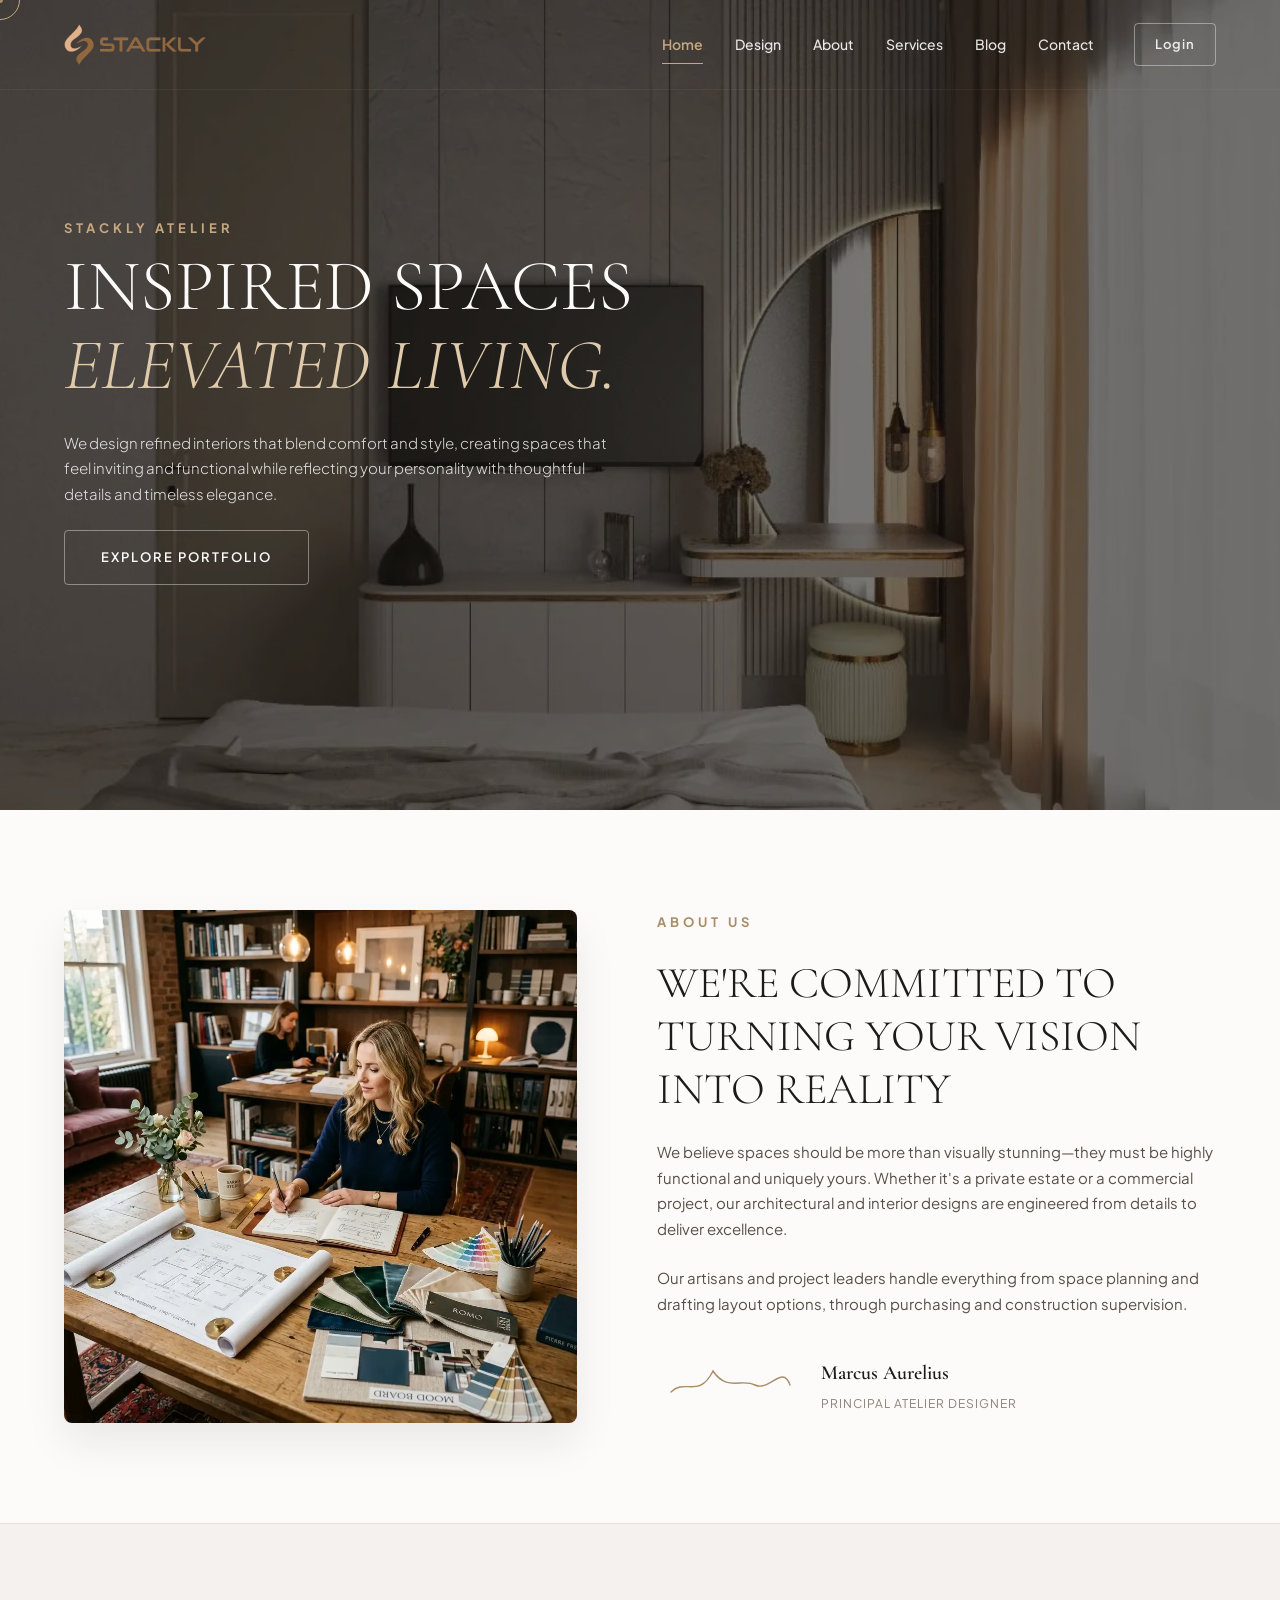
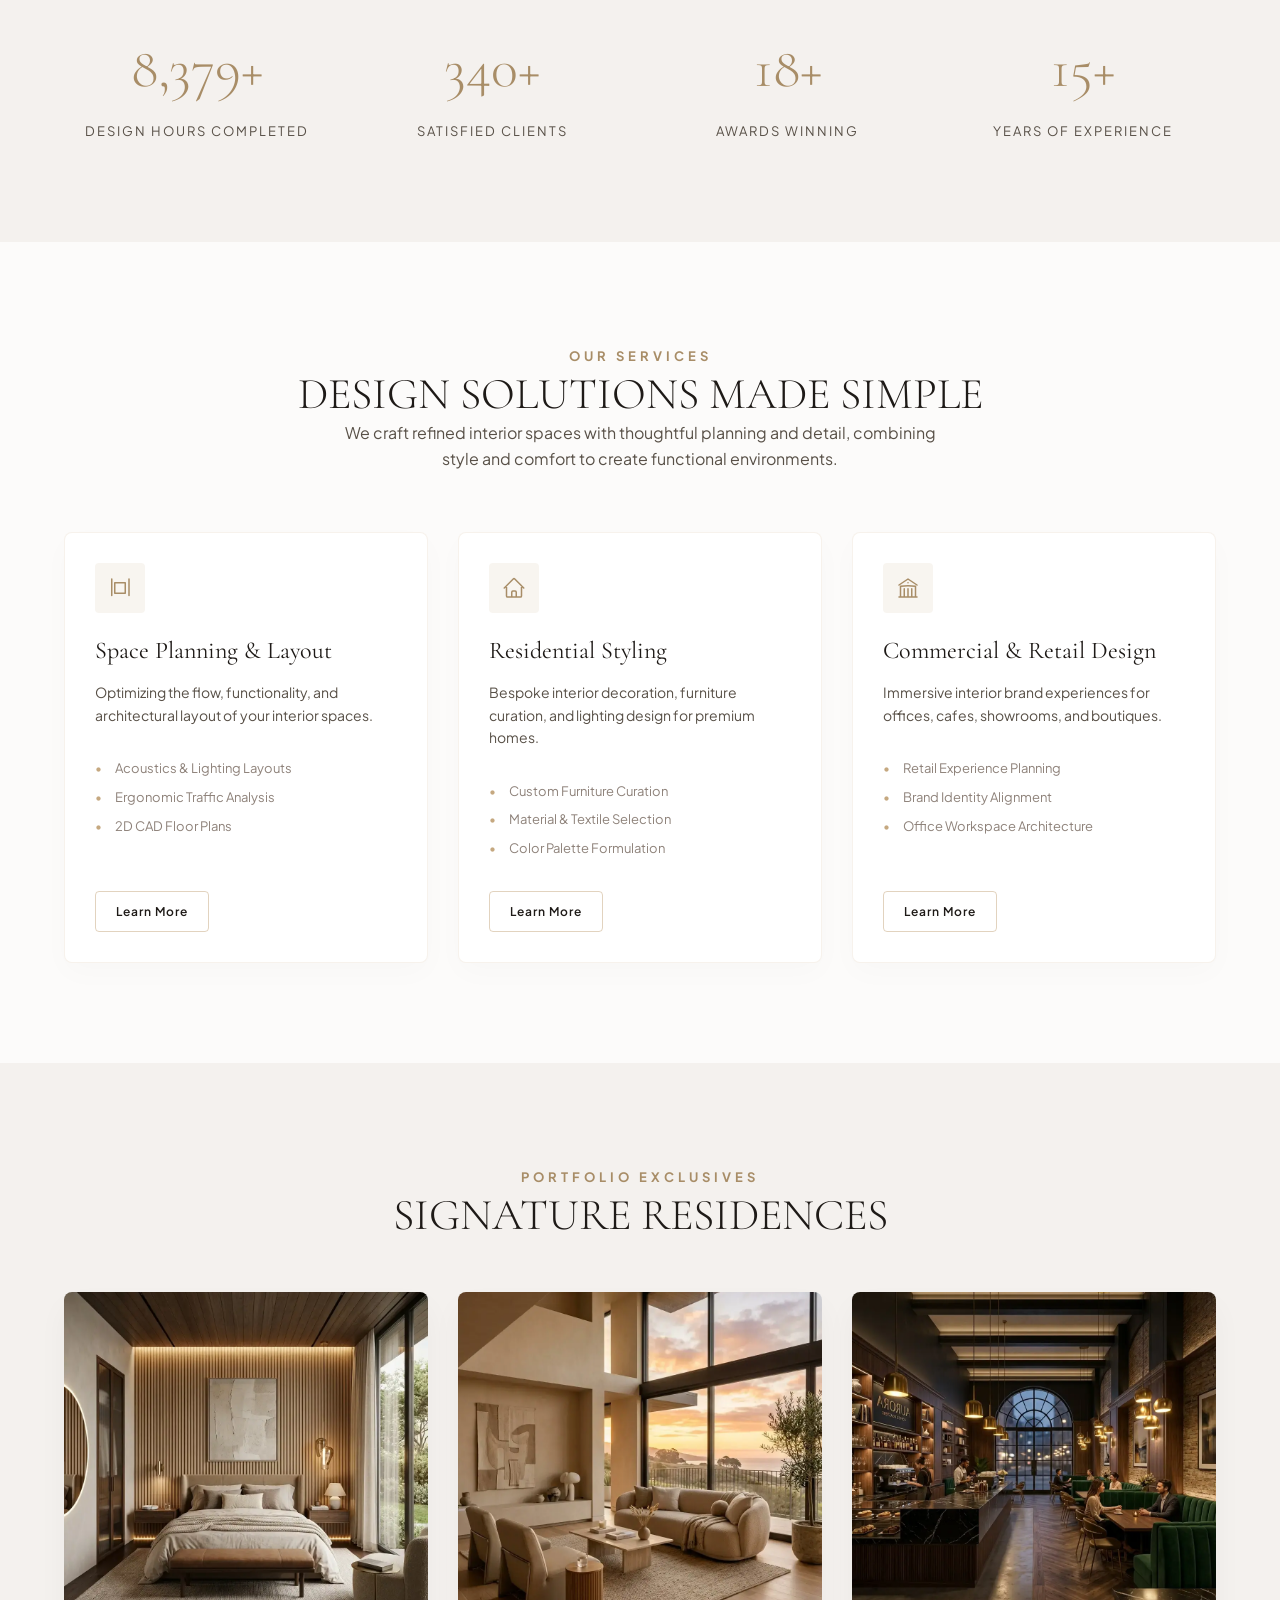
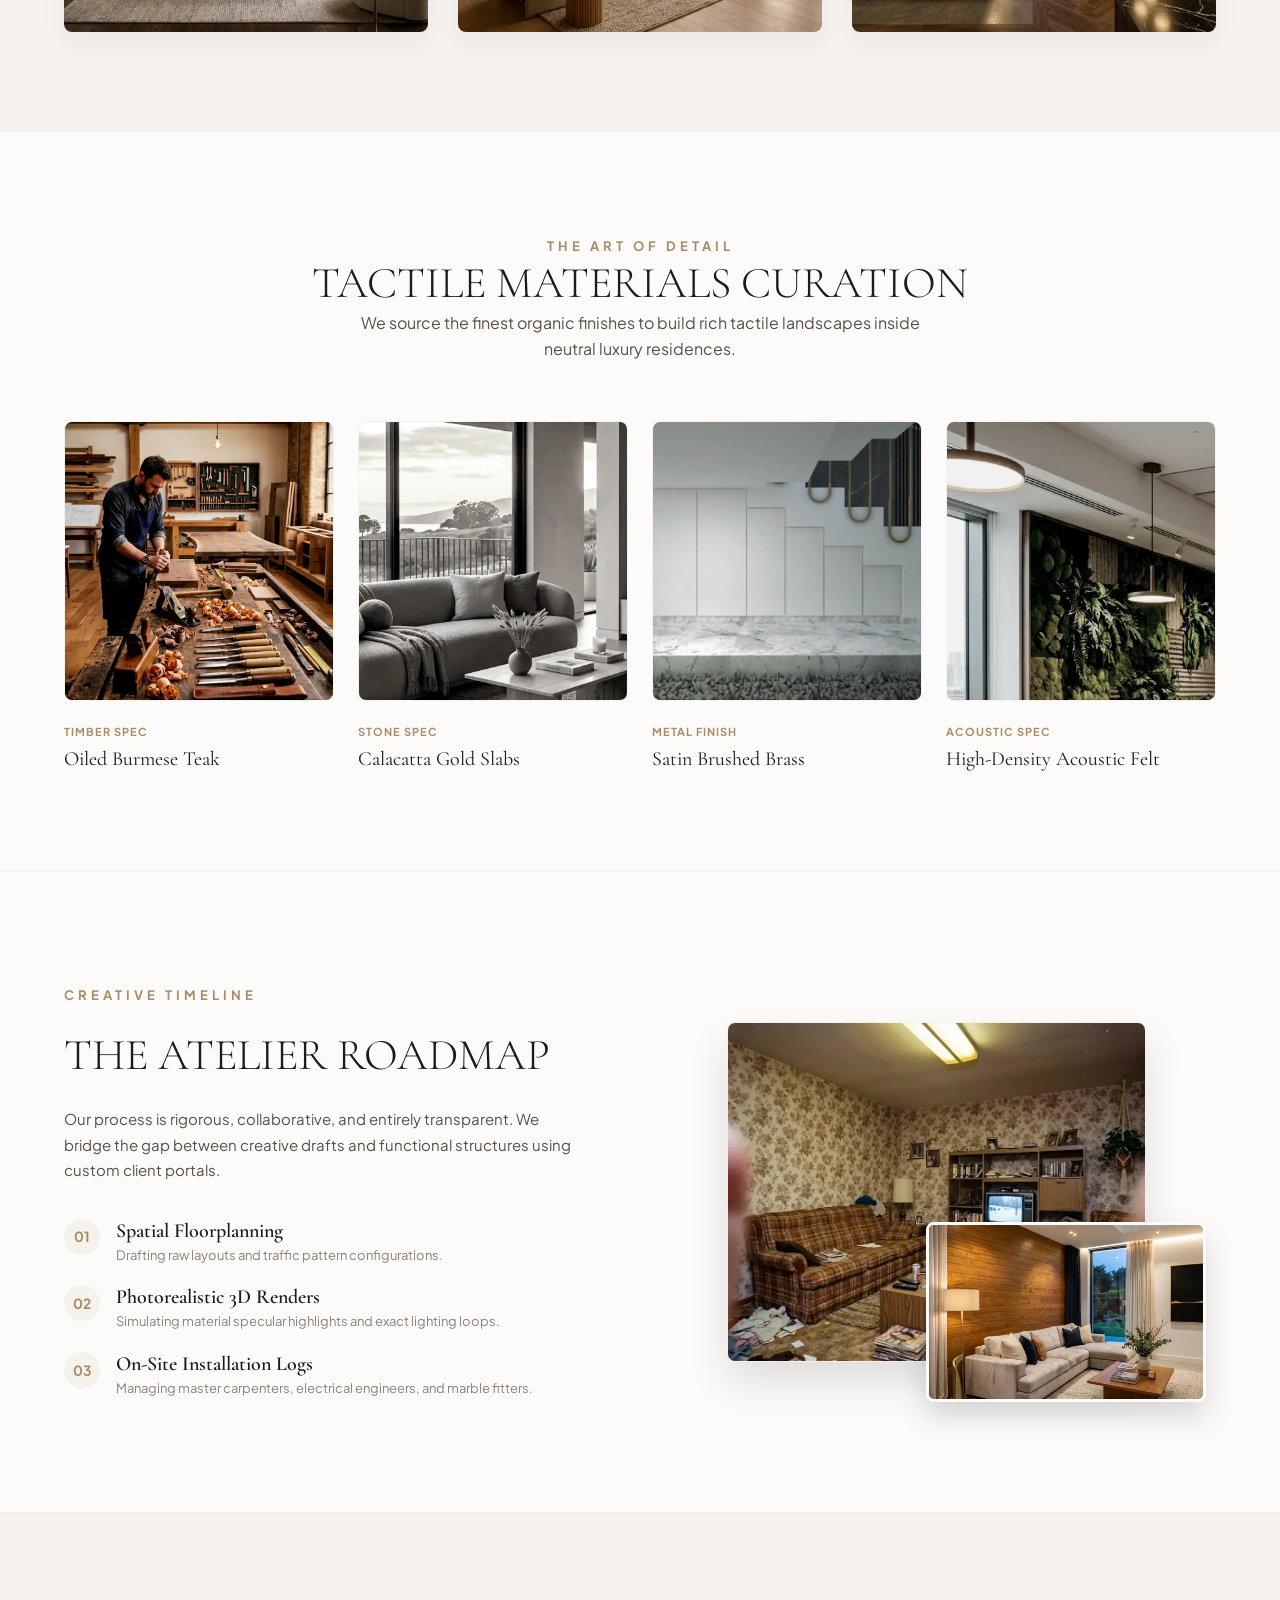
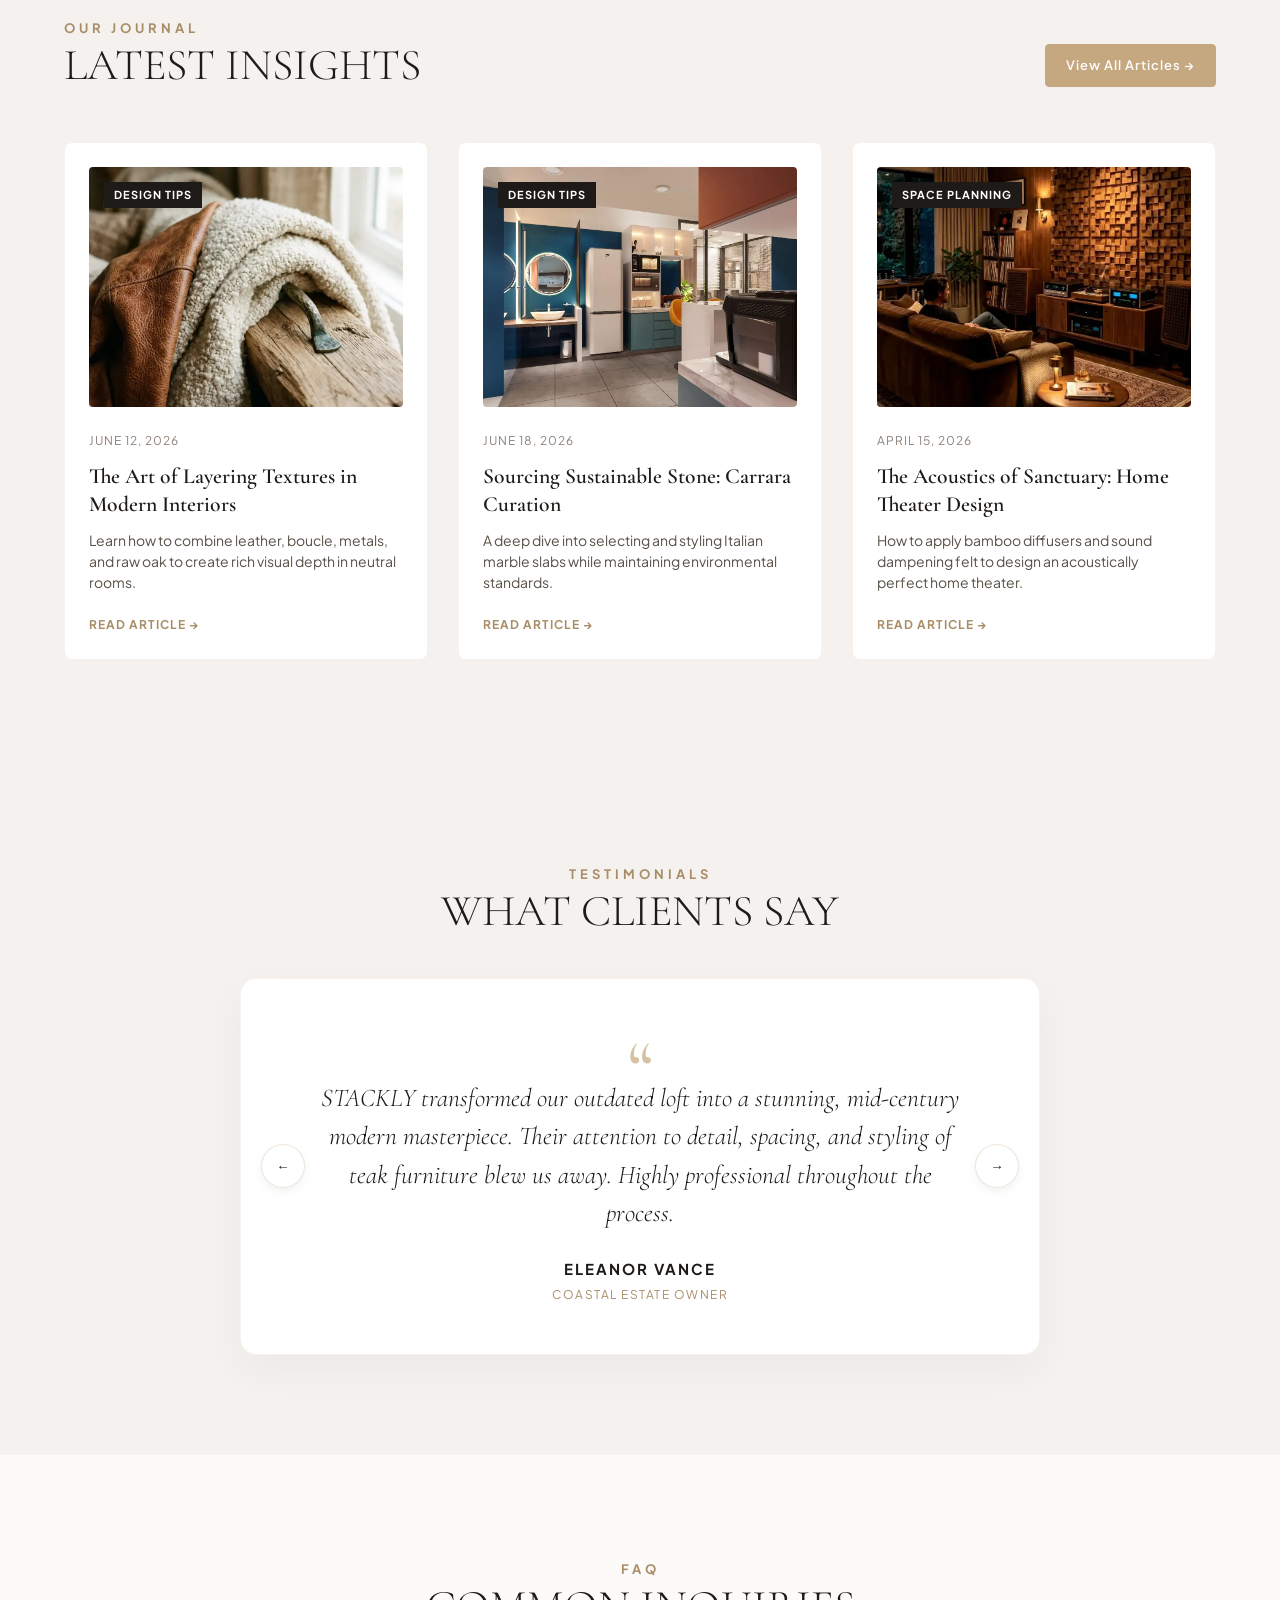
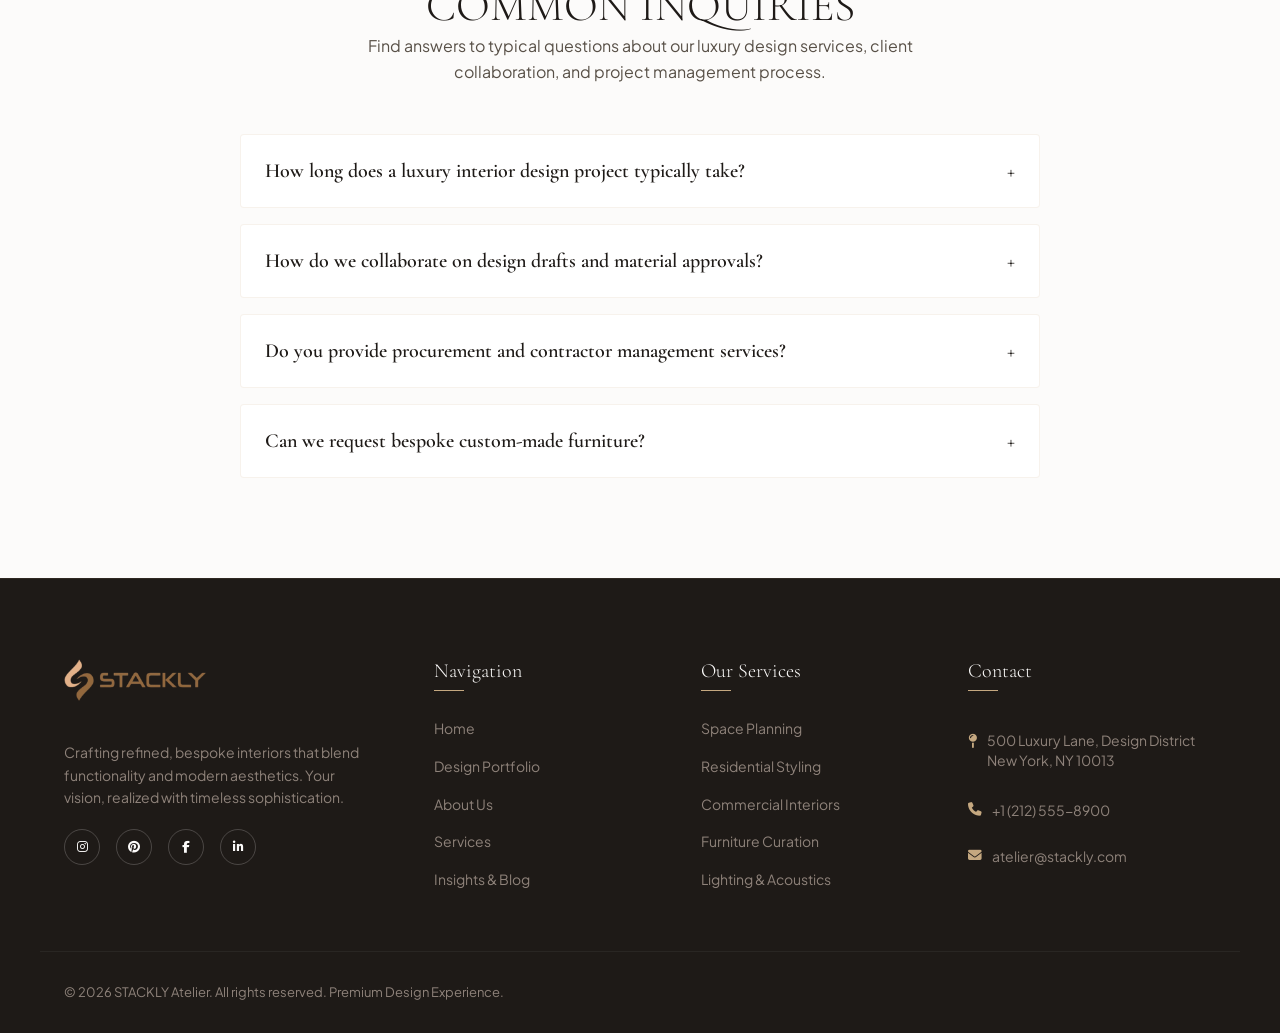
<file: index.html>
<!DOCTYPE html>
<html lang="en">
<head>
  <meta charset="UTF-8">
  <meta name="viewport" content="width=device-width, initial-scale=1.0">
  <title>Stackly | Premium Interior Design & Architecture</title>
  <!-- SEO Meta Tags -->
  <meta name="description" content="Stackly is a premium interior design and architecture studio. We turn your vision into inspired spaces and elevated living.">
  <meta name="keywords" content="interior design, luxury architecture, space planning, home styling, 3D rendering, custom furniture, residential design">
  
  <!-- Fonts -->
  <link rel="preconnect" href="https://fonts.googleapis.com">
  <link rel="preconnect" href="https://fonts.gstatic.com" crossorigin>
  <link href="https://fonts.googleapis.com/css2?family=Cormorant+Garamond:ital,wght@0,300;0,400;0,600;1,300&family=Plus+Jakarta+Sans:wght@300;400;500;600;700&display=swap" rel="stylesheet">
  
  <!-- FontAwesome Icons -->
  <link rel="stylesheet" href="https://cdnjs.cloudflare.com/ajax/libs/font-awesome/6.4.0/css/all.min.css">

  <!-- Stylesheets -->
  <link rel="stylesheet" href="./css/index.css">
  <link rel="stylesheet" href="./css/components.css">
  <link rel="stylesheet" href="./css/pages.css">
</head>
<body>

  <!-- Custom Luxury Cursor -->
  <div class="custom-cursor" id="customCursor"></div>
  <div class="custom-cursor-dot" id="customCursorDot"></div>

  <!-- Page Transition Curtain -->
  <!-- Page Transition Curtain -->
  <div class="page-curtain" id="pageCurtain">
    <div class="curtain-panel">
      <div class="curtain-loader">
        <img src="./assets/images/logo.webp" alt="Stackly Logo" class="curtain-logo">
        <div class="curtain-spinner"></div>
      </div>
    </div>
  </div>

  <!-- Main Navigation Bar -->
  <nav class="navbar" id="mainNavbar">
    <div class="nav-container">
      <a href="index.html" class="nav-logo" id="navLogo">
        <img src="./assets/images/logo.webp" alt="Stackly Logo" class="logo-img">
      </a>
      
      <button class="nav-toggle" id="navToggle" aria-label="Toggle navigation">
        <span class="bar"></span>
        <span class="bar"></span>
        <span class="bar"></span>
      </button>

      <div class="nav-menu" id="navMenu">
        <div class="nav-links">
          <a href="index.html" class="nav-link active">Home</a>
          <a href="design.html" class="nav-link">Design</a>
          <a href="about.html" class="nav-link">About</a>
          <a href="services.html" class="nav-link">Services</a>
          <a href="blog.html" class="nav-link">Blog</a>
          <a href="contact.html" class="nav-link">Contact</a>
        </div>
        <div class="nav-actions">
          <a href="login.html" class="nav-btn btn-login" id="loginNavBtn">Login</a>
        </div>
      </div>
    </div>
  </nav>

  <!-- ========================================== -->
  <!-- 9 CONTENT SECTIONS IN HOME PAGE            -->
  <!-- ========================================== -->

  <!-- SECTION 1: Hero Banner Section -->
  <header class="hero-slider-section">
    <div class="hero-bg-media">
      <img src="./assets/images/image-new-11.webp" alt="Luxury Interior Space">
    </div>
    
    <div class="container hero-content-overlay">
      <div class="hero-title-container reveal reveal-left active">
        <span class="hero-sub">STACKLY ATELIER</span>
        <h1 class="hero-title">INSPIRED SPACES<br><span>ELEVATED LIVING.</span></h1>
      </div>
      <p class="hero-desc reveal reveal-left delay-1 active">We design refined interiors that blend comfort and style, creating spaces that feel inviting and functional while reflecting your personality with thoughtful details and timeless elegance.</p>
      <div class="reveal reveal-left delay-2 active">
        <a href="design.html" class="btn btn-luxury"><span>Explore Portfolio</span></a>
      </div>
    </div>
  </header>

 

  <!-- SECTION 3: About Studio Section -->
  <section class="section-padding container">
    <div class="about-intro-grid">
      <div class="about-intro-media reveal reveal-left">
        <img src="./assets/images/about-intro.webp" alt="Interior Design Commitments">
      </div>
      <div class="about-intro-content reveal reveal-right">
        <span class="about-section-subtitle">ABOUT US</span>
        <h2 class="about-section-title">WE'RE COMMITTED TO TURNING YOUR VISION INTO REALITY</h2>
        <p class="about-intro-text">We believe spaces should be more than visually stunning—they must be highly functional and uniquely yours. Whether it's a private estate or a commercial project, our architectural and interior designs are engineered from details to deliver excellence.</p>
        <p class="about-intro-text">Our artisans and project leaders handle everything from space planning and drafting layout options, through purchasing and construction supervision.</p>
        
        <div class="about-signature-block">
          <svg viewBox="0 0 200 100" class="signature-svg">
            <path d="M20,60 C40,40 60,70 80,30 C100,60 120,40 140,50 C160,60 180,20 190,50" fill="none" stroke="currentColor" stroke-width="2" stroke-linecap="round"/>
          </svg>
          <div>
            <span class="signature-name">Marcus Aurelius</span>
            <span class="signature-title">Principal Atelier Designer</span>
          </div>
        </div>
      </div>
    </div>
  </section>

  <!-- SECTION 4: Animated Stats Tickers Section -->
  <section class="section-padding" style="background-color: var(--bg-secondary); border-top: 1px solid rgba(142, 132, 124, 0.15);">
    <div class="container reveal reveal-up">
      <div class="stats-counter-row" style="margin-top: 0; border-top: none; padding-top: 0;">
        <div class="stat-item" data-value="12500">
          <span class="stat-number" id="counter-hours">0+</span>
          <span class="stat-label">Design Hours Completed</span>
        </div>
        <div class="stat-item" data-value="340">
          <span class="stat-number" id="counter-clients">0+</span>
          <span class="stat-label">Satisfied Clients</span>
        </div>
        <div class="stat-item" data-value="18">
          <span class="stat-number" id="counter-awards">0+</span>
          <span class="stat-label">Awards Winning</span>
        </div>
        <div class="stat-item" data-value="15">
          <span class="stat-number" id="counter-years">0+</span>
          <span class="stat-label">Years of Experience</span>
        </div>
      </div>
    </div>
  </section>

  <!-- SECTION 5: Interactive Services Highlights Section -->
  <section class="section-padding container">
    <div style="text-align: center; margin-bottom: 60px;" class="reveal reveal-up">
      <span class="about-section-subtitle">OUR SERVICES</span>
      <h2 class="about-section-title">DESIGN SOLUTIONS MADE SIMPLE</h2>
      <p style="max-width: 600px; margin: 0 auto; color: var(--text-secondary);">We craft refined interior spaces with thoughtful planning and detail, combining style and comfort to create functional environments.</p>
    </div>
    <div class="services-grid" id="homeServicesGrid">
      <!-- Loading services markup dynamically or rendering static -->
      <div class="card-luxury service-card reveal reveal-up">
        <div class="service-icon-wrapper">
          <svg viewBox="0 0 24 24" fill="none" stroke="currentColor" stroke-width="1.5">
            <path stroke-linecap="round" stroke-linejoin="round" d="M3.75 3v16.5M21 3v16.5M6.75 6.75h10.5v10.5H6.75z" />
          </svg>
        </div>
        <h3 class="service-card-title">Space Planning & Layout</h3>
        <p class="service-card-desc">Optimizing the flow, functionality, and architectural layout of your interior spaces.</p>
        <ul class="service-features-list">
          <li>Acoustics & Lighting Layouts</li>
          <li>Ergonomic Traffic Analysis</li>
          <li>2D CAD Floor Plans</li>
        </ul>
        <a href="404.html" class="nav-btn btn-login" style="margin-top: auto; align-self: flex-start; font-size: 0.75rem;">Learn More</a>
      </div>

      <div class="card-luxury service-card reveal reveal-up delay-1">
        <div class="service-icon-wrapper">
          <svg viewBox="0 0 24 24" fill="none" stroke="currentColor" stroke-width="1.5">
            <path stroke-linecap="round" stroke-linejoin="round" d="M2.25 12l8.954-8.955c.44-.439 1.152-.439 1.591 0L21.75 12M4.5 9.75v10.125c0 .621.504 1.125 1.125 1.125H9.75v-4.875c0-.621.504-1.125 1.125-1.125h2.25c.621 0 1.125.504 1.125 1.125V21h4.125c.621 0 1.125-.504 1.125-1.125V9.75M8.25 21h8.25" />
          </svg>
        </div>
        <h3 class="service-card-title">Residential Styling</h3>
        <p class="service-card-desc">Bespoke interior decoration, furniture curation, and lighting design for premium homes.</p>
        <ul class="service-features-list">
          <li>Custom Furniture Curation</li>
          <li>Material & Textile Selection</li>
          <li>Color Palette Formulation</li>
        </ul>
        <a href="404.html" class="nav-btn btn-login" style="margin-top: auto; align-self: flex-start; font-size: 0.75rem;">Learn More</a>
      </div>

      <div class="card-luxury service-card reveal reveal-up delay-2">
        <div class="service-icon-wrapper">
          <svg viewBox="0 0 24 24" fill="none" stroke="currentColor" stroke-width="1.5">
            <path stroke-linecap="round" stroke-linejoin="round" d="M12 21v-8.25M15.75 21v-8.25M8.25 21v-8.25M3 9l9-6 9 6m-1.5 12V10.332A48.36 48.36 0 0012 9.75c-2.551 0-5.056.2-7.5.582V21M3 21h18M12 6.75h.008v.008H12V6.75z" />
          </svg>
        </div>
        <h3 class="service-card-title">Commercial & Retail Design</h3>
        <p class="service-card-desc">Immersive interior brand experiences for offices, cafes, showrooms, and boutiques.</p>
        <ul class="service-features-list">
          <li>Retail Experience Planning</li>
          <li>Brand Identity Alignment</li>
          <li>Office Workspace Architecture</li>
        </ul>
        <a href="404.html" class="nav-btn btn-login" style="margin-top: auto; align-self: flex-start; font-size: 0.75rem;">Learn More</a>
      </div>
    </div>
  </section>

  <!-- SECTION 6: Featured Projects Slider Section -->
  <section class="section-padding" style="background-color: var(--bg-secondary);">
    <div class="container">
      <div style="text-align: center; margin-bottom: 50px;" class="reveal reveal-up">
        <span class="about-section-subtitle">PORTFOLIO EXCLUSIVES</span>
        <h2 class="about-section-title">SIGNATURE RESIDENCES</h2>
      </div>

      <div class="projects-grid">
        <div class="project-card reveal reveal-up" onclick="location.href='design.html'">
          <div class="project-card-image">
            <img src="./assets/images/home-bedroom.webp" alt="Minimalist Bedroom">
          </div>
          <div class="project-overlay">
            <h3 class="p-card-title">Minimalist Master Bedroom</h3>
            <span class="p-card-cat">Residential - Completed</span>
          </div>
        </div>

        <div class="project-card reveal reveal-up delay-1" onclick="location.href='design.html'">
          <div class="project-card-image">
            <img src="./assets/images/home-livingroom.webp" alt="Mid-Century Villa">
          </div>
          <div class="project-overlay">
            <h3 class="p-card-title">Mid-Century Modern Villa</h3>
            <span class="p-card-cat">Residential - In Progress</span>
          </div>
        </div>

        <div class="project-card reveal reveal-up delay-2" onclick="location.href='design.html'">
          <div class="project-card-image">
            <img src="./assets/images/home-cafe.webp" alt="Espresso Cafe">
          </div>
          <div class="project-overlay">
            <h3 class="p-card-title">The Golden Bean Cafe</h3>
            <span class="p-card-cat">Commercial - Completed</span>
          </div>
        </div>
      </div>
    </div>
  </section>

 

  <!-- NEW SECTION A: Tactile Materials Curation -->
  <section class="section-padding container">
    <div style="text-align: center; margin-bottom: 60px;" class="reveal reveal-up">
      <span class="about-section-subtitle">THE ART OF DETAIL</span>
      <h2 class="about-section-title">TACTILE MATERIALS CURATION</h2>
      <p style="max-width: 600px; margin: 0 auto; color: var(--text-secondary);">We source the finest organic finishes to build rich tactile landscapes inside neutral luxury residences.</p>
    </div>
    
    <div class="materials-masonry-grid">
      <!-- Material 1 -->
      <div class="material-showcase-card reveal reveal-up" style="display:flex; flex-direction:column; gap:16px;">
        <div style="position:relative; overflow:hidden; border-radius:var(--border-radius-md); height:280px; border:1px solid rgba(197,168,128,0.12);">
          <img src="./assets/images/material-teak.webp" alt="Oiled Teak Wood" style="width:100%; height:100%; object-fit:cover; transition:transform 0.6s ease;" onmouseover="this.style.transform='scale(1.08)'" onmouseout="this.style.transform='scale(1)'">
        </div>
        <div>
          <span style="font-size:0.6875rem; font-weight:700; color:var(--accent-gold-dark); text-transform:uppercase; letter-spacing:1px;">Timber Spec</span>
          <h4 style="font-family:var(--font-heading); font-size:1.25rem; font-weight:400; margin-top:4px;">Oiled Burmese Teak</h4>
        </div>
      </div>
      
      <!-- Material 2 -->
      <div class="material-showcase-card reveal reveal-up delay-1" style="display:flex; flex-direction:column; gap:16px;">
        <div style="position:relative; overflow:hidden; border-radius:var(--border-radius-md); height:280px; border:1px solid rgba(197,168,128,0.12);">
          <img src="./assets/images/material-marble.webp" alt="Calacatta Gold Marble" style="width:100%; height:100%; object-fit:cover; transition:transform 0.6s ease;" onmouseover="this.style.transform='scale(1.08)'" onmouseout="this.style.transform='scale(1)'">
        </div>
        <div>
          <span style="font-size:0.6875rem; font-weight:700; color:var(--accent-gold-dark); text-transform:uppercase; letter-spacing:1px;">Stone Spec</span>
          <h4 style="font-family:var(--font-heading); font-size:1.25rem; font-weight:400; margin-top:4px;">Calacatta Gold Slabs</h4>
        </div>
      </div>

      <!-- Material 3 -->
      <div class="material-showcase-card reveal reveal-up delay-2" style="display:flex; flex-direction:column; gap:16px;">
        <div style="position:relative; overflow:hidden; border-radius:var(--border-radius-md); height:280px; border:1px solid rgba(197,168,128,0.12);">
          <img src="./assets/images/image-new-6.webp" alt="Brushed Brass Hardware" style="width:100%; height:100%; object-fit:cover; transition:transform 0.6s ease;" onmouseover="this.style.transform='scale(1.08)'" onmouseout="this.style.transform='scale(1)'">
        </div>
        <div>
          <span style="font-size:0.6875rem; font-weight:700; color:var(--accent-gold-dark); text-transform:uppercase; letter-spacing:1px;">Metal Finish</span>
          <h4 style="font-family:var(--font-heading); font-size:1.25rem; font-weight:400; margin-top:4px;">Satin Brushed Brass</h4>
        </div>
      </div>

      <!-- Material 4 -->
      <div class="material-showcase-card reveal reveal-up delay-3" style="display:flex; flex-direction:column; gap:16px;">
        <div style="position:relative; overflow:hidden; border-radius:var(--border-radius-md); height:280px; border:1px solid rgba(197,168,128,0.12);">
          <img src="./assets/images/material-felt.webp" alt="High-Density Acoustic Felt" style="width:100%; height:100%; object-fit:cover; transition:transform 0.6s ease;" onmouseover="this.style.transform='scale(1.08)'" onmouseout="this.style.transform='scale(1)'">
        </div>
        <div>
          <span style="font-size:0.6875rem; font-weight:700; color:var(--accent-gold-dark); text-transform:uppercase; letter-spacing:1px;">Acoustic Spec</span>
          <h4 style="font-family:var(--font-heading); font-size:1.25rem; font-weight:400; margin-top:4px;">High-Density Acoustic Felt</h4>
        </div>
      </div>
    </div>
  </section>

  

  <!-- NEW SECTION B: Creative Process Behind the Scenes -->
  <section class="section-padding" style="background-color: var(--bg-primary); border-top:1px solid rgba(197,168,128,0.15); border-bottom:1px solid rgba(197,168,128,0.15);">
    <div class="container">
      <div class="about-intro-grid">
        <!-- Left Side: Timeline -->
        <div class="reveal reveal-left" style="display:flex; flex-direction:column; gap:24px;">
          <span class="about-section-subtitle">CREATIVE TIMELINE</span>
          <h2 class="about-section-title">THE ATELIER ROADMAP</h2>
          <p style="font-size:0.9375rem; color:var(--text-secondary); line-height:1.7;">Our process is rigorous, collaborative, and entirely transparent. We bridge the gap between creative drafts and functional structures using custom client portals.</p>
          
          <div style="display:flex; flex-direction:column; gap:20px; margin-top:12px;">
            <div style="display:flex; gap:16px; align-items:start;">
              <span style="background-color:var(--accent-gold-trans); color:var(--accent-gold-dark); font-weight:700; width:36px; height:36px; border-radius:50%; display:flex; align-items:center; justify-content:center; flex-shrink:0; font-size:0.875rem;">01</span>
              <div>
                <h4 style="font-family:var(--font-heading); font-size:1.25rem; font-weight:600;">Spatial Floorplanning</h4>
                <p style="font-size:0.8125rem; color:var(--text-light); margin-top:2px;">Drafting raw layouts and traffic pattern configurations.</p>
              </div>
            </div>
            <div style="display:flex; gap:16px; align-items:start;">
              <span style="background-color:var(--accent-gold-trans); color:var(--accent-gold-dark); font-weight:700; width:36px; height:36px; border-radius:50%; display:flex; align-items:center; justify-content:center; flex-shrink:0; font-size:0.875rem;">02</span>
              <div>
                <h4 style="font-family:var(--font-heading); font-size:1.25rem; font-weight:600;">Photorealistic 3D Renders</h4>
                <p style="font-size:0.8125rem; color:var(--text-light); margin-top:2px;">Simulating material specular highlights and exact lighting loops.</p>
              </div>
            </div>
            <div style="display:flex; gap:16px; align-items:start;">
              <span style="background-color:var(--accent-gold-trans); color:var(--accent-gold-dark); font-weight:700; width:36px; height:36px; border-radius:50%; display:flex; align-items:center; justify-content:center; flex-shrink:0; font-size:0.875rem;">03</span>
              <div>
                <h4 style="font-family:var(--font-heading); font-size:1.25rem; font-weight:600;">On-Site Installation Logs</h4>
                <p style="font-size:0.8125rem; color:var(--text-light); margin-top:2px;">Managing master carpenters, electrical engineers, and marble fitters.</p>
              </div>
            </div>
          </div>
        </div>

        <!-- Right Side: Overlapping Images Layout -->
        <div class="reveal reveal-right" style="position:relative; height:440px; display:flex; align-items:center; justify-content:center;">
          <!-- Main Large Image -->
          <div style="width:75%; height:340px; border-radius:var(--border-radius-md); overflow:hidden; box-shadow:0 20px 40px rgba(0,0,0,0.12); border:1px solid rgba(197,168,128,0.15);">
            <img src="./assets/images/before-livingroom.webp" alt="Concept Design Sketch" style="width:100%; height:100%; object-fit:cover;">
          </div>
          <!-- Floating Overlapping Image -->
          <div style="position:absolute; bottom:10px; right:10px; width:50%; height:180px; border-radius:var(--border-radius-md); overflow:hidden; box-shadow:0 15px 30px rgba(0,0,0,0.15); border:3px solid var(--bg-primary);">
            <img src="./assets/images/after-livingroom.webp" alt="Finished Villa" style="width:100%; height:100%; object-fit:cover;">
          </div>
        </div>
      </div>
    </div>
  </section>

  <!-- SECTION 9: Insights & Blog Preview -->
  <section class="section-padding" style="background-color: var(--bg-secondary); border-top: 1px solid rgba(197,168,128,0.15);">
    <div class="container">
      <div style="display: flex; justify-content: space-between; align-items: flex-end; margin-bottom: 50px;" class="reveal reveal-up">
        <div>
          <span class="about-section-subtitle">OUR JOURNAL</span>
          <h2 class="about-section-title" style="margin-bottom: 0;">LATEST INSIGHTS</h2>
        </div>
        <a href="blog.html" class="nav-btn btn-cta" style="margin-bottom: 5px;">View All Articles →</a>
      </div>

      <div class="blog-preview-grid">
        <!-- Card 1 -->
        <div class="blog-preview-card reveal reveal-up" onclick="location.href='blog.html'">
          <div class="blog-preview-img-wrap" style="position: relative; overflow: hidden; height: 240px; border-radius: var(--border-radius-sm);">
            <img src="./assets/images/home-blog-textures.webp" alt="Layering Textures" style="width: 100%; height: 100%; object-fit: cover; transition: transform 0.6s ease;">
            <span class="blog-preview-cat" style="position: absolute; top: 15px; left: 15px; background-color: var(--text-primary); color: var(--bg-white); padding: 4px 10px; font-size: 0.6875rem; text-transform: uppercase; font-weight: 700; letter-spacing: 1px;">Design Tips</span>
          </div>
          <div style="padding: 24px 0 0 0; display: flex; flex-direction: column; gap: 12px;">
            <span class="blog-preview-date" style="font-size: 0.75rem; color: var(--text-light); text-transform: uppercase; letter-spacing: 1px;">June 12, 2026</span>
            <h3 class="blog-preview-title" style="font-family: var(--font-heading); font-size: 1.35rem; font-weight: 600; line-height: 1.3; color: var(--text-primary);">The Art of Layering Textures in Modern Interiors</h3>
            <p style="font-size: 0.875rem; color: var(--text-secondary); line-height: 1.5; margin-bottom: 10px;">Learn how to combine leather, boucle, metals, and raw oak to create rich visual depth in neutral rooms.</p>
            <a href="404.html" style="font-size: 0.75rem; font-weight: 700; text-transform: uppercase; color: var(--accent-gold-dark); display: inline-flex; align-items: center; gap: 4px; letter-spacing: 1px;">Read Article →</a>
          </div>
        </div>
        
        <!-- Card 2 -->
        <div class="blog-preview-card reveal reveal-up delay-1" onclick="location.href='blog.html'">
          <div class="blog-preview-img-wrap" style="position: relative; overflow: hidden; height: 240px; border-radius: var(--border-radius-sm);">
            <img src="./assets/images/image-new-9.webp" alt="Sourcing Carrara Marble" style="width: 100%; height: 100%; object-fit: cover; transition: transform 0.6s ease;">
            <span class="blog-preview-cat" style="position: absolute; top: 15px; left: 15px; background-color: var(--text-primary); color: var(--bg-white); padding: 4px 10px; font-size: 0.6875rem; text-transform: uppercase; font-weight: 700; letter-spacing: 1px;">Design Tips</span>
          </div>
          <div style="padding: 24px 0 0 0; display: flex; flex-direction: column; gap: 12px;">
            <span class="blog-preview-date" style="font-size: 0.75rem; color: var(--text-light); text-transform: uppercase; letter-spacing: 1px;">June 18, 2026</span>
            <h3 class="blog-preview-title" style="font-family: var(--font-heading); font-size: 1.35rem; font-weight: 600; line-height: 1.3; color: var(--text-primary);">Sourcing Sustainable Stone: Carrara Curation</h3>
            <p style="font-size: 0.875rem; color: var(--text-secondary); line-height: 1.5; margin-bottom: 10px;">A deep dive into selecting and styling Italian marble slabs while maintaining environmental standards.</p>
            <a href="404.html" style="font-size: 0.75rem; font-weight: 700; text-transform: uppercase; color: var(--accent-gold-dark); display: inline-flex; align-items: center; gap: 4px; letter-spacing: 1px;">Read Article →</a>
          </div>
        </div>

        <!-- Card 3 -->
        <div class="blog-preview-card reveal reveal-up delay-2" onclick="location.href='blog.html'">
          <div class="blog-preview-img-wrap" style="position: relative; overflow: hidden; height: 240px; border-radius: var(--border-radius-sm);">
            <img src="./assets/images/home-blog-theater.webp" alt="Home Theater Design" style="width: 100%; height: 100%; object-fit: cover; transition: transform 0.6s ease;">
            <span class="blog-preview-cat" style="position: absolute; top: 15px; left: 15px; background-color: var(--text-primary); color: var(--bg-white); padding: 4px 10px; font-size: 0.6875rem; text-transform: uppercase; font-weight: 700; letter-spacing: 1px;">Space Planning</span>
          </div>
          <div style="padding: 24px 0 0 0; display: flex; flex-direction: column; gap: 12px;">
            <span class="blog-preview-date" style="font-size: 0.75rem; color: var(--text-light); text-transform: uppercase; letter-spacing: 1px;">April 15, 2026</span>
            <h3 class="blog-preview-title" style="font-family: var(--font-heading); font-size: 1.35rem; font-weight: 600; line-height: 1.3; color: var(--text-primary);">The Acoustics of Sanctuary: Home Theater Design</h3>
            <p style="font-size: 0.875rem; color: var(--text-secondary); line-height: 1.5; margin-bottom: 10px;">How to apply bamboo diffusers and sound dampening felt to design an acoustically perfect home theater.</p>
            <a href="404.html" style="font-size: 0.75rem; font-weight: 700; text-transform: uppercase; color: var(--accent-gold-dark); display: inline-flex; align-items: center; gap: 4px; letter-spacing: 1px;">Read Article →</a>
          </div>
        </div>
      </div>
    </div>
  </section>

  <!-- SECTION 8: Client Testimonials Carousel Section -->
  <section class="section-padding testimonials-section" style="background-color: var(--bg-secondary);">
    <div class="container">
      <div style="text-align: center; margin-bottom: 40px;" class="reveal reveal-up">
        <span class="about-section-subtitle">TESTIMONIALS</span>
        <h2 class="about-section-title">WHAT CLIENTS SAY</h2>
      </div>

      <div class="testimonial-slider reveal reveal-scale">
        <div class="testimonial-slide active">
          <span class="quote-icon">“</span>
          <p class="testimonial-quote">STACKLY transformed our outdated loft into a stunning, mid-century modern masterpiece. Their attention to detail, spacing, and styling of teak furniture blew us away. Highly professional throughout the process.</p>
          <span class="testimonial-author">Eleanor Vance</span>
          <span class="testimonial-role">Coastal Estate Owner</span>
        </div>

        <div class="testimonial-slide">
          <span class="quote-icon">“</span>
          <p class="testimonial-quote">The space planning for our showroom cafe was completed on time and well under budget. Marcus and his crew designed custom lighting loops that have become our trademark style online.</p>
          <span class="testimonial-author">Aroma Hospitality</span>
          <span class="testimonial-role">Commercial Cafe Founders</span>
        </div>

        <div class="testimonial-slide">
          <span class="quote-icon">“</span>
          <p class="testimonial-quote">Working with them was an absolute pleasure. Their user dashboard allowed us to view spatial drafts and approve design variations instantly from our phones. True luxury service!</p>
          <span class="testimonial-author">John Smith</span>
          <span class="testimonial-role">Urban Apartment Owner</span>
        </div>

        <div class="slider-controls">
          <button class="slider-arrow" id="prevTestimonial">←</button>
          <button class="slider-arrow" id="nextTestimonial">→</button>
        </div>
      </div>
    </div>
  </section>

  <!-- SECTION 10: Frequently Asked Questions -->
  <section class="section-padding container">
    <div style="text-align: center; margin-bottom: 50px;" class="reveal reveal-up">
      <span class="about-section-subtitle">FAQ</span>
      <h2 class="about-section-title">COMMON INQUIRIES</h2>
      <p style="max-width: 600px; margin: 0 auto; color: var(--text-secondary);">Find answers to typical questions about our luxury design services, client collaboration, and project management process.</p>
    </div>

    <div class="faq-accordion-wrapper reveal reveal-up" style="max-width: 800px; margin: 0 auto; display: flex; flex-direction: column; gap: 16px;">
      <!-- FAQ Item 1 -->
      <div class="faq-item" style="border: 1px solid rgba(197, 168, 128, 0.15); border-radius: var(--border-radius-sm); background-color: var(--bg-white); transition: all 0.3s ease;">
        <button class="faq-question" style="width: 100%; display: flex; justify-content: space-between; align-items: center; padding: 24px; font-family: var(--font-heading); font-size: 1.25rem; font-weight: 600; text-align: left; background: none; border: none; color: var(--text-primary); cursor: pointer;">
          <span>How long does a luxury interior design project typically take?</span>
          <span class="faq-icon" style="font-size: 1.25rem; font-weight: 300; transition: transform 0.3s ease;">+</span>
        </button>
        <div class="faq-answer-container" style="max-height: 0; overflow: hidden; transition: max-height 0.4s cubic-bezier(0.16, 1, 0.3, 1);">
          <p class="faq-answer" style="padding: 0 24px 24px 24px; font-size: 0.9375rem; color: var(--text-secondary); line-height: 1.6; margin: 0;">
            A whole-home transformation typically takes 4 to 8 months. This timeline accounts for conceptual design sketches, 3D photorealistic renderings, material sourcing, structural approvals, custom carpentry fabrication, and final on-site installation. Smaller single-room styling projects can be completed in 6 to 10 weeks.
          </p>
        </div>
      </div>

      <!-- FAQ Item 2 -->
      <div class="faq-item" style="border: 1px solid rgba(197, 168, 128, 0.15); border-radius: var(--border-radius-sm); background-color: var(--bg-white); transition: all 0.3s ease;">
        <button class="faq-question" style="width: 100%; display: flex; justify-content: space-between; align-items: center; padding: 24px; font-family: var(--font-heading); font-size: 1.25rem; font-weight: 600; text-align: left; background: none; border: none; color: var(--text-primary); cursor: pointer;">
          <span>How do we collaborate on design drafts and material approvals?</span>
          <span class="faq-icon" style="font-size: 1.25rem; font-weight: 300; transition: transform 0.3s ease;">+</span>
        </button>
        <div class="faq-answer-container" style="max-height: 0; overflow: hidden; transition: max-height 0.4s cubic-bezier(0.16, 1, 0.3, 1);">
          <p class="faq-answer" style="padding: 0 24px 24px 24px; font-size: 0.9375rem; color: var(--text-secondary); line-height: 1.6; margin: 0;">
            We offer an immersive digital experience through our custom user dashboard. Clients can log in to view layout proposals, review 3D renders, track budget invoices, and download blueprints. You can approve or request changes on materials, color palettes, and furniture schedules directly from your phone.
          </p>
        </div>
      </div>

      <!-- FAQ Item 3 -->
      <div class="faq-item" style="border: 1px solid rgba(197, 168, 128, 0.15); border-radius: var(--border-radius-sm); background-color: var(--bg-white); transition: all 0.3s ease;">
        <button class="faq-question" style="width: 100%; display: flex; justify-content: space-between; align-items: center; padding: 24px; font-family: var(--font-heading); font-size: 1.25rem; font-weight: 600; text-align: left; background: none; border: none; color: var(--text-primary); cursor: pointer;">
          <span>Do you provide procurement and contractor management services?</span>
          <span class="faq-icon" style="font-size: 1.25rem; font-weight: 300; transition: transform 0.3s ease;">+</span>
        </button>
        <div class="faq-answer-container" style="max-height: 0; overflow: hidden; transition: max-height 0.4s cubic-bezier(0.16, 1, 0.3, 1);">
          <p class="faq-answer" style="padding: 0 24px 24px 24px; font-size: 0.9375rem; color: var(--text-secondary); line-height: 1.6; margin: 0;">
            Yes, we provide complete end-to-end procurement and construction supervision. We work with our trusted network of master craftsmen, carpenters, and contractors to execute designs flawlessly. We inspect joinery alignments, structural placements, and finishes on-site daily, so you do not have to worry about managing builders.
          </p>
        </div>
      </div>

      <!-- FAQ Item 4 -->
      <div class="faq-item" style="border: 1px solid rgba(197, 168, 128, 0.15); border-radius: var(--border-radius-sm); background-color: var(--bg-white); transition: all 0.3s ease;">
        <button class="faq-question" style="width: 100%; display: flex; justify-content: space-between; align-items: center; padding: 24px; font-family: var(--font-heading); font-size: 1.25rem; font-weight: 600; text-align: left; background: none; border: none; color: var(--text-primary); cursor: pointer;">
          <span>Can we request bespoke custom-made furniture?</span>
          <span class="faq-icon" style="font-size: 1.25rem; font-weight: 300; transition: transform 0.3s ease;">+</span>
        </button>
        <div class="faq-answer-container" style="max-height: 0; overflow: hidden; transition: max-height 0.4s cubic-bezier(0.16, 1, 0.3, 1);">
          <p class="faq-answer" style="padding: 0 24px 24px 24px; font-size: 0.9375rem; color: var(--text-secondary); line-height: 1.6; margin: 0;">
            Absolutely. Custom millwork and furniture design are the signature of Stackly. We design and build bespoke cabinetry, entertainment units, floating teak panel walls, and custom upholstered beds in our private Design District workshop, selecting timbers and metal trim to match your exact home concept.
          </p>
        </div>
      </div>
    </div>
  </section>

  <!-- Shared Footer -->
  <footer class="footer">
    <div class="footer-container">
      <div class="footer-brand">
        <div class="footer-logo" style="margin-bottom: 20px;">
          <a href="index.html" style="display: inline-block;"><img src="./assets/images/logo.webp" alt="Stackly Logo" class="logo-img"></a>
        </div>
        <p class="footer-desc">Crafting refined, bespoke interiors that blend functionality and modern aesthetics. Your vision, realized with timeless sophistication.</p>
        <div class="social-links">
          <a href="404.html" aria-label="Instagram"><i class="fa-brands fa-instagram"></i></a>
          <a href="404.html" aria-label="Pinterest"><i class="fa-brands fa-pinterest"></i></a>
          <a href="404.html" aria-label="Facebook"><i class="fa-brands fa-facebook-f"></i></a>
          <a href="404.html" aria-label="LinkedIn"><i class="fa-brands fa-linkedin-in"></i></a>
        </div>
      </div>

      <div class="footer-links">
        <h4 class="footer-title">Navigation</h4>
        <ul>
          <li><a href="index.html">Home</a></li>
          <li><a href="design.html">Design Portfolio</a></li>
          <li><a href="about.html">About Us</a></li>
          <li><a href="services.html">Services</a></li>
          <li><a href="blog.html">Insights & Blog</a></li>
        </ul>
      </div>

      <div class="footer-links">
        <h4 class="footer-title">Our Services</h4>
        <ul>
          <li><a href="services.html">Space Planning</a></li>
          <li><a href="services.html">Residential Styling</a></li>
          <li><a href="services.html">Commercial Interiors</a></li>
          <li><a href="services.html">Furniture Curation</a></li>
          <li><a href="services.html">Lighting & Acoustics</a></li>
        </ul>
      </div>

      <div class="footer-contact">
        <h4 class="footer-title">Contact</h4>
        <p class="contact-info" style="display: flex; align-items: flex-start; gap: 10px; margin-bottom: 12px; line-height: 1.4;">
          <i class="fa-solid fa-map-pin" style="color: var(--accent-gold); margin-top: 3px;"></i>
          <span>500 Luxury Lane, Design District<br>New York, NY 10013</span>
        </p>
        <p class="contact-info" style="display: flex; align-items: center; gap: 10px; margin-bottom: 8px;">
          <i class="fa-solid fa-phone" style="color: var(--accent-gold); font-size: 0.85rem;"></i>
          <span>+1 (212) 555-8900</span>
        </p>
        <p class="contact-info" style="display: flex; align-items: center; gap: 10px;">
          <i class="fa-solid fa-envelope" style="color: var(--accent-gold); font-size: 0.85rem;"></i>
          <a href="mailto:atelier@stackly.com" style="color: inherit; text-decoration: none; transition: color 0.3s ease;" onmouseover="this.style.color='var(--accent-gold)'" onmouseout="this.style.color='inherit'">atelier@stackly.com</a>
        </p>
      </div>
    </div>
    <div class="footer-bottom">
      <p>&copy; 2026 STACKLY Atelier. All rights reserved. Premium Design Experience.</p>
    </div>
  </footer>

  <!-- Scripts -->
  <script type="module" src="js/app.js"></script>
  <script type="module">
    // Stats and Testimonials specific logic for static HTML
    import db from './js/data.js';

    document.addEventListener("DOMContentLoaded", () => {
      // Setup dynamic log button based on auth state
      const user = db.getCurrentUser();
      const loginBtn = document.getElementById("loginNavBtn");
      if (loginBtn && user) {
        loginBtn.textContent = "Dashboard";
        loginBtn.setAttribute("href", user.role === 'admin' ? "dashboard-admin.html" : "dashboard-user.html");
        loginBtn.classList.add("btn-cta");
        loginBtn.classList.remove("btn-login");
      }

      // Column clicks
      const columns = document.querySelectorAll(".hero-service-col");
      columns.forEach(col => {
        col.addEventListener("click", () => {
          const target = col.getAttribute("data-target");
          if (target) location.href = target;
        });
      });

      // Stats Counters
      const hoursEl = document.getElementById("counter-hours");
      const clientsEl = document.getElementById("counter-clients");
      const awardsEl = document.getElementById("counter-awards");
      const yearsEl = document.getElementById("counter-years");

      const animateNumber = (element, targetValue, duration) => {
        if (!element) return;
        let startValue = 0;
        const stepTime = Math.abs(Math.floor(duration / targetValue));
        const finalStep = Math.max(stepTime, 10);
        const increment = Math.ceil(targetValue / (duration / finalStep));

        const timer = setInterval(() => {
          startValue += increment;
          if (startValue >= targetValue) {
            element.textContent = targetValue.toLocaleString() + "+";
            clearInterval(timer);
          } else {
            element.textContent = startValue.toLocaleString() + "+";
          }
        }, finalStep);
      };

      const observer = new IntersectionObserver((entries) => {
        entries.forEach(entry => {
          if (entry.isIntersecting) {
            animateNumber(hoursEl, 12500, 2000);
            animateNumber(clientsEl, 340, 1500);
            animateNumber(awardsEl, 18, 1000);
            animateNumber(yearsEl, 15, 1000);
            observer.unobserve(entry.target);
          }
        });
      }, { threshold: 0.1 });

      const statsRow = document.querySelector(".stats-counter-row");
      if (statsRow) observer.observe(statsRow);

      // Slider logic
      const slides = document.querySelectorAll(".testimonial-slide");
      const prevBtn = document.getElementById("prevTestimonial");
      const nextBtn = document.getElementById("nextTestimonial");
      if (slides.length && prevBtn && nextBtn) {
        let currentIndex = 0;
        const showSlide = (index) => {
          slides.forEach(slide => slide.classList.remove("active"));
          slides[index].classList.add("active");
        };
        prevBtn.addEventListener("click", () => {
          currentIndex = (currentIndex - 1 + slides.length) % slides.length;
          showSlide(currentIndex);
        });
        nextBtn.addEventListener("click", () => {
          currentIndex = (currentIndex + 1) % slides.length;
          showSlide(currentIndex);
        });
      }

      // Video Mockup Interaction
      const videoWrapper = document.querySelector(".video-mockup-wrapper");
      if (videoWrapper) {
        videoWrapper.addEventListener("mouseenter", () => {
          const play = videoWrapper.querySelector(".play-btn-circle");
          if (play) play.style.transform = "scale(1.15) rotate(360deg)";
        });
        videoWrapper.addEventListener("mouseleave", () => {
          const play = videoWrapper.querySelector(".play-btn-circle");
          if (play) play.style.transform = "none";
        });
        videoWrapper.addEventListener("click", () => {
          alert("Playing interactive walkthrough tour...");
        });
      }

      // Newsletter
      const form = document.getElementById("newsletterForm");
      const msg = document.getElementById("newsMsg");
      if (form && msg) {
        form.addEventListener("submit", (e) => {
          e.preventDefault();
          form.style.display = "none";
          msg.style.display = "block";
        });
      }

      // FAQ Accordion Toggling
      const faqQuestions = document.querySelectorAll(".faq-question");
      faqQuestions.forEach(btn => {
        btn.addEventListener("click", () => {
          const item = btn.parentElement;
          const answerContainer = item.querySelector(".faq-answer-container");
          const icon = btn.querySelector(".faq-icon");
          
          const isOpen = item.classList.contains("active");
          
          // Close all other FAQ items first
          document.querySelectorAll(".faq-item").forEach(faq => {
            faq.classList.remove("active");
            faq.querySelector(".faq-answer-container").style.maxHeight = "0px";
            faq.querySelector(".faq-icon").textContent = "+";
            faq.querySelector(".faq-icon").style.transform = "none";
          });
          
          if (!isOpen) {
            item.classList.add("active");
            answerContainer.style.maxHeight = answerContainer.scrollHeight + "px";
            icon.textContent = "−";
            icon.style.transform = "rotate(180deg)";
          }
        });
      });
    });
  </script>
</body>
</html>
</file>
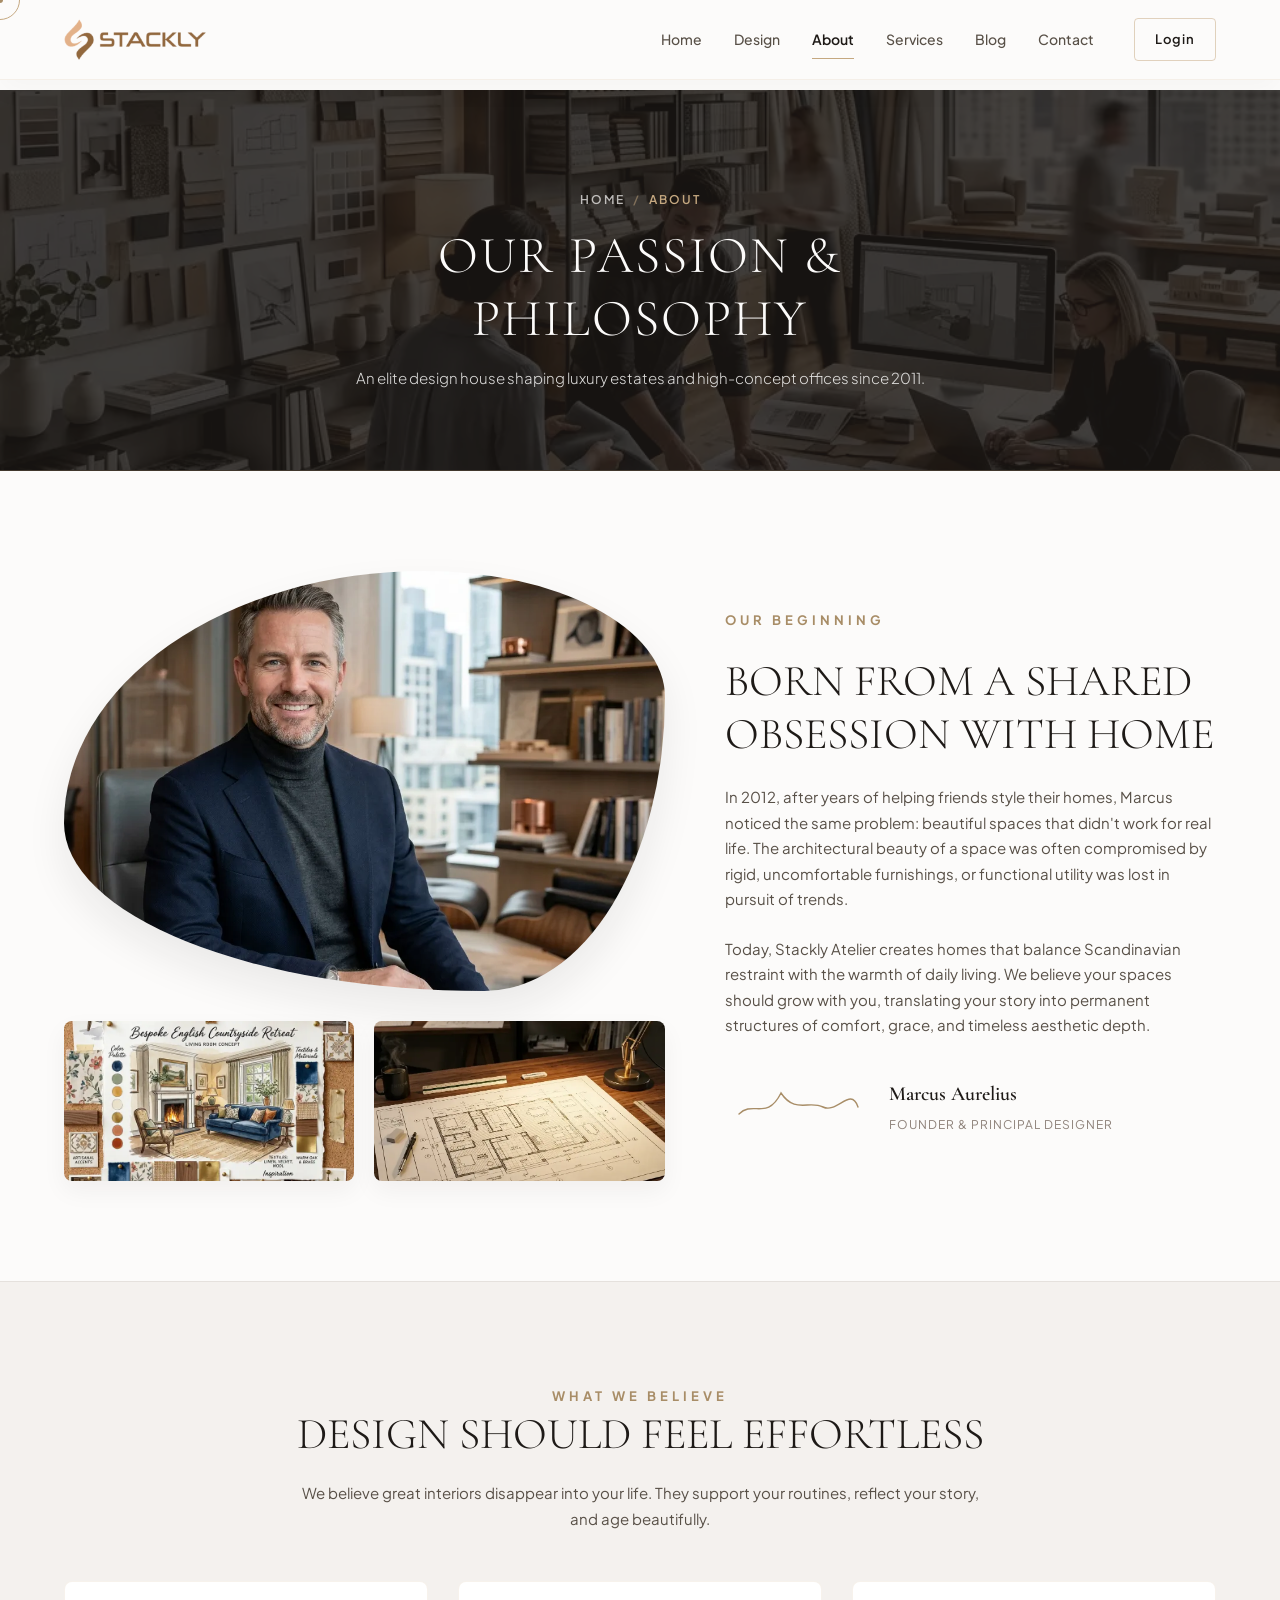
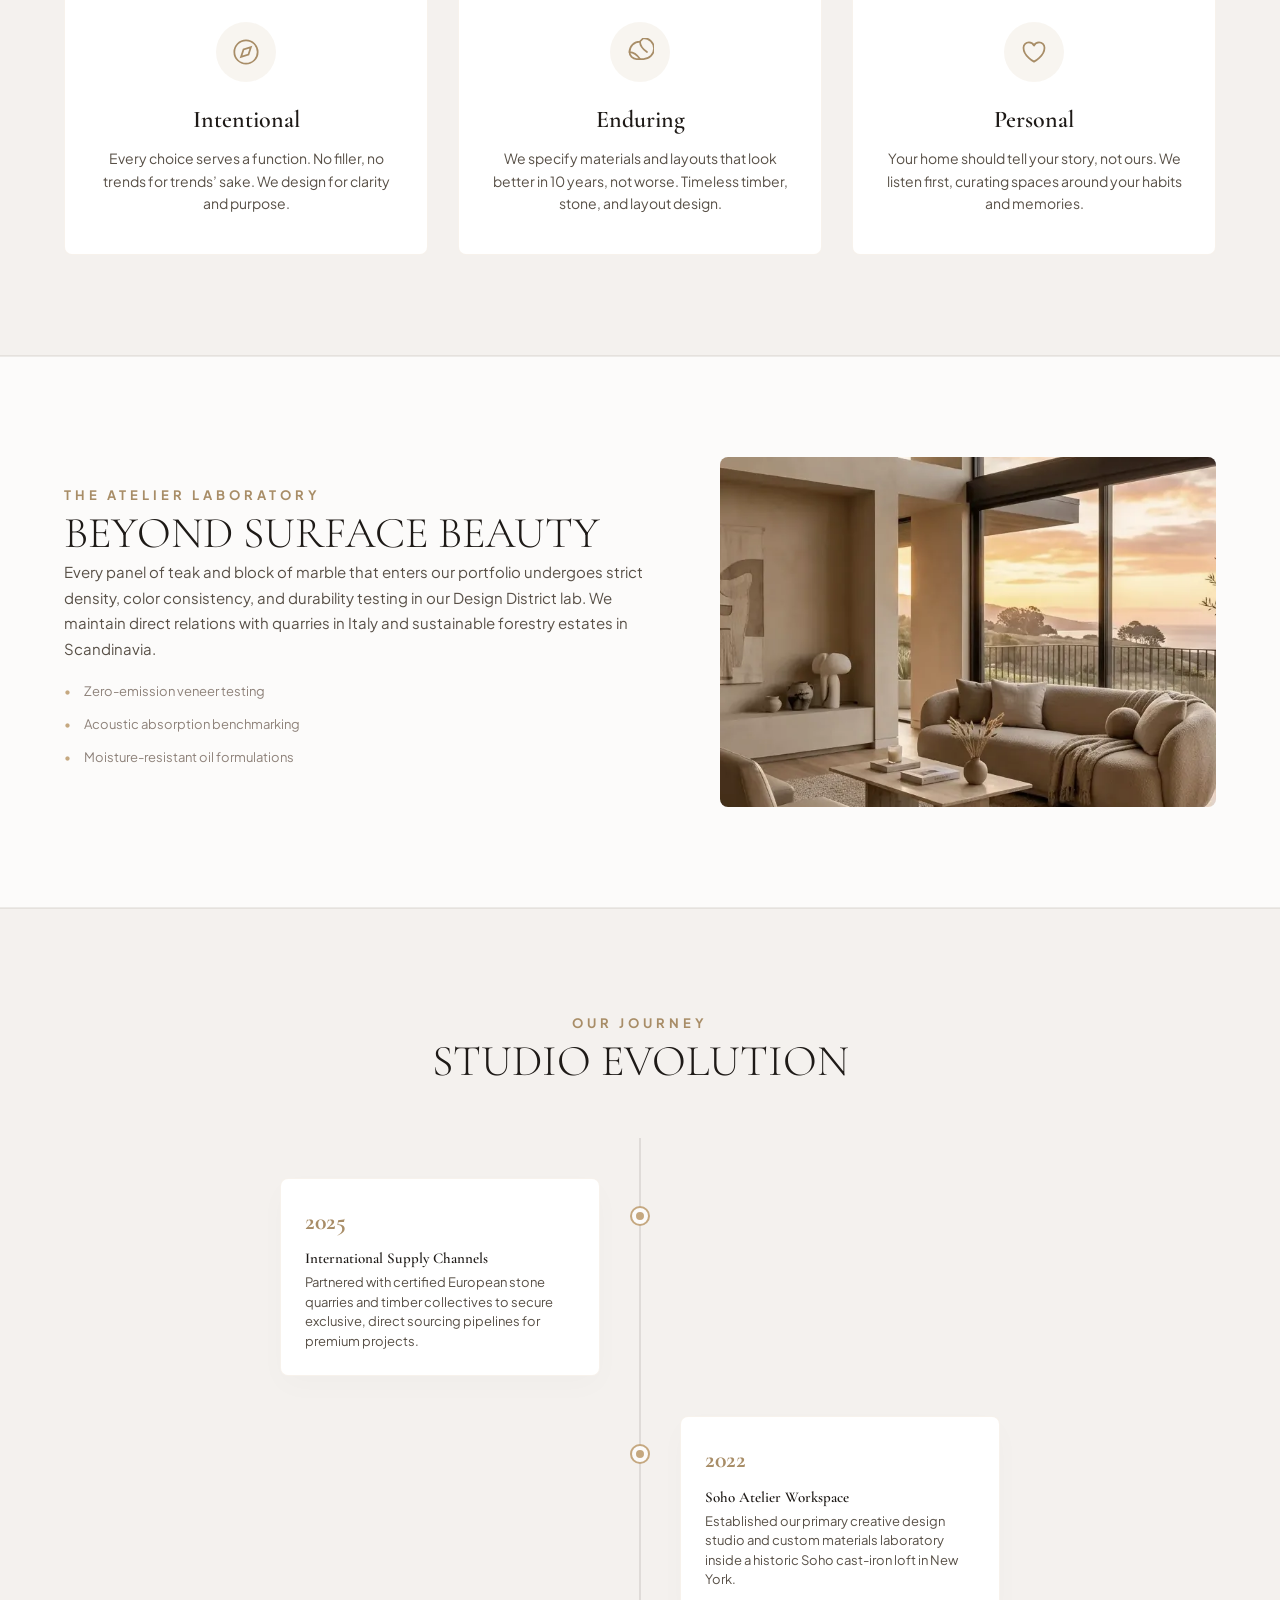
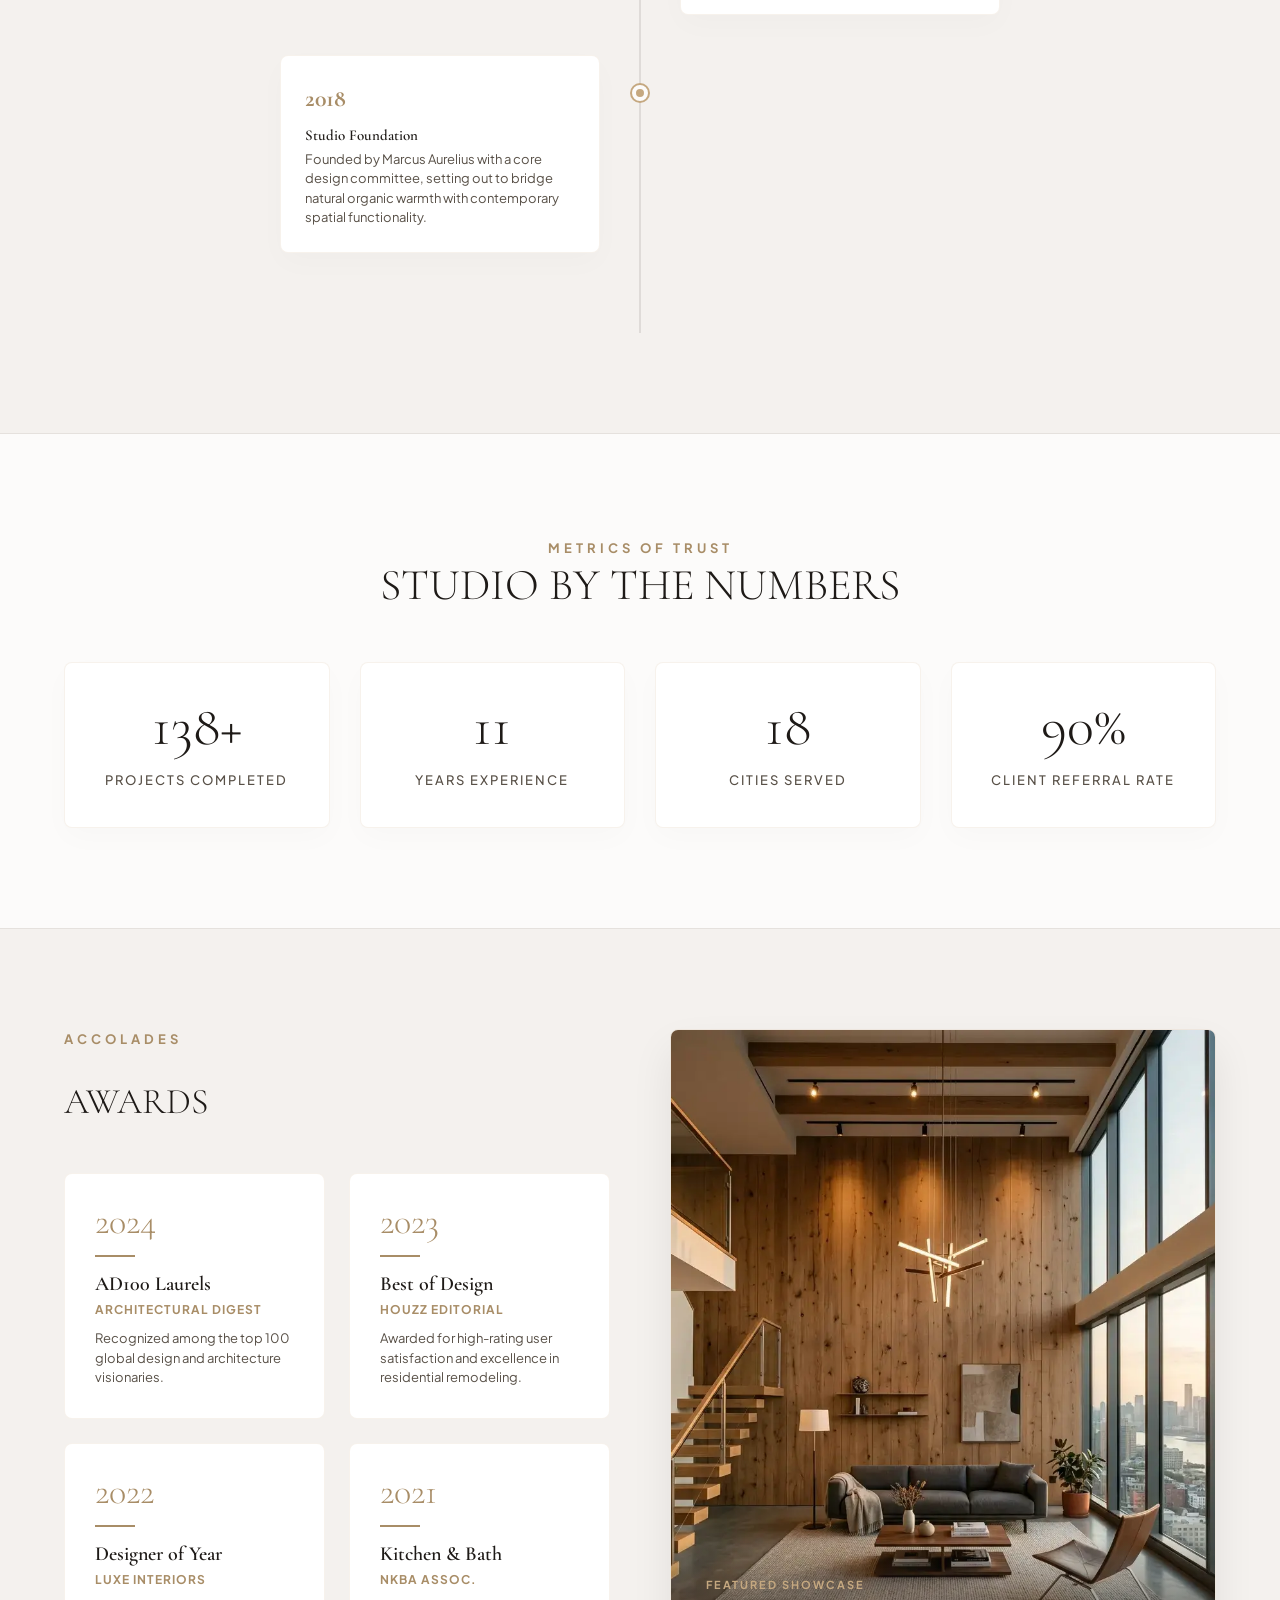
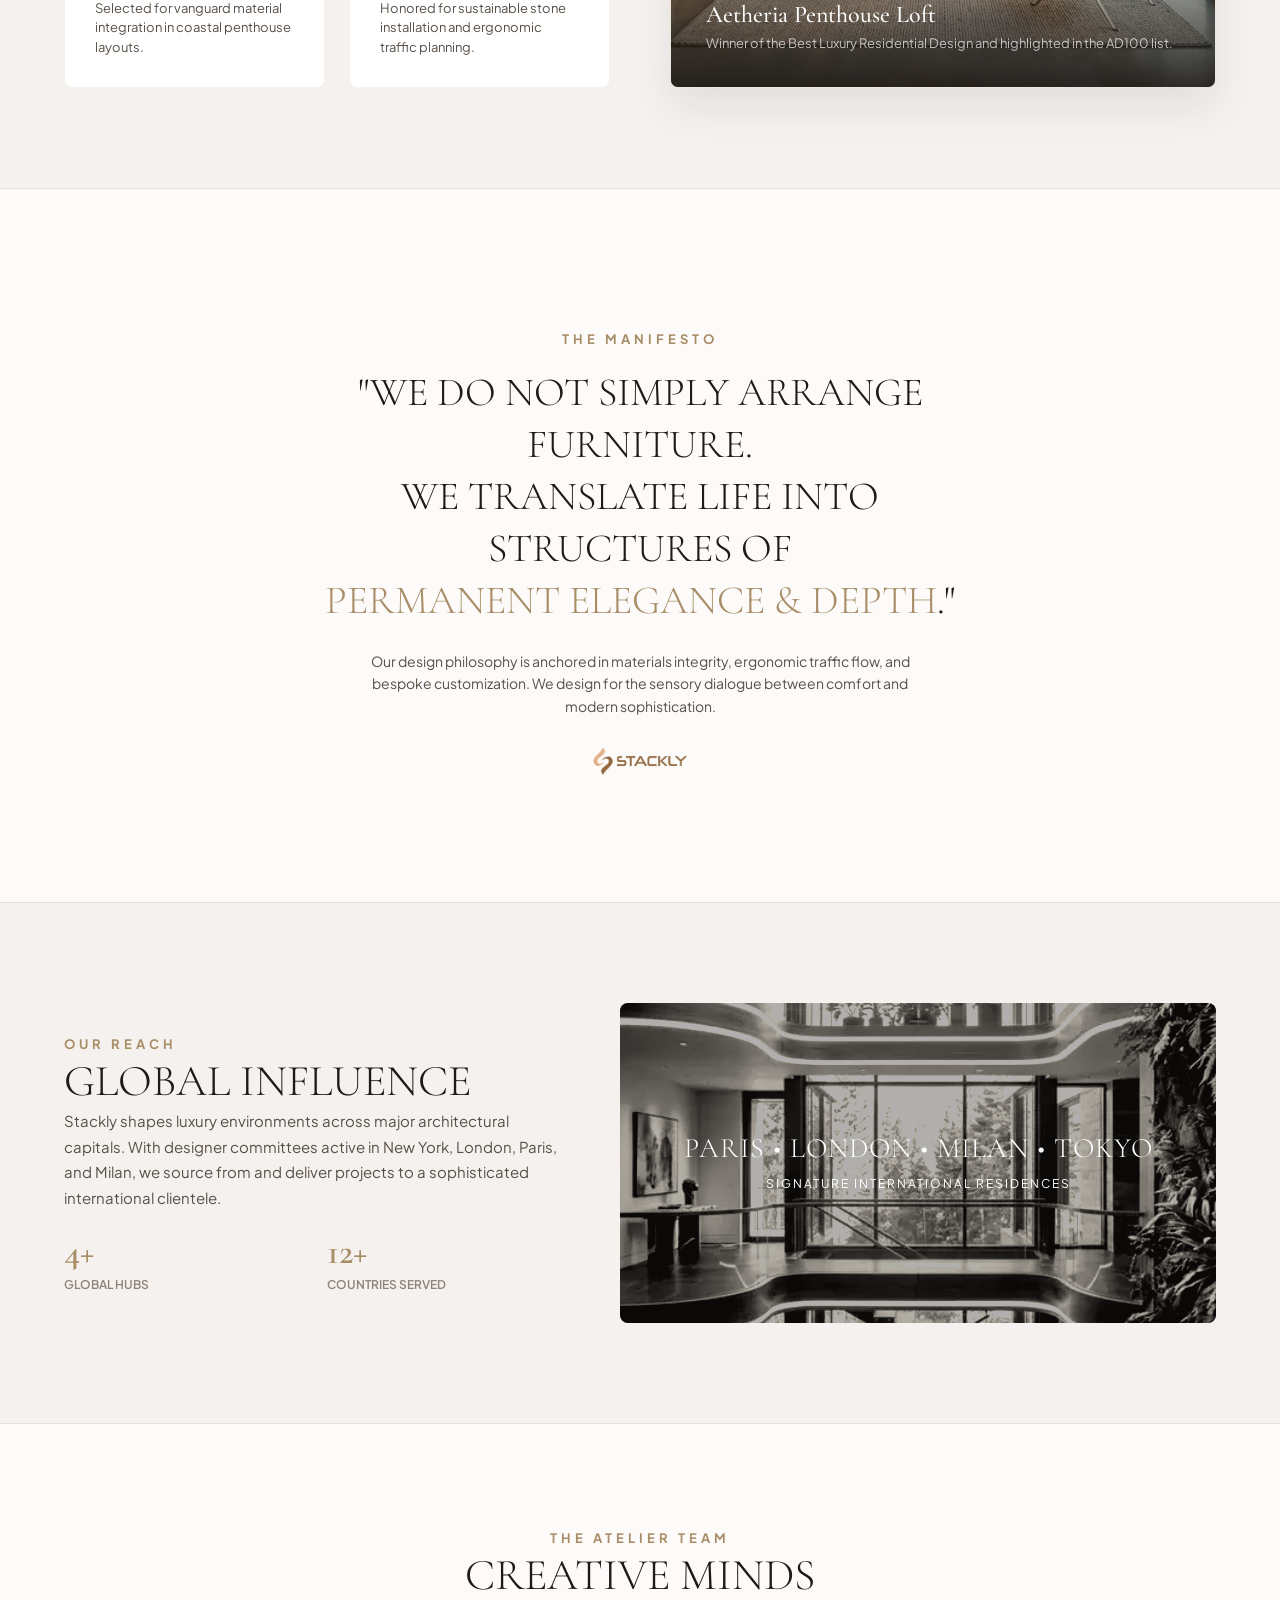
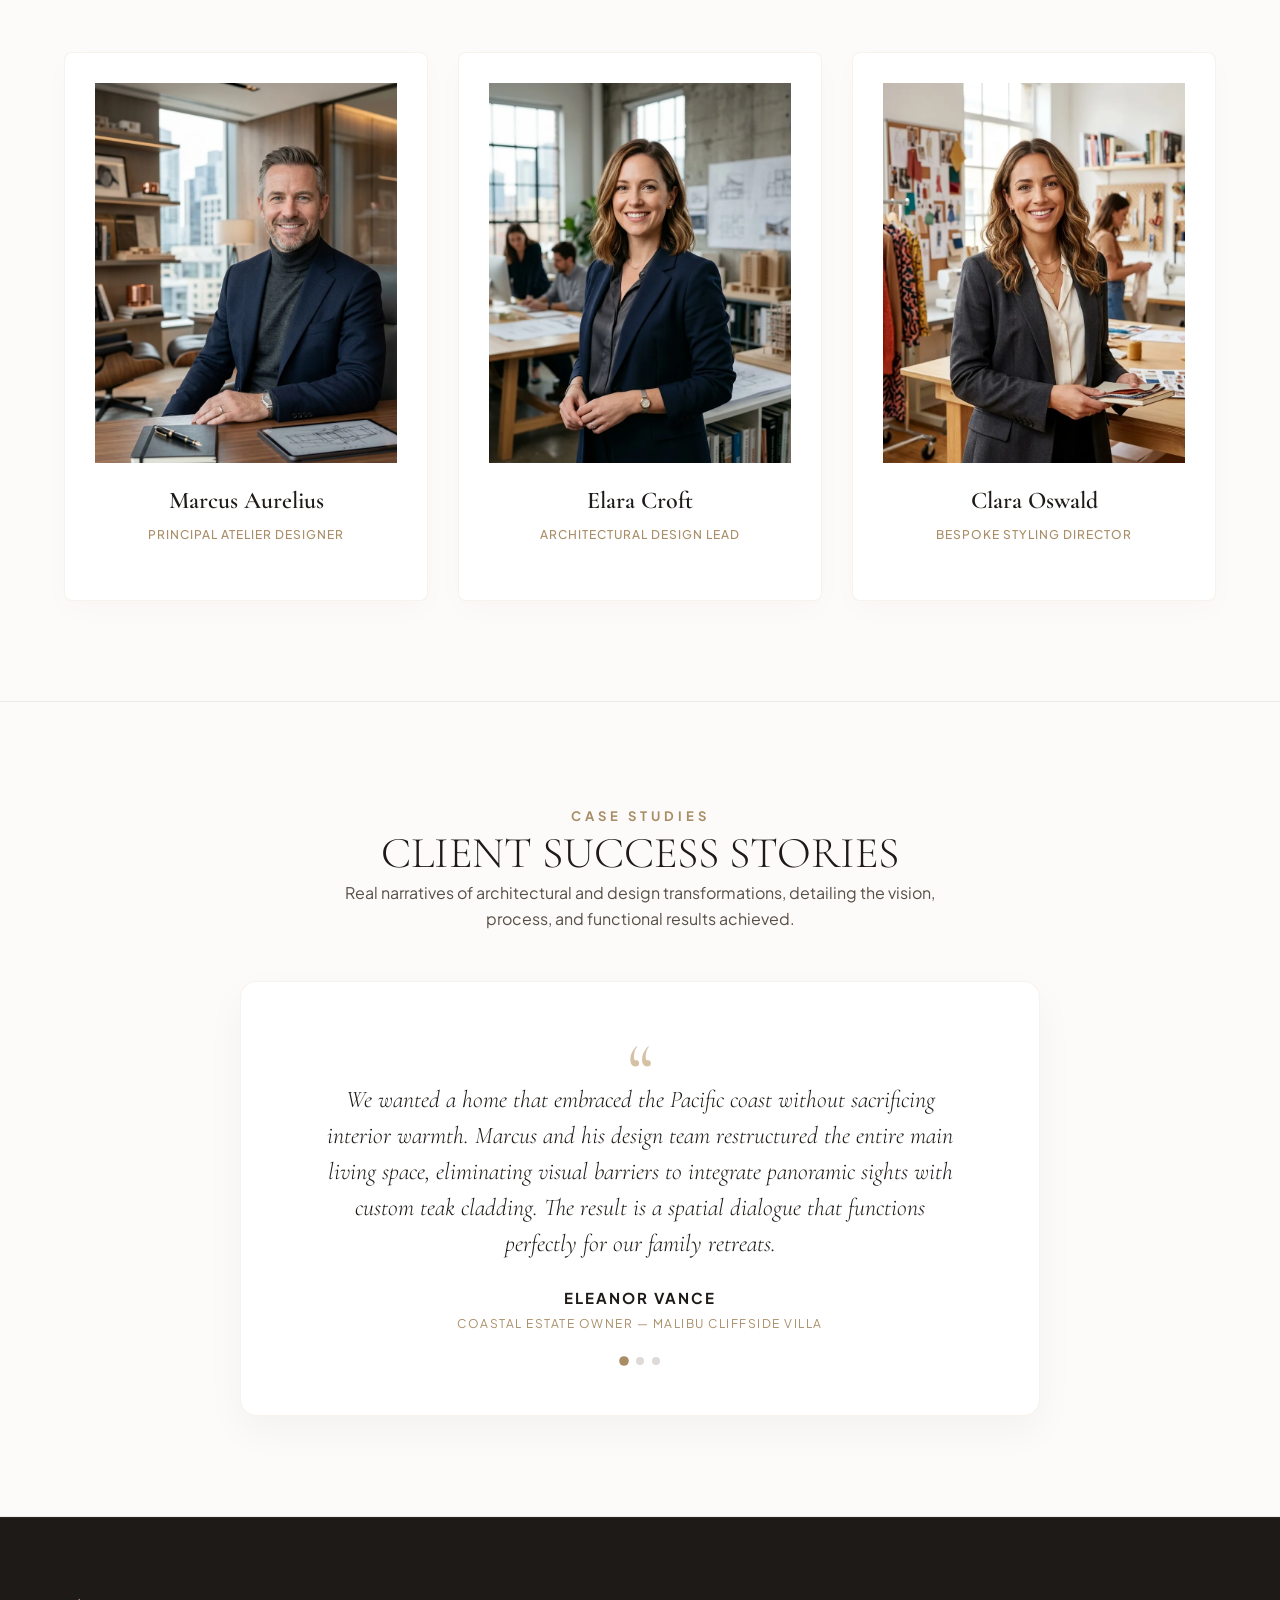
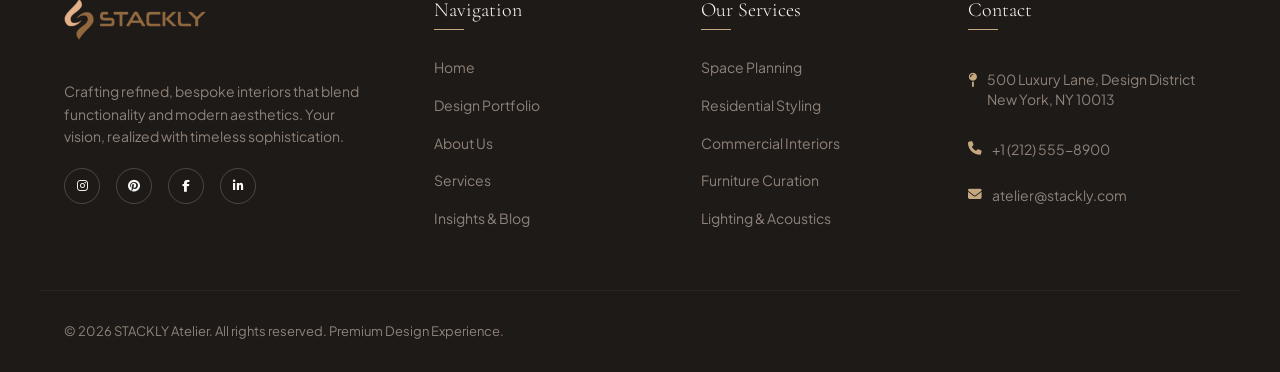
<file: about.html>
<!DOCTYPE html>
<html lang="en">
<head>
  <meta charset="UTF-8">
  <meta name="viewport" content="width=device-width, initial-scale=1.0">
  <title>Stackly | About Us</title>
  <!-- Fonts -->
  <link rel="preconnect" href="https://fonts.googleapis.com">
  <link rel="preconnect" href="https://fonts.gstatic.com" crossorigin>
  <link href="https://fonts.googleapis.com/css2?family=Cormorant+Garamond:ital,wght@0,300;0,400;0,600;1,300&family=Plus+Jakarta+Sans:wght@300;400;500;600;700&display=swap" rel="stylesheet">
  
  <!-- FontAwesome Icons -->
  <link rel="stylesheet" href="https://cdnjs.cloudflare.com/ajax/libs/font-awesome/6.4.0/css/all.min.css">

  <!-- Stylesheets -->
  <link rel="stylesheet" href="./css/index.css">
  <link rel="stylesheet" href="./css/components.css">
  <link rel="stylesheet" href="./css/pages.css">
</head>
<body>

  <!-- Custom Luxury Cursor -->
  <div class="custom-cursor" id="customCursor"></div>
  <div class="custom-cursor-dot" id="customCursorDot"></div>

  <!-- Page Transition Curtain -->
  <!-- Page Transition Curtain -->
  <div class="page-curtain" id="pageCurtain">
    <div class="curtain-panel">
      <div class="curtain-loader">
        <img src="./assets/images/logo.webp" alt="Stackly Logo" class="curtain-logo">
        <div class="curtain-spinner"></div>
      </div>
    </div>
  </div>

  <!-- Main Navigation Bar -->
  <nav class="navbar scrolled" id="mainNavbar">
    <div class="nav-container">
      <a href="index.html" class="nav-logo" id="navLogo">
        <img src="./assets/images/logo.webp" alt="Stackly Logo" class="logo-img">
      </a>
      
      <button class="nav-toggle" id="navToggle" aria-label="Toggle navigation">
        <span class="bar"></span>
        <span class="bar"></span>
        <span class="bar"></span>
      </button>

      <div class="nav-menu" id="navMenu">
        <div class="nav-links">
          <a href="index.html" class="nav-link">Home</a>
          <a href="design.html" class="nav-link">Design</a>
          <a href="about.html" class="nav-link active">About</a>
          <a href="services.html" class="nav-link">Services</a>
          <a href="blog.html" class="nav-link">Blog</a>
          <a href="contact.html" class="nav-link">Contact</a>
        </div>
        <div class="nav-actions">
          <a href="login.html" class="nav-btn btn-login" id="loginNavBtn">Login</a>
        </div>
      </div>
    </div>
  </nav>

  <!-- ========================================== -->
  <!-- 6 CONTENT SECTIONS IN ABOUT PAGE           -->
  <!-- ========================================== -->

  <!-- SECTION 1: Philosophy Intro Hero Section -->
  <section class="page-hero-banner reveal reveal-up active">
    <div class="page-hero-banner-bg">
      <img src="./assets/images/about-bg.webp" alt="Philosophy Background">
    </div>
    <div class="page-hero-banner-content">
      <div class="page-hero-breadcrumbs">
        <a href="index.html">Home</a>
        <span class="separator">/</span>
        <span>About</span>
      </div>
      <h1 class="page-hero-title">Our Passion & Philosophy</h1>
      <p class="page-hero-desc">An elite design house shaping luxury estates and high-concept offices since 2011.</p>
    </div>
  </section>

 

  <!-- SECTION 3: Studio Story -->
  <section class="container section-padding">
    <div class="story-grid">
      <!-- Left Column: Portrait & Supporting images -->
      <div class="story-images reveal reveal-left">
        <div class="story-main-portrait">
          <img src="./assets/images/about-founder.webp" alt="Founder Marcus Aurelius">
        </div>
        <div class="story-supporting-row">
          <div class="story-offset-img">
            <img src="./assets/images/hero-col-3.webp" alt="Marcus Aurelius on site visit">
          </div>
          <div class="story-offset-img">
            <img src="./assets/images/about-story-sketch.webp" alt="Marcus Aurelius sketching design blueprints">
          </div>
        </div>
      </div>

      <!-- Right Column: Founder text -->
      <div class="story-content reveal reveal-right">
        <span class="about-section-subtitle">OUR BEGINNING</span>
        <h2 class="about-section-title">Born From a Shared Obsession With Home</h2>
        <p class="about-intro-text">In 2012, after years of helping friends style their homes, Marcus noticed the same problem: beautiful spaces that didn't work for real life. The architectural beauty of a space was often compromised by rigid, uncomfortable furnishings, or functional utility was lost in pursuit of trends.</p>
        <p class="about-intro-text">Today, Stackly Atelier creates homes that balance Scandinavian restraint with the warmth of daily living. We believe your spaces should grow with you, translating your story into permanent structures of comfort, grace, and timeless aesthetic depth.</p>
        
        <div class="about-signature-block">
          <svg viewBox="0 0 200 100" class="signature-svg" style="width: 140px; height: 70px; color: var(--accent-gold-dark);">
            <path d="M20,60 C40,40 60,70 80,30 C100,60 120,40 140,50 C160,60 180,20 190,50" fill="none" stroke="currentColor" stroke-width="2" stroke-linecap="round"/>
          </svg>
          <div>
            <span class="signature-name">Marcus Aurelius</span>
            <span class="signature-title">Founder & Principal Designer</span>
          </div>
        </div>
      </div>
    </div>
  </section>

  <!-- SECTION 4: Our Philosophy -->
  <section class="section-padding" style="background-color: var(--bg-secondary); border-top:1px solid rgba(142,132,124,0.15); border-bottom:1px solid rgba(142,132,124,0.15);">
    <div class="container">
      <div style="text-align: center; margin-bottom: 30px;" class="reveal reveal-up">
        <span class="about-section-subtitle">WHAT WE BELIEVE</span>
        <h2 class="word-reveal-heading reveal">
          <span>Design</span> <span>Should</span> <span>Feel</span> <span>Effortless</span>
        </h2>
        <p class="about-intro-text" style="max-width: 700px; margin: 20px auto 0 auto; text-align: center;">We believe great interiors disappear into your life. They support your routines, reflect your story, and age beautifully.</p>
      </div>

      <div class="philosophy-cards-grid">
        <!-- Card 1: Intentional -->
        <div class="philosophy-card-item reveal reveal-up">
          <div class="philosophy-card-icon">
            <svg viewBox="0 0 24 24" fill="none" stroke="currentColor" stroke-width="1.5">
              <circle cx="12" cy="12" r="10" />
              <polygon points="16.24,7.76 14.12,14.12 7.76,16.24 9.88,9.88" />
            </svg>
          </div>
          <h4 class="philosophy-card-title">Intentional</h4>
          <p class="philosophy-card-desc">Every choice serves a function. No filler, no trends for trends’ sake. We design for clarity and purpose.</p>
        </div>

        <!-- Card 2: Enduring -->
        <div class="philosophy-card-item reveal reveal-up delay-1">
          <div class="philosophy-card-icon">
            <svg viewBox="0 0 24 24" fill="none" stroke="currentColor" stroke-width="1.5">
              <path stroke-linecap="round" stroke-linejoin="round" d="M12 3a9 9 0 0 0-9 9c0 3.3 2.7 6 6 6h6a9 9 0 0 0 9-9 9 9 0 0 0-9-9Z" />
              <path stroke-linecap="round" stroke-linejoin="round" d="M3 12c4 0 7 3 9 6 M12 3c0 4 3 7 6 9" />
            </svg>
          </div>
          <h4 class="philosophy-card-title">Enduring</h4>
          <p class="philosophy-card-desc">We specify materials and layouts that look better in 10 years, not worse. Timeless timber, stone, and layout design.</p>
        </div>

        <!-- Card 3: Personal -->
        <div class="philosophy-card-item reveal reveal-up delay-2">
          <div class="philosophy-card-icon">
            <svg viewBox="0 0 24 24" fill="none" stroke="currentColor" stroke-width="1.5">
              <path stroke-linecap="round" stroke-linejoin="round" d="M21 8.25c0-2.485-2.099-4.5-4.688-4.5-1.935 0-3.597 1.126-4.312 2.733-.715-1.607-2.377-2.733-4.313-2.733C5.1 3.75 3 5.765 3 8.25c0 7.22 9 12 9 12s9-4.78 9-12z" />
            </svg>
          </div>
          <h4 class="philosophy-card-title">Personal</h4>
          <p class="philosophy-card-desc">Your home should tell your story, not ours. We listen first, curating spaces around your habits and memories.</p>
        </div>
      </div>
    </div>
  </section>

  <!-- SECTION 5: Sourcing & Material Testing Lab Section -->
  <section class="section-padding" style="background-color: var(--bg-primary); border-top:1px solid rgba(142,132,124,0.15); border-bottom:1px solid rgba(142,132,124,0.15);">
    <div class="container split-grid-2-1">
      <div class="reveal reveal-left">
        <span class="about-section-subtitle">THE ATELIER LABORATORY</span>
        <h2 class="about-section-title">BEYOND SURFACE BEAUTY</h2>
        <p class="about-intro-text" style="margin-bottom:20px;">Every panel of teak and block of marble that enters our portfolio undergoes strict density, color consistency, and durability testing in our Design District lab. We maintain direct relations with quarries in Italy and sustainable forestry estates in Scandinavia.</p>
        <ul class="service-features-list" style="display:grid; gap:12px;">
          <li>Zero-emission veneer testing</li>
          <li>Acoustic absorption benchmarking</li>
          <li>Moisture-resistant oil formulations</li>
        </ul>
      </div>
      <div class="reveal reveal-right" style="position:relative; border-radius:var(--border-radius-md); overflow:hidden; height: 350px;">
        <img src="./assets/images/about-lab.webp" alt="Materials selection lab" style="width:100%; height:100%; object-fit:cover;">
      </div>
    </div>
  </section>

  
  

  <!-- SECTION 5: Journey Milestone Timeline Section -->
  <section class="section-padding" style="background-color: var(--bg-secondary); border-top:1px solid rgba(142,132,124,0.15); border-bottom:1px solid rgba(142,132,124,0.15);">
    <div class="container">
      <div style="text-align: center; margin-bottom: 50px;" class="reveal reveal-up">
        <span class="about-section-subtitle">OUR JOURNEY</span>
        <h2 class="about-section-title">STUDIO EVOLUTION</h2>
      </div>

      <div class="awards-timeline reveal reveal-up">
        <div class="timeline-line"></div>
        
        <div class="timeline-point left">
          <div class="point-marker"></div>
          <div class="point-card card-luxury">
            <span class="point-year">2025</span>
            <h4 class="point-title">International Supply Channels</h4>
            <p class="point-text">Partnered with certified European stone quarries and timber collectives to secure exclusive, direct sourcing pipelines for premium projects.</p>
          </div>
        </div>
        
        <div class="timeline-point right">
          <div class="point-marker"></div>
          <div class="point-card card-luxury">
            <span class="point-year">2022</span>
            <h4 class="point-title">Soho Atelier Workspace</h4>
            <p class="point-text">Established our primary creative design studio and custom materials laboratory inside a historic Soho cast-iron loft in New York.</p>
          </div>
        </div>

        <div class="timeline-point left">
          <div class="point-marker"></div>
          <div class="point-card card-luxury">
            <span class="point-year">2018</span>
            <h4 class="point-title">Studio Foundation</h4>
            <p class="point-text">Founded by Marcus Aurelius with a core design committee, setting out to bridge natural organic warmth with contemporary spatial functionality.</p>
          </div>
        </div>
      </div>
    </div>
  </section>

  <!-- SECTION 7: Studio By The Numbers -->
  <section class="container section-padding">
    <div style="text-align: center; margin-bottom: 50px;" class="reveal reveal-up">
      <span class="about-section-subtitle">METRICS OF TRUST</span>
      <h2 class="about-section-title">STUDIO BY THE NUMBERS</h2>
    </div>

    <div class="numbers-grid">
      <!-- Card 1 -->
      <div class="number-card reveal reveal-scale">
        <span class="number-counter"><span class="counter" data-target="150">0</span>+</span>
        <span class="number-label">Projects Completed</span>
      </div>
      <!-- Card 2 -->
      <div class="number-card reveal reveal-scale delay-1">
        <span class="number-counter"><span class="counter" data-target="12">0</span></span>
        <span class="number-label">Years Experience</span>
      </div>
      <!-- Card 3 -->
      <div class="number-card reveal reveal-scale delay-2">
        <span class="number-counter"><span class="counter" data-target="20">0</span></span>
        <span class="number-label">Cities Served</span>
      </div>
      <!-- Card 4 -->
      <div class="number-card reveal reveal-scale delay-3">
        <span class="number-counter"><span class="counter" data-target="98">0</span>%</span>
        <span class="number-label">Client Referral Rate</span>
      </div>
    </div>
  </section>

  

  <!-- SECTION 9: Awards & Certifications -->
  <section class="section-padding" style="background-color: var(--bg-secondary); border-top:1px solid rgba(142,132,124,0.15); border-bottom:1px solid rgba(142,132,124,0.15);">
    <div class="container">
      <div class="recognition-grid">
        <!-- Left Column: Awards -->
        <div class="awards-column reveal reveal-left">
          <span class="about-section-subtitle">ACCOLADES</span>
          <h3 class="about-section-title" style="font-size: 2.25rem; margin-bottom: 20px;">Awards</h3>
          <div class="awards-grid-showcase">
            <!-- Award 1 -->
            <div class="award-grid-card reveal reveal-up">
              <span class="award-card-year">2024</span>
              <div class="award-card-divider"></div>
              <h4 class="award-card-name">AD100 Laurels</h4>
              <p class="award-card-authority">Architectural Digest</p>
              <span class="award-card-desc">Recognized among the top 100 global design and architecture visionaries.</span>
            </div>
            <!-- Award 2 -->
            <div class="award-grid-card reveal reveal-up delay-1">
              <span class="award-card-year">2023</span>
              <div class="award-card-divider"></div>
              <h4 class="award-card-name">Best of Design</h4>
              <p class="award-card-authority">Houzz Editorial</p>
              <span class="award-card-desc">Awarded for high-rating user satisfaction and excellence in residential remodeling.</span>
            </div>
            <!-- Award 3 -->
            <div class="award-grid-card reveal reveal-up delay-2">
              <span class="award-card-year">2022</span>
              <div class="award-card-divider"></div>
              <h4 class="award-card-name">Designer of Year</h4>
              <p class="award-card-authority">Luxe Interiors</p>
              <span class="award-card-desc">Selected for vanguard material integration in coastal penthouse layouts.</span>
            </div>
            <!-- Award 4 -->
            <div class="award-grid-card reveal reveal-up delay-3">
              <span class="award-card-year">2021</span>
              <div class="award-card-divider"></div>
              <h4 class="award-card-name">Kitchen & Bath</h4>
              <p class="award-card-authority">NKBA Assoc.</p>
              <span class="award-card-desc">Honored for sustainable stone installation and ergonomic traffic planning.</span>
            </div>
          </div>
        </div>

        <!-- Right Column: Award-Winning Project Featured Image -->
        <div class="awards-media-column reveal reveal-right" style="position: relative; border-radius: var(--border-radius-md); overflow: hidden; min-height: 400px; box-shadow: 0 20px 40px rgba(30, 26, 23, 0.08); border: 1px solid rgba(197, 168, 128, 0.15);">
          <img src="./assets/images/about-penthouse.webp" alt="Award Winning Loft Design" style="width: 100%; height: 100%; object-fit: cover; display: block;">
          <div style="position: absolute; bottom: 0; left: 0; width: 100%; background: linear-gradient(to top, rgba(30, 26, 23, 0.9) 0%, rgba(30, 26, 23, 0.4) 60%, rgba(30, 26, 23, 0) 100%); padding: 35px; color: var(--bg-primary);">
            <span style="font-size: 0.6875rem; font-weight: 700; color: var(--accent-gold); text-transform: uppercase; letter-spacing: 2px; display: block; margin-bottom: 8px;">FEATURED SHOWCASE</span>
            <h4 style="font-family: var(--font-heading); font-size: 1.5rem; font-weight: 500; color: var(--bg-white); line-height: 1.2; margin-bottom: 4px;">Aetheria Penthouse Loft</h4>
            <p style="font-size: 0.8125rem; color: rgba(255, 255, 255, 0.7); line-height: 1.4; margin: 0;">Winner of the Best Luxury Residential Design and highlighted in the AD100 list.</p>
          </div>
        </div>
      </div>
    </div>
  </section>

 <!-- SECTION 9: The Stackly Atelier Manifesto -->
  <section class="container section-padding" style="padding-bottom:80px; text-align:center;">
    <div class="reveal reveal-scale" style="max-width:800px; margin:0 auto; padding:40px;">
      <span class="about-section-subtitle" style="display:block; margin-bottom:16px;">THE MANIFESTO</span>
      <h2 style="font-family:var(--font-heading); font-size:2.5rem; font-weight:300; line-height:1.3; text-transform:uppercase; color:var(--text-primary);">
        "WE DO NOT SIMPLY ARRANGE FURNITURE.<br>
        WE TRANSLATE LIFE INTO STRUCTURES OF<br>
        <span style="color:var(--accent-gold-dark);">PERMANENT ELEGANCE & DEPTH</span>."
      </h2>
      <p style="font-size:0.875rem; color:var(--text-secondary); max-width:550px; margin:24px auto 0 auto; line-height:1.6;">Our design philosophy is anchored in materials integrity, ergonomic traffic flow, and bespoke customization. We design for the sensory dialogue between comfort and modern sophistication.</p>
      <div style="margin-top:30px; display:inline-flex; align-items:center; gap:12px;">
        <a href="index.html"><img src="./assets/images/logo.webp" alt="Stackly Logo" style="height: 28px; width: auto; object-fit: contain; vertical-align: middle;"></a>
     </div>
    </div>
  </section>

 

  <!-- SECTION 8: Global Client Footprint (Design Districts) -->
  <section class="section-padding" style="background-color: var(--bg-secondary); border-top:1px solid rgba(142,132,124,0.15); border-bottom:1px solid rgba(142,132,124,0.15);">
    <div class="container split-grid-1-2">
      <div class="reveal reveal-left">
        <span class="about-section-subtitle">OUR REACH</span>
        <h2 class="about-section-title">GLOBAL INFLUENCE</h2>
        <p class="about-intro-text">Stackly shapes luxury environments across major architectural capitals. With designer committees active in New York, London, Paris, and Milan, we source from and deliver projects to a sophisticated international clientele.</p>
        <div class="grid-cols-2" style="margin-top:24px;">
          <div>
            <h4 style="font-family:var(--font-heading); font-size:2.25rem; color:var(--accent-gold-dark); font-weight:600; line-height:1;">4+</h4>
            <span style="font-size:0.75rem; color:var(--text-light); text-transform:uppercase; font-weight:600;">Global Hubs</span>
          </div>
          <div>
            <h4 style="font-family:var(--font-heading); font-size:2.25rem; color:var(--accent-gold-dark); font-weight:600; line-height:1;">12+</h4>
            <span style="font-size:0.75rem; color:var(--text-light); text-transform:uppercase; font-weight:600;">Countries Served</span>
          </div>
        </div>
      </div>
      <div class="reveal reveal-right" style="position:relative; border-radius:var(--border-radius-md); overflow:hidden; height: 320px;">
        <img src="./assets/images/about-map.webp" alt="Global luxury properties map mockup" style="width:100%; height:100%; object-fit:cover; filter: grayscale(0.8) sepia(0.2) contrast(1.15);">
        <div style="position:absolute; top:0; left:0; width:100%; height:100%; background:rgba(30,26,23,0.35); display:flex; align-items:center; justify-content:center; flex-direction:column; text-align:center; padding:24px; color:#ffffff;">
          <h4 style="font-family:var(--font-heading); font-size:1.75rem; font-weight:300; letter-spacing:1px; text-transform:uppercase; color: var(--bg-white)">Paris • London • Milan • Tokyo</h4>
          <span style="font-size:0.75rem; text-transform:uppercase;  margin-top:8px; letter-spacing:2px;">Signature International Residences</span>
        </div>
      </div>
    </div>
  </section>

  <!-- SECTION 4: Creative Atelier Team Section -->
  <section class="container section-padding">
    <div style="text-align: center; margin-bottom: 50px;" class="reveal reveal-up">
      <span class="about-section-subtitle">THE ATELIER TEAM</span>
      <h2 class="about-section-title">CREATIVE MINDS</h2>
    </div>

    <div class="team-grid">
      <div class="team-card card-luxury reveal reveal-up">
        <div class="team-img-wrapper">
          <img src="./assets/images/team-1.webp" alt="Marcus Aurelius">
          <div class="team-social-overlay">
            <a href="404.html" aria-label="LinkedIn" class="team-social-link">
              <svg viewBox="0 0 24 24" fill="none" stroke="currentColor" stroke-width="2" stroke-linecap="round" stroke-linejoin="round" class="social-svg-icon"><path d="M16 8a6 6 0 0 1 6 6v7h-4v-7a2 2 0 0 0-2-2 2 2 0 0 0-2 2v7h-4v-7a6 6 0 0 1 6-6z"></path><rect x="2" y="9" width="4" height="12"></rect><circle cx="4" cy="4" r="2"></circle></svg>
            </a>
            <a href="404.html" aria-label="Instagram" class="team-social-link">
              <svg viewBox="0 0 24 24" fill="none" stroke="currentColor" stroke-width="2" stroke-linecap="round" stroke-linejoin="round" class="social-svg-icon"><rect x="2" y="2" width="20" height="20" rx="5" ry="5"></rect><path d="M16 11.37A4 4 0 1 1 12.63 8 4 4 0 0 1 16 11.37z"></path><line x1="17.5" y1="6.5" x2="17.51" y2="6.5"></line></svg>
            </a>
            <a href="404.html" aria-label="Pinterest" class="team-social-link">
              <svg viewBox="0 0 24 24" fill="none" stroke="currentColor" stroke-width="2" stroke-linecap="round" stroke-linejoin="round" class="social-svg-icon"><path d="M12 2C6.478 2 2 6.478 2 12c0 4.17 2.565 7.747 6.24 9.22-.092-.778-.175-1.975.037-2.827.19-.77 1.24-5.26 1.24-5.26s-.317-.638-.317-1.58c0-1.48.858-2.585 1.925-2.585.91 0 1.348.68 1.348 1.498 0 .913-.58 2.28-.88 3.548-.25 1.06.53 1.922 1.572 1.922 1.89 0 3.34-1.993 3.34-4.872 0-2.547-1.83-4.327-4.444-4.327-3.028 0-4.805 2.27-4.805 4.618 0 .915.353 1.897.794 2.427.087.106.1.198.074.306-.08.337-.26 1.06-.296 1.205-.046.19-.153.23-.353.136-1.32-.614-2.147-2.544-2.147-4.093 0-3.33 2.42-6.39 6.98-6.39 3.664 0 6.51 2.612 6.51 6.1 0 3.642-2.3 6.574-5.49 6.574-1.07 0-2.08-.558-2.425-1.213l-.66 2.518c-.24.91-.886 2.05-1.32 2.76 1 .307 2.062.473 3.16.473 5.522 0 10-4.478 10-10S17.522 2 12 2z"></path></svg>
            </a>
          </div>
        </div>
        <div class="team-info">
          <h4 class="team-name">Marcus Aurelius</h4>
          <span class="team-role">Principal Atelier Designer</span>
        </div>
      </div>
      <div class="team-card card-luxury reveal reveal-up delay-1">
        <div class="team-img-wrapper">
          <img src="./assets/images/team-2.webp" alt="Elara Croft">
          <div class="team-social-overlay">
            <a href="404.html" aria-label="LinkedIn" class="team-social-link">
              <svg viewBox="0 0 24 24" fill="none" stroke="currentColor" stroke-width="2" stroke-linecap="round" stroke-linejoin="round" class="social-svg-icon"><path d="M16 8a6 6 0 0 1 6 6v7h-4v-7a2 2 0 0 0-2-2 2 2 0 0 0-2 2v7h-4v-7a6 6 0 0 1 6-6z"></path><rect x="2" y="9" width="4" height="12"></rect><circle cx="4" cy="4" r="2"></circle></svg>
            </a>
            <a href="404.html" aria-label="Instagram" class="team-social-link">
              <svg viewBox="0 0 24 24" fill="none" stroke="currentColor" stroke-width="2" stroke-linecap="round" stroke-linejoin="round" class="social-svg-icon"><rect x="2" y="2" width="20" height="20" rx="5" ry="5"></rect><path d="M16 11.37A4 4 0 1 1 12.63 8 4 4 0 0 1 16 11.37z"></path><line x1="17.5" y1="6.5" x2="17.51" y2="6.5"></line></svg>
            </a>
            <a href="404.html" aria-label="Pinterest" class="team-social-link">
              <svg viewBox="0 0 24 24" fill="none" stroke="currentColor" stroke-width="2" stroke-linecap="round" stroke-linejoin="round" class="social-svg-icon"><path d="M12 2C6.478 2 2 6.478 2 12c0 4.17 2.565 7.747 6.24 9.22-.092-.778-.175-1.975.037-2.827.19-.77 1.24-5.26 1.24-5.26s-.317-.638-.317-1.58c0-1.48.858-2.585 1.925-2.585.91 0 1.348.68 1.348 1.498 0 .913-.58 2.28-.88 3.548-.25 1.06.53 1.922 1.572 1.922 1.89 0 3.34-1.993 3.34-4.872 0-2.547-1.83-4.327-4.444-4.327-3.028 0-4.805 2.27-4.805 4.618 0 .915.353 1.897.794 2.427.087.106.1.198.074.306-.08.337-.26 1.06-.296 1.205-.046.19-.153.23-.353.136-1.32-.614-2.147-2.544-2.147-4.093 0-3.33 2.42-6.39 6.98-6.39 3.664 0 6.51 2.612 6.51 6.1 0 3.642-2.3 6.574-5.49 6.574-1.07 0-2.08-.558-2.425-1.213l-.66 2.518c-.24.91-.886 2.05-1.32 2.76 1 .307 2.062.473 3.16.473 5.522 0 10-4.478 10-10S17.522 2 12 2z"></path></svg>
            </a>
          </div>
        </div>
        <div class="team-info">
          <h4 class="team-name">Elara Croft</h4>
          <span class="team-role">Architectural Design Lead</span>
        </div>
      </div>
      <div class="team-card card-luxury reveal reveal-up delay-2">
        <div class="team-img-wrapper">
          <img src="./assets/images/team-3.webp" alt="Clara Oswald">
          <div class="team-social-overlay">
            <a href="404.html" aria-label="LinkedIn" class="team-social-link">
              <svg viewBox="0 0 24 24" fill="none" stroke="currentColor" stroke-width="2" stroke-linecap="round" stroke-linejoin="round" class="social-svg-icon"><path d="M16 8a6 6 0 0 1 6 6v7h-4v-7a2 2 0 0 0-2-2 2 2 0 0 0-2 2v7h-4v-7a6 6 0 0 1 6-6z"></path><rect x="2" y="9" width="4" height="12"></rect><circle cx="4" cy="4" r="2"></circle></svg>
            </a>
            <a href="404.html" aria-label="Instagram" class="team-social-link">
              <svg viewBox="0 0 24 24" fill="none" stroke="currentColor" stroke-width="2" stroke-linecap="round" stroke-linejoin="round" class="social-svg-icon"><rect x="2" y="2" width="20" height="20" rx="5" ry="5"></rect><path d="M16 11.37A4 4 0 1 1 12.63 8 4 4 0 0 1 16 11.37z"></path><line x1="17.5" y1="6.5" x2="17.51" y2="6.5"></line></svg>
            </a>
            <a href="404.html" aria-label="Pinterest" class="team-social-link">
              <svg viewBox="0 0 24 24" fill="none" stroke="currentColor" stroke-width="2" stroke-linecap="round" stroke-linejoin="round" class="social-svg-icon"><path d="M12 2C6.478 2 2 6.478 2 12c0 4.17 2.565 7.747 6.24 9.22-.092-.778-.175-1.975.037-2.827.19-.77 1.24-5.26 1.24-5.26s-.317-.638-.317-1.58c0-1.48.858-2.585 1.925-2.585.91 0 1.348.68 1.348 1.498 0 .913-.58 2.28-.88 3.548-.25 1.06.53 1.922 1.572 1.922 1.89 0 3.34-1.993 3.34-4.872 0-2.547-1.83-4.327-4.444-4.327-3.028 0-4.805 2.27-4.805 4.618 0 .915.353 1.897.794 2.427.087.106.1.198.074.306-.08.337-.26 1.06-.296 1.205-.046.19-.153.23-.353.136-1.32-.614-2.147-2.544-2.147-4.093 0-3.33 2.42-6.39 6.98-6.39 3.664 0 6.51 2.612 6.51 6.1 0 3.642-2.3 6.574-5.49 6.574-1.07 0-2.08-.558-2.425-1.213l-.66 2.518c-.24.91-.886 2.05-1.32 2.76 1 .307 2.062.473 3.16.473 5.522 0 10-4.478 10-10S17.522 2 12 2z"></path></svg>
            </a>
          </div>
        </div>
        <div class="team-info">
          <h4 class="team-name">Clara Oswald</h4>
          <span class="team-role">Bespoke Styling Director</span>
        </div>
      </div>
    </div>
  </section>


  

  <!-- SECTION 11: Client Success Stories -->
  <section class="section-padding" style="background-color: var(--bg-primary); border-top:1px solid rgba(142,132,124,0.15); border-bottom:1px solid rgba(142,132,124,0.15);">
    <div class="container">
      <div style="text-align: center; margin-bottom: 50px;" class="reveal reveal-up">
        <span class="about-section-subtitle">CASE STUDIES</span>
        <h2 class="about-section-title">CLIENT SUCCESS STORIES</h2>
        <p style="max-width: 600px; margin: 0 auto; color: var(--text-secondary);">Real narratives of architectural and design transformations, detailing the vision, process, and functional results achieved.</p>
      </div>

      <div class="about-testimonial-slider reveal reveal-scale" style="max-width: 800px; margin: 0 auto; position: relative; min-height: 300px; background: var(--bg-white); border: 1px solid rgba(197, 168, 128, 0.15); border-radius: var(--border-radius-lg); padding: 50px 80px; text-align: center; display: flex; flex-direction: column; justify-content: center; box-sizing: border-box; box-shadow: 0 15px 40px rgba(30, 26, 23, 0.04);">
        
        <!-- Slide 1 -->
        <div class="about-testimonial-slide active">
          <span class="quote-icon" style="font-family: var(--font-heading); font-size: 5rem; line-height: 1; color: var(--accent-gold); display: block; height: 40px; margin-bottom: 10px; opacity: 0.7;">“</span>
          <p class="testimonial-quote" style="font-family: var(--font-heading); font-size: 1.5rem; font-weight: 300; color: var(--text-primary); line-height: 1.5; margin-bottom: 24px; font-style: italic;">
            We wanted a home that embraced the Pacific coast without sacrificing interior warmth. Marcus and his design team restructured the entire main living space, eliminating visual barriers to integrate panoramic sights with custom teak cladding. The result is a spatial dialogue that functions perfectly for our family retreats.
          </p>
          <span class="testimonial-author" style="font-family: var(--font-body); font-weight: 700; font-size: 0.9375rem; color: var(--text-primary); text-transform: uppercase; letter-spacing: 2px; display: block; margin-bottom: 4px;">Eleanor Vance</span>
          <span class="testimonial-role" style="font-family: var(--font-body); font-size: 0.75rem; color: var(--accent-gold-dark); text-transform: uppercase; letter-spacing: 1.5px; display: block;">Coastal Estate Owner — Malibu Cliffside Villa</span>
        </div>

        <!-- Slide 2 -->
        <div class="about-testimonial-slide">
          <span class="quote-icon" style="font-family: var(--font-heading); font-size: 5rem; line-height: 1; color: var(--accent-gold); display: block; height: 40px; margin-bottom: 10px; opacity: 0.7;">“</span>
          <p class="testimonial-quote" style="font-family: var(--font-heading); font-size: 1.5rem; font-weight: 300; color: var(--text-primary); line-height: 1.5; margin-bottom: 24px; font-style: italic;">
            Stackly understood that a luxury cafe is about physical branding. They curated custom brass accents, sandblasted raw concrete structures, and designed a multi-level lighting loop that sets a luxurious mood. Our customer traffic and social engagement increased by 45% within three months of relaunching the space.
          </p>
          <span class="testimonial-author" style="font-family: var(--font-body); font-weight: 700; font-size: 0.9375rem; color: var(--text-primary); text-transform: uppercase; letter-spacing: 2px; display: block; margin-bottom: 4px;">Aroma Hospitality Group</span>
          <span class="testimonial-role" style="font-family: var(--font-body); font-size: 0.75rem; color: var(--accent-gold-dark); text-transform: uppercase; letter-spacing: 1.5px; display: block;">Showroom Founders — The Golden Bean Showroom</span>
        </div>

        <!-- Slide 3 -->
        <div class="about-testimonial-slide">
          <span class="quote-icon" style="font-family: var(--font-heading); font-size: 5rem; line-height: 1; color: var(--accent-gold); display: block; height: 40px; margin-bottom: 10px; opacity: 0.7;">“</span>
          <p class="testimonial-quote" style="font-family: var(--font-heading); font-size: 1.5rem; font-weight: 300; color: var(--text-primary); line-height: 1.5; margin-bottom: 24px; font-style: italic;">
            Our new Vanguard Corporate office design has completely transformed how our teams collaborate. The biophilic elements, acoustics, and modular hot-desking setups feel highly modern yet incredibly comfortable and functional. It has boosted our team's daily productivity by at least 20%.
          </p>
          <span class="testimonial-author" style="font-family: var(--font-body); font-weight: 700; font-size: 0.9375rem; color: var(--text-primary); text-transform: uppercase; letter-spacing: 2px; display: block; margin-bottom: 4px;">Vanguard Corporation</span>
          <span class="testimonial-role" style="font-family: var(--font-body); font-size: 0.75rem; color: var(--accent-gold-dark); text-transform: uppercase; letter-spacing: 1.5px; display: block;">Executive Management — Corporate Hub Project</span>
        </div>

        <!-- Slider dots indicators -->
        <div class="about-slider-dots" style="display: flex; justify-content: center; gap: 8px; margin-top: 24px;">
          <span class="about-dot active" style="width: 8px; height: 8px; border-radius: 50%; background-color: var(--accent-gold); cursor: pointer; transition: all 0.3s;"></span>
          <span class="about-dot" style="width: 8px; height: 8px; border-radius: 50%; background-color: rgba(142, 132, 124, 0.3); cursor: pointer; transition: all 0.3s;"></span>
          <span class="about-dot" style="width: 8px; height: 8px; border-radius: 50%; background-color: rgba(142, 132, 124, 0.3); cursor: pointer; transition: all 0.3s;"></span>
        </div>
      </div>
    </div>
  </section>

  <!-- Shared Footer -->
  <footer class="footer">
    <div class="footer-container">
      <div class="footer-brand">
        <div class="footer-logo" style="margin-bottom: 20px;">
          <a href="index.html" style="display: inline-block;"><img src="./assets/images/logo.webp" alt="Stackly Logo" class="logo-img"></a>
        </div>
        <p class="footer-desc">Crafting refined, bespoke interiors that blend functionality and modern aesthetics. Your vision, realized with timeless sophistication.</p>
        <div class="social-links">
          <a href="404.html" aria-label="Instagram"><i class="fa-brands fa-instagram"></i></a>
          <a href="404.html" aria-label="Pinterest"><i class="fa-brands fa-pinterest"></i></a>
          <a href="404.html" aria-label="Facebook"><i class="fa-brands fa-facebook-f"></i></a>
          <a href="404.html" aria-label="LinkedIn"><i class="fa-brands fa-linkedin-in"></i></a>
        </div>
      </div>

      <div class="footer-links">
        <h4 class="footer-title">Navigation</h4>
        <ul>
          <li><a href="index.html">Home</a></li>
          <li><a href="design.html">Design Portfolio</a></li>
          <li><a href="about.html">About Us</a></li>
          <li><a href="services.html">Services</a></li>
          <li><a href="blog.html">Insights & Blog</a></li>
        </ul>
      </div>

      <div class="footer-links">
        <h4 class="footer-title">Our Services</h4>
        <ul>
          <li><a href="services.html">Space Planning</a></li>
          <li><a href="services.html">Residential Styling</a></li>
          <li><a href="services.html">Commercial Interiors</a></li>
          <li><a href="services.html">Furniture Curation</a></li>
          <li><a href="services.html">Lighting & Acoustics</a></li>
        </ul>
      </div>

      <div class="footer-contact">
        <h4 class="footer-title">Contact</h4>
        <p class="contact-info" style="display: flex; align-items: flex-start; gap: 10px; margin-bottom: 12px; line-height: 1.4;">
          <i class="fa-solid fa-map-pin" style="color: var(--accent-gold); margin-top: 3px;"></i>
          <span>500 Luxury Lane, Design District<br>New York, NY 10013</span>
        </p>
        <p class="contact-info" style="display: flex; align-items: center; gap: 10px; margin-bottom: 8px;">
          <i class="fa-solid fa-phone" style="color: var(--accent-gold); font-size: 0.85rem;"></i>
          <span>+1 (212) 555-8900</span>
        </p>
        <p class="contact-info" style="display: flex; align-items: center; gap: 10px;">
          <i class="fa-solid fa-envelope" style="color: var(--accent-gold); font-size: 0.85rem;"></i>
          <a href="mailto:atelier@stackly.com" style="color: inherit; text-decoration: none; transition: color 0.3s ease;" onmouseover="this.style.color='var(--accent-gold)'" onmouseout="this.style.color='inherit'">atelier@stackly.com</a>
        </p>
      </div>
    </div>
    <div class="footer-bottom">
      <p>&copy; 2026 STACKLY Atelier. All rights reserved. Premium Design Experience.</p>
    </div>
  </footer>

  <!-- Scripts -->
  <script type="module" src="js/app.js"></script>
  <script type="module">
    import db from './js/data.js';

    document.addEventListener("DOMContentLoaded", () => {
      // Sync login text
      const user = db.getCurrentUser();
      const loginBtn = document.getElementById("loginNavBtn");
      if (loginBtn && user) {
        loginBtn.textContent = "Dashboard";
        loginBtn.setAttribute("href", user.role === 'admin' ? "dashboard-admin.html" : "dashboard-user.html");
        loginBtn.classList.add("btn-cta");
        loginBtn.classList.remove("btn-login");
      }

      // Add styles specifically for about milestones if not exist
      if (!document.getElementById("aboutStyle")) {
        const style = document.createElement("style");
        style.id = "aboutStyle";
        style.textContent = `
          .about-values-grid {
            display: grid;
            grid-template-columns: repeat(3, 1fr);
            gap: 30px;
          }
          .value-card {
            padding: 40px;
            display: flex;
            flex-direction: column;
            gap: 16px;
          }
          .value-title {
            font-family: var(--font-heading);
            font-size: 1.5rem;
            font-weight: 600;
          }
          .value-text {
            font-size: 0.9375rem;
            line-height: 1.6;
            color: var(--text-secondary);
          }
          .team-grid {
            display: grid;
            grid-template-columns: repeat(3, 1fr);
            gap: 30px;
          }
          .team-card {
            display: flex;
            flex-direction: column;
          }
          .team-img-wrapper {
            height: 380px;
            overflow: hidden;
            position: relative;
          }
          .team-social-overlay {
            position: absolute;
            top: 0; left: 0; width: 100%; height: 100%;
            background-color: rgba(30, 26, 23, 0.6);
            display: flex;
            align-items: center;
            justify-content: center;
            gap: 16px;
            opacity: 0;
            transition: opacity 0.4s ease;
            pointer-events: none;
            z-index: 5;
          }
          .team-card:hover .team-social-overlay {
            opacity: 1;
            pointer-events: auto;
          }
          .team-social-link {
            width: 44px;
            height: 44px;
            border-radius: 50%;
            background-color: var(--bg-primary);
            color: var(--text-primary);
            display: flex;
            align-items: center;
            justify-content: center;
            transition: all 0.3s cubic-bezier(0.16, 1, 0.3, 1);
            transform: translateY(15px);
          }
          .team-card:hover .team-social-link {
            transform: translateY(0);
          }
          .team-social-link:hover {
            background-color: var(--accent-gold);
            color: var(--text-white);
            transform: translateY(-4px) !important;
          }
          .team-social-link:nth-child(2) {
            transition-delay: 0.05s;
          }
          .team-social-link:nth-child(3) {
            transition-delay: 0.1s;
          }
          .social-svg-icon {
            width: 20px;
            height: 20px;
          }
          .team-img-wrapper img {
            width: 100%;
            height: 100%;
            object-fit: cover;
            transition: transform 0.8s ease;
          }
          .team-card:hover .team-img-wrapper img {
            transform: scale(1.05);
          }
          .team-info {
            padding: 24px;
            text-align: center;
          }
          .team-name {
            font-family: var(--font-heading);
            font-size: 1.5rem;
            font-weight: 600;
            margin-bottom: 4px;
          }
          .team-role {
            font-size: 0.75rem;
            text-transform: uppercase;
            letter-spacing: 1px;
            color: var(--accent-gold-dark);
            font-weight: 500;
          }
          .awards-timeline {
            position: relative;
            max-width: 800px;
            margin: 0 auto;
            padding: 40px 0;
          }
          .timeline-line {
            position: absolute;
            top: 0;
            bottom: 0;
            left: 50%;
            width: 2px;
            background-color: rgba(142, 132, 124, 0.2);
            transform: translateX(-50%);
          }
          .timeline-point {
            display: flex;
            width: 50%;
            position: relative;
            margin-bottom: 40px;
          }
          .timeline-point.left {
            left: 0;
            justify-content: flex-end;
            padding-right: 40px;
          }
          .timeline-point.right {
            left: 50%;
            justify-content: flex-start;
            padding-left: 40px;
          }
          .point-marker {
            position: absolute;
            top: 30px;
            width: 16px;
            height: 16px;
            border-radius: 50%;
            background-color: var(--accent-gold);
            border: 4px solid var(--bg-primary);
            box-shadow: 0 0 0 2px var(--accent-gold);
            z-index: 2;
          }
          .timeline-point.left .point-marker {
            right: -8px;
          }
          .timeline-point.right .point-marker {
            left: -8px;
          }
          .point-card {
            padding: 24px;
            max-width: 320px;
            width: 100%;
          }
          .point-year {
            font-family: var(--font-heading);
            font-size: 1.5rem;
            font-weight: 700;
            color: var(--accent-gold-dark);
            display: block;
            margin-bottom: 8px;
          }
          .point-title {
            font-weight: 600;
            font-size: 0.9375rem;
            margin-bottom: 6px;
          }
          .point-text {
            font-size: 0.8125rem;
            color: var(--text-secondary);
            line-height: 1.5;
          }
          @media(max-width: 992px) {
            .about-values-grid {
              grid-template-columns: 1fr;
            }
            .team-grid {
              grid-template-columns: 1fr;
            }
            .team-img-wrapper {
              height: 450px;
            }
          }
          @media(max-width: 768px) {
            .timeline-line {
              left: 20px;
            }
            .timeline-point {
              width: 100%;
              padding-left: 40px !important;
              padding-right: 0 !important;
              left: 0 !important;
              justify-content: flex-start;
            }
            .timeline-point.left .point-marker,
            .timeline-point.right .point-marker {
              left: 12px;
              right: auto;
            }
            .point-card {
              max-width: 100%;
            }
          }
        `;
        document.head.appendChild(style);
      }

      // Initialize staggered word reveal transition delays
      const heading = document.querySelector('.word-reveal-heading');
      if (heading) {
        const spans = heading.querySelectorAll('span');
        spans.forEach((span, index) => {
          span.style.transitionDelay = `${index * 0.15}s`;
        });
      }

      // Initialize counter count-up animation on viewport entry
      const counters = document.querySelectorAll(".counter");
      const numbersSection = document.querySelector(".numbers-grid");
      if (counters.length > 0 && numbersSection) {
        const observerOptions = {
          threshold: 0.5
        };

        const startCounterAnimation = (counterElement) => {
          const target = parseInt(counterElement.getAttribute("data-target"), 10);
          const duration = 1500; // 1.5s animation duration
          const startTime = performance.now();

          const updateCounter = (currentTime) => {
            const elapsedTime = currentTime - startTime;
            const progress = Math.min(elapsedTime / duration, 1);
            
            // easeOutQuad transition easing
            const easedProgress = progress * (2 - progress);
            const currentValue = Math.floor(easedProgress * target);

            counterElement.textContent = currentValue;

            if (progress < 1) {
              requestAnimationFrame(updateCounter);
            } else {
              counterElement.textContent = target; // Ensure exact final value
            }
          };

          requestAnimationFrame(updateCounter);
        };

        const observer = new IntersectionObserver((entries, self) => {
          entries.forEach(entry => {
            if (entry.isIntersecting) {
              counters.forEach(counter => startCounterAnimation(counter));
              self.unobserve(entry.target);
            }
          });
        }, observerOptions);

        observer.observe(numbersSection);
      }

      // Bind custom cursor hover effects on new interactive elements
      const newHoverables = document.querySelectorAll(".awards-media-column, .philosophy-card-item, .story-offset-img, .number-card, .about-testimonial-slider");
      newHoverables.forEach(el => {
        el.addEventListener("mouseenter", () => {
          document.body.classList.add("cursor-hover");
        });
        el.addEventListener("mouseleave", () => {
          document.body.classList.remove("cursor-hover");
        });
      });

      // About Page Testimonials Auto-Slider
      const aboutSlides = document.querySelectorAll(".about-testimonial-slide");
      const aboutDots = document.querySelectorAll(".about-dot");
      if (aboutSlides.length > 0 && aboutDots.length > 0) {
        let currentIndex = 0;
        let slideInterval;

        const showSlide = (index) => {
          aboutSlides.forEach(slide => slide.classList.remove("active"));
          aboutDots.forEach(dot => dot.classList.remove("active"));
          
          aboutSlides[index].classList.add("active");
          aboutDots[index].classList.add("active");
          currentIndex = index;
        };

        const nextSlide = () => {
          const nextIndex = (currentIndex + 1) % aboutSlides.length;
          showSlide(nextIndex);
        };

        const startAutoplay = () => {
          slideInterval = setInterval(nextSlide, 5000); // transition every 5s
        };

        const stopAutoplay = () => {
          clearInterval(slideInterval);
        };

        aboutDots.forEach((dot, idx) => {
          dot.addEventListener("click", () => {
            showSlide(idx);
            stopAutoplay();
            startAutoplay(); // Reset interval on interaction
          });
        });

        startAutoplay();
      }
    });
  </script>
</body>
</html>
</file>
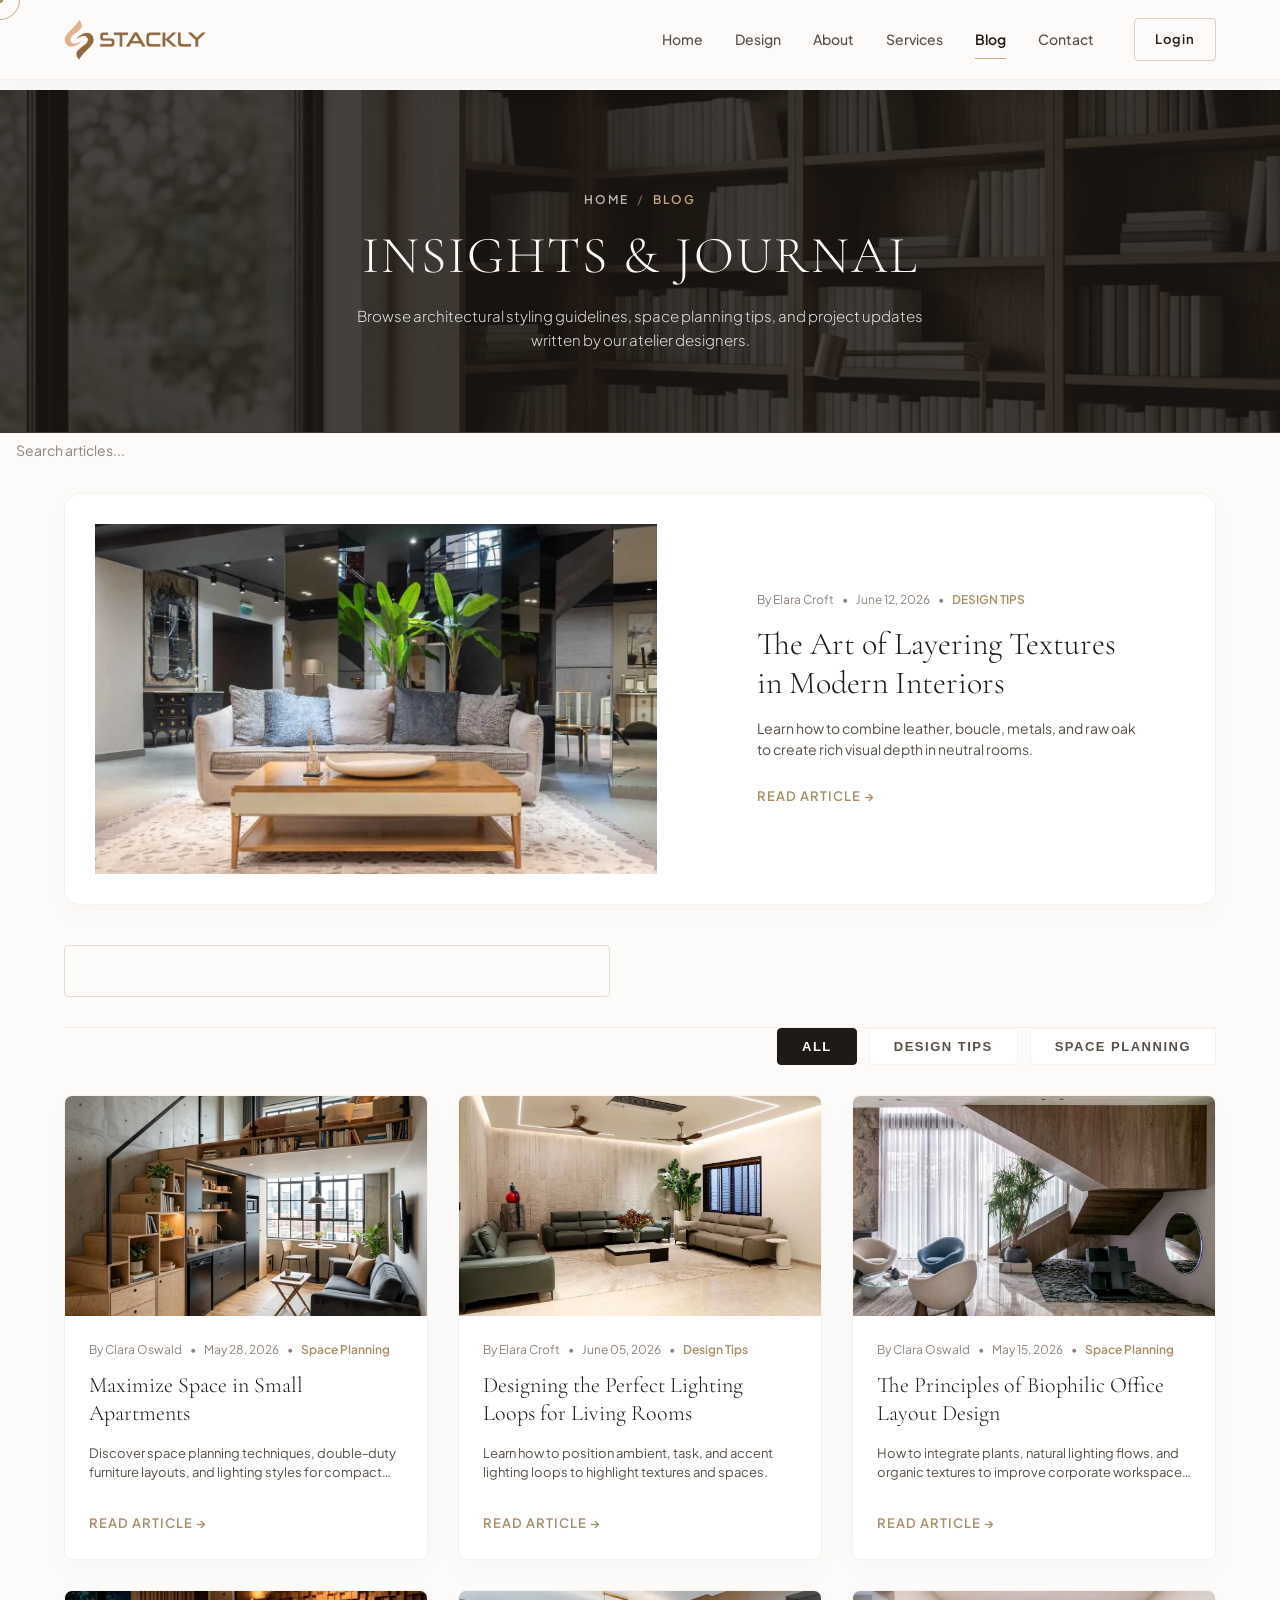
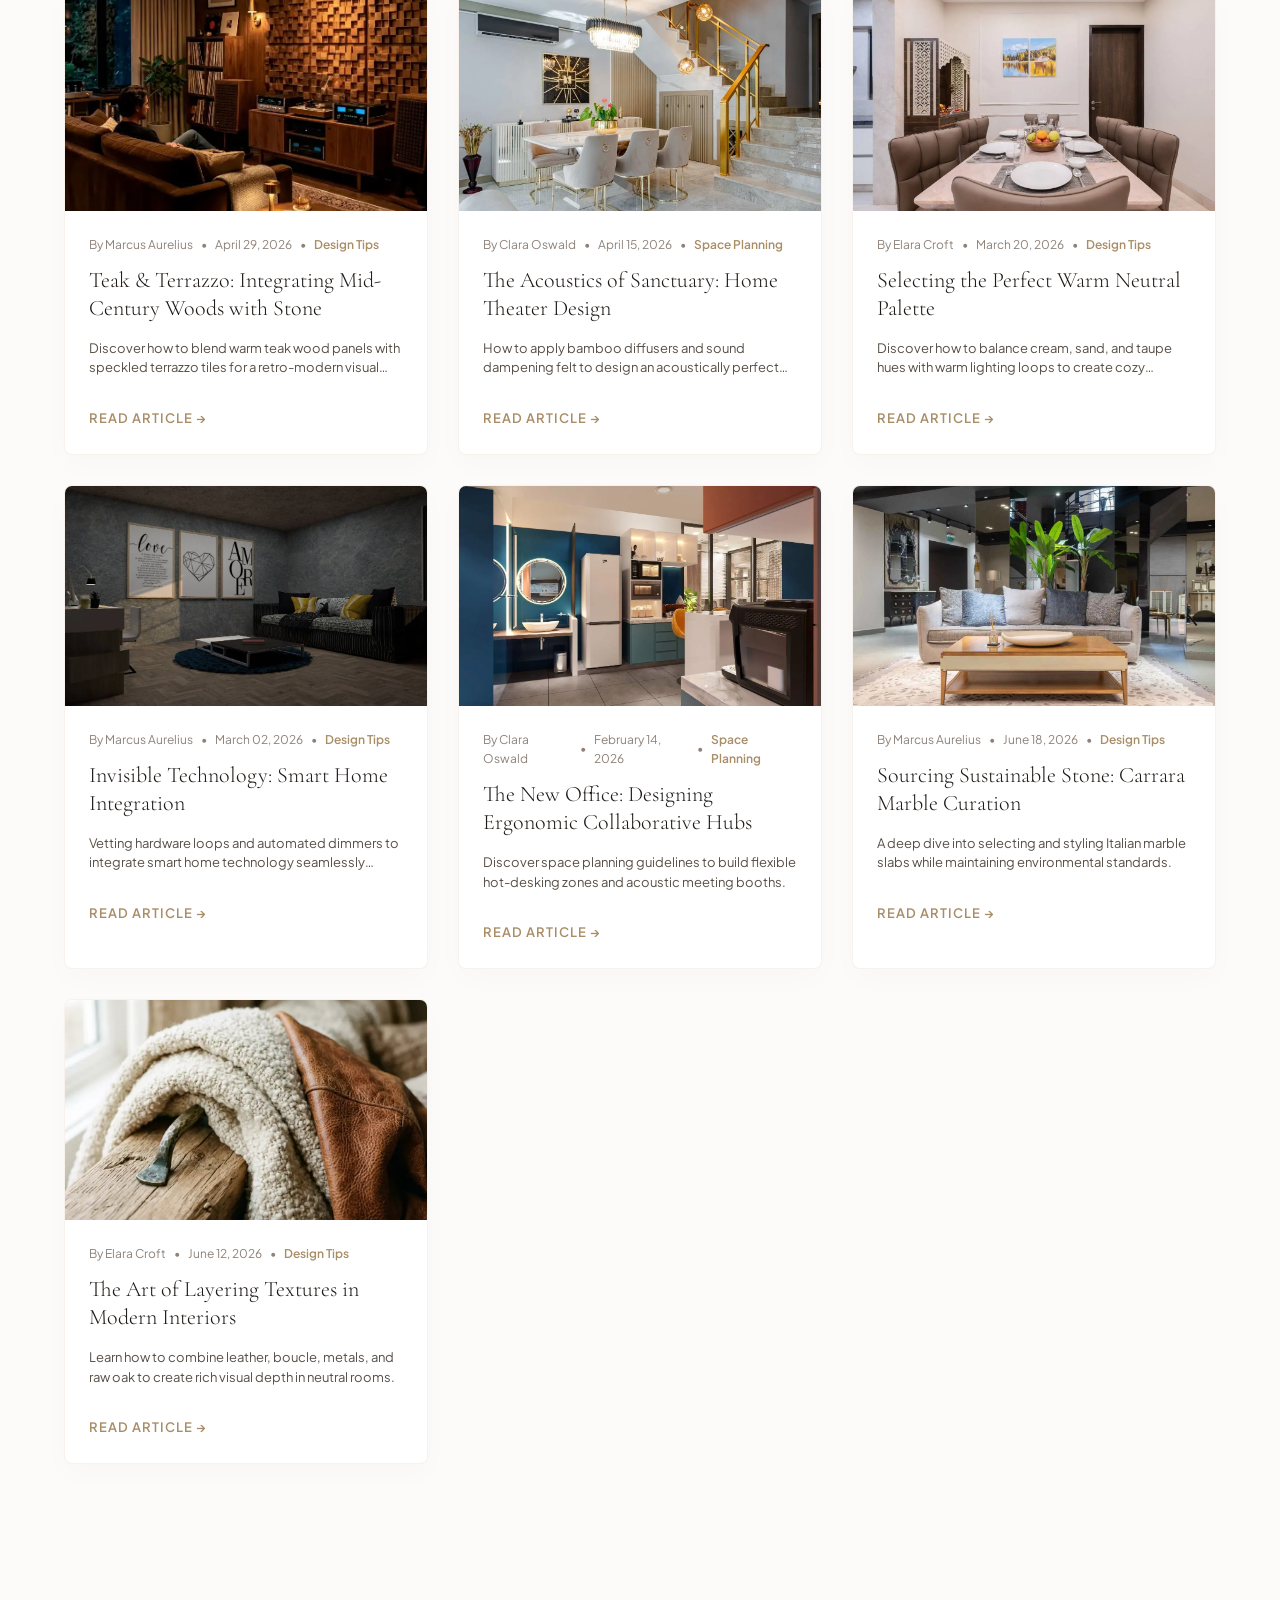
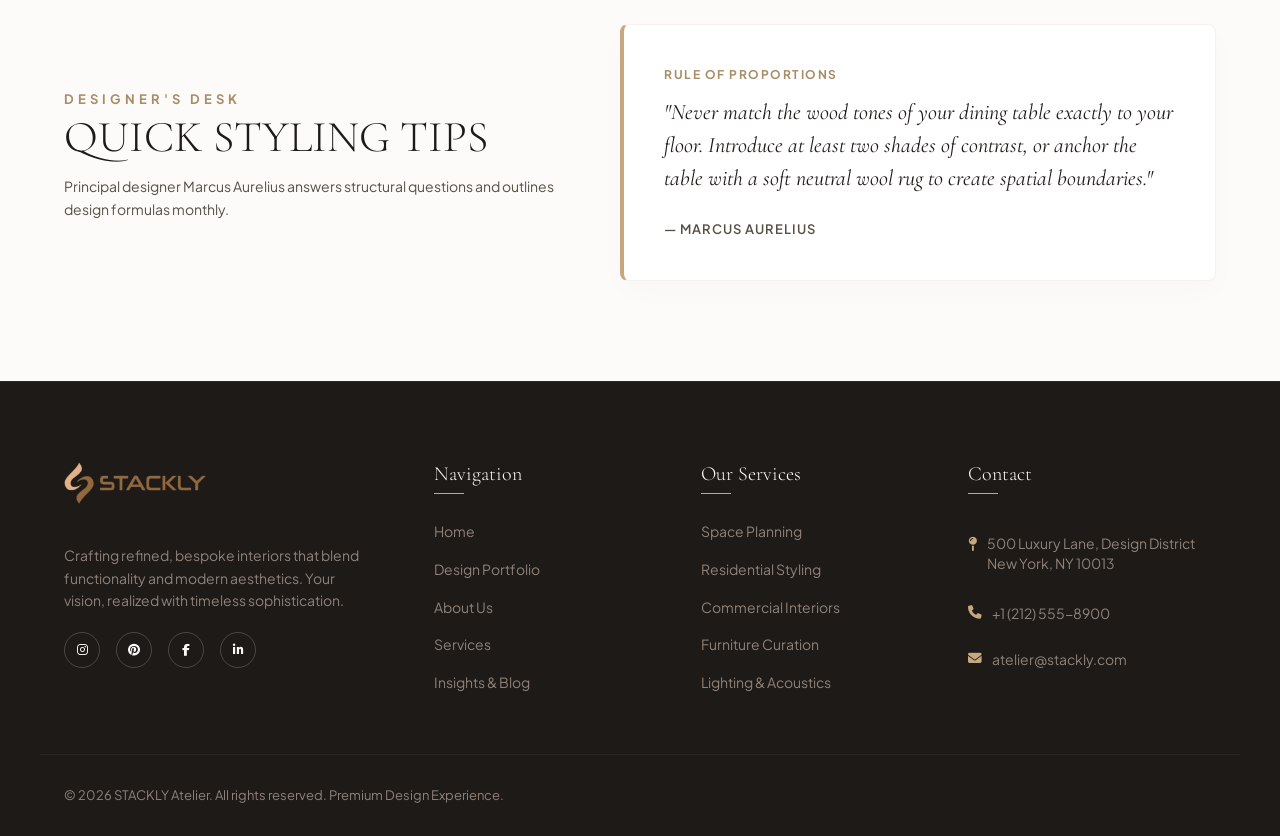
<file: blog.html>
<!doctype html>
<html lang="en">
  <head>
    <meta charset="UTF-8" />
    <meta name="viewport" content="width=device-width, initial-scale=1.0" />
    <title>Stackly | Design Journal</title>
    <!-- Fonts -->
    <link rel="preconnect" href="https://fonts.googleapis.com" />
    <link rel="preconnect" href="https://fonts.gstatic.com" crossorigin />
    <link
      href="https://fonts.googleapis.com/css2?family=Cormorant+Garamond:ital,wght@0,300;0,400;0,600;1,300&family=Plus+Jakarta+Sans:wght@300;400;500;600;700&display=swap"
      rel="stylesheet"
    />

    <!-- FontAwesome Icons -->
    <link
      rel="stylesheet"
      href="https://cdnjs.cloudflare.com/ajax/libs/font-awesome/6.4.0/css/all.min.css"
    />

    <!-- Stylesheets -->
    <link rel="stylesheet" href="./css/index.css" />
    <link rel="stylesheet" href="./css/components.css" />
    <link rel="stylesheet" href="./css/pages.css" />
  </head>
  <body>
    <!-- Custom Luxury Cursor -->
    <div class="custom-cursor" id="customCursor"></div>
    <div class="custom-cursor-dot" id="customCursorDot"></div>

    <!-- Page Transition Curtain -->
    <!-- Page Transition Curtain -->
    <div class="page-curtain" id="pageCurtain">
      <div class="curtain-panel">
        <div class="curtain-loader">
          <img
            src="./assets/images/logo.webp"
            alt="Stackly Logo"
            class="curtain-logo"
          />
          <div class="curtain-spinner"></div>
        </div>
      </div>
    </div>

    <!-- Main Navigation Bar -->
    <nav class="navbar scrolled" id="mainNavbar">
      <div class="nav-container">
        <a href="index.html" class="nav-logo" id="navLogo">
          <img
            src="./assets/images/logo.webp"
            alt="Stackly Logo"
            class="logo-img"
          />
        </a>

        <button
          class="nav-toggle"
          id="navToggle"
          aria-label="Toggle navigation"
        >
          <span class="bar"></span>
          <span class="bar"></span>
          <span class="bar"></span>
        </button>

        <div class="nav-menu" id="navMenu">
          <div class="nav-links">
            <a href="index.html" class="nav-link">Home</a>
            <a href="design.html" class="nav-link">Design</a>
            <a href="about.html" class="nav-link">About</a>
            <a href="services.html" class="nav-link">Services</a>
            <a href="blog.html" class="nav-link active">Blog</a>
            <a href="contact.html" class="nav-link">Contact</a>
          </div>
          <div class="nav-actions">
            <a href="login.html" class="nav-btn btn-login" id="loginNavBtn"
              >Login</a
            >
          </div>
        </div>
      </div>
    </nav>

    <!-- ========================================== -->
    <!-- 6 CONTENT SECTIONS IN BLOG PAGE            -->
    <!-- ========================================== -->

    <!-- SECTION 1: Blog Hero Banner Section -->
    <section class="page-hero-banner reveal reveal-up active">
      <div class="page-hero-banner-bg">
        <img src="./assets/images/blog-bg.webp" alt="Blog Background" />
      </div>
      <div class="page-hero-banner-content">
        <div class="page-hero-breadcrumbs">
          <a href="index.html">Home</a>
          <span class="separator">/</span>
          <span>Blog</span>
        </div>
        <h1 class="page-hero-title">Insights & Journal</h1>
        <p class="page-hero-desc">
          Browse architectural styling guidelines, space planning tips, and
          project updates written by our atelier designers.
        </p>
      </div>
    </section>

    <!-- Featured Post Section -->
    <section class="container" style="padding-top: 60px; padding-bottom: 40px">
      <!-- Highlighted Article Card -->
      <div
        class="card-luxury split-grid-2-1 reveal reveal-scale active"
        style="
          border-radius: var(--border-radius-lg);
          overflow: hidden;
          cursor: pointer;
        "
        id="featuredPostCard"
      >
        <div style="height: 350px">
          <img
            src="./assets/images/image-new-2.webp"
            alt="Textures blog highlight"
            style="width: 100%; height: 100%; object-fit: cover"
          />
        </div>
        <div
          style="
            padding: 40px;
            display: flex;
            flex-direction: column;
            justify-content: center;
            gap: 16px;
          "
        >
          <div class="blog-meta">
            <span>By Elara Croft</span>
            <span>•</span>
            <span>June 12, 2026</span>
            <span>•</span>
            <span style="color: var(--accent-gold-dark); font-weight: 600"
              >DESIGN TIPS</span
            >
          </div>
          <h3
            style="
              font-family: var(--font-heading);
              font-size: 2rem;
              line-height: 1.2;
            "
          >
            The Art of Layering Textures in Modern Interiors
          </h3>
          <p
            style="
              font-size: 0.875rem;
              color: var(--text-secondary);
              line-height: 1.5;
            "
          >
            Learn how to combine leather, boucle, metals, and raw oak to create
            rich visual depth in neutral rooms.
          </p>
          <span
            style="
              font-weight: 600;
              font-size: 0.8125rem;
              color: var(--accent-gold-dark);
              text-transform: uppercase;
              letter-spacing: 1px;
              margin-top: 10px;
            "
            >Read Article &rarr;</span
          >
        </div>
      </div>
    </section>

    <!-- SECTION 2: Search and Category Filter Pills -->
    <section class="container" style="padding-bottom: 30px">
      <div
        class="blog-controls split-grid-1-1 reveal reveal-up active"
        <div class="form-group" style="margin-bottom: 0">
          <input
            type="text"
            class="form-control"
            id="blogSearch"
            placeholder=" "
            required
          />
          <label class="form-label" for="blogSearch">Search articles...</label>
        </div>

        <div class="blog-tags" id="blogTagsWrapper">
          <button class="filter-btn active" data-tag="all">All</button>
          <button class="filter-btn" data-tag="design tips">Design Tips</button>
          <button class="filter-btn" data-tag="space planning">
            Space Planning
          </button>
        </div>
      </div>
    </section>

    <!-- SECTION 3: Atelier Journal Grid Section -->
    <section class="container" style="padding-bottom: 60px">
      <div class="blog-grid" id="blogGrid">

        <!-- Blog Post 1 -->
        <div class="card-luxury blog-post-card" data-category="design tips" data-title="Maximize Space in Small Apartments" data-summary="Discover space planning techniques, double-duty furniture layouts, and lighting styles for compact loft living.">
          <div class="blog-post-media">
            <img src="./assets/images/blog-smallspaces.webp" alt="Maximize Space in Small Apartments">
          </div>
          <div class="blog-post-info" style="padding: 24px; display: flex; flex-direction: column;">
            <div class="blog-meta">
              <span>By Clara Oswald</span>
              <span>•</span>
              <span>May 28, 2026</span>
              <span>•</span>
              <span style="color: var(--accent-gold-dark); font-weight:600;">Space Planning</span>
            </div>
            <h3 class="blog-post-title" style="margin: 12px 0 16px 0;">Maximize Space in Small Apartments</h3>
            <p class="blog-post-summary" style="margin-bottom: 16px;">Discover space planning techniques, double-duty furniture layouts, and lighting styles for compact loft living.</p>
            <div style="margin-top: auto; padding-top: 10px;">
              <a href="404.html" style="font-weight:600; font-size:0.8125rem; color:var(--accent-gold-dark); text-transform:uppercase; letter-spacing:1px; text-decoration:none; display:inline-flex; align-items:center; gap:4px;">Read Article &rarr;</a>
            </div>
          </div>
        </div>

        <!-- Blog Post 2 -->
        <div class="card-luxury blog-post-card" data-category="design tips" data-title="Designing the Perfect Lighting Loops for Living Rooms" data-summary="Learn how to position ambient, task, and accent lighting loops to highlight textures and spaces.">
          <div class="blog-post-media">
            <img src="./assets/images/image-new-3.webp" alt="Designing the Perfect Lighting Loops for Living Rooms">
          </div>
          <div class="blog-post-info" style="padding: 24px; display: flex; flex-direction: column;">
            <div class="blog-meta">
              <span>By Elara Croft</span>
              <span>•</span>
              <span>June 05, 2026</span>
              <span>•</span>
              <span style="color: var(--accent-gold-dark); font-weight:600;">Design Tips</span>
            </div>
            <h3 class="blog-post-title" style="margin: 12px 0 16px 0;">Designing the Perfect Lighting Loops for Living Rooms</h3>
            <p class="blog-post-summary" style="margin-bottom: 16px;">Learn how to position ambient, task, and accent lighting loops to highlight textures and spaces.</p>
            <div style="margin-top: auto; padding-top: 10px;">
              <a href="404.html" style="font-weight:600; font-size:0.8125rem; color:var(--accent-gold-dark); text-transform:uppercase; letter-spacing:1px; text-decoration:none; display:inline-flex; align-items:center; gap:4px;">Read Article &rarr;</a>
            </div>
          </div>
        </div>

        <!-- Blog Post 3 -->
        <div class="card-luxury blog-post-card" data-category="space planning" data-title="The Principles of Biophilic Office Layout Design" data-summary="How to integrate plants, natural lighting flows, and organic textures to improve corporate workspace energy.">
          <div class="blog-post-media">
            <img src="./assets/images/image-new-4.webp" alt="The Principles of Biophilic Office Layout Design">
          </div>
          <div class="blog-post-info" style="padding: 24px; display: flex; flex-direction: column;">
            <div class="blog-meta">
              <span>By Clara Oswald</span>
              <span>•</span>
              <span>May 15, 2026</span>
              <span>•</span>
              <span style="color: var(--accent-gold-dark); font-weight:600;">Space Planning</span>
            </div>
            <h3 class="blog-post-title" style="margin: 12px 0 16px 0;">The Principles of Biophilic Office Layout Design</h3>
            <p class="blog-post-summary" style="margin-bottom: 16px;">How to integrate plants, natural lighting flows, and organic textures to improve corporate workspace energy.</p>
            <div style="margin-top: auto; padding-top: 10px;">
              <a href="404.html" style="font-weight:600; font-size:0.8125rem; color:var(--accent-gold-dark); text-transform:uppercase; letter-spacing:1px; text-decoration:none; display:inline-flex; align-items:center; gap:4px;">Read Article &rarr;</a>
            </div>
          </div>
        </div>

        <!-- Blog Post 4 -->
        <div class="card-luxury blog-post-card" data-category="design tips" data-title="Teak & Terrazzo: Integrating Mid-Century Woods with Stone" data-summary="Discover how to blend warm teak wood panels with speckled terrazzo tiles for a retro-modern visual flow.">
          <div class="blog-post-media">
            <img src="./assets/images/home-blog-theater.webp" alt="Teak and Terrazzo">
          </div>
          <div class="blog-post-info" style="padding: 24px; display: flex; flex-direction: column;">
            <div class="blog-meta">
              <span>By Marcus Aurelius</span>
              <span>•</span>
              <span>April 29, 2026</span>
              <span>•</span>
              <span style="color: var(--accent-gold-dark); font-weight:600;">Design Tips</span>
            </div>
            <h3 class="blog-post-title" style="margin: 12px 0 16px 0;">Teak &amp; Terrazzo: Integrating Mid-Century Woods with Stone</h3>
            <p class="blog-post-summary" style="margin-bottom: 16px;">Discover how to blend warm teak wood panels with speckled terrazzo tiles for a retro-modern visual flow.</p>
            <div style="margin-top: auto; padding-top: 10px;">
              <a href="404.html" style="font-weight:600; font-size:0.8125rem; color:var(--accent-gold-dark); text-transform:uppercase; letter-spacing:1px; text-decoration:none; display:inline-flex; align-items:center; gap:4px;">Read Article &rarr;</a>
            </div>
          </div>
        </div>

        <!-- Blog Post 5 -->
        <div class="card-luxury blog-post-card" data-category="space planning" data-title="The Acoustics of Sanctuary: Home Theater Design" data-summary="How to apply bamboo diffusers and sound dampening felt to design an acoustically perfect home theater.">
          <div class="blog-post-media">
            <img src="./assets/images/image-new-5.webp" alt="The Acoustics of Sanctuary: Home Theater Design">
          </div>
          <div class="blog-post-info" style="padding: 24px; display: flex; flex-direction: column;">
            <div class="blog-meta">
              <span>By Clara Oswald</span>
              <span>•</span>
              <span>April 15, 2026</span>
              <span>•</span>
              <span style="color: var(--accent-gold-dark); font-weight:600;">Space Planning</span>
            </div>
            <h3 class="blog-post-title" style="margin: 12px 0 16px 0;">The Acoustics of Sanctuary: Home Theater Design</h3>
            <p class="blog-post-summary" style="margin-bottom: 16px;">How to apply bamboo diffusers and sound dampening felt to design an acoustically perfect home theater.</p>
            <div style="margin-top: auto; padding-top: 10px;">
              <a href="404.html" style="font-weight:600; font-size:0.8125rem; color:var(--accent-gold-dark); text-transform:uppercase; letter-spacing:1px; text-decoration:none; display:inline-flex; align-items:center; gap:4px;">Read Article &rarr;</a>
            </div>
          </div>
        </div>

        <!-- Blog Post 6 -->
        <div class="card-luxury blog-post-card" data-category="design tips" data-title="Selecting the Perfect Warm Neutral Palette" data-summary="Discover how to balance cream, sand, and taupe hues with warm lighting loops to create cozy spaces.">
          <div class="blog-post-media">
            <img src="./assets/images/image-new-7.webp" alt="Selecting the Perfect Warm Neutral Palette">
          </div>
          <div class="blog-post-info" style="padding: 24px; display: flex; flex-direction: column;">
            <div class="blog-meta">
              <span>By Elara Croft</span>
              <span>•</span>
              <span>March 20, 2026</span>
              <span>•</span>
              <span style="color: var(--accent-gold-dark); font-weight:600;">Design Tips</span>
            </div>
            <h3 class="blog-post-title" style="margin: 12px 0 16px 0;">Selecting the Perfect Warm Neutral Palette</h3>
            <p class="blog-post-summary" style="margin-bottom: 16px;">Discover how to balance cream, sand, and taupe hues with warm lighting loops to create cozy spaces.</p>
            <div style="margin-top: auto; padding-top: 10px;">
              <a href="404.html" style="font-weight:600; font-size:0.8125rem; color:var(--accent-gold-dark); text-transform:uppercase; letter-spacing:1px; text-decoration:none; display:inline-flex; align-items:center; gap:4px;">Read Article &rarr;</a>
            </div>
          </div>
        </div>

        <!-- Blog Post 7 -->
        <div class="card-luxury blog-post-card" data-category="design tips" data-title="Invisible Technology: Smart Home Integration" data-summary="Vetting hardware loops and automated dimmers to integrate smart home technology seamlessly without visual clutter.">
          <div class="blog-post-media">
            <img src="./assets/images/image-new-8.webp" alt="Invisible Technology: Smart Home Integration">
          </div>
          <div class="blog-post-info" style="padding: 24px; display: flex; flex-direction: column;">
            <div class="blog-meta">
              <span>By Marcus Aurelius</span>
              <span>•</span>
              <span>March 02, 2026</span>
              <span>•</span>
              <span style="color: var(--accent-gold-dark); font-weight:600;">Design Tips</span>
            </div>
            <h3 class="blog-post-title" style="margin: 12px 0 16px 0;">Invisible Technology: Smart Home Integration</h3>
            <p class="blog-post-summary" style="margin-bottom: 16px;">Vetting hardware loops and automated dimmers to integrate smart home technology seamlessly without visual clutter.</p>
            <div style="margin-top: auto; padding-top: 10px;">
              <a href="404.html" style="font-weight:600; font-size:0.8125rem; color:var(--accent-gold-dark); text-transform:uppercase; letter-spacing:1px; text-decoration:none; display:inline-flex; align-items:center; gap:4px;">Read Article &rarr;</a>
            </div>
          </div>
        </div>

        <!-- Blog Post 8 -->
        <div class="card-luxury blog-post-card" data-category="space planning" data-title="The New Office: Designing Ergonomic Collaborative Hubs" data-summary="Discover space planning guidelines to build flexible hot-desking zones and acoustic meeting booths.">
          <div class="blog-post-media">
            <img src="./assets/images/image-new-9.webp" alt="The New Office: Designing Ergonomic Collaborative Hubs">
          </div>
          <div class="blog-post-info" style="padding: 24px; display: flex; flex-direction: column;">
            <div class="blog-meta">
              <span>By Clara Oswald</span>
              <span>•</span>
              <span>February 14, 2026</span>
              <span>•</span>
              <span style="color: var(--accent-gold-dark); font-weight:600;">Space Planning</span>
            </div>
            <h3 class="blog-post-title" style="margin: 12px 0 16px 0;">The New Office: Designing Ergonomic Collaborative Hubs</h3>
            <p class="blog-post-summary" style="margin-bottom: 16px;">Discover space planning guidelines to build flexible hot-desking zones and acoustic meeting booths.</p>
            <div style="margin-top: auto; padding-top: 10px;">
              <a href="404.html" style="font-weight:600; font-size:0.8125rem; color:var(--accent-gold-dark); text-transform:uppercase; letter-spacing:1px; text-decoration:none; display:inline-flex; align-items:center; gap:4px;">Read Article &rarr;</a>
            </div>
          </div>
        </div>

        <!-- Blog Post 9 -->
        <div class="card-luxury blog-post-card" data-category="design tips" data-title="Sourcing Sustainable Stone: Carrara Marble Curation" data-summary="A deep dive into selecting and styling Italian marble slabs while maintaining environmental standards.">
          <div class="blog-post-media">
            <img src="./assets/images/image-new-2.webp" alt="Sourcing Sustainable Stone: Carrara Marble Curation">
          </div>
          <div class="blog-post-info" style="padding: 24px; display: flex; flex-direction: column;">
            <div class="blog-meta">
              <span>By Marcus Aurelius</span>
              <span>•</span>
              <span>June 18, 2026</span>
              <span>•</span>
              <span style="color: var(--accent-gold-dark); font-weight:600;">Design Tips</span>
            </div>
            <h3 class="blog-post-title" style="margin: 12px 0 16px 0;">Sourcing Sustainable Stone: Carrara Marble Curation</h3>
            <p class="blog-post-summary" style="margin-bottom: 16px;">A deep dive into selecting and styling Italian marble slabs while maintaining environmental standards.</p>
            <div style="margin-top: auto; padding-top: 10px;">
              <a href="404.html" style="font-weight:600; font-size:0.8125rem; color:var(--accent-gold-dark); text-transform:uppercase; letter-spacing:1px; text-decoration:none; display:inline-flex; align-items:center; gap:4px;">Read Article &rarr;</a>
            </div>
          </div>
        </div>

        <!-- Blog Post 10 -->
        <div class="card-luxury blog-post-card" data-category="design tips" data-title="The Art of Layering Textures in Modern Interiors" data-summary="Learn how to combine leather, boucle, metals, and raw oak to create rich visual depth in neutral rooms.">
          <div class="blog-post-media">
            <img src="./assets/images/blog-textures-layering.webp" alt="The Art of Layering Textures in Modern Interiors">
          </div>
          <div class="blog-post-info" style="padding: 24px; display: flex; flex-direction: column;">
            <div class="blog-meta">
              <span>By Elara Croft</span>
              <span>•</span>
              <span>June 12, 2026</span>
              <span>•</span>
              <span style="color: var(--accent-gold-dark); font-weight:600;">Design Tips</span>
            </div>
            <h3 class="blog-post-title" style="margin: 12px 0 16px 0;">The Art of Layering Textures in Modern Interiors</h3>
            <p class="blog-post-summary" style="margin-bottom: 16px;">Learn how to combine leather, boucle, metals, and raw oak to create rich visual depth in neutral rooms.</p>
            <div style="margin-top: auto; padding-top: 10px;">
              <a href="404.html" style="font-weight:600; font-size:0.8125rem; color:var(--accent-gold-dark); text-transform:uppercase; letter-spacing:1px; text-decoration:none; display:inline-flex; align-items:center; gap:4px;">Read Article &rarr;</a>
            </div>
          </div>
        </div>

        <!-- No results message (hidden by default) -->
        <div id="noResultsMsg" style="display:none; grid-column: 1/-1; text-align:center; padding: 40px; color: var(--text-light);">No articles found matching search criteria.</div>

      </div>
    </section>

    <!-- SECTION 5: Designer Micro-Blogs & Tips Column -->
    <section class="container section-padding">
      <div
        class="split-grid-1-2"
        style="
          align-items: center;
        "
      >
        <div class="reveal reveal-left">
          <span class="about-section-subtitle">DESIGNER'S DESK</span>
          <h2 class="about-section-title">QUICK STYLING TIPS</h2>
          <p
            style="
              font-size: 0.875rem;
              color: var(--text-secondary);
              line-height: 1.6;
              margin-top: 12px;
            "
          >
            Principal designer Marcus Aurelius answers structural questions and
            outlines design formulas monthly.
          </p>
        </div>

        <div
          class="card-luxury reveal reveal-right"
          style="padding: 40px; border-left: 4px solid var(--accent-gold)"
        >
          <span
            style="
              font-size: 0.75rem;
              font-weight: 700;
              color: var(--accent-gold-dark);
              text-transform: uppercase;
              letter-spacing: 1.5px;
              display: block;
              margin-bottom: 12px;
            "
            >Rule of Proportions</span
          >
          <p
            style="
              font-family: var(--font-heading);
              font-size: 1.375rem;
              font-style: italic;
              line-height: 1.5;
              color: var(--text-primary);
              margin-bottom: 20px;
            "
          >
            "Never match the wood tones of your dining table exactly to your
            floor. Introduce at least two shades of contrast, or anchor the
            table with a soft neutral wool rug to create spatial boundaries."
          </p>
          <span
            style="
              font-weight: 600;
              font-size: 0.8125rem;
              text-transform: uppercase;
              color: var(--text-secondary);
              letter-spacing: 1px;
            "
            >— Marcus Aurelius</span
          >
        </div>
      </div>
    </section>

    <!-- Blog Details Modal Container -->
    <div id="blogDetailModal" class="project-modal" style="display: none"></div>

    <!-- Shared Footer -->
    <footer class="footer">
      <div class="footer-container">
        <div class="footer-brand">
          <div class="footer-logo" style="margin-bottom: 20px">
            <a href="index.html" style="display: inline-block"
              ><img
                src="./assets/images/logo.webp"
                alt="Stackly Logo"
                class="logo-img"
            /></a>
          </div>
          <p class="footer-desc">
            Crafting refined, bespoke interiors that blend functionality and
            modern aesthetics. Your vision, realized with timeless
            sophistication.
          </p>
          <div class="social-links">
            <a href="404.html" aria-label="Instagram"
              ><i class="fa-brands fa-instagram"></i
            ></a>
            <a href="404.html" aria-label="Pinterest"
              ><i class="fa-brands fa-pinterest"></i
            ></a>
            <a href="404.html" aria-label="Facebook"
              ><i class="fa-brands fa-facebook-f"></i
            ></a>
            <a href="404.html" aria-label="LinkedIn"
              ><i class="fa-brands fa-linkedin-in"></i
            ></a>
          </div>
        </div>

        <div class="footer-links">
          <h4 class="footer-title">Navigation</h4>
          <ul>
            <li><a href="index.html">Home</a></li>
            <li><a href="design.html">Design Portfolio</a></li>
            <li><a href="about.html">About Us</a></li>
            <li><a href="services.html">Services</a></li>
            <li><a href="blog.html">Insights & Blog</a></li>
          </ul>
        </div>

        <div class="footer-links">
          <h4 class="footer-title">Our Services</h4>
          <ul>
            <li><a href="services.html">Space Planning</a></li>
            <li><a href="services.html">Residential Styling</a></li>
            <li><a href="services.html">Commercial Interiors</a></li>
            <li><a href="services.html">Furniture Curation</a></li>
            <li><a href="services.html">Lighting & Acoustics</a></li>
          </ul>
        </div>

        <div class="footer-contact">
          <h4 class="footer-title">Contact</h4>
          <p
            class="contact-info"
            style="
              display: flex;
              align-items: flex-start;
              gap: 10px;
              margin-bottom: 12px;
              line-height: 1.4;
            "
          >
            <i
              class="fa-solid fa-map-pin"
              style="color: var(--accent-gold); margin-top: 3px"
            ></i>
            <span
              >500 Luxury Lane, Design District<br />New York, NY 10013</span
            >
          </p>
          <p
            class="contact-info"
            style="
              display: flex;
              align-items: center;
              gap: 10px;
              margin-bottom: 8px;
            "
          >
            <i
              class="fa-solid fa-phone"
              style="color: var(--accent-gold); font-size: 0.85rem"
            ></i>
            <span>+1 (212) 555-8900</span>
          </p>
          <p
            class="contact-info"
            style="display: flex; align-items: center; gap: 10px"
          >
            <i
              class="fa-solid fa-envelope"
              style="color: var(--accent-gold); font-size: 0.85rem"
            ></i>
            <a
              href="mailto:atelier@stackly.com"
              style="
                color: inherit;
                text-decoration: none;
                transition: color 0.3s ease;
              "
              onmouseover="this.style.color = 'var(--accent-gold)'"
              onmouseout="this.style.color = 'inherit'"
              >atelier@stackly.com</a
            >
          </p>
        </div>
      </div>
      <div class="footer-bottom">
        <p>
          &copy; 2026 STACKLY Atelier. All rights reserved. Premium Design
          Experience.
        </p>
      </div>
    </footer>

    <!-- Scripts -->
    <script type="module" src="js/app.js"></script>
    <script type="module">
      import db from "./js/data.js";

      document.addEventListener("DOMContentLoaded", () => {
        // Sync login text
        const user = db.getCurrentUser();
        const loginBtn = document.getElementById("loginNavBtn");
        if (loginBtn && user) {
          loginBtn.textContent = "Dashboard";
          loginBtn.setAttribute("href", user.role === "admin" ? "dashboard-admin.html" : "dashboard-user.html");
          loginBtn.classList.add("btn-cta");
          loginBtn.classList.remove("btn-login");
        }

        // Search and filter against static HTML cards
        const allCards = document.querySelectorAll(".blog-post-card");
        const noResultsMsg = document.getElementById("noResultsMsg");
        let activeTag = "all";
        let searchQuery = "";

        function filterCards() {
          let visible = 0;
          allCards.forEach(card => {
            const category = card.getAttribute("data-category") || "";
            const title = card.getAttribute("data-title") || "";
            const summary = card.getAttribute("data-summary") || "";
            const matchTag = activeTag === "all" || category === activeTag;
            const matchSearch = title.toLowerCase().includes(searchQuery.toLowerCase()) ||
                                summary.toLowerCase().includes(searchQuery.toLowerCase());
            const show = matchTag && matchSearch;
            card.style.display = show ? "" : "none";
            if (show) visible++;
          });
          if (noResultsMsg) noResultsMsg.style.display = visible === 0 ? "block" : "none";
        }

        // Search input
        const search = document.getElementById("blogSearch");
        if (search) {
          search.addEventListener("input", e => {
            searchQuery = e.target.value;
            filterCards();
          });
        }

        // Tag pill clicks
        const tags = document.querySelectorAll("#blogTagsWrapper .filter-btn");
        tags.forEach(btn => {
          btn.addEventListener("click", () => {
            tags.forEach(t => t.classList.remove("active"));
            btn.classList.add("active");
            activeTag = btn.getAttribute("data-tag");
            filterCards();
          });
        });

        // Newsletter
        const form = document.getElementById("newsletterForm");
        if (form) {
          form.addEventListener("submit", e => {
            e.preventDefault();
            alert("Successfully Subscribed to Journal Digest!");
            form.reset();
          });
        }
      });
    </script>
  </body>
</html>
</file>
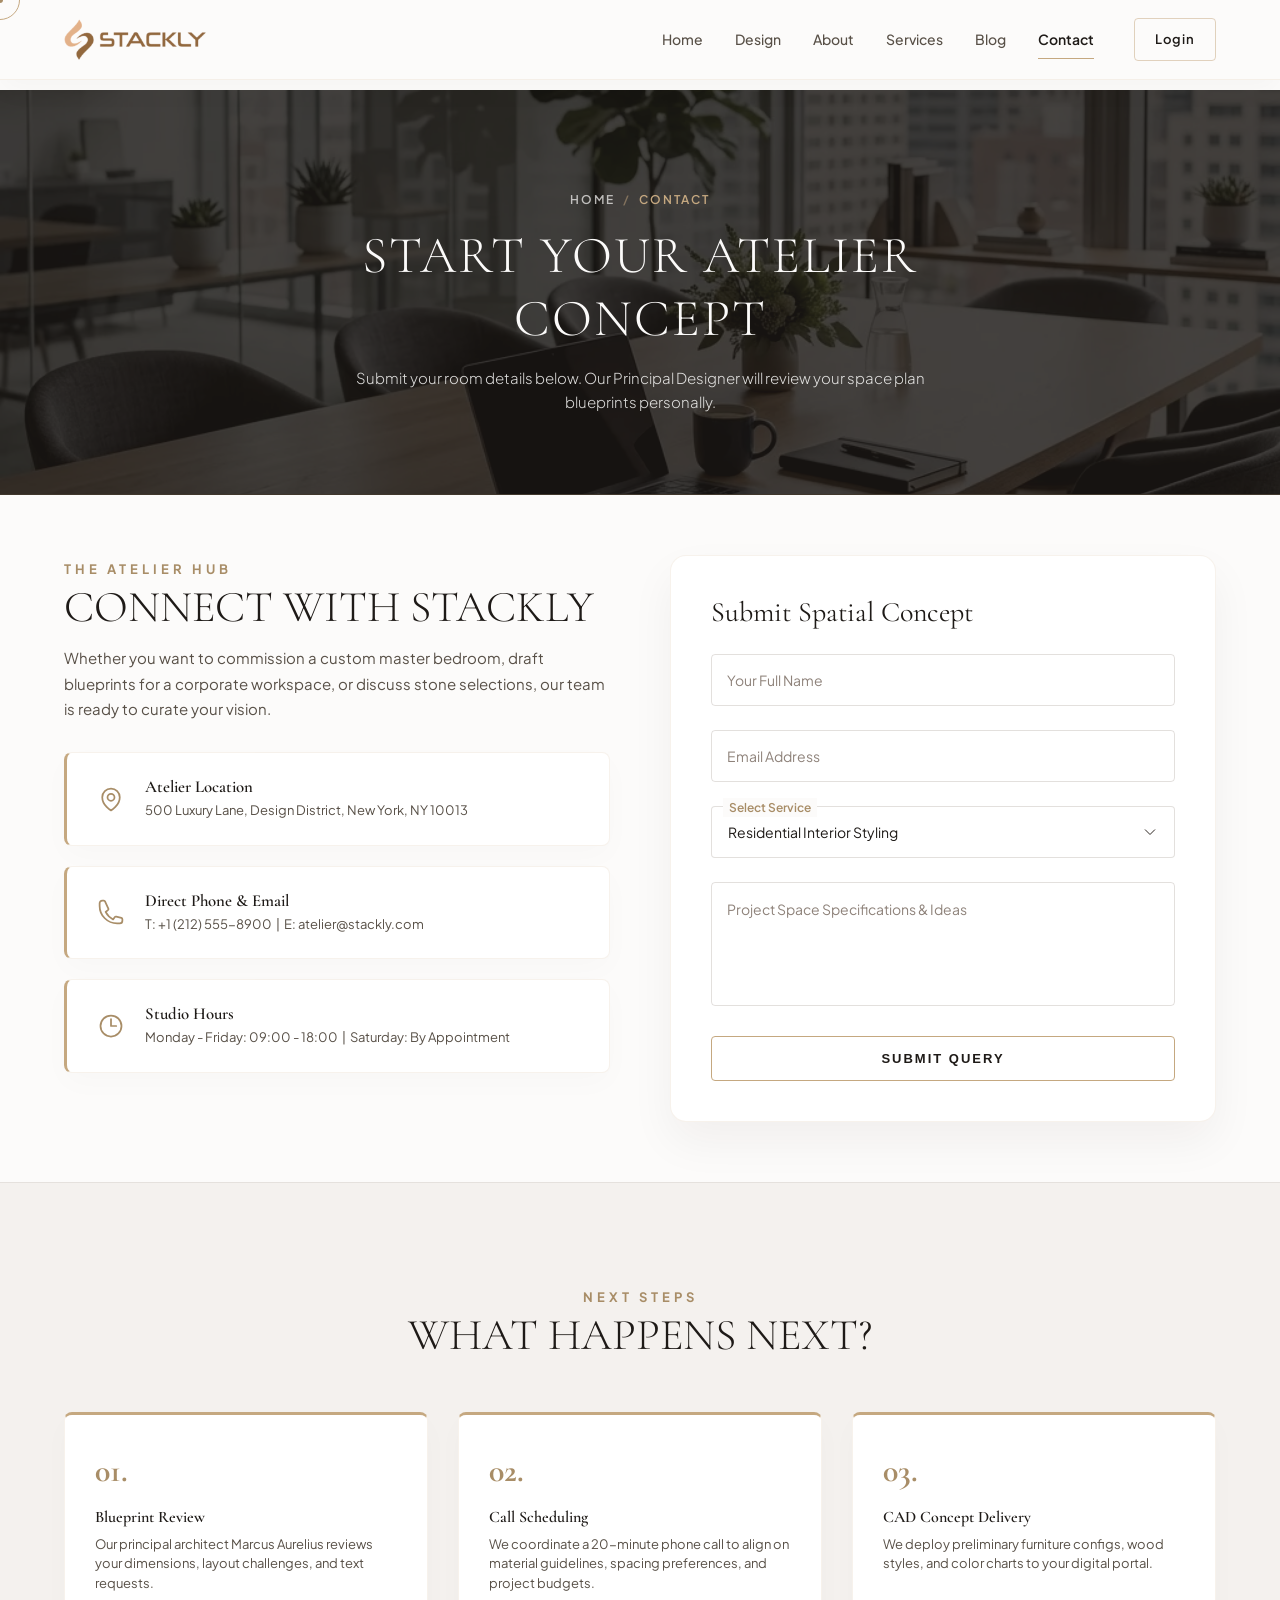
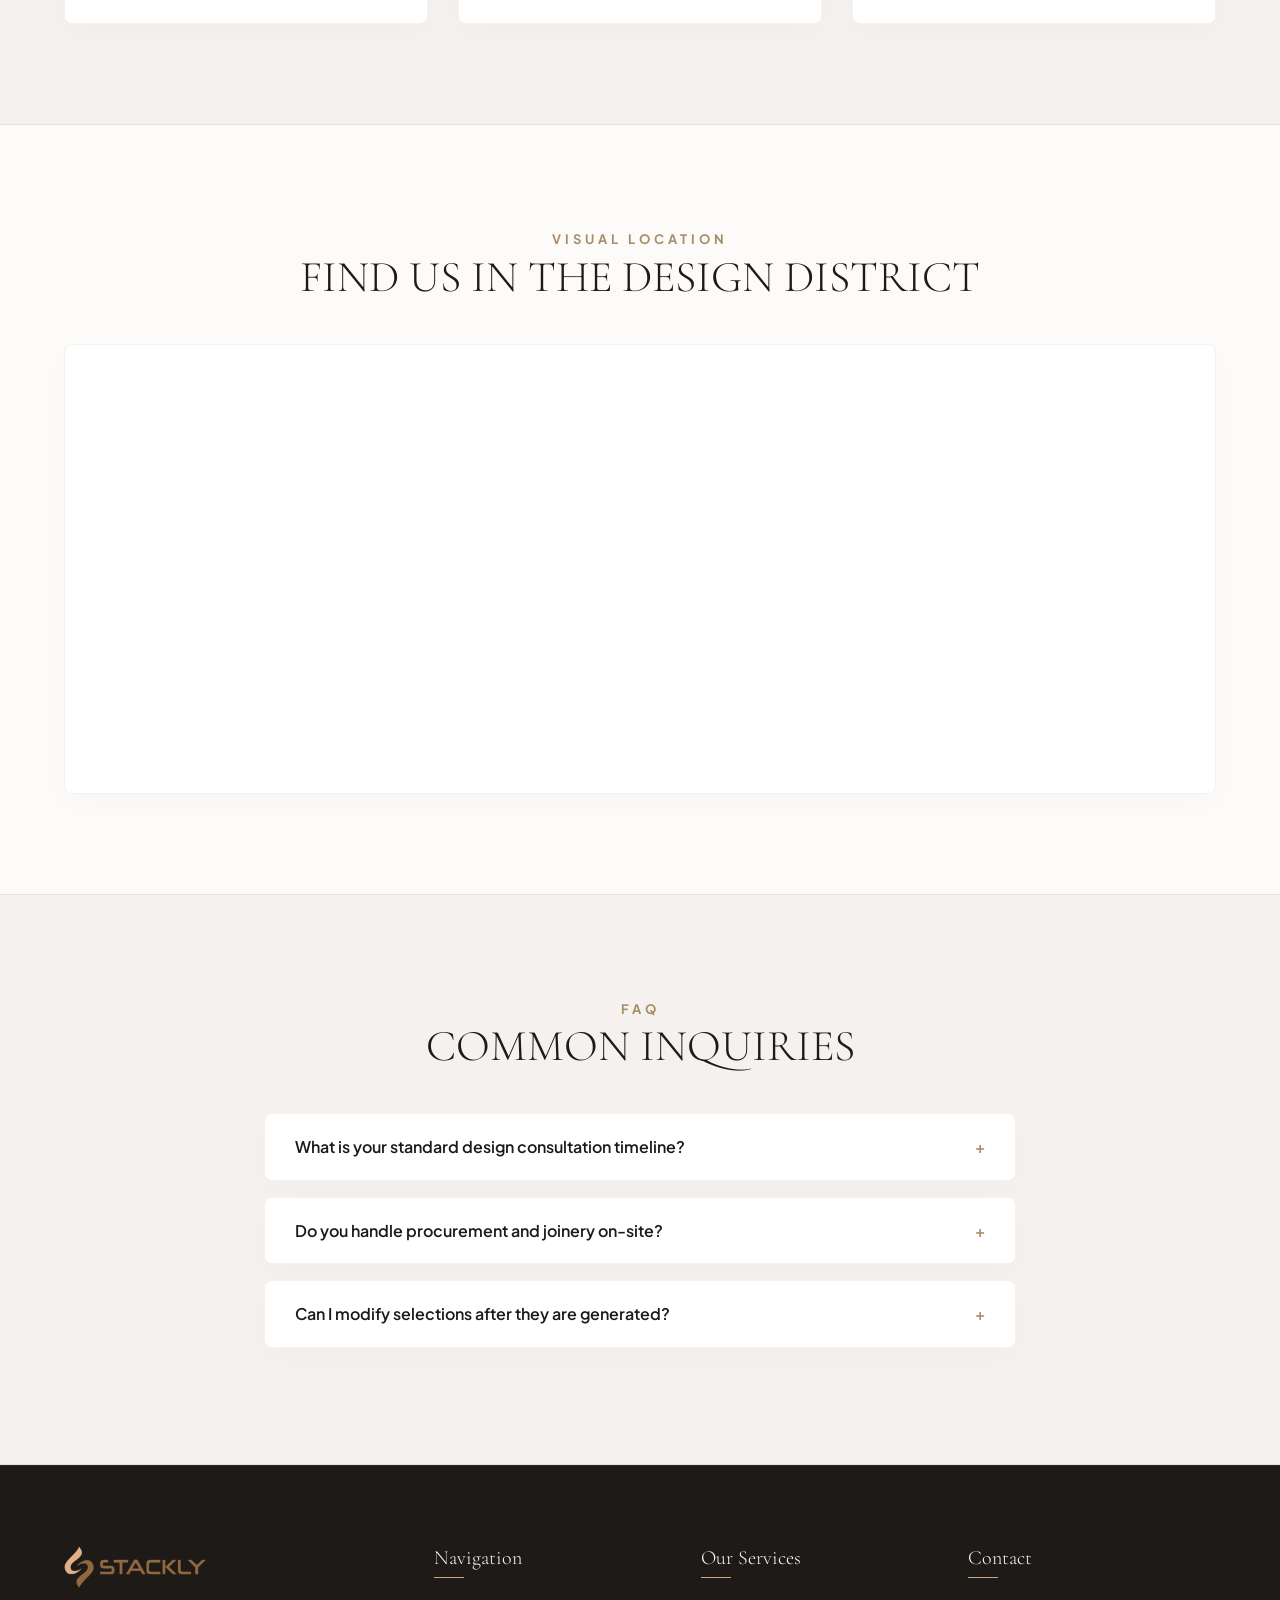
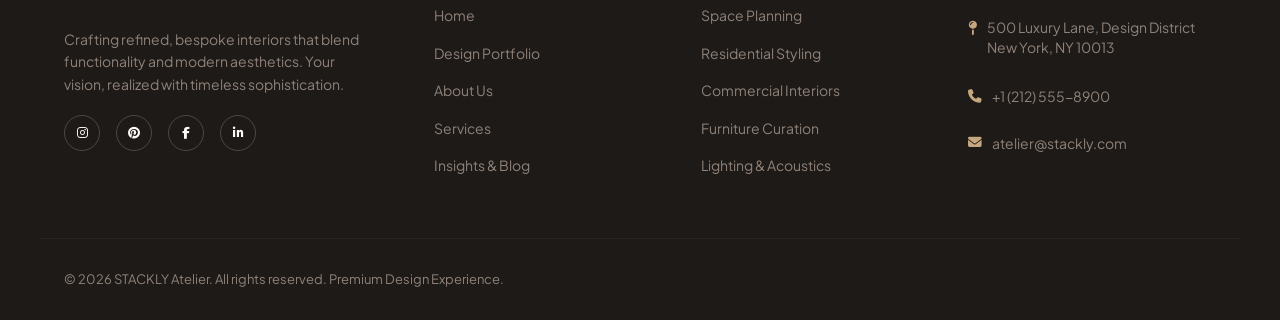
<file: contact.html>
<!DOCTYPE html>
<html lang="en">
<head>
  <meta charset="UTF-8">
  <meta name="viewport" content="width=device-width, initial-scale=1.0">
  <title>Stackly | Contact Us</title>
  <!-- Fonts -->
  <link rel="preconnect" href="https://fonts.googleapis.com">
  <link rel="preconnect" href="https://fonts.gstatic.com" crossorigin>
  <link href="https://fonts.googleapis.com/css2?family=Cormorant+Garamond:ital,wght@0,300;0,400;0,600;1,300&family=Plus+Jakarta+Sans:wght@300;400;500;600;700&display=swap" rel="stylesheet">
  
  <!-- FontAwesome Icons -->
  <link rel="stylesheet" href="https://cdnjs.cloudflare.com/ajax/libs/font-awesome/6.4.0/css/all.min.css">

  <!-- Stylesheets -->
  <link rel="stylesheet" href="./css/index.css">
  <link rel="stylesheet" href="./css/components.css">
  <link rel="stylesheet" href="./css/pages.css">
</head>
<body>

  <!-- Custom Luxury Cursor -->
  <div class="custom-cursor" id="customCursor"></div>
  <div class="custom-cursor-dot" id="customCursorDot"></div>

  <!-- Page Transition Curtain -->
  <!-- Page Transition Curtain -->
  <div class="page-curtain" id="pageCurtain">
    <div class="curtain-panel">
      <div class="curtain-loader">
        <img src="./assets/images/logo.webp" alt="Stackly Logo" class="curtain-logo">
        <div class="curtain-spinner"></div>
      </div>
    </div>
  </div>

  <!-- Main Navigation Bar -->
  <nav class="navbar scrolled" id="mainNavbar">
    <div class="nav-container">
      <a href="index.html" class="nav-logo" id="navLogo">
        <img src="./assets/images/logo.webp" alt="Stackly Logo" class="logo-img">
      </a>
      
      <button class="nav-toggle" id="navToggle" aria-label="Toggle navigation">
        <span class="bar"></span>
        <span class="bar"></span>
        <span class="bar"></span>
      </button>

      <div class="nav-menu" id="navMenu">
        <div class="nav-links">
          <a href="index.html" class="nav-link">Home</a>
          <a href="design.html" class="nav-link">Design</a>
          <a href="about.html" class="nav-link">About</a>
          <a href="services.html" class="nav-link">Services</a>
          <a href="blog.html" class="nav-link">Blog</a>
          <a href="contact.html" class="nav-link active">Contact</a>
        </div>
        <div class="nav-actions">
          <a href="login.html" class="nav-btn btn-login" id="loginNavBtn">Login</a>
        </div>
      </div>
    </div>
  </nav>

  <!-- ========================================== -->
  <!-- 6 CONTENT SECTIONS IN CONTACT PAGE         -->
  <!-- ========================================== -->

  <!-- SECTION 1: Contact Hero Banner Section -->
  <section class="page-hero-banner reveal reveal-up active">
    <div class="page-hero-banner-bg">
      <img src="./assets/images/contact-bg.webp" alt="Contact Background">
    </div>
    <div class="page-hero-banner-content">
      <div class="page-hero-breadcrumbs">
        <a href="index.html">Home</a>
        <span class="separator">/</span>
        <span>Contact</span>
      </div>
      <h1 class="page-hero-title">Start Your Atelier Concept</h1>
      <p class="page-hero-desc">Submit your room details below. Our Principal Designer will review your space plan blueprints personally.</p>
    </div>
  </section>

  <!-- SECTION 2: Split Contact Hub Section -->
  <section class="container section-padding" style="padding-top: 60px; padding-bottom: 60px;">
    <div class="split-grid-1-1 mobile-reverse" style="align-items: start;">
      
      <!-- Left Column: Visit Our Studio details -->
      <div class="reveal reveal-left" style="display:flex; flex-direction:column; gap:30px;">
        <div>
          <span class="about-section-subtitle">THE ATELIER HUB</span>
          <h2 class="about-section-title">CONNECT WITH STACKLY</h2>
          <p style="color: var(--text-secondary); font-size: 0.9375rem; line-height: 1.7; margin-top: 12px;">
            Whether you want to commission a custom master bedroom, draft blueprints for a corporate workspace, or discuss stone selections, our team is ready to curate your vision.
          </p>
        </div>

        <div style="display:flex; flex-direction:column; gap:20px;">
          <!-- Card 1: Address -->
          <div class="card-luxury" style="padding: 24px 30px; display: flex; gap: 20px; align-items: center; border-left: 3px solid var(--accent-gold);">
            <div style="color: var(--accent-gold-dark); flex-shrink: 0; display:flex; align-items:center;">
              <svg viewBox="0 0 24 24" fill="none" stroke="currentColor" stroke-width="1.5" style="width:28px; height:28px;">
                <path stroke-linecap="round" stroke-linejoin="round" d="M15 10.5a3 3 0 11-6 0 3 3 0 016 0z" />
                <path stroke-linecap="round" stroke-linejoin="round" d="M19.5 10.5c0 7.142-7.5 11.25-7.5 11.25s-7.5-4.108-7.5-11.25a3 3 0 1115 0z" />
              </svg>
            </div>
            <div>
              <h4 style="font-size: 1.05rem; font-weight: 600; margin-bottom: 4px;">Atelier Location</h4>
              <p style="font-size: 0.8125rem; color: var(--text-secondary); line-height: 1.5;">500 Luxury Lane, Design District, New York, NY 10013</p>
            </div>
          </div>

          <!-- Card 2: Contact -->
          <div class="card-luxury" style="padding: 24px 30px; display: flex; gap: 20px; align-items: center; border-left: 3px solid var(--accent-gold);">
            <div style="color: var(--accent-gold-dark); flex-shrink: 0; display:flex; align-items:center;">
              <svg viewBox="0 0 24 24" fill="none" stroke="currentColor" stroke-width="1.5" style="width:28px; height:28px;">
                <path stroke-linecap="round" stroke-linejoin="round" d="M2.25 6.75c0 8.284 6.716 15 15 15h2.25a2.25 2.25 0 002.25-2.25v-1.372c0-.516-.351-.966-.852-1.091l-4.423-1.106c-.44-.11-.902.055-1.173.417l-1.514 2.018a14.981 14.981 0 01-6.417-6.417l2.018-1.514c.362-.272.527-.734.417-1.173L6.963 3.102a1.125 1.125 0 00-1.091-.852H4.5A2.25 2.25 0 002.25 4.5v2.25z" />
              </svg>
            </div>
            <div>
              <h4 style="font-size: 1.05rem; font-weight: 600; margin-bottom: 4px;">Direct Phone & Email</h4>
              <p style="font-size: 0.8125rem; color: var(--text-secondary); line-height: 1.5;">T: +1 (212) 555-8900 &nbsp;|&nbsp; E: atelier@stackly.com</p>
            </div>
          </div>

          <!-- Card 3: Hours -->
          <div class="card-luxury" style="padding: 24px 30px; display: flex; gap: 20px; align-items: center; border-left: 3px solid var(--accent-gold);">
            <div style="color: var(--accent-gold-dark); flex-shrink: 0; display:flex; align-items:center;">
              <svg viewBox="0 0 24 24" fill="none" stroke="currentColor" stroke-width="1.5" style="width:28px; height:28px;">
                <path stroke-linecap="round" stroke-linejoin="round" d="M12 6v6h4.5m4.5 0a9 9 0 11-18 0 9 9 0 0118 0z" />
              </svg>
            </div>
            <div>
              <h4 style="font-size: 1.05rem; font-weight: 600; margin-bottom: 4px;">Studio Hours</h4>
              <p style="font-size: 0.8125rem; color: var(--text-secondary); line-height: 1.5;">Monday - Friday: 09:00 - 18:00 &nbsp;|&nbsp; Saturday: By Appointment</p>
            </div>
          </div>
        </div>
      </div>

      <!-- Right Column: Interactive Form -->
      <div class="contact-form-container card-luxury reveal reveal-right" style="padding: 40px; background: var(--bg-white); border-radius: var(--border-radius-lg); box-shadow: 0 20px 45px rgba(30, 26, 23, 0.05);">
        <h3 style="font-family: var(--font-heading); font-size: 1.75rem; color: var(--text-primary); margin-bottom: 24px; font-weight: 400;">Submit Spatial Concept</h3>
        
        <div class="form-success-msg" id="contactSuccessMsg" style="display:none; padding:12px; background-color:rgba(46,117,89,0.08); border-left:3px solid #2e7559; color:#2e7559; font-size:0.8125rem; border-radius:var(--border-radius-sm); margin-bottom:20px;"></div>
        
        <form id="contactForm">
          <div id="contactFormError" class="login-error-msg" style="display:none; margin-bottom:20px;"></div>

          <div class="form-group">
            <input type="text" class="form-control" id="cName" placeholder=" " required>
            <label class="form-label" for="cName">Your Full Name</label>
          </div>

          <div class="form-group">
            <input type="email" class="form-control" id="cEmail" placeholder=" " required>
            <label class="form-label" for="cEmail">Email Address</label>
          </div>

          <div class="form-group">
            <select class="form-control" id="cService" required style="appearance:none; -webkit-appearance:none; background-image:url('data:image/svg+xml;utf8,<svg xmlns=%22http://www.w3.org/2000/svg%22 width=%2224%22 height=%2224%22 viewBox=%220 0 24 24%22 fill=%22none%22 stroke=%22%232c2520%22 stroke-width=%221.5%22><path d=%22M19.5 8.25l-7.5 7.5-7.5-7.5%22/></svg>'); background-repeat:no-repeat; background-position:right 16px center; background-size:16px;">
              <option value="residential-styling">Residential Interior Styling</option>
              <option value="space-planning">Space Planning & Layout Drafting</option>
              <option value="commercial-design">Commercial Office/Retail Architecture</option>
            </select>
            <label class="form-label" for="cService">Select Service</label>
          </div>

          <div class="form-group">
            <textarea class="form-control" id="cMessage" rows="5" placeholder=" " style="resize:none;" required></textarea>
            <label class="form-label" for="cMessage">Project Space Specifications & Ideas</label>
          </div>

          <button type="submit" class="btn btn-luxury" style="width:100%; padding:14px;">
            <span>Submit Query</span>
          </button>
        </form>
      </div>

    </div>
  </section>

  <!-- SECTION 3: Atelier Process Flow Section -->
  <section class="section-padding" style="background-color: var(--bg-secondary); border-top:1px solid rgba(142,132,124,0.15); border-bottom:1px solid rgba(142,132,124,0.15);">
    <div class="container">
      <div style="text-align: center; margin-bottom: 50px;" class="reveal reveal-up">
        <span class="about-section-subtitle">NEXT STEPS</span>
        <h2 class="about-section-title">WHAT HAPPENS NEXT?</h2>
      </div>

      <div class="grid-cols-3 reveal reveal-up">
        <div class="card-luxury" style="padding:30px; background:var(--bg-white); border-top: 3px solid var(--accent-gold);">
          <span style="font-family:var(--font-heading); font-size:2rem; color:var(--accent-gold-dark); font-weight:700; display:block; margin-bottom:12px;">01.</span>
          <h4 style="font-weight:600; font-size:1rem; margin-bottom:8px;">Blueprint Review</h4>
          <p style="font-size:0.8125rem; color:var(--text-secondary); line-height:1.5;">Our principal architect Marcus Aurelius reviews your dimensions, layout challenges, and text requests.</p>
        </div>
        <div class="card-luxury" style="padding:30px; background:var(--bg-white); border-top: 3px solid var(--accent-gold);">
          <span style="font-family:var(--font-heading); font-size:2rem; color:var(--accent-gold-dark); font-weight:700; display:block; margin-bottom:12px;">02.</span>
          <h4 style="font-weight:600; font-size:1rem; margin-bottom:8px;">Call Scheduling</h4>
          <p style="font-size:0.8125rem; color:var(--text-secondary); line-height:1.5;">We coordinate a 20-minute phone call to align on material guidelines, spacing preferences, and project budgets.</p>
        </div>
        <div class="card-luxury" style="padding:30px; background:var(--bg-white); border-top: 3px solid var(--accent-gold);">
          <span style="font-family:var(--font-heading); font-size:2rem; color:var(--accent-gold-dark); font-weight:700; display:block; margin-bottom:12px;">03.</span>
          <h4 style="font-weight:600; font-size:1rem; margin-bottom:8px;">CAD Concept Delivery</h4>
          <p style="font-size:0.8125rem; color:var(--text-secondary); line-height:1.5;">We deploy preliminary furniture configs, wood styles, and color charts to your digital portal.</p>
        </div>
      </div>
    </div>
  </section>

  <!-- SECTION 4: Manhattan District Locator Map Section -->
  <section class="container section-padding">
    <div style="text-align: center; margin-bottom: 40px;" class="reveal reveal-up">
      <span class="about-section-subtitle">VISUAL LOCATION</span>
      <h2 class="about-section-title">FIND US IN THE DESIGN DISTRICT</h2>
    </div>

    <div class="interactive-map-container card-luxury reveal reveal-scale" style="height:450px; overflow:hidden; padding:0; border:1px solid rgba(197, 168, 128, 0.15);">
      <iframe src="https://www.google.com/maps/embed?pb=!1m18!1m12!1m3!1d3023.4738590680327!2d-74.00163358459453!3d40.72960617932971!2m3!1f0!2f0!3f0!3m2!1i1024!2i768!4f13.1!3m3!1m2!1s0x89c2598fd22e49c5%3A0x677b1029c783db9f!2sSoHo%2C%20New%20York%2C%20NY!5e0!3m2!1sen!2sus!4v1680000000000!5m2!1sen!2sus" width="100%" height="100%" style="border:0; filter: grayscale(1) invert(0.05) contrast(1.15);" allowfullscreen="" loading="lazy" referrerpolicy="no-referrer-when-downgrade"></iframe>
    </div>
  </section>

  <!-- SECTION 5: Studio FAQ Accordion Section -->
  <section class="section-padding" style="background-color: var(--bg-secondary); border-top:1px solid rgba(142,132,124,0.15); border-bottom:1px solid rgba(142,132,124,0.15);">
    <div class="container" style="max-width: 800px;">
      <div style="text-align: center; margin-bottom: 40px;" class="reveal reveal-up">
        <span class="about-section-subtitle">FAQ</span>
        <h2 class="about-section-title">COMMON INQUIRIES</h2>
      </div>
      
      <div class="faq-accordion reveal reveal-up">
        <div class="faq-item card-luxury" style="padding: 20px 30px; margin-bottom: 16px; cursor: pointer; background: var(--bg-white);">
          <div class="faq-question" style="display: flex; justify-content: space-between; align-items: center; font-weight: 600; font-size: 1rem; color: var(--text-primary);">
            <span>What is your standard design consultation timeline?</span>
            <span class="faq-icon" style="color: var(--accent-gold-dark); transition: transform 0.3s;">+</span>
          </div>
          <div class="faq-answer" style="max-height: 0; overflow: hidden; transition: max-height 0.3s ease, margin-top 0.3s ease; color: var(--text-secondary); font-size: 0.875rem; line-height: 1.6;">
            <p style="padding-top: 12px;">We typically review spatial dimensions and formulate draft floor plans within 5 business days of receiving your layout details.</p>
          </div>
        </div>

        <div class="faq-item card-luxury" style="padding: 20px 30px; margin-bottom: 16px; cursor: pointer; background: var(--bg-white);">
          <div class="faq-question" style="display: flex; justify-content: space-between; align-items: center; font-weight: 600; font-size: 1rem; color: var(--text-primary);">
            <span>Do you handle procurement and joinery on-site?</span>
            <span class="faq-icon" style="color: var(--accent-gold-dark); transition: transform 0.3s;">+</span>
          </div>
          <div class="faq-answer" style="max-height: 0; overflow: hidden; transition: max-height 0.3s ease, margin-top 0.3s ease; color: var(--text-secondary); font-size: 0.875rem; line-height: 1.6;">
            <p style="padding-top: 12px;">Yes. We coordinate directly with local fabricators, carpenters, and stone contractors to supervise construction and verify materials specifications.</p>
          </div>
        </div>

        <div class="faq-item card-luxury" style="padding: 20px 30px; margin-bottom: 16px; cursor: pointer; background: var(--bg-white);">
          <div class="faq-question" style="display: flex; justify-content: space-between; align-items: center; font-weight: 600; font-size: 1rem; color: var(--text-primary);">
            <span>Can I modify selections after they are generated?</span>
            <span class="faq-icon" style="color: var(--accent-gold-dark); transition: transform 0.3s;">+</span>
          </div>
          <div class="faq-answer" style="max-height: 0; overflow: hidden; transition: max-height 0.3s ease, margin-top 0.3s ease; color: var(--text-secondary); font-size: 0.875rem; line-height: 1.6;">
            <p style="padding-top: 12px;">Absolutely. You can review blueprints, communicate changes, and approve material adjustments directly from your custom client dashboard.</p>
          </div>
        </div>
      </div>
    </div>
  </section>

 

  <!-- Shared Footer -->
  <footer class="footer">
    <div class="footer-container">
      <div class="footer-brand">
        <div class="footer-logo" style="margin-bottom: 20px;">
          <a href="index.html" style="display: inline-block;"><img src="./assets/images/logo.webp" alt="Stackly Logo" class="logo-img"></a>
        </div>
        <p class="footer-desc">Crafting refined, bespoke interiors that blend functionality and modern aesthetics. Your vision, realized with timeless sophistication.</p>
        <div class="social-links">
          <a href="404.html" aria-label="Instagram"><i class="fa-brands fa-instagram"></i></a>
          <a href="404.html" aria-label="Pinterest"><i class="fa-brands fa-pinterest"></i></a>
          <a href="404.html" aria-label="Facebook"><i class="fa-brands fa-facebook-f"></i></a>
          <a href="404.html" aria-label="LinkedIn"><i class="fa-brands fa-linkedin-in"></i></a>
        </div>
      </div>

      <div class="footer-links">
        <h4 class="footer-title">Navigation</h4>
        <ul>
          <li><a href="index.html">Home</a></li>
          <li><a href="design.html">Design Portfolio</a></li>
          <li><a href="about.html">About Us</a></li>
          <li><a href="services.html">Services</a></li>
          <li><a href="blog.html">Insights & Blog</a></li>
        </ul>
      </div>

      <div class="footer-links">
        <h4 class="footer-title">Our Services</h4>
        <ul>
          <li><a href="services.html">Space Planning</a></li>
          <li><a href="services.html">Residential Styling</a></li>
          <li><a href="services.html">Commercial Interiors</a></li>
          <li><a href="services.html">Furniture Curation</a></li>
          <li><a href="services.html">Lighting & Acoustics</a></li>
        </ul>
      </div>

      <div class="footer-contact">
        <h4 class="footer-title">Contact</h4>
        <p class="contact-info" style="display: flex; align-items: flex-start; gap: 10px; margin-bottom: 12px; line-height: 1.4;">
          <i class="fa-solid fa-map-pin" style="color: var(--accent-gold); margin-top: 3px;"></i>
          <span>500 Luxury Lane, Design District<br>New York, NY 10013</span>
        </p>
        <p class="contact-info" style="display: flex; align-items: center; gap: 10px; margin-bottom: 8px;">
          <i class="fa-solid fa-phone" style="color: var(--accent-gold); font-size: 0.85rem;"></i>
          <span>+1 (212) 555-8900</span>
        </p>
        <p class="contact-info" style="display: flex; align-items: center; gap: 10px;">
          <i class="fa-solid fa-envelope" style="color: var(--accent-gold); font-size: 0.85rem;"></i>
          <a href="mailto:atelier@stackly.com" style="color: inherit; text-decoration: none; transition: color 0.3s ease;" onmouseover="this.style.color='var(--accent-gold)'" onmouseout="this.style.color='inherit'">atelier@stackly.com</a>
        </p>
      </div>
    </div>
    <div class="footer-bottom">
      <p>&copy; 2026 STACKLY Atelier. All rights reserved. Premium Design Experience.</p>
    </div>
  </footer>

  <!-- Scripts -->
  <script type="module" src="js/app.js"></script>
  <script type="module">
    import db from './js/data.js';

    document.addEventListener("DOMContentLoaded", () => {
      // Sync login text
      const user = db.getCurrentUser();
      const loginBtn = document.getElementById("loginNavBtn");
      if (loginBtn && user) {
        loginBtn.textContent = "Dashboard";
        loginBtn.setAttribute("href", user.role === 'admin' ? "dashboard-admin.html" : "dashboard-user.html");
        loginBtn.classList.add("btn-cta");
        loginBtn.classList.remove("btn-login");
      }

      const form = document.getElementById("contactForm");
      if (form) {
        form.addEventListener("submit", (e) => {
          e.preventDefault();
          window.location.href = "404.html";
        });
      }

      // FAQ Accordion Toggle
      const faqItems = document.querySelectorAll(".faq-item");
      faqItems.forEach(item => {
        item.addEventListener("click", () => {
          const answer = item.querySelector(".faq-answer");
          const icon = item.querySelector(".faq-icon");
          const isOpen = answer.style.maxHeight && answer.style.maxHeight !== "0px";
          
          // Close all FAQ items
          document.querySelectorAll(".faq-answer").forEach(a => a.style.maxHeight = null);
          document.querySelectorAll(".faq-icon").forEach(i => i.style.transform = "none");
          
          if (!isOpen) {
            answer.style.maxHeight = answer.scrollHeight + "px";
            icon.style.transform = "rotate(45deg)";
          }
        });
      });


    });
  </script>
</body>
</html>
</file>
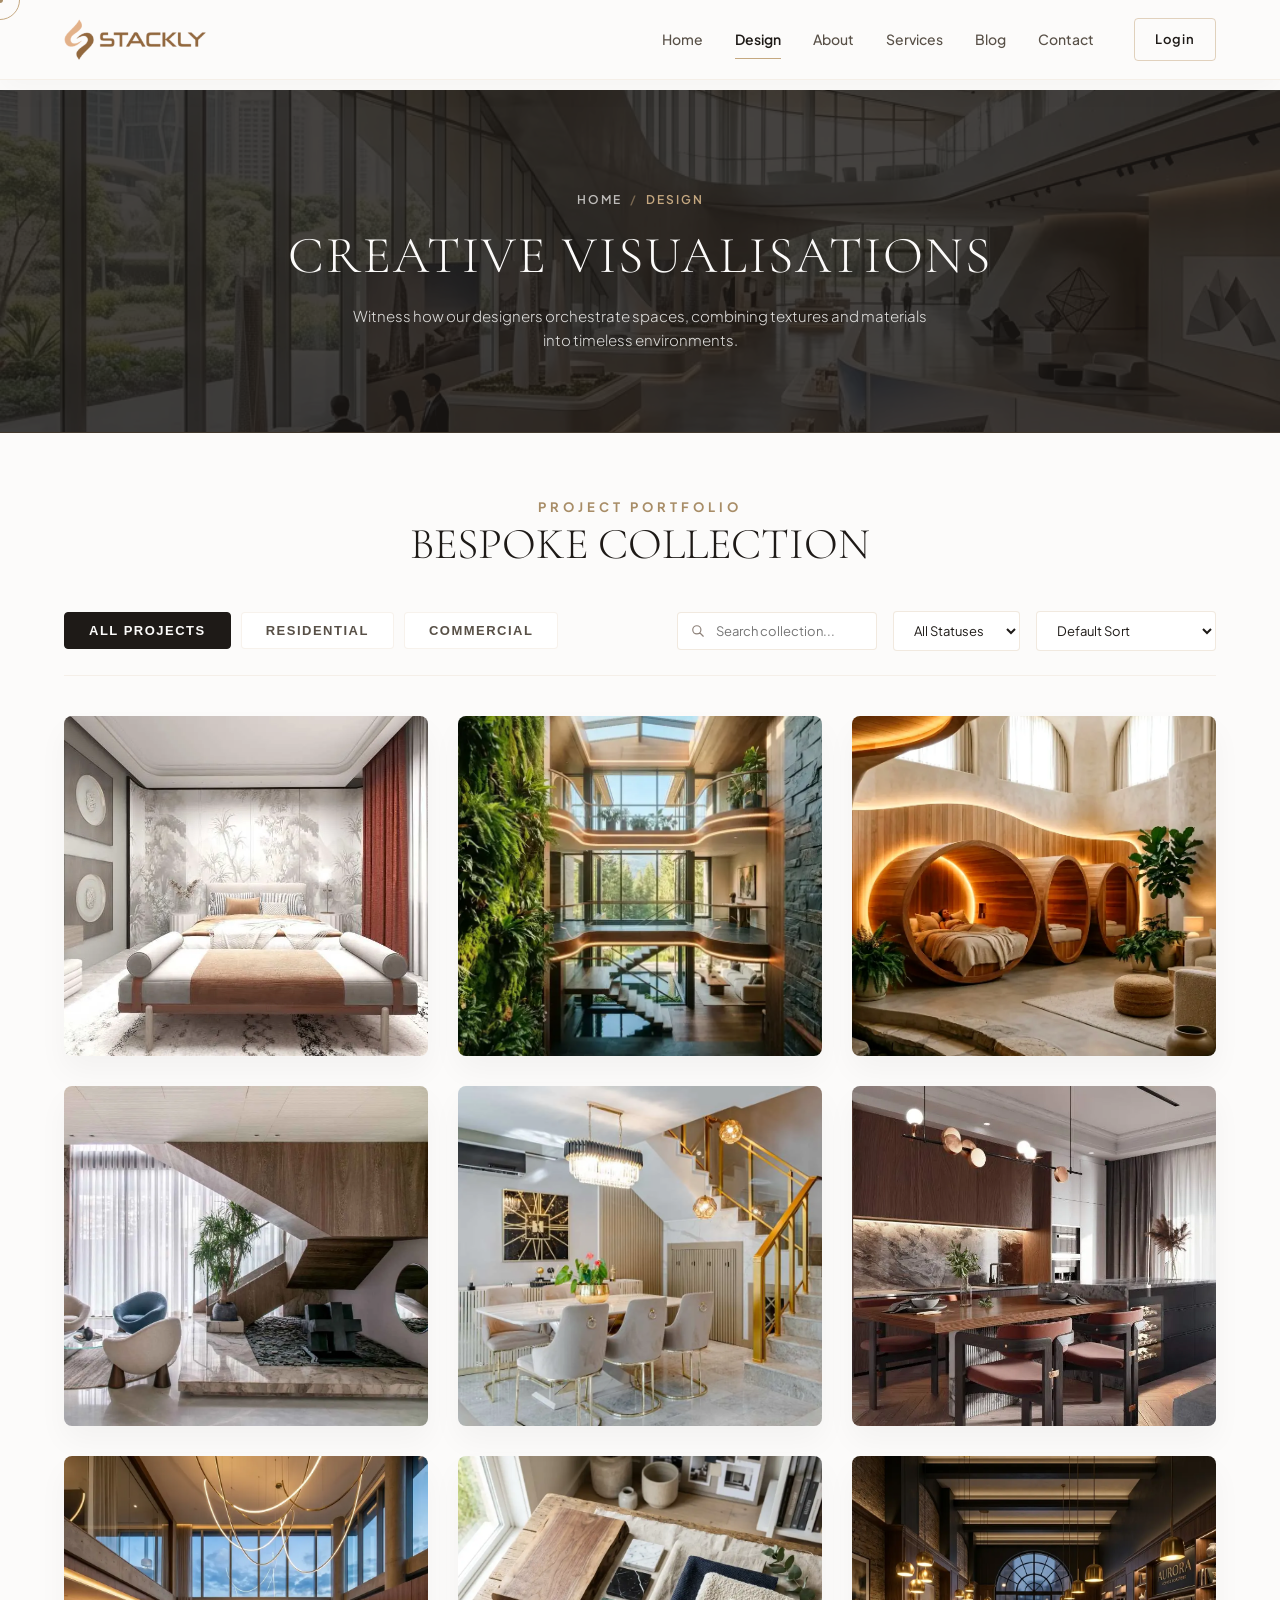
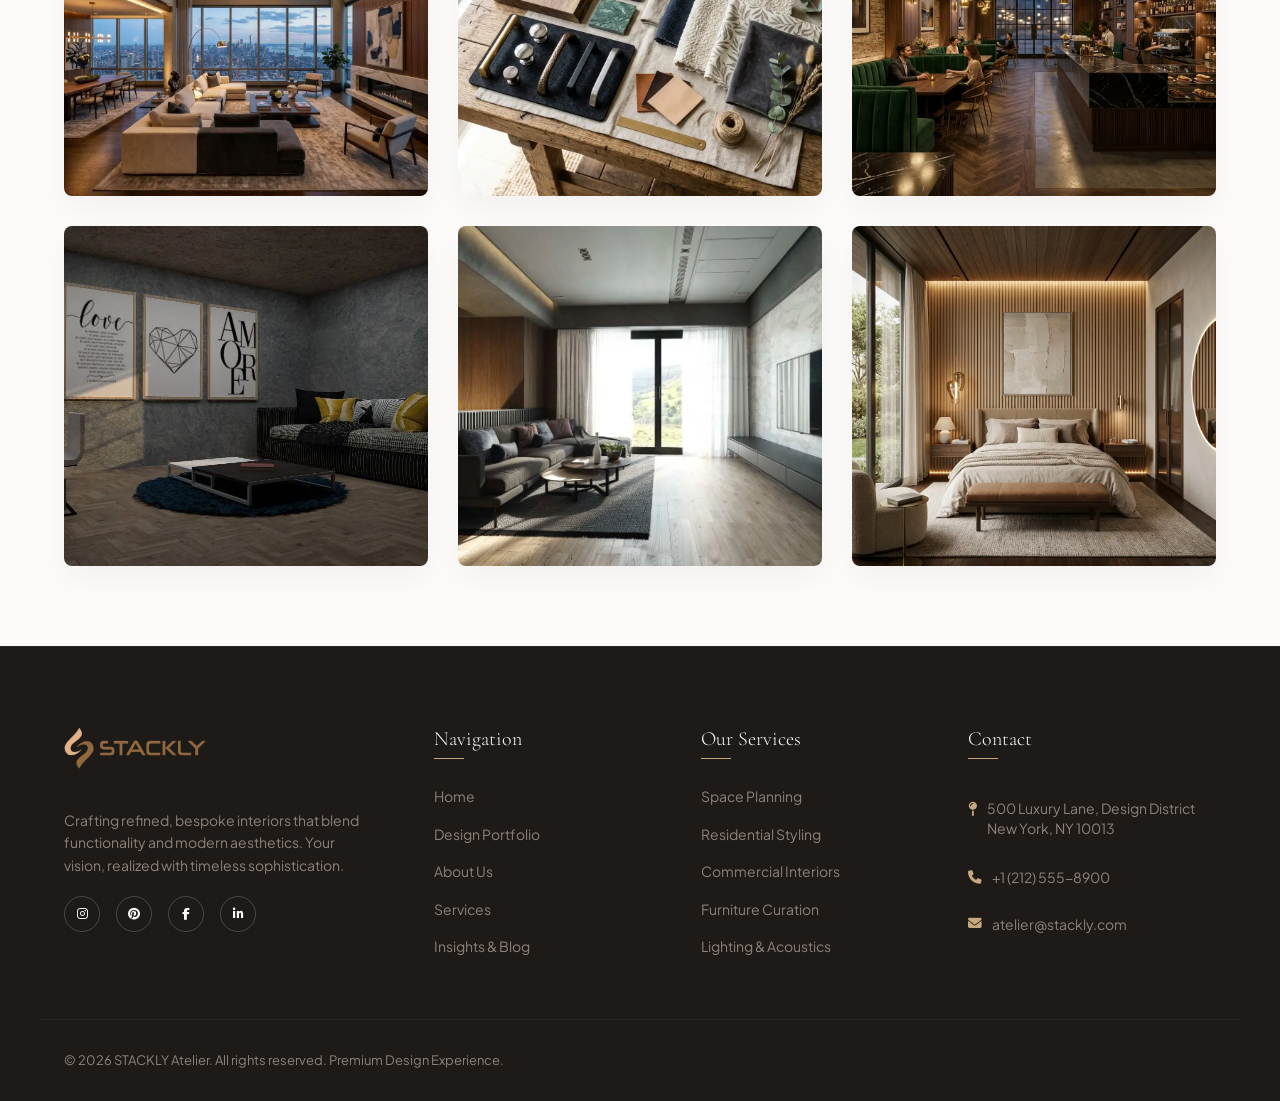
<file: design.html>
<!DOCTYPE html>
<html lang="en">
<head>
  <meta charset="UTF-8">
  <meta name="viewport" content="width=device-width, initial-scale=1.0">
  <title>Stackly | Design Portfolio</title>
  <!-- Fonts -->
  <link rel="preconnect" href="https://fonts.googleapis.com">
  <link rel="preconnect" href="https://fonts.gstatic.com" crossorigin>
  <link href="https://fonts.googleapis.com/css2?family=Cormorant+Garamond:ital,wght@0,300;0,400;0,600;1,300&family=Plus+Jakarta+Sans:wght@300;400;500;600;700&display=swap" rel="stylesheet">
  
  <!-- FontAwesome Icons -->
  <link rel="stylesheet" href="https://cdnjs.cloudflare.com/ajax/libs/font-awesome/6.4.0/css/all.min.css">

  <!-- Stylesheets -->
  <link rel="stylesheet" href="./css/index.css">
  <link rel="stylesheet" href="./css/components.css">
  <link rel="stylesheet" href="./css/pages.css">
</head>
<body>

  <!-- Custom Luxury Cursor -->
  <div class="custom-cursor" id="customCursor"></div>
  <div class="custom-cursor-dot" id="customCursorDot"></div>

  <!-- Page Transition Curtain -->
  <!-- Page Transition Curtain -->
  <div class="page-curtain" id="pageCurtain">
    <div class="curtain-panel">
      <div class="curtain-loader">
        <img src="./assets/images/logo.webp" alt="Stackly Logo" class="curtain-logo">
        <div class="curtain-spinner"></div>
      </div>
    </div>
  </div>

  <!-- Main Navigation Bar -->
  <nav class="navbar scrolled" id="mainNavbar">
    <div class="nav-container">
      <a href="index.html" class="nav-logo" id="navLogo">
        <img src="./assets/images/logo.webp" alt="Stackly Logo" class="logo-img">
      </a>
      
      <button class="nav-toggle" id="navToggle" aria-label="Toggle navigation">
        <span class="bar"></span>
        <span class="bar"></span>
        <span class="bar"></span>
      </button>

      <div class="nav-menu" id="navMenu">
        <div class="nav-links">
          <a href="index.html" class="nav-link">Home</a>
          <a href="design.html" class="nav-link active">Design</a>
          <a href="about.html" class="nav-link">About</a>
          <a href="services.html" class="nav-link">Services</a>
          <a href="blog.html" class="nav-link">Blog</a>
          <a href="contact.html" class="nav-link">Contact</a>
        </div>
        <div class="nav-actions">
          <a href="login.html" class="nav-btn btn-login" id="loginNavBtn">Login</a>
        </div>
      </div>
    </div>
  </nav>

  <!-- ========================================== -->
  <!-- 6 CONTENT SECTIONS IN DESIGN PAGE          -->
  <!-- ========================================== -->

  <!-- SECTION 1: Design Hero Banner Section -->
  <section class="page-hero-banner reveal reveal-up active">
    <div class="page-hero-banner-bg">
      <img src="./assets/images/design-bg.webp" alt="Design Portfolio Background">
    </div>
    <div class="page-hero-banner-content">
      <div class="page-hero-breadcrumbs">
        <a href="index.html">Home</a>
        <span class="separator">/</span>
        <span>Design</span>
      </div>
      <h1 class="page-hero-title">Creative Visualisations</h1>
      <p class="page-hero-desc">Witness how our designers orchestrate spaces, combining textures and materials into timeless environments.</p>
    </div>
  </section>

  

  <!-- SECTION 3: Project Portfolio Grid Section -->
  <section class="container" style="padding-bottom: 80px; margin-top: 60px;">
    <div style="text-align: center; margin-bottom: 40px;" class="reveal reveal-up">
      <span class="about-section-subtitle">PROJECT PORTFOLIO</span>
      <h2 class="about-section-title">BESPOKE COLLECTION</h2>
    </div>

    <!-- Filters & Sort Actions -->
    <div class="reveal reveal-up" style="display: flex; flex-wrap: wrap; justify-content: space-between; align-items: center; gap: 20px; margin-bottom: 40px; border-bottom: 1px solid rgba(197, 168, 128, 0.15); padding-bottom: 24px;">
      
      <!-- Category Tabs (left side) -->
      <div class="portfolio-filters" style="margin-bottom: 0; padding-bottom: 0; border: none; display: flex; gap: 10px;">
        <button class="filter-btn active" data-filter="all">All Projects</button>
        <button class="filter-btn" data-filter="residential">Residential</button>
        <button class="filter-btn" data-filter="commercial">Commercial</button>
      </div>

      <!-- Search, Sort & Status (right side) -->
      <div style="display: flex; gap: 16px; flex-wrap: wrap; align-items: center;">
        <!-- Search Input -->
        <div style="position: relative; display: flex; align-items: center;">
          <input type="text" id="projectSearchInput" placeholder="Search collection..." style="padding: 10px 16px 10px 38px; border-radius: 4px; border: 1px solid rgba(197, 168, 128, 0.25); background: var(--bg-white); font-size: 0.8125rem; color: var(--text-primary); outline: none; font-family: var(--font-body); width: 200px; transition: border-color 0.3s;" onfocus="this.style.borderColor='var(--accent-gold)'" onblur="this.style.borderColor='rgba(197, 168, 128, 0.25)'">
          <svg viewBox="0 0 24 24" fill="none" stroke="currentColor" stroke-width="2" style="width: 14px; height: 14px; color: var(--text-light); position: absolute; left: 14px;">
            <path stroke-linecap="round" stroke-linejoin="round" d="M21 21l-6-6m2-5a7 7 0 11-14 0 7 7 0 0114 0z" />
          </svg>
        </div>

        <!-- Status Filter -->
        <select id="projectStatusSelect" style="padding: 10px 16px; border-radius: 4px; border: 1px solid rgba(197, 168, 128, 0.25); background: var(--bg-white); font-size: 0.8125rem; color: var(--text-primary); outline: none; font-family: var(--font-body); cursor: pointer;">
          <option value="all">All Statuses</option>
          <option value="completed">Completed</option>
          <option value="in progress">In Progress</option>
        </select>

        <!-- Sort Select -->
        <select id="projectSortSelect" style="padding: 10px 16px; border-radius: 4px; border: 1px solid rgba(197, 168, 128, 0.25); background: var(--bg-white); font-size: 0.8125rem; color: var(--text-primary); outline: none; font-family: var(--font-body); cursor: pointer;">
          <option value="default">Default Sort</option>
          <option value="budget-desc">Budget: High to Low</option>
          <option value="budget-asc">Budget: Low to High</option>
          <option value="date-desc">Date: Newest First</option>
          <option value="date-asc">Date: Oldest First</option>
          <option value="name-asc">Name: A to Z</option>
        </select>
      </div>

    </div>

    <!-- Projects Grid -->
    <div class="projects-grid" id="projectsGrid">
      <!-- Project 12 -->
      <div class="project-card reveal reveal-up delay-2" data-category="commercial" data-id="project-12">
        <div class="project-card-image">
          <img src="./assets/images/image-new-12.webp" alt="Soho Loft Workspace">
        </div>
        <div class="project-overlay">
          <div class="project-overlay-content">
            <div>
              <h3 class="p-card-title">Soho Loft Workspace</h3>
              <span class="p-card-cat">Commercial - Completed</span>
            </div>
            <div class="p-card-divider"></div>
            <div class="p-card-details">
              <div class="p-detail-item"><strong>Client:</strong> Apex Creative Agency</div>
              <div class="p-detail-item"><strong>Budget:</strong> $140,000</div>
              <div class="p-detail-item"><strong>Date:</strong> June 15, 2026</div>
              <div class="p-detail-item"><strong>Status:</strong> Completed</div>
            </div>
            <p class="p-card-summary">A modular, open-concept creative office styling showcasing steel frame doors, high-density acoustic partition screens, and custom task spotlight rings.</p>
          </div>
        </div>
      </div>

      <!-- Project 11 -->
      <div class="project-card reveal reveal-up delay-1" data-category="residential" data-id="project-11">
        <div class="project-card-image">
          <img src="./assets/images/project-zen-conservatory.webp" alt="Zen Garden Conservatory">
        </div>
        <div class="project-overlay">
          <div class="project-overlay-content">
            <div>
              <h3 class="p-card-title">Zen Garden Conservatory</h3>
              <span class="p-card-cat">Residential - Completed</span>
            </div>
            <div class="p-card-divider"></div>
            <div class="p-card-details">
              <div class="p-detail-item"><strong>Client:</strong> Arthur & Maya Dent</div>
              <div class="p-detail-item"><strong>Budget:</strong> $55,000</div>
              <div class="p-detail-item"><strong>Date:</strong> April 05, 2026</div>
              <div class="p-detail-item"><strong>Status:</strong> Completed</div>
            </div>
            <p class="p-card-summary">An extension conservatory featuring triple-glazed biophilic glass panels, micro-climate soil beds, and custom-milled white oak architectural frame trusses.</p>
          </div>
        </div>
      </div>

      <!-- Project 10 -->
      <div class="project-card reveal reveal-up" data-category="commercial" data-id="project-10">
        <div class="project-card-image">
          <img src="./assets/images/project-terrazzo-spa.webp" alt="The Terrazzo Spa Suite">
        </div>
        <div class="project-overlay">
          <div class="project-overlay-content">
            <div>
              <h3 class="p-card-title">The Terrazzo Spa Suite</h3>
              <span class="p-card-cat">Commercial - Completed</span>
            </div>
            <div class="p-card-divider"></div>
            <div class="p-card-details">
              <div class="p-detail-item"><strong>Client:</strong> Soma Wellness Corp</div>
              <div class="p-detail-item"><strong>Budget:</strong> $75,000</div>
              <div class="p-detail-item"><strong>Date:</strong> January 10, 2026</div>
              <div class="p-detail-item"><strong>Status:</strong> Completed</div>
            </div>
            <p class="p-card-summary">A private spa bathroom suite incorporating golden-veined terrazzo tile floors, custom teak storage panels, and vapor-proof ambient LED loops.</p>
          </div>
        </div>
      </div>

      <!-- Project 9 -->
      <div class="project-card reveal reveal-up delay-2" data-category="commercial" data-id="project-9">
        <div class="project-card-image">
          <img src="./assets/images/image-new-4.webp" alt="Symphony Concert Studio">
        </div>
        <div class="project-overlay">
          <div class="project-overlay-content">
            <div>
              <h3 class="p-card-title">Symphony Concert Studio</h3>
              <span class="p-card-cat">Commercial - Completed</span>
            </div>
            <div class="p-card-divider"></div>
            <div class="p-card-details">
              <div class="p-detail-item"><strong>Client:</strong> Orchestra Trust</div>
              <div class="p-detail-item"><strong>Budget:</strong> $180,000</div>
              <div class="p-detail-item"><strong>Date:</strong> March 24, 2026</div>
              <div class="p-detail-item"><strong>Status:</strong> Completed</div>
            </div>
            <p class="p-card-summary">A state-of-the-art acoustic rehearsal studio designed for orchestral fidelity, integrating walnut wood diffusors and micro-perforated acoustic panel arrays.</p>
          </div>
        </div>
      </div>

      <!-- Project 8 -->
      <div class="project-card reveal reveal-up delay-1" data-category="commercial" data-id="project-8">
        <div class="project-card-image">
          <img src="./assets/images/image-new-5.webp" alt="Listening Lounge">
        </div>
        <div class="project-overlay">
          <div class="project-overlay-content">
            <div>
              <h3 class="p-card-title">Serenade Acoustic Lounge</h3>
              <span class="p-card-cat">Commercial - Completed</span>
            </div>
            <div class="p-card-divider"></div>
            <div class="p-card-details">
              <div class="p-detail-item"><strong>Client:</strong> Binaural Records</div>
              <div class="p-detail-item"><strong>Budget:</strong> $95,000</div>
              <div class="p-detail-item"><strong>Date:</strong> January 14, 2026</div>
              <div class="p-detail-item"><strong>Status:</strong> Completed</div>
            </div>
            <p class="p-card-summary">A private high-fidelity listening lounge featuring acoustic soundproofing, bespoke walnut wood acoustic diffuser arrays, luxury velvet seating layouts, and low-glare ambient lighting designs.</p>
          </div>
        </div>
      </div>

      <!-- Project 7 -->
      <div class="project-card reveal reveal-up" data-category="residential" data-id="project-7">
        <div class="project-card-image">
          <img src="./assets/images/image-new-13.webp" alt="Biophilic Smart Residence">
        </div>
        <div class="project-overlay">
          <div class="project-overlay-content">
            <div>
              <h3 class="p-card-title">Verdant Biophilic Residence</h3>
              <span class="p-card-cat">Residential - In Progress</span>
            </div>
            <div class="p-card-divider"></div>
            <div class="p-card-details">
              <div class="p-detail-item"><strong>Client:</strong> Oliver & Clara Finch</div>
              <div class="p-detail-item"><strong>Budget:</strong> $145,000</div>
              <div class="p-detail-item"><strong>Date:</strong> August 10, 2026 (Est.)</div>
              <div class="p-detail-item"><strong>Status:</strong> In Progress</div>
            </div>
            <p class="p-card-summary">An eco-conscious smart home emphasizing biophilic layouts, indoor plant walls, local slate finishes, solar lighting loops, and an integrated central open atrium for natural ventilation.</p>
          </div>
        </div>
      </div>

      <!-- Project 6 -->
      <div class="project-card reveal reveal-up delay-2" data-category="commercial" data-id="project-6">
        <div class="project-card-image">
          <img src="./assets/images/hero-bg.webp" alt="Wellness Spa">
        </div>
        <div class="project-overlay">
          <div class="project-overlay-content">
            <div>
              <h3 class="p-card-title">Lumina Wellness Sanctuary</h3>
              <span class="p-card-cat">Commercial - Completed</span>
            </div>
            <div class="p-card-divider"></div>
            <div class="p-card-details">
              <div class="p-detail-item"><strong>Client:</strong> Soma Wellness Corp</div>
              <div class="p-detail-item"><strong>Budget:</strong> $310,000</div>
              <div class="p-detail-item"><strong>Date:</strong> December 20, 2025</div>
              <div class="p-detail-item"><strong>Status:</strong> Completed</div>
            </div>
            <p class="p-card-summary">A state-of-the-art sensory relaxation spa environment focusing on organic curves, acoustic panel dampening, indirect warm illumination, and custom cedar-cladded relaxation capsules.</p>
          </div>
        </div>
      </div>

      <!-- Project 5 -->
      <div class="project-card reveal reveal-up delay-1" data-category="residential" data-id="project-5">
        <div class="project-card-image">
          <img src="./assets/images/hero-col-2.webp" alt="Penthouse Loft">
        </div>
        <div class="project-overlay">
          <div class="project-overlay-content">
            <div>
              <h3 class="p-card-title">Aetheria Penthouse Loft</h3>
              <span class="p-card-cat">Residential - Completed</span>
            </div>
            <div class="p-card-divider"></div>
            <div class="p-card-details">
              <div class="p-detail-item"><strong>Client:</strong> Dorian Sterling</div>
              <div class="p-detail-item"><strong>Budget:</strong> $185,000</div>
              <div class="p-detail-item"><strong>Date:</strong> March 15, 2026</div>
              <div class="p-detail-item"><strong>Status:</strong> Completed</div>
            </div>
            <p class="p-card-summary">A luxury high-rise penthouse loft combining industrial brick accents with sleek modern walnut cabinetry, polished concrete floors, and double-height ceiling voids for maximum spatial depth.</p>
          </div>
        </div>
      </div>

      <!-- Project 4 -->
      <div class="project-card reveal reveal-up" data-category="commercial" data-id="project-4">
        <div class="project-card-image">
          <img src="./assets/images/portfolio-cafe.webp" alt="Espresso Bar">
        </div>
        <div class="project-overlay">
          <div class="project-overlay-content">
            <div>
              <h3 class="p-card-title">The Golden Bean Cafe</h3>
              <span class="p-card-cat">Commercial - Completed</span>
            </div>
            <div class="p-card-divider"></div>
            <div class="p-card-details">
              <div class="p-detail-item"><strong>Client:</strong> Aroma Hospitality</div>
              <div class="p-detail-item"><strong>Budget:</strong> $65,000</div>
              <div class="p-detail-item"><strong>Date:</strong> June 02, 2026</div>
              <div class="p-detail-item"><strong>Status:</strong> Completed</div>
            </div>
            <p class="p-card-summary">A boutique commercial espresso bar highlighting custom brass wireframe details, raw concrete walls, and warm ambient spotlights designed to curate a luxury coffee lounge vibe.</p>
          </div>
        </div>
      </div>

      <!-- Project 3 -->
      <div class="project-card reveal reveal-up delay-2" data-category="commercial" data-id="project-3">
        <div class="project-card-image">
          <img src="./assets/images/image-new-8.webp" alt="Corporate Office">
        </div>
        <div class="project-overlay">
          <div class="project-overlay-content">
            <div>
              <h3 class="p-card-title">Vanguard Corporate Hub</h3>
              <span class="p-card-cat">Commercial - Completed</span>
            </div>
            <div class="p-card-divider"></div>
            <div class="p-card-details">
              <div class="p-detail-item"><strong>Client:</strong> Vanguard Corp</div>
              <div class="p-detail-item"><strong>Budget:</strong> $250,000</div>
              <div class="p-detail-item"><strong>Date:</strong> April 18, 2026</div>
              <div class="p-detail-item"><strong>Status:</strong> Completed</div>
            </div>
            <p class="p-card-summary">An immersive open-plan office layout designed to promote brand identity and workplace flexibility. Highlighting acoustic ceiling baffles and glass meeting spaces.</p>
          </div>
        </div>
      </div>

      <!-- Project 2 -->
      <div class="project-card reveal reveal-up delay-1" data-category="residential" data-id="project-2">
        <div class="project-card-image">
          <img src="./assets/images/image-new-14.webp" alt="Villa Refurb">
        </div>
        <div class="project-overlay">
          <div class="project-overlay-content">
            <div>
              <h3 class="p-card-title">Mid-Century Modern Villa</h3>
              <span class="p-card-cat">Residential - In Progress</span>
            </div>
            <div class="p-card-divider"></div>
            <div class="p-card-details">
              <div class="p-detail-item"><strong>Client:</strong> Eleanor Vance</div>
              <div class="p-detail-item"><strong>Budget:</strong> $120,000</div>
              <div class="p-detail-item"><strong>Date:</strong> July 26, 2026 (Est.)</div>
              <div class="p-detail-item"><strong>Status:</strong> In Progress</div>
            </div>
            <p class="p-card-summary">A complete multi-floor villa renovation blending classic mid-century teak furniture configurations with modern open-concept space planning.</p>
          </div>
        </div>
      </div>

      <!-- Project 1 -->
      <div class="project-card reveal reveal-up" data-category="residential" data-id="project-1">
        <div class="project-card-image">
          <img src="./assets/images/portfolio-bedroom.webp" alt="Bedroom Design">
        </div>
        <div class="project-overlay">
          <div class="project-overlay-content">
            <div>
              <h3 class="p-card-title">Minimalist Master Bedroom</h3>
              <span class="p-card-cat">Residential - Completed</span>
            </div>
            <div class="p-card-divider"></div>
            <div class="p-card-details">
              <div class="p-detail-item"><strong>Client:</strong> Eleanor Vance</div>
              <div class="p-detail-item"><strong>Budget:</strong> $45,000</div>
              <div class="p-detail-item"><strong>Date:</strong> May 10, 2026</div>
              <div class="p-detail-item"><strong>Status:</strong> Completed</div>
            </div>
            <p class="p-card-summary">A sleek, warm minimalist master bedroom featuring custom teak wall cladding, low-profile bed framing, and integrated LED backlight panels.</p>
          </div>
        </div>
      </div>
    </div>
  </section>

  


  

  <!-- Project Modal Container -->
  <div id="projectModal" class="project-modal" style="display:none;"></div>

  <!-- Shared Footer -->
  <footer class="footer">
    <div class="footer-container">
      <div class="footer-brand">
        <div class="footer-logo" style="margin-bottom: 20px;">
          <a href="index.html" style="display: inline-block;"><img src="./assets/images/logo.webp" alt="Stackly Logo" class="logo-img"></a>
        </div>
        <p class="footer-desc">Crafting refined, bespoke interiors that blend functionality and modern aesthetics. Your vision, realized with timeless sophistication.</p>
        <div class="social-links">
          <a href="404.html" aria-label="Instagram"><i class="fa-brands fa-instagram"></i></a>
          <a href="404.html" aria-label="Pinterest"><i class="fa-brands fa-pinterest"></i></a>
          <a href="404.html" aria-label="Facebook"><i class="fa-brands fa-facebook-f"></i></a>
          <a href="404.html" aria-label="LinkedIn"><i class="fa-brands fa-linkedin-in"></i></a>
        </div>
      </div>

      <div class="footer-links">
        <h4 class="footer-title">Navigation</h4>
        <ul>
          <li><a href="index.html">Home</a></li>
          <li><a href="design.html">Design Portfolio</a></li>
          <li><a href="about.html">About Us</a></li>
          <li><a href="services.html">Services</a></li>
          <li><a href="blog.html">Insights & Blog</a></li>
        </ul>
      </div>

      <div class="footer-links">
        <h4 class="footer-title">Our Services</h4>
        <ul>
          <li><a href="services.html">Space Planning</a></li>
          <li><a href="services.html">Residential Styling</a></li>
          <li><a href="services.html">Commercial Interiors</a></li>
          <li><a href="services.html">Furniture Curation</a></li>
          <li><a href="services.html">Lighting & Acoustics</a></li>
        </ul>
      </div>

      <div class="footer-contact">
        <h4 class="footer-title">Contact</h4>
        <p class="contact-info" style="display: flex; align-items: flex-start; gap: 10px; margin-bottom: 12px; line-height: 1.4;">
          <i class="fa-solid fa-map-pin" style="color: var(--accent-gold); margin-top: 3px;"></i>
          <span>500 Luxury Lane, Design District<br>New York, NY 10013</span>
        </p>
        <p class="contact-info" style="display: flex; align-items: center; gap: 10px; margin-bottom: 8px;">
          <i class="fa-solid fa-phone" style="color: var(--accent-gold); font-size: 0.85rem;"></i>
          <span>+1 (212) 555-8900</span>
        </p>
        <p class="contact-info" style="display: flex; align-items: center; gap: 10px;">
          <i class="fa-solid fa-envelope" style="color: var(--accent-gold); font-size: 0.85rem;"></i>
          <a href="mailto:atelier@stackly.com" style="color: inherit; text-decoration: none; transition: color 0.3s ease;" onmouseover="this.style.color='var(--accent-gold)'" onmouseout="this.style.color='inherit'">atelier@stackly.com</a>
        </p>
      </div>
    </div>
    <div class="footer-bottom">
      <p>&copy; 2026 STACKLY Atelier. All rights reserved. Premium Design Experience.</p>
    </div>
  </footer>

  <!-- Scripts -->
  <script type="module" src="js/app.js"></script>
  <script type="module">
    import db from './js/data.js';

    document.addEventListener("DOMContentLoaded", () => {
      // 1. Sync login text
      const user = db.getCurrentUser();
      const loginBtn = document.getElementById("loginNavBtn");
      if (loginBtn && user) {
        loginBtn.textContent = "Dashboard";
        loginBtn.setAttribute("href", user.role === 'admin' ? "dashboard-admin.html" : "dashboard-user.html");
        loginBtn.classList.add("btn-cta");
        loginBtn.classList.remove("btn-login");
      }

      // 2. Before/After comparison slider
      initBeforeAfterSlider();

      // 3. Category filters
      initFiltersAndSorting();

      // 4. Project Modals (Disabled - details shown on hover)
      // initProjectModals();

      // 5. Configurator logic
      initStyleConfigurator();

      // 6. VR Walkthrough Loader
      initVrWalkthrough();
    });

    function initBeforeAfterSlider() {
      const slider = document.getElementById("baSlider");
      const afterImage = document.getElementById("baAfterImage");
      const handle = document.getElementById("baHandle");
      const afterImgTag = document.getElementById("baAfterImgTag");
      if (!slider || !afterImage || !handle || !afterImgTag) return;

      const syncImageWidth = () => {
        const sliderWidth = slider.offsetWidth;
        afterImgTag.style.width = sliderWidth + "px";
      };
      
      syncImageWidth();
      window.addEventListener("resize", syncImageWidth);

      let isDragging = false;
      const moveSlider = (clientX) => {
        const rect = slider.getBoundingClientRect();
        const positionX = clientX - rect.left;
        let percentage = (positionX / rect.width) * 100;
        
        if (percentage < 0) percentage = 0;
        if (percentage > 100) percentage = 100;

        handle.style.left = percentage + "%";
        afterImage.style.width = percentage + "%";
      };

      handle.addEventListener("mousedown", (e) => {
        isDragging = true;
        slider.classList.add("dragging");
        e.preventDefault();
      });

      window.addEventListener("mousemove", (e) => {
        if (!isDragging) return;
        moveSlider(e.clientX);
      });

      window.addEventListener("mouseup", () => {
        if (isDragging) {
          isDragging = false;
          slider.classList.remove("dragging");
        }
      });

      handle.addEventListener("touchstart", () => {
        isDragging = true;
        slider.classList.add("dragging");
      });

      window.addEventListener("touchmove", (e) => {
        if (!isDragging) return;
        if (e.touches.length > 0) moveSlider(e.touches[0].clientX);
      });

      window.addEventListener("touchend", () => {
        if (isDragging) {
          isDragging = false;
          slider.classList.remove("dragging");
        }
      });
    }

    function initFiltersAndSorting() {
      const filters = document.querySelectorAll(".filter-btn");
      const grid = document.getElementById("projectsGrid");
      const searchInput = document.getElementById("projectSearchInput");
      const sortSelect = document.getElementById("projectSortSelect");
      const statusSelect = document.getElementById("projectStatusSelect");
      if (!grid) return;

      const cards = Array.from(grid.querySelectorAll(".project-card"));

      // Parse metadata for sorting
      const cardData = cards.map(card => {
        const title = card.querySelector(".p-card-title")?.textContent.toLowerCase() || "";
        const summary = card.querySelector(".p-card-summary")?.textContent.toLowerCase() || "";
        const cat = card.getAttribute("data-category") || "";
        
        // Find budget
        let budget = 0;
        const details = Array.from(card.querySelectorAll(".p-detail-item"));
        const budgetDetail = details.find(item => item.textContent.includes("Budget:"));
        if (budgetDetail) {
          const match = budgetDetail.textContent.replace(/[^0-9]/g, "");
          budget = parseInt(match, 10) || 0;
        }

        // Find date
        let dateVal = new Date(0);
        const dateDetail = details.find(item => item.textContent.includes("Date:"));
        if (dateDetail) {
          const dateStr = dateDetail.textContent.split("Date:")[1].trim().replace("(Est.)", "");
          dateVal = new Date(dateStr);
        }

        // Find status
        let status = "completed";
        const statusDetail = details.find(item => item.textContent.includes("Status:"));
        if (statusDetail) {
          status = statusDetail.textContent.split("Status:")[1].trim().toLowerCase();
        }

        return { card, title, summary, cat, budget, date: dateVal, status };
      });

      let activeCategory = "all";

      const applyFilters = () => {
        const query = searchInput?.value.toLowerCase().trim() || "";
        const statusFilter = statusSelect?.value || "all";
        const sortVal = sortSelect?.value || "default";

        // Filter
        let visibleItems = cardData.filter(item => {
          const matchesCategory = (activeCategory === "all" || item.cat === activeCategory);
          const matchesQuery = item.title.includes(query) || item.summary.includes(query);
          const matchesStatus = (statusFilter === "all" || item.status === statusFilter);
          return matchesCategory && matchesQuery && matchesStatus;
        });

        // Sort
        if (sortVal === "budget-desc") {
          visibleItems.sort((a, b) => b.budget - a.budget);
        } else if (sortVal === "budget-asc") {
          visibleItems.sort((a, b) => a.budget - b.budget);
        } else if (sortVal === "date-desc") {
          visibleItems.sort((a, b) => b.date - a.date);
        } else if (sortVal === "date-asc") {
          visibleItems.sort((a, b) => a.date - b.date);
        } else if (sortVal === "name-asc") {
          visibleItems.sort((a, b) => a.title.localeCompare(b.title));
        }

        // Apply display state & DOM order
        grid.style.opacity = "0";
        setTimeout(() => {
          // Hide all
          cardData.forEach(item => {
            item.card.style.display = "none";
          });

          // Show and append in sorted order
          visibleItems.forEach(item => {
            item.card.style.display = "block";
            grid.appendChild(item.card);
          });

          grid.style.opacity = "1";
        }, 300);
      };

      // Set up event listeners
      filters.forEach(btn => {
        btn.addEventListener("click", () => {
          filters.forEach(f => f.classList.remove("active"));
          btn.classList.add("active");
          activeCategory = btn.getAttribute("data-filter");
          applyFilters();
        });
      });

      searchInput?.addEventListener("input", applyFilters);
      sortSelect?.addEventListener("change", applyFilters);
      statusSelect?.addEventListener("change", applyFilters);
    }

    function initProjectModals() {
      const cards = document.querySelectorAll(".project-card");
      const modal = document.getElementById("projectModal");
      if (!cards.length || !modal) return;

      cards.forEach(card => {
        card.addEventListener("click", () => {
          const projId = card.getAttribute("data-id");
          const projects = db.getProjects();
          const project = projects.find(p => p.id === projId);
          if (!project) return;

          modal.innerHTML = `
            <div class="modal-backdrop"></div>
            <div class="modal-wrapper">
              <button class="modal-close-btn" id="closeModal">&times;</button>
              <div class="modal-inner-grid">
                <div class="modal-media">
                  <img src="${project.image}" alt="${project.title}">
                </div>
                <div class="modal-info">
                  <h3 class="modal-project-title">${project.title}</h3>
                  <span class="modal-project-cat">${project.category} Design</span>
                  
                  <p class="modal-project-desc">${project.summary}</p>
                  
                  <table class="modal-meta-table">
                    <tr>
                      <th>Client:</th>
                      <td>${project.client}</td>
                    </tr>
                    <tr>
                      <th>Budget:</th>
                      <td>${project.budget}</td>
                    </tr>
                    <tr>
                      <th>Completion:</th>
                      <td>${project.completionDate}</td>
                    </tr>
                    <tr>
                      <th>Status:</th>
                      <td><span class="badge ${project.status === 'Completed' ? 'success' : 'pending'}">${project.status}</span></td>
                    </tr>
                  </table>
                </div>
              </div>
            </div>
          `;

          if (!document.getElementById("modalStyle")) {
            const style = document.createElement("style");
            style.id = "modalStyle";
            style.textContent = `
              .project-modal {
                position: fixed;
                top: 0;
                left: 0;
                width: 100vw;
                height: 100vh;
                z-index: 1500;
                display: flex;
                align-items: center;
                justify-content: center;
                padding: 24px;
              }
              .modal-backdrop {
                position: absolute;
                top: 0;
                left: 0;
                width: 100%;
                height: 100%;
                background-color: rgba(30, 26, 23, 0.6);
                backdrop-filter: blur(8px);
              }
              .modal-wrapper {
                position: relative;
                background-color: var(--bg-primary);
                width: 100%;
                max-width: 900px;
                border-radius: var(--border-radius-lg);
                border: 1px solid rgba(197, 168, 128, 0.2);
                z-index: 2;
                overflow: hidden;
                box-shadow: 0 30px 60px rgba(0,0,0,0.3);
                animation: modalZoom 0.5s cubic-bezier(0.16, 1, 0.3, 1) forwards;
              }
              @keyframes modalZoom {
                0% { transform: scale(0.9); opacity: 0; }
                100% { transform: scale(1); opacity: 1; }
              }
              .modal-close-btn {
                position: absolute;
                top: 20px;
                right: 20px;
                font-size: 2rem;
                color: var(--text-primary);
                cursor: pointer;
                z-index: 3;
                line-height: 1;
              }
              .modal-inner-grid {
                display: grid;
                grid-template-columns: 1.2fr 1fr;
              }
              .modal-media img {
                width: 100%;
                height: 100%;
                object-fit: cover;
                min-height: 450px;
              }
              .modal-info {
                padding: 40px;
                display: flex;
                flex-direction: column;
                gap: 20px;
              }
              .modal-project-title {
                font-family: var(--font-heading);
                font-size: 2.25rem;
                line-height: 1.2;
              }
              .modal-project-cat {
                font-size: 0.8125rem;
                text-transform: uppercase;
                letter-spacing: 2px;
                color: var(--accent-gold-dark);
                font-weight: 600;
              }
              .modal-project-desc {
                font-size: 0.9375rem;
                line-height: 1.6;
                color: var(--text-secondary);
              }
              .modal-meta-table {
                width: 100%;
                border-collapse: collapse;
                margin-top: 10px;
              }
              .modal-meta-table th {
                text-align: left;
                padding: 8px 0;
                font-size: 0.875rem;
                color: var(--text-light);
                font-weight: 500;
                width: 100px;
              }
              .modal-meta-table td {
                padding: 8px 0;
                font-size: 0.875rem;
                font-weight: 600;
              }
              @media(max-width: 768px) {
                .modal-inner-grid {
                  grid-template-columns: 1fr;
                }
                .modal-media img {
                  min-height: 250px;
                  height: 250px;
                }
                .modal-info {
                  padding: 24px;
                }
              }
            `;
            document.head.appendChild(style);
          }

          modal.style.display = "flex";
          const closeModalFn = () => { modal.style.display = "none"; };
          document.getElementById("closeModal").addEventListener("click", closeModalFn);
          modal.querySelector(".modal-backdrop").addEventListener("click", closeModalFn);
        });
      });
    }

    function initStyleConfigurator() {
      const form = document.getElementById("styleQuizForm");
      const text = document.getElementById("styleText");
      if (!form || !text) return;

      form.addEventListener("submit", (e) => {
        e.preventDefault();
        const wood = document.getElementById("woodSelect").value;
        const metal = document.getElementById("accentSelect").value;
        const vibe = document.getElementById("vibeSelect").value;

        const descriptions = {
          teak: "Premium oiled Teak provides warm, golden organic hues.",
          oak: "Raw oak textures provide a dry, contemporary coastal feeling.",
          walnut: "Deep, chocolate walnut represents executive luxury styling.",
          brass: "Gold brass highlights introduce soft luxury highlights on handles.",
          steel: "Industrial black steel constructs clean outlines and structures.",
          chrome: "Polished chrome offers shiny futuristic modern contrasts.",
          minimalist: "A zen space highlighting organic curves, clutter removal, and high airiness.",
          luxury: "A rich layout utilizing high contrast materials, velvet accessories, and warm spotlights.",
          industrial: "An open workspace featuring structural columns, brick tones, and focus spots."
        };

        text.innerHTML = `
          <strong>Vibe:</strong> ${descriptions[vibe]}<br>
          <strong>Timber:</strong> ${descriptions[wood]}<br>
          <strong>Metal:</strong> ${descriptions[metal]}<br>
          <em style="color: var(--accent-gold-dark); margin-top:8px; display:block;">Our designers recommend utilizing boucle seating structures and low-profile spotlights to anchor this specific formulation.</em>
        `;
      });
    }

    function initVrWalkthrough() {
      const btn = document.getElementById("vrTriggerBtn");
      const loader = document.getElementById("vrLoader");
      const img = document.getElementById("vrImg");
      const overlay = document.getElementById("vrMeshOverlay");
      if (!btn || !loader || !img || !overlay) return;

      btn.addEventListener("click", () => {
        img.style.opacity = "0.1";
        overlay.style.display = "none";
        loader.style.display = "flex";
        btn.disabled = true;

        setTimeout(() => {
          loader.style.display = "none";
          img.style.opacity = "1";
          overlay.style.display = "flex";
          overlay.textContent = "[ IMMERSIVE 3D VR WALKTHROUGH ACTIVE - PORTAL DEPLOYED ]";
          overlay.style.background = "rgba(197, 168, 128, 0.25)";
          overlay.style.color = "var(--text-primary)";
          overlay.style.fontFamily = "var(--font-body)";
          overlay.style.fontWeight = "bold";
          btn.disabled = false;
        }, 2000);
      });
    }
  </script>
</body>
</html>
</file>
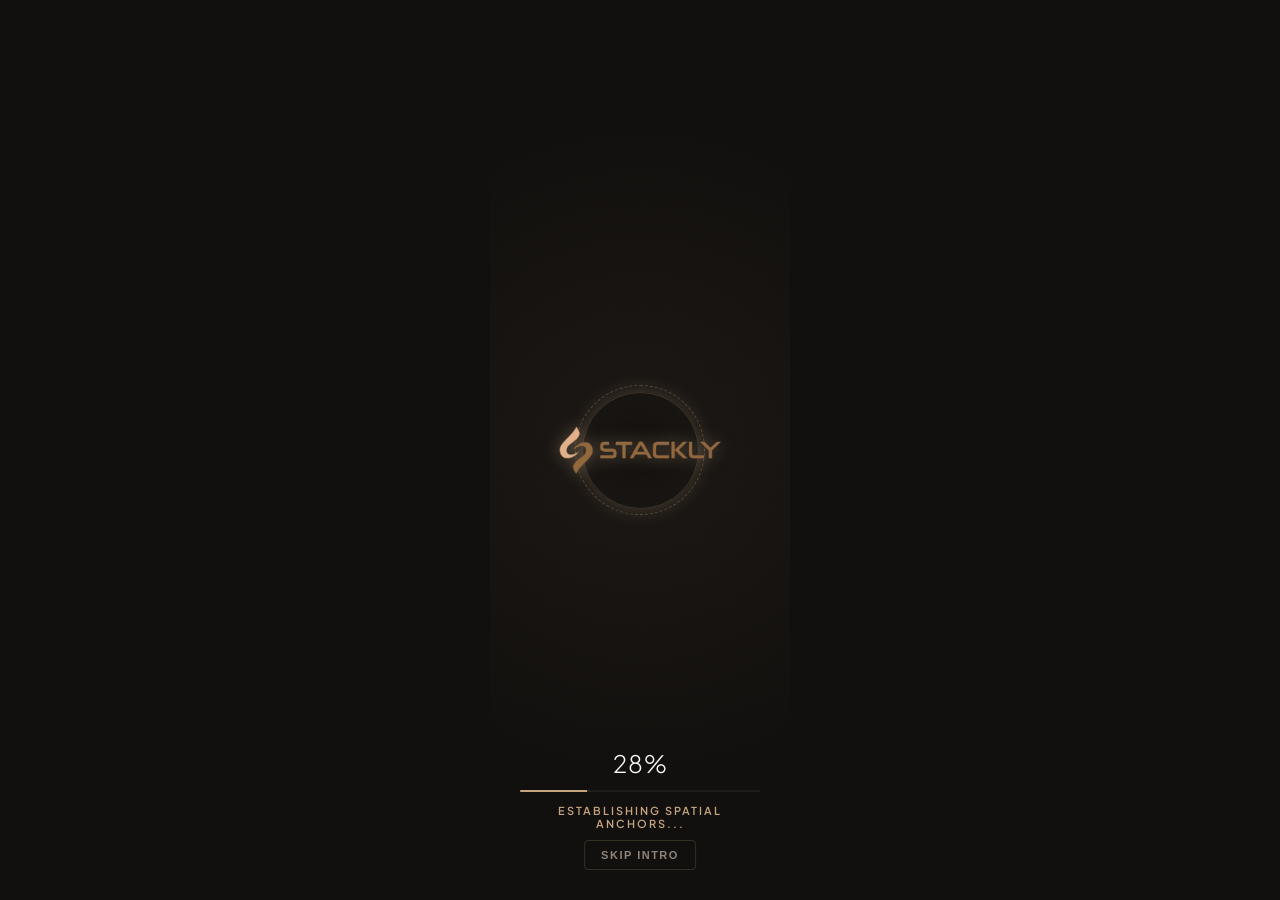
<file: loading.html>
<!DOCTYPE html>
<html lang="en">
<head>
  <meta charset="UTF-8">
  <meta name="viewport" content="width=device-width, initial-scale=1.0">
  <title>Stackly | Preloader</title>
  <link rel="preconnect" href="https://fonts.googleapis.com">
  <link rel="preconnect" href="https://fonts.gstatic.com" crossorigin>
  <link href="https://fonts.googleapis.com/css2?family=Plus+Jakarta+Sans:wght@300;400;500;600;700&display=swap" rel="stylesheet">
  
  <style>
    /* ==========================================================
       1. ROOT CONSTANTS & BASICS
       ========================================================== */
    :root {
      --bg-color: #12100e; /* Deep rich dark brown/black */
      --grid-color: rgba(197, 168, 128, 0.04); /* Subtle gold gridlines */
      --accent-gold: #c5a47e; /* Premium gold */
      --accent-gold-glow: rgba(197, 168, 128, 0.3);
      --text-color: #fafaf9;
      --text-muted: #8e847c;
      --font-family: 'Plus Jakarta Sans', sans-serif;
    }

    *, *::before, *::after {
      box-sizing: border-box;
      margin: 0;
      padding: 0;
    }

    html, body {
      height: 100%;
      background-color: var(--bg-color);
      color: var(--text-color);
      font-family: var(--font-family);
      overflow: hidden;
      display: flex;
      flex-direction: column;
      align-items: center;
      justify-content: center;
      position: relative;
    }

    /* Technical Drafting Grid Background */
    body::before {
      content: '';
      position: absolute;
      top: 0; left: 0; width: 100%; height: 100%;
      background-image: 
        linear-gradient(var(--grid-color) 1px, transparent 1px),
        linear-gradient(90deg, var(--grid-color) 1px, transparent 1px);
      background-size: 30px 30px;
      z-index: 1;
      pointer-events: none;
    }

    /* Subtle Blueprint Radial Gradient */
    body::after {
      content: '';
      position: absolute;
      top: 50%; left: 50%; width: 100%; height: 100%;
      transform: translate(-50%, -50%);
      background: radial-gradient(circle at center, rgba(30, 26, 23, 0.8) 0%, var(--bg-color) 70%);
      z-index: 2;
      pointer-events: none;
    }

    /* ==========================================================
       2. MAIN ANIMATION STAGE (3D STACKING BLOCKS)
       ========================================================== */
    .animation-stage {
      position: relative;
      width: 300px;
      height: 300px;
      display: flex;
      align-items: center;
      justify-content: center;
      z-index: 5;
    }

    /* Isometric Stacking Cubes Container */
    .cubes-container {
      position: absolute;
      width: 120px;
      height: 120px;
      top: 50%;
      left: 50%;
      transform: translate(-50%, -50%) rotateX(60deg) rotateZ(45deg);
      transform-style: preserve-3d;
      animation: fadeOutCubes 0.8s ease forwards;
      animation-delay: 2.0s;
    }

    /* Individual isometric blocks fly in and stack */
    .block {
      position: absolute;
      width: 80px;
      height: 80px;
      transform-style: preserve-3d;
      opacity: 0;
    }

    /* Block 1 (Comes from top-left) */
    .block-1 {
      left: 20px;
      top: 20px;
      transform: translate3d(-150px, -150px, 0);
      animation: floatInBlock1 1.2s cubic-bezier(0.25, 1, 0.5, 1) forwards;
      animation-delay: 0.2s;
    }

    @keyframes floatInBlock1 {
      0% {
        opacity: 0;
        transform: translate3d(-150px, -150px, 0);
      }
      100% {
        opacity: 1;
        transform: translate3d(0, 0, 0);
      }
    }

    /* Block 2 (Comes from bottom-right) */
    .block-2 {
      left: 20px;
      top: 20px;
      transform: translate3d(150px, 150px, 0);
      animation: floatInBlock2 1.2s cubic-bezier(0.25, 1, 0.5, 1) forwards;
      animation-delay: 0.5s;
    }

    @keyframes floatInBlock2 {
      0% {
        opacity: 0;
        transform: translate3d(150px, 150px, 0);
      }
      100% {
        opacity: 1;
        transform: translate3d(0, 0, 30px);
      }
    }

    /* Block 3 (Comes from top depth) */
    .block-3 {
      left: 20px;
      top: 20px;
      transform: translate3d(0, 0, 300px);
      animation: floatInBlock3 1.2s cubic-bezier(0.25, 1, 0.5, 1) forwards;
      animation-delay: 0.8s;
    }

    @keyframes floatInBlock3 {
      0% {
        opacity: 0;
        transform: translate3d(0, 0, 300px);
      }
      100% {
        opacity: 1;
        transform: translate3d(0, 0, 60px);
      }
    }

    @keyframes fadeOutCubes {
      0% {
        opacity: 1;
        transform: translate(-50%, -50%) rotateX(60deg) rotateZ(45deg) scale(1);
      }
      80% {
        opacity: 0.3;
        transform: translate(-50%, -50%) rotateX(60deg) rotateZ(45deg) scale(1.05);
      }
      100% {
        opacity: 0;
        transform: translate(-50%, -50%) rotateX(60deg) rotateZ(45deg) scale(0.6);
      }
    }

    /* Logo Overlay container */
    .logo-container {
      position: absolute;
      top: 50%;
      left: 50%;
      transform: translate(-50%, -50%) scale(0.85);
      z-index: 10;
      opacity: 0;
      animation: revealLogo 1s cubic-bezier(0.16, 1, 0.3, 1) forwards;
      animation-delay: 2.0s;
      display: flex;
      flex-direction: column;
      align-items: center;
      gap: 16px;
    }

    .logo-glow-ring {
      position: relative;
      width: 130px;
      height: 130px;
      border-radius: 50%;
      display: flex;
      align-items: center;
      justify-content: center;
      background: radial-gradient(circle, rgba(18, 16, 14, 0.9) 0%, transparent 80%);
    }

    /* Technical scanner ring rotating */
    .logo-glow-ring::before {
      content: '';
      position: absolute;
      width: 100%;
      height: 100%;
      border-radius: 50%;
      border: 1px dashed var(--accent-gold);
      opacity: 0.3;
      animation: rotateRing 8s linear infinite;
    }

    /* Inner solid scanner ring */
    .logo-glow-ring::after {
      content: '';
      position: absolute;
      width: 90%;
      height: 90%;
      border-radius: 50%;
      border: 1px solid rgba(197, 168, 128, 0.2);
      box-shadow: 0 0 20px var(--accent-gold-glow);
      animation: pulseRing 2s ease-in-out infinite alternate;
    }

    .preloader-logo {
      height: 48px;
      width: auto;
      object-fit: contain;
      z-index: 12;
      filter: drop-shadow(0 0 8px rgba(197, 168, 128, 0.5));
    }

    @keyframes rotateRing {
      0% { transform: rotate(0deg); }
      100% { transform: rotate(360deg); }
    }

    @keyframes revealLogo {
      0% {
        opacity: 0;
        transform: translate(-50%, -50%) scale(0.7) rotate(-10deg);
      }
      100% {
        opacity: 1;
        transform: translate(-50%, -50%) scale(1) rotate(0deg);
      }
    }

    @keyframes pulseRing {
      0% {
        transform: scale(0.95);
        opacity: 0.5;
        box-shadow: 0 0 15px rgba(197, 168, 128, 0.2);
      }
      100% {
        transform: scale(1.05);
        opacity: 1;
        box-shadow: 0 0 35px rgba(197, 168, 128, 0.5);
      }
    }

    /* ==========================================================
       3. METRICS PANEL (PERCENTAGE & STATUS)
       ========================================================== */
    .metrics-panel {
      position: absolute;
      bottom: 80px;
      left: 50%;
      transform: translateX(-50%);
      display: flex;
      flex-direction: column;
      align-items: center;
      gap: 12px;
      z-index: 5;
      text-align: center;
    }

    .status-text {
      font-size: 0.6875rem;
      font-weight: 600;
      color: var(--accent-gold);
      letter-spacing: 2px;
      text-transform: uppercase;
      height: 16px;
      transition: all 0.3s ease;
    }

    .progress-bar-wrap {
      width: 240px;
      height: 2px;
      background-color: rgba(142, 132, 124, 0.1);
      border-radius: 2px;
      position: relative;
      overflow: hidden;
    }

    .progress-bar-fill {
      width: 0%;
      height: 100%;
      background-color: var(--accent-gold);
      box-shadow: 0 0 6px var(--accent-gold);
      position: absolute;
      top: 0; left: 0;
      transition: width 0.05s linear;
    }

    .percentage {
      font-size: 1.5rem;
      font-weight: 300;
      letter-spacing: 1px;
      color: var(--text-color);
    }

    /* ==========================================================
       4. ACTIONS mechanics
       ========================================================== */
    .skip-btn {
      position: absolute;
      bottom: 30px;
      left: 50%;
      transform: translateX(-50%);
      background: none;
      border: 1px solid rgba(197, 168, 128, 0.2);
      border-radius: 4px;
      color: var(--text-muted);
      padding: 8px 16px;
      font-size: 0.6875rem;
      font-weight: 600;
      letter-spacing: 1.5px;
      text-transform: uppercase;
      cursor: pointer;
      z-index: 5;
      transition: all 0.3s ease;
    }

    .skip-btn:hover {
      border-color: var(--accent-gold);
      color: var(--text-color);
      box-shadow: 0 0 10px rgba(197, 168, 128, 0.1);
    }

    /* 3D block faces styling */
    .face {
      position: absolute;
      width: 80px;
      height: 80px;
      background: var(--accent-gold);
      border: 1px solid rgba(18, 16, 14, 0.6);
    }

    .face-top {
      transform: rotateX(90deg) translateZ(40px);
      background: #dfc8ae;
    }

    .face-front {
      transform: rotateY(0deg) translateZ(40px);
      background: #c5a47e;
    }

    .face-right {
      transform: rotateY(90deg) translateZ(40px);
      background: #a3815c;
    }
  </style>
</head>
<body>

  <!-- Animation Stage -->
  <div class="animation-stage">
    
    <!-- 3D Stacking Cubes -->
    <div class="cubes-container">
      
      <!-- Block 1 -->
      <div class="block block-1">
        <div class="face face-top"></div>
        <div class="face face-front"></div>
        <div class="face face-right"></div>
      </div>
      
      <!-- Block 2 -->
      <div class="block block-2">
        <div class="face face-top"></div>
        <div class="face face-front"></div>
        <div class="face face-right"></div>
      </div>
      
      <!-- Block 3 -->
      <div class="block block-3">
        <div class="face face-top"></div>
        <div class="face face-front"></div>
        <div class="face face-right"></div>
      </div>
      
    </div>

    <!-- Final Logo Reveal overlay -->
    <div class="logo-container">
      <div class="logo-glow-ring">
        <img src="./assets/images/logo.webp" alt="Stackly Logo" class="preloader-logo">
      </div>
    </div>

  </div>

  <!-- Loading Metrics -->
  <div class="metrics-panel">
    <div class="percentage" id="loaderPct">0%</div>
    <div class="progress-bar-wrap">
      <div class="progress-bar-fill" id="loaderFill"></div>
    </div>
    <div class="status-text" id="loaderStatus">Initializing Blueprint Parser...</div>
  </div>

  <!-- Skip Intro Action -->
  <button class="skip-btn" id="skipLoader">Skip Intro</button>

  <script>
    document.addEventListener("DOMContentLoaded", () => {
      const loaderPct = document.getElementById("loaderPct");
      const loaderFill = document.getElementById("loaderFill");
      const loaderStatus = document.getElementById("loaderStatus");
      const skipBtn = document.getElementById("skipLoader");

      const statusMessages = [
        { limit: 15, msg: "Initializing Blueprint Parser..." },
        { limit: 35, msg: "Establishing Spatial Anchors..." },
        { limit: 55, msg: "Computing Acoustic Coefficients..." },
        { limit: 75, msg: "Placing Custom Furniture Nodes..." },
        { limit: 95, msg: "Routing Lighting Loop Blueprints..." },
        { limit: 100, msg: "Stackly Workspace Curation Complete." }
      ];

      let count = 0;
      const duration = 3500; // 3.5 seconds
      const intervalTime = 30; // ms per step
      const totalSteps = duration / intervalTime;
      const stepIncrement = 100 / totalSteps;

      const timer = setInterval(() => {
        count += stepIncrement;
        if (count >= 100) {
          count = 100;
          clearInterval(timer);
          // Redirect to index.html after completion
          setTimeout(redirect, 500);
        }

        const pct = Math.floor(count);
        loaderPct.textContent = pct + "%";
        loaderFill.style.width = pct + "%";

        // Update status text dynamically
        const currentStatus = statusMessages.find(m => pct <= m.limit);
        if (currentStatus) {
          loaderStatus.textContent = currentStatus.msg;
        }
      }, intervalTime);

      function redirect() {
        window.location.href = "index.html";
      }

      // Skip action
      skipBtn.addEventListener("click", () => {
        clearInterval(timer);
        redirect();
      });
    });
  </script>

</body>
</html>
</file>
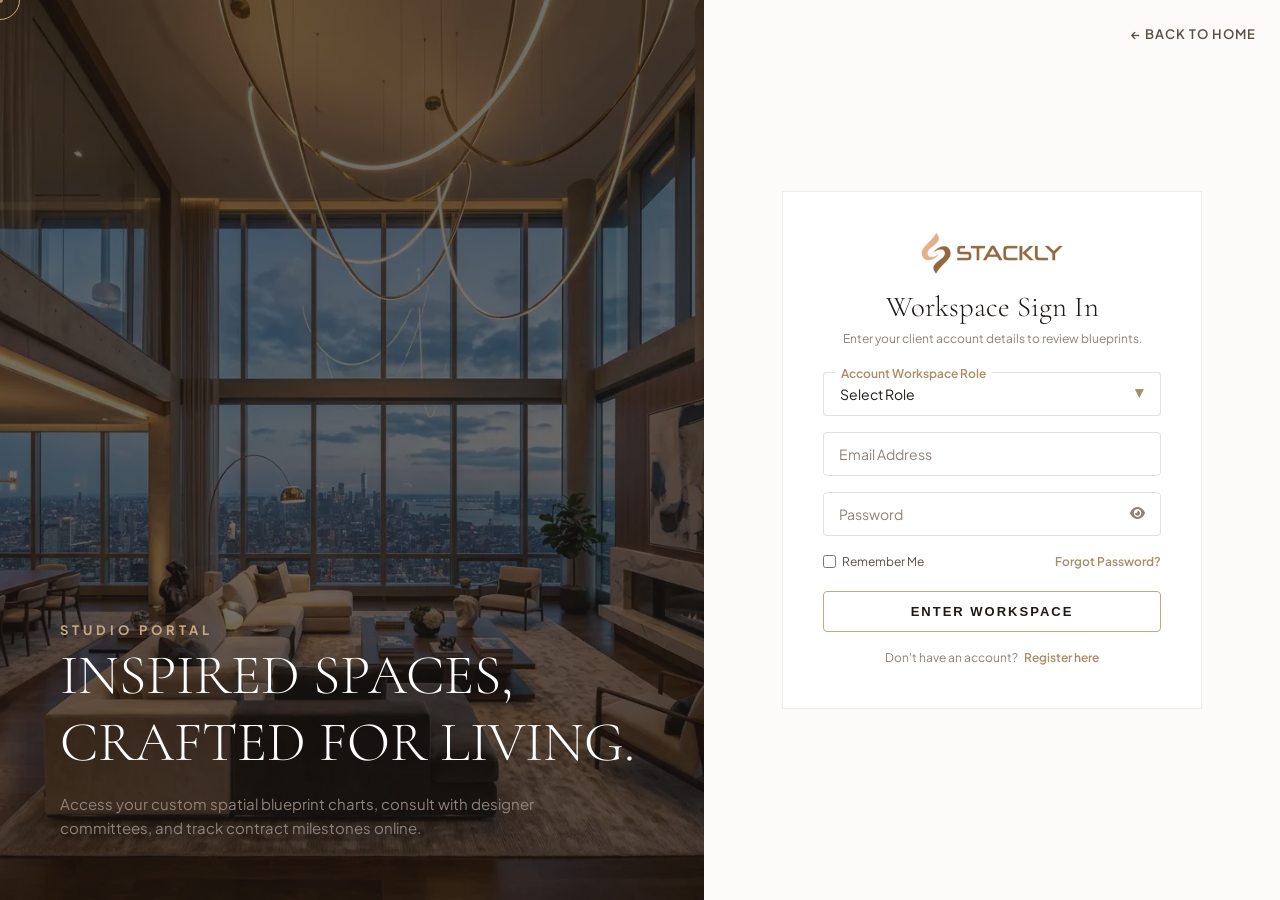
<file: login.html>
<!DOCTYPE html>
<html lang="en">
<head>
  <meta charset="UTF-8">
  <meta name="viewport" content="width=device-width, initial-scale=1.0">
  <title>Stackly | Login Workspace</title>
  <!-- Fonts -->
  <link rel="preconnect" href="https://fonts.googleapis.com">
  <link rel="preconnect" href="https://fonts.gstatic.com" crossorigin>
  <link href="https://fonts.googleapis.com/css2?family=Cormorant+Garamond:ital,wght@0,300;0,400;0,600;1,300&family=Plus+Jakarta+Sans:wght@300;400;500;600;700&display=swap" rel="stylesheet">
  
  <!-- Stylesheets -->
  <link rel="stylesheet" href="./css/index.css">
  <link rel="stylesheet" href="./css/components.css">
  <link rel="stylesheet" href="./css/pages.css">
  <!-- FontAwesome Icons -->
  <link rel="stylesheet" href="https://cdnjs.cloudflare.com/ajax/libs/font-awesome/6.4.0/css/all.min.css">
  <style>
    .split-login-container {
      display: flex !important;
      flex-direction: row !important;
      width: 100vw !important;
      height: 100vh !important;
      box-sizing: border-box !important;
      overflow: hidden !important;
    }
    .split-login-container > div:first-child {
      flex: 1 1 55% !important;
      width: 55% !important;
      max-width: 55% !important;
      height: 100% !important;
      position: relative !important;
      display: block !important;
      overflow: hidden !important;
    }
    .login-form-wrapper {
      flex: 1 1 45% !important;
      width: 45% !important;
      min-width: 400px !important;
      max-width: 100% !important;
      background-color: var(--bg-primary, #fcfbfa) !important;
      display: flex !important;
      align-items: center !important;
      justify-content: center !important;
      padding: 32px 48px !important;
      position: relative !important;
      height: 100% !important;
      box-sizing: border-box !important;
      overflow-y: auto !important;
      z-index: 10 !important;
    }
    .login-glass-box {
      opacity: 1 !important;
      visibility: visible !important;
      transform: none !important;
      z-index: 20 !important;
      display: block !important;
      width: 100% !important;
      max-width: 420px !important;
    }
    
    @media(max-width: 1024px) {
      body {
        height: auto !important;
        overflow: auto !important;
      }
      .split-login-container {
        flex-direction: column !important;
        height: auto !important;
        min-height: 100vh !important;
        overflow: visible !important;
      }
      .split-login-container > div:first-child {
        display: none !important;
      }
      .login-form-wrapper {
        flex: 1 1 100% !important;
        width: 100% !important;
        min-width: 100% !important;
        padding: 40px 24px !important;
        align-items: center !important;
        justify-content: center !important;
        height: auto !important;
        min-height: 100vh !important;
        overflow: visible !important;
      }
      .login-glass-box {
        margin: 0 auto !important;
      }
    }
  </style>
</head>
<body style="height: 100vh; overflow: hidden; margin: 0;">

  <!-- Custom Luxury Cursor -->
  <div class="custom-cursor" id="customCursor"></div>
  <div class="custom-cursor-dot" id="customCursorDot"></div>

  <!-- Page Transition Curtain -->
  <!-- Page Transition Curtain -->
  <div class="page-curtain" id="pageCurtain">
    <div class="curtain-panel">
      <div class="curtain-loader">
        <img src="./assets/images/logo.webp" alt="Stackly Logo" class="curtain-logo">
        <div class="curtain-spinner"></div>
      </div>
    </div>
  </div>

  <!-- Unique Split Layout Login View (No Footer) -->
  <div class="split-login-container">
    
    <!-- Left side: image showcase -->
    <div style="position:relative; overflow:hidden; background-color: var(--text-primary); height:100%;">
      <img src="./assets/images/hero-bg.webp" alt="Luxurious Living Space" style="width:100%; height:100%; object-fit:cover; opacity:0.45; filter:brightness(0.85);">
      <div style="position:absolute; bottom:60px; left:60px; right:60px; color:var(--bg-primary);" class="reveal reveal-left active">
        <span class="hero-sub" style="color:var(--accent-gold);">STUDIO PORTAL</span>
        <h2 style="font-family: var(--font-heading); font-size:3.5rem; font-weight:300; line-height:1.2; text-transform:uppercase; margin-bottom:16px; color:var(--bg-white)">INSPIRED SPACES,<br>CRAFTED FOR LIVING.</h2>
        <p style="font-size:0.9375rem; color:var(--text-light); max-width:480px; line-height:1.6;">Access your custom spatial blueprint charts, consult with designer committees, and track contract milestones online.</p>
      </div>
    </div>

    <!-- Right side: login card -->
    <div class="login-form-wrapper">
      
      <!-- Back to Home Link -->
      <a href="index.html" style="position:absolute; top:24px; right:24px; font-size:0.8125rem; font-weight:600; color:var(--text-secondary); text-transform:uppercase; letter-spacing:1px; display:flex; align-items:center; gap:6px;">
        <span>← Back to Home</span>
      </a>

      <div class="login-glass-box reveal reveal-scale active" style="margin-bottom:0; width:100%; box-shadow:none; border:1px solid rgba(142,132,124,0.15); max-width: 420px; padding: 40px; background:var(--bg-white);">
        <div style="text-align: center; margin-bottom: 24px;">
          <div style="margin-bottom: 16px; display: flex; justify-content: center;">
            <a href="index.html" style="display: block;"><img src="./assets/images/logo.webp" alt="Stackly Logo" style="height: 42px; width: auto; object-fit: contain; display: block; margin: 0 auto;"></a>
          </div>
          <h2 class="db-user-name" style="color: var(--text-primary); font-size:1.8rem;">Workspace Sign In</h2>
          <p style="font-size: 0.75rem; color: var(--text-light); margin-top: 4px;">Enter your client account details to review blueprints.</p>
        </div>

        <div id="loginError" class="login-error-msg"></div>



        <!-- Login Form -->
        <form id="loginForm">
          <!-- Role Select Input -->
          <div class="form-group" style="margin-bottom:16px;">
            <select class="form-control" id="loginRole" required style="padding:12px 16px; background-color: var(--bg-white); color: var(--text-primary); appearance: none; -webkit-appearance: none; -moz-appearance: none;">
              <option value="" disabled selected hidden>Select Role</option>
              <option value="client">User / Client</option>
              <option value="admin">Admin / Designer</option>
            </select>
            <label class="form-label" for="loginRole" style="top:-8px; left:12px; font-size:0.75rem; background-color:var(--bg-white); padding:0 6px; color:var(--accent-gold-dark); font-weight:600;">Account Workspace Role</label>
            <span style="position: absolute; right: 16px; top: 50%; transform: translateY(-50%); pointer-events: none; color: var(--accent-gold-dark); font-size: 0.75rem;">▼</span>
          </div>

          <div class="form-group" style="margin-bottom:16px;">
            <input type="email" class="form-control" id="loginEmail" placeholder=" " required style="padding:12px 16px;">
            <label class="form-label" for="loginEmail">Email Address</label>
          </div>
 
          <div class="form-group" style="margin-bottom:16px; position:relative;">
            <input type="password" class="form-control" id="loginPassword" placeholder=" " required style="padding:12px 40px 12px 16px; width: 100%; box-sizing: border-box;">
            <label class="form-label" for="loginPassword">Password</label>
            <button type="button" id="togglePassword" style="position:absolute; right:12px; top:50%; transform:translateY(-50%); background:none; border:none; color:var(--text-light); cursor:pointer; padding:4px; display:flex; align-items:center; z-index:10;">
              <i class="fa-solid fa-eye" id="eyeIcon"></i>
            </button>
          </div>

          <!-- Remember Me & Forgot Password -->
          <div style="display:flex; justify-content:space-between; align-items:center; margin-bottom:20px; font-size:0.75rem;">
            <label style="display:flex; align-items:center; gap:6px; color:var(--text-secondary); cursor:pointer; user-select:none;">
              <input type="checkbox" id="loginRemember" style="accent-color:var(--accent-gold); cursor:pointer;"> Remember Me
            </label>
            <a href="404.html"  style="color:var(--accent-gold-dark); font-weight:600;">Forgot Password?</a>
          </div>
 
          <button type="submit" class="btn btn-luxury" style="width: 100%; padding:12px; margin-bottom:16px;">
            <span>Enter Workspace</span>
          </button>

          <div style="text-align:center; font-size:0.75rem; color:var(--text-light);">
            Don't have an account? <a href="signup.html" style="color:var(--accent-gold-dark); font-weight:600; margin-left:4px;">Register here</a>
          </div>
        </form>
      </div>
    </div>
  </div>

  <!-- Scripts -->
  <script type="module" src="js/app.js"></script>
  <script type="module">
    import db from './js/data.js';

    document.addEventListener("DOMContentLoaded", () => {
      // Sync login text (if logged in, redirect away automatically)
      const user = db.getCurrentUser();
      if (user) {
        location.href = user.role === 'admin' ? "dashboard-admin.html" : "dashboard-user.html";
        return;
      }
 
      const form = document.getElementById("loginForm");
      const emailInput = document.getElementById("loginEmail");
      const passwordInput = document.getElementById("loginPassword");
      const roleInput = document.getElementById("loginRole");
      const rememberCheckbox = document.getElementById("loginRemember");
      const forgotLink = document.getElementById("forgotPasswordLink");
      const errorBox = document.getElementById("loginError");

      const btnFillClient = document.getElementById("btnFillClient");
      const btnFillAdmin = document.getElementById("btnFillAdmin");

      if (btnFillClient) {
        btnFillClient.addEventListener("click", () => {
          emailInput.value = "client@stackly.com";
          passwordInput.value = "client123";
          roleInput.value = "client";
          if (errorBox) errorBox.style.display = "none";
        });
      }

      if (btnFillAdmin) {
        btnFillAdmin.addEventListener("click", () => {
          emailInput.value = "admin@stackly.com";
          passwordInput.value = "admin123";
          roleInput.value = "admin";
          if (errorBox) errorBox.style.display = "none";
        });
      }

      // Password toggle show/hide eye logic
      const togglePasswordBtn = document.getElementById("togglePassword");
      const eyeIcon = document.getElementById("eyeIcon");

      if (togglePasswordBtn && passwordInput && eyeIcon) {
        togglePasswordBtn.addEventListener("click", () => {
          const type = passwordInput.getAttribute("type") === "password" ? "text" : "password";
          passwordInput.setAttribute("type", type);
          if (type === "password") {
            eyeIcon.classList.remove("fa-eye-slash");
            eyeIcon.classList.add("fa-eye");
          } else {
            eyeIcon.classList.remove("fa-eye");
            eyeIcon.classList.add("fa-eye-slash");
          }
        });
      }

      // Prefill remembered email
      const rememberedEmail = localStorage.getItem('rememberedEmail');
      if (rememberedEmail) {
        emailInput.value = rememberedEmail;
        rememberCheckbox.checked = true;
      }

      // Simulated forgot password
      if (forgotLink) {
        forgotLink.addEventListener("click", (e) => {
          e.preventDefault();
          const email = emailInput.value.trim();
          if (!email) {
            alert("Please fill in your Email Address first, then click 'Forgot Password?' to receive reset simulation details.");
            return;
          }
          alert(`Simulated Action: A password recovery link has been dispatched to ${email}.\n\nDefault credentials: client@stackly.com (client123) / admin@stackly.com (admin123)`);
        });
      }
 
      form.addEventListener("submit", (e) => {
        e.preventDefault();
        if (errorBox) errorBox.style.display = "none";
 
        const role = roleInput.value;
        const email = emailInput.value.trim();
        const password = passwordInput.value.trim();
 
        const loggedUser = db.login(email, password, role);
        if (loggedUser) {
          // Save email if Remember Me checked
          if (rememberCheckbox.checked) {
            localStorage.setItem('rememberedEmail', email);
          } else {
            localStorage.removeItem('rememberedEmail');
          }
          location.href = loggedUser.role === 'admin' ? "dashboard-admin.html" : "dashboard-user.html";
        } else {
          if (errorBox) {
            errorBox.textContent = "Invalid credentials or incorrect role selected.";
            errorBox.style.display = "block";
          }
        }
      });
    });
  </script>

</body>
</html>
</file>
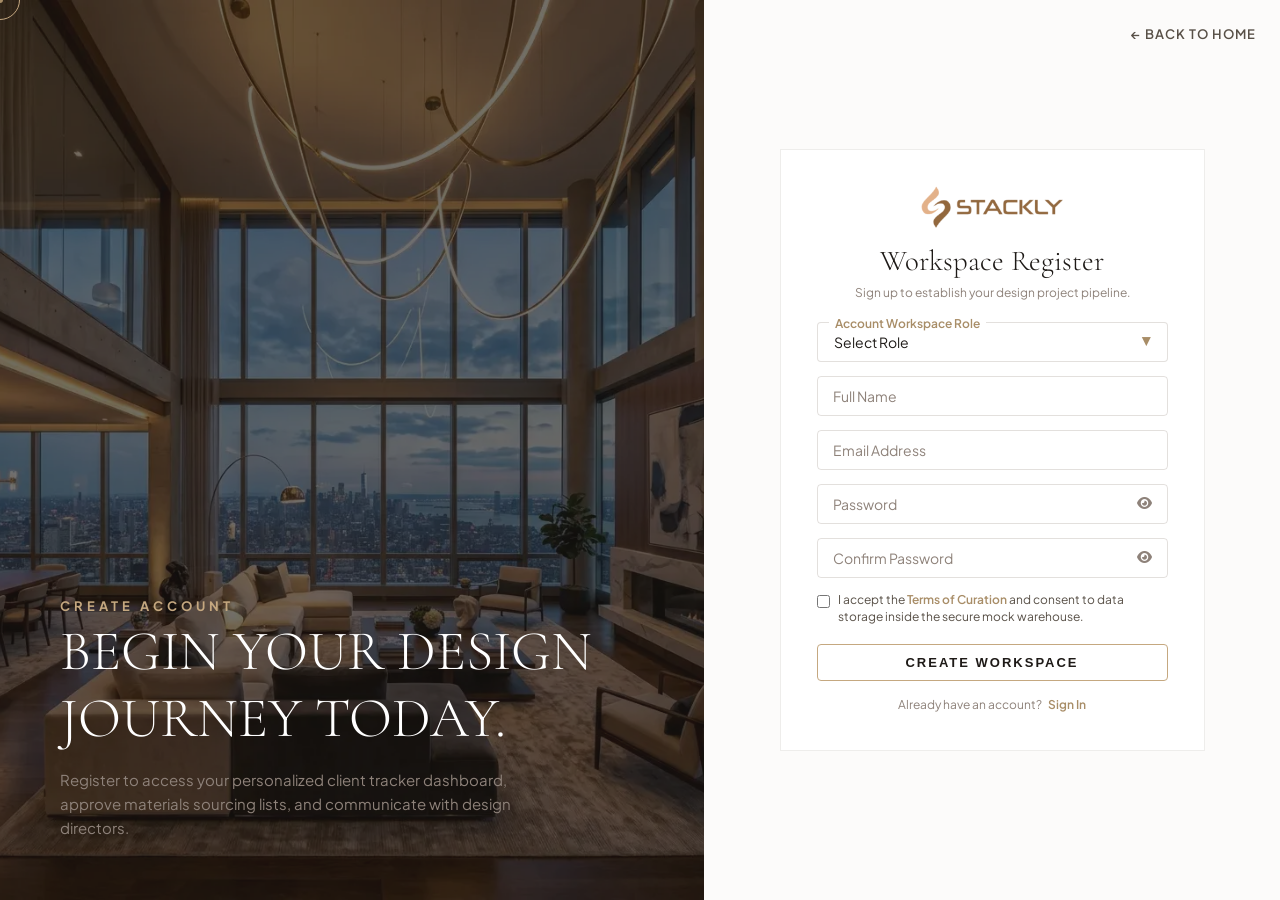
<file: signup.html>
<!DOCTYPE html>
<html lang="en">
<head>
  <meta charset="UTF-8">
  <meta name="viewport" content="width=device-width, initial-scale=1.0">
  <title>Stackly | Register Workspace</title>
  <!-- Fonts -->
  <link rel="preconnect" href="https://fonts.googleapis.com">
  <link rel="preconnect" href="https://fonts.gstatic.com" crossorigin>
  <link href="https://fonts.googleapis.com/css2?family=Cormorant+Garamond:ital,wght@0,300;0,400;0,600;1,300&family=Plus+Jakarta+Sans:wght@300;400;500;600;700&display=swap" rel="stylesheet">
  
  <!-- Stylesheets -->
  <link rel="stylesheet" href="./css/index.css">
  <link rel="stylesheet" href="./css/components.css">
  <link rel="stylesheet" href="./css/pages.css">
  <!-- FontAwesome Icons -->
  <link rel="stylesheet" href="https://cdnjs.cloudflare.com/ajax/libs/font-awesome/6.4.0/css/all.min.css">
  <style>
    .split-login-container {
      display: flex !important;
      flex-direction: row !important;
      width: 100vw !important;
      height: 100vh !important;
      box-sizing: border-box !important;
      overflow: hidden !important;
    }
    .split-login-container > div:first-child {
      flex: 0 0 55% !important;
      width: 55% !important;
      max-width: 55% !important;
      height: 100% !important;
      position: relative !important;
      display: block !important;
      overflow: hidden !important;
    }
    .login-form-wrapper {
      flex: 0 0 45% !important;
      width: 45% !important;
      max-width: 45% !important;
      background-color: var(--bg-primary, #fcfbfa) !important;
      display: flex !important;
      align-items: center !important;
      justify-content: center !important;
      padding: 32px 48px !important;
      position: relative !important;
      height: 100% !important;
      box-sizing: border-box !important;
      overflow-y: auto !important;
      z-index: 10 !important;
    }
    .login-glass-box {
      opacity: 1 !important;
      visibility: visible !important;
      transform: none !important;
      z-index: 20 !important;
      display: block !important;
    }
    @media(max-width: 1024px) {
      body {
        height: auto !important;
        overflow: auto !important;
      }
      .split-login-container {
        flex-direction: column !important;
        height: auto !important;
        min-height: 100vh !important;
        overflow: visible !important;
      }
      .split-login-container > div:first-child {
        display: none !important;
      }
      .login-form-wrapper {
        flex: 1 1 100% !important;
        width: 100% !important;
        min-width: 100% !important;
        padding: 40px 24px !important;
        align-items: center !important;
        justify-content: center !important;
        height: auto !important;
        min-height: 100vh !important;
        overflow: visible !important;
      }
      .login-glass-box {
        margin: 0 auto !important;
      }
    }
  </style>
</head>
<body style="height: 100vh; overflow: hidden; margin: 0;">

  <!-- Custom Luxury Cursor -->
  <div class="custom-cursor" id="customCursor"></div>
  <div class="custom-cursor-dot" id="customCursorDot"></div>

  <!-- Page Transition Curtain -->
  <!-- Page Transition Curtain -->
  <div class="page-curtain" id="pageCurtain">
    <div class="curtain-panel">
      <div class="curtain-loader">
        <img src="./assets/images/logo.webp" alt="Stackly Logo" class="curtain-logo">
        <div class="curtain-spinner"></div>
      </div>
    </div>
  </div>

  <!-- Unique Split Layout Register View (No Footer) -->
  <div class="split-login-container">
    
    <!-- Left side: image showcase -->
    <div style="position:relative; overflow:hidden; background-color: var(--text-primary); height:100%;">
      <img src="./assets/images/hero-bg.webp" alt="Luxurious Living Space" style="width:100%; height:100%; object-fit:cover; opacity:0.45; filter:brightness(0.85);">
      <div style="position:absolute; bottom:60px; left:60px; right:60px; color:var(--bg-primary);" class="reveal reveal-left active">
        <span class="hero-sub" style="color:var(--accent-gold);">CREATE ACCOUNT</span>
        <h2 style="font-family: var(--font-heading); color: var(--bg-white); font-size:3.5rem; font-weight:300; line-height:1.2; text-transform:uppercase; margin-bottom:16px;">BEGIN YOUR DESIGN<br>JOURNEY TODAY.</h2>
        <p style="font-size:0.9375rem; color:var(--text-light); max-width:480px; line-height:1.6;">Register to access your personalized client tracker dashboard, approve materials sourcing lists, and communicate with design directors.</p>
      </div>
    </div>

    <!-- Right side: register card -->
    <div class="login-form-wrapper">
      
      <!-- Back to Home Link -->
      <a href="index.html" style="position:absolute; top:24px; right:24px; font-size:0.8125rem; font-weight:600; color:var(--text-secondary); text-transform:uppercase; letter-spacing:1px; display:flex; align-items:center; gap:6px;">
        <span>← Back to Home</span>
      </a>

      <div class="login-glass-box reveal reveal-scale active" style="margin-bottom:0; width:100%; box-shadow:none; border:1px solid rgba(142,132,124,0.15); max-width: 425px; padding: 36px; background:var(--bg-white);">
        <div style="text-align: center; margin-bottom: 20px;">
          <div style="margin-bottom: 16px; display: flex; justify-content: center;">
            <a href="index.html" style="display: block;"><img src="./assets/images/logo.webp" alt="Stackly Logo" style="height: 42px; width: auto; object-fit: contain; display: block; margin: 0 auto;"></a>
          </div>
          <h2 class="db-user-name" style="color: var(--text-primary); font-size:1.8rem;">Workspace Register</h2>
          <p style="font-size: 0.75rem; color: var(--text-light); margin-top: 4px;">Sign up to establish your design project pipeline.</p>
        </div>

        <div id="registerSuccess" class="form-success-bar" style="display:none; padding:10px 14px; background-color:rgba(46,117,89,0.08); border-left:3px solid #2e7559; color:#2e7559; font-size:0.75rem; border-radius:var(--border-radius-sm); margin-bottom:16px; font-weight:600;"></div>
        <div id="registerError" class="login-error-msg"></div>
 
        <!-- Register Form -->
        <form id="registerForm">
          
          <!-- Role Select Input -->
          <div class="form-group" style="margin-bottom:14px;">
            <select class="form-control" id="registerRole" required style="padding:10px 16px; background-color: var(--bg-white); color: var(--text-primary); appearance: none; -webkit-appearance: none; -moz-appearance: none;">
              <option value="" disabled selected hidden>Select Role</option>
              <option value="client">User / Client</option>
              <option value="admin">Admin / Designer</option>
            </select>
            <label class="form-label" for="registerRole" style="top:-8px; left:12px; font-size:0.75rem; background-color:var(--bg-white); padding:0 6px; color:var(--accent-gold-dark); font-weight:600;">Account Workspace Role</label>
            <span style="position: absolute; right: 16px; top: 50%; transform: translateY(-50%); pointer-events: none; color: var(--accent-gold-dark); font-size: 0.75rem;">▼</span>
          </div>

          <div class="form-group" style="margin-bottom:14px;">
            <input type="text" class="form-control" id="registerName" placeholder=" " required style="padding:10px 16px;">
            <label class="form-label" for="registerName">Full Name</label>
          </div>

          <div class="form-group" style="margin-bottom:14px;">
            <input type="email" class="form-control" id="registerEmail" placeholder=" " required style="padding:10px 16px;">
            <label class="form-label" for="registerEmail">Email Address</label>
          </div>
 
          <div class="form-group" style="margin-bottom:14px; position:relative;">
            <input type="password" class="form-control" id="registerPassword" placeholder=" " required style="padding:10px 40px 10px 16px; width: 100%; box-sizing: border-box;">
            <label class="form-label" for="registerPassword">Password</label>
            <button type="button" id="toggleRegisterPassword" style="position:absolute; right:12px; top:50%; transform:translateY(-50%); background:none; border:none; color:var(--text-light); cursor:pointer; padding:4px; display:flex; align-items:center; z-index:10;">
              <i class="fa-solid fa-eye" id="eyeIconReg"></i>
            </button>
          </div>

          <div class="form-group" style="margin-bottom:14px; position:relative;">
            <input type="password" class="form-control" id="registerConfirm" placeholder=" " required style="padding:10px 40px 10px 16px; width: 100%; box-sizing: border-box;">
            <label class="form-label" for="registerConfirm">Confirm Password</label>
            <button type="button" id="toggleRegisterConfirm" style="position:absolute; right:12px; top:50%; transform:translateY(-50%); background:none; border:none; color:var(--text-light); cursor:pointer; padding:4px; display:flex; align-items:center; z-index:10;">
              <i class="fa-solid fa-eye" id="eyeIconConf"></i>
            </button>
          </div>

          <!-- Policy Agreement -->
          <div style="margin-bottom:18px; display:flex; align-items:flex-start; gap:8px;">
            <input type="checkbox" id="registerPolicy" style="margin-top:3px; accent-color:var(--accent-gold); cursor:pointer;" required>
            <label for="registerPolicy" style="font-size:0.75rem; color:var(--text-secondary); line-height:1.4; cursor:pointer; user-select:none;">
              I accept the <a href="#" onclick="alert('Viewing Studio Terms & Privacy Policy (Mock)...')" style="color:var(--accent-gold-dark); font-weight:600;">Terms of Curation</a> and consent to data storage inside the secure mock warehouse.
            </label>
          </div>
 
          <button type="submit" class="btn btn-luxury" style="width: 100%; padding:10px; margin-bottom:14px;">
            <span>Create Workspace</span>
          </button>
          
          <div style="text-align:center; font-size:0.75rem; color:var(--text-light);">
            Already have an account? <a href="login.html" style="color:var(--accent-gold-dark); font-weight:600; margin-left:4px;">Sign In</a>
          </div>
        </form>
      </div>
    </div>
  </div>

  <!-- Scripts -->
  <script type="module" src="js/app.js"></script>
  <script type="module">
    import db from './js/data.js';

    document.addEventListener("DOMContentLoaded", () => {
      // Sync login text (if logged in, redirect away automatically)
      const user = db.getCurrentUser();
      if (user) {
        location.href = user.role === 'admin' ? "dashboard-admin.html" : "dashboard-user.html";
        return;
      }
      const form = document.getElementById("registerForm");
      const errorBox = document.getElementById("registerError");
      const successBox = document.getElementById("registerSuccess");
      
      const roleInput = document.getElementById("registerRole");
      const nameInput = document.getElementById("registerName");
      const emailInput = document.getElementById("registerEmail");
      const passwordInput = document.getElementById("registerPassword");
      const confirmInput = document.getElementById("registerConfirm");
      const policyInput = document.getElementById("registerPolicy");

      // Password toggle eye listeners
      const togglePassBtn = document.getElementById("toggleRegisterPassword");
      const eyeIconReg = document.getElementById("eyeIconReg");
      if (togglePassBtn && passwordInput && eyeIconReg) {
        togglePassBtn.addEventListener("click", () => {
          const type = passwordInput.getAttribute("type") === "password" ? "text" : "password";
          passwordInput.setAttribute("type", type);
          if (type === "password") {
            eyeIconReg.classList.remove("fa-eye-slash");
            eyeIconReg.classList.add("fa-eye");
          } else {
            eyeIconReg.classList.remove("fa-eye");
            eyeIconReg.classList.add("fa-eye-slash");
          }
        });
      }

      const toggleConfBtn = document.getElementById("toggleRegisterConfirm");
      const eyeIconConf = document.getElementById("eyeIconConf");
      if (toggleConfBtn && confirmInput && eyeIconConf) {
        toggleConfBtn.addEventListener("click", () => {
          const type = confirmInput.getAttribute("type") === "password" ? "text" : "password";
          confirmInput.setAttribute("type", type);
          if (type === "password") {
            eyeIconConf.classList.remove("fa-eye-slash");
            eyeIconConf.classList.add("fa-eye");
          } else {
            eyeIconConf.classList.remove("fa-eye");
            eyeIconConf.classList.add("fa-eye-slash");
          }
        });
      }

      form.addEventListener("submit", (e) => {
        e.preventDefault();
        errorBox.style.display = "none";
        successBox.style.display = "none";

        const role = roleInput.value;
        const name = nameInput.value.trim();
        const email = emailInput.value.trim();
        const password = passwordInput.value.trim();
        const confirm = confirmInput.value.trim();
        const acceptPolicy = policyInput.checked;

        // Custom validation rules that browser cannot handle:
        if (password.length < 6) {
          showError("Password must be at least 6 characters.");
          return;
        }

        if (password !== confirm) {
          showError("Passwords do not match.");
          return;
        }

        const registered = db.register(name, email, password, role);
        if (registered) {
          successBox.textContent = "Registration successful! Redirecting to login...";
          successBox.style.display = "block";
          setTimeout(() => {
            location.href = "login.html";
          }, 1500);
        } else {
          showError("Email already registered. Use a different email address.");
        }
      });

      function showError(msg) {
        errorBox.textContent = msg;
        errorBox.style.display = "block";
      }
    });
  </script>

</body>
</html>
</file>
<file: css/index.css>
/* ==========================================================================
   STACKLY DESIGN SYSTEM & CORE STYLES (index.css)
   ========================================================================== */

@import url('https://fonts.googleapis.com/css2?family=Cormorant+Garamond:ital,wght@0,300;0,400;0,600;1,300&family=Plus+Jakarta+Sans:wght@300;400;500;600;700&display=swap');

:root {
  /* HSL Color Palette - Luxury Warm Bronze & Deep Wood */
  --bg-primary: #fcfbfa;       /* Off-white canvas */
  --bg-secondary: #f4f1ee;     /* Warm grey sand secondary */
  --bg-white: #ffffff;
  --text-primary: #1e1a17;     /* Deep charcoal charcoal */
  --text-secondary: #585047;   /* Muted warm wood grey */
  --text-light: #8e827a;       /* Soft dust sand */
  --text-white: #fcfbfa;
  
  --accent-gold: #c5a880;      /* Warm metallic bronze gold */
  --accent-gold-dark: #a88d67;
  --accent-gold-light: #dfcbab;
  --accent-gold-trans: rgba(197, 168, 128, 0.12);

  /* Typography */
  --font-heading: 'Cormorant Garamond', Georgia, serif;
  --font-body: 'Plus Jakarta Sans', system-ui, -apple-system, sans-serif;

  /* Layout & Spacing */
  --header-height: 90px;
  --container-width: 1200px;
  --border-radius-sm: 4px;
  --border-radius-md: 8px;
  --border-radius-lg: 16px;

  /* Transitions */
  --transition-fast: 0.25s cubic-bezier(0.25, 0.46, 0.45, 0.94);
  --transition-smooth: 0.4s cubic-bezier(0.16, 1, 0.3, 1);
  --transition-bounce: 0.6s cubic-bezier(0.175, 0.885, 0.32, 1.275);
}

/* Dark Mode Overrides (for specific elements or sections) */
.dark-theme {
  --bg-primary: #12100e;
  --bg-secondary: #1a1715;
  --bg-white: #1e1b19;
  --text-primary: #fcfbfa;
  --text-secondary: #c9c2bc;
  --text-light: #8e827a;
}

/* ==========================================================================
   Base Resets
   ========================================================================== */
*, *::before, *::after {
  box-sizing: border-box;
  margin: 0;
  padding: 0;
}

html {
  scroll-behavior: smooth;
  font-size: 16px;
  -webkit-font-smoothing: antialiased;
}

body {
  font-family: var(--font-body);
  background-color: var(--bg-primary);
  color: var(--text-primary);
  line-height: 1.6;
  overflow-x: hidden;
}

body.no-scroll {
  overflow: hidden !important;
  height: 100vh !important;
}

/* Custom Scrollbar */
::-webkit-scrollbar {
  width: 8px;
}
::-webkit-scrollbar-track {
  background: var(--bg-secondary);
}
::-webkit-scrollbar-thumb {
  background: var(--accent-gold);
  border-radius: var(--border-radius-sm);
}
::-webkit-scrollbar-thumb:hover {
  background: var(--accent-gold-dark);
}

/* Typographic Defaults */
h1, h2, h3, h4, h5, h6 {
  font-family: var(--font-heading);
  font-weight: 300;
  line-height: 1.2;
  color: var(--text-primary);
}

a {
  color: inherit;
  text-decoration: none;
  transition: var(--transition-fast);
}

ul {
  list-style: none;
}

img {
  max-width: 100%;
  height: auto;
  display: block;
}

.container {
  width: 100%;
  max-width: var(--container-width);
  margin: 0 auto;
  padding: 0 24px;
}

.section-padding {
  padding-top: 100px;
  padding-bottom: 100px;
}
@media(max-width: 768px) {
  .section-padding {
    padding-top: 60px;
    padding-bottom: 60px;
  }
}

/* ==========================================================================
   Custom Luxury Cursor Follower
   ========================================================================== */
.custom-cursor {
  position: fixed;
  top: 0;
  left: 0;
  width: 40px;
  height: 40px;
  border: 1px solid var(--accent-gold);
  border-radius: 50%;
  pointer-events: none;
  z-index: 9999;
  transform: translate(-50%, -50%);
  transition: width 0.3s, height 0.3s, background-color 0.3s, border-color 0.3s;
  transition-property: width, height, background-color, border-color;
}

.custom-cursor-dot {
  position: fixed;
  top: 0;
  left: 0;
  width: 6px;
  height: 6px;
  background-color: var(--accent-gold-dark);
  border-radius: 50%;
  pointer-events: none;
  z-index: 10000;
  transform: translate(-50%, -50%);
}

body.cursor-hover .custom-cursor {
  width: 60px;
  height: 60px;
  background-color: rgba(197, 168, 128, 0.08);
  border-color: var(--text-primary);
}

body.cursor-hover .custom-cursor-dot {
  background-color: var(--text-primary);
}

/* Hide default cursor on desktop hoverable screens */
@media (pointer: fine) {
  body {
    cursor: none;
  }
  a, button, select, input, textarea, [role="button"], .hero-service-col {
    cursor: none;
  }
}

@media (max-width: 992px) {
  .custom-cursor, .custom-cursor-dot {
    display: none !important;
  }
  body {
    cursor: auto !important;
  }
}

/* ==========================================================================
   Page Transitions (Curtain Slide)
   ========================================================================== */
.page-curtain {
  display: none !important;
}

.curtain-panel {
  flex-grow: 1;
  background-color: var(--text-primary);
  border-right: 4px solid var(--accent-gold);
}

.page-curtain.slide-in {
  animation: curtainIn 0.6s cubic-bezier(0.76, 0, 0.24, 1) forwards;
}

.page-curtain.slide-out {
  animation: curtainOut 0.6s cubic-bezier(0.76, 0, 0.24, 1) forwards;
}

@keyframes curtainIn {
  0% { left: -100vw; }
  100% { left: 0; }
}

@keyframes curtainOut {
  0% { left: 0; }
  100% { left: 100vw; }
}

/* ==========================================================================
   Scroll Reveal Animations
   ========================================================================== */
.reveal {
  opacity: 0;
  transition: opacity 0.8s ease, transform 0.8s ease;
}

.reveal.reveal-up {
  transform: translateY(50px);
}

.reveal.reveal-left {
  transform: translateX(-50px);
}

.reveal.reveal-right {
  transform: translateX(50px);
}

.reveal.reveal-scale {
  transform: scale(0.95);
}

.reveal.active {
  opacity: 1 !important;
  transform: none !important;
}

/* Utility classes for delays */
.delay-1 { transition-delay: 0.15s; }
.delay-2 { transition-delay: 0.3s; }
.delay-3 { transition-delay: 0.45s; }

/* Global spinner animation */
@keyframes spin {
  0% { transform: rotate(0deg); }
  100% { transform: rotate(360deg); }
}

/* Page Transition Curtain Loader */
.curtain-loader {
  display: flex;
  flex-direction: column;
  align-items: center;
  gap: 20px;
  opacity: 0;
  transform: scale(0.9);
  transition: opacity 0.4s ease, transform 0.4s ease;
}
.page-curtain.slide-in .curtain-loader {
  opacity: 1;
  transform: scale(1);
  transition-delay: 0.15s;
}
.curtain-logo {
  height: 48px;
  width: auto;
  object-fit: contain;
  filter: drop-shadow(0 0 8px rgba(197, 168, 128, 0.4));
}
.curtain-spinner {
  width: 28px;
  height: 28px;
  border: 2px solid rgba(197, 168, 128, 0.1);
  border-top-color: var(--accent-gold);
  border-radius: 50%;
  animation: spin 0.8s linear infinite;
}

/* ==========================================================================
   GLOBAL RESPONSIVE SAFEGUARDS
   ========================================================================== */
html, body {
  max-width: 100vw !important;
  overflow-x: hidden !important;
  margin: 0 !important;
  padding: 0 !important;
}

* {
  box-sizing: border-box !important;
}

img, video, iframe, canvas {
  max-width: 100% !important;
}

@media (max-width: 768px) {
  .container, .footer-container, .nav-container {
    padding-left: 15px !important;
    padding-right: 15px !important;
    width: 100% !important;
    max-width: 100vw !important;
    box-sizing: border-box !important;
  }
  
  h1, h2, h3, h4, h5, h6, p, span, a, div {
    overflow-wrap: break-word !important;
    word-wrap: break-word !important;
  }
  
  table {
    display: block !important;
    overflow-x: auto !important;
    width: 100% !important;
  }

  .grid-2, .grid-3, .grid-4,
  .projects-grid, .blog-grid, .services-grid,
  .about-intro-grid, .stats-counter-row,
  .footer-grid {
    display: flex !important;
    flex-direction: column !important;
    width: 100% !important;
    gap: 30px !important;
    box-sizing: border-box !important;
  }
}
</file>
<file: css/components.css>
/* ==========================================================================
   STACKLY COMPONENT STYLES (components.css)
   ========================================================================== */

/* ==========================================================================
   Header Navigation Bar
   ========================================================================== */
.navbar {
  position: fixed;
  top: 0;
  left: 0;
  width: 100%;
  height: var(--header-height);
  z-index: 1000;
  background-color: transparent;
  border-bottom: 1px solid rgba(197, 168, 128, 0.08);
  transition: var(--transition-smooth);
}

.navbar.scrolled {
  background-color: rgba(252, 251, 250, 0.95);
  backdrop-filter: blur(12px);
  height: 80px;
  box-shadow: 0 10px 30px rgba(30, 26, 23, 0.03);
  border-bottom: 1px solid rgba(197, 168, 128, 0.15);
}

/* Transparent Navbar Link/Toggle Contrast Overrides */
.navbar:not(.scrolled) .nav-link {
  color: rgba(252, 251, 250, 0.9) !important;
}

.navbar:not(.scrolled) .nav-link:hover {
  color: var(--accent-gold) !important;
}

.navbar:not(.scrolled) .nav-link.active {
  color: var(--accent-gold) !important;
}

.navbar:not(.scrolled) .btn-login {
  color: rgba(252, 251, 250, 0.9) !important;
  border-color: rgba(252, 251, 250, 0.4) !important;
}

.navbar:not(.scrolled) .btn-login:hover {
  color: var(--text-primary) !important;
  border-color: var(--accent-gold) !important;
  background-color: var(--accent-gold) !important;
}

.navbar:not(.scrolled) .nav-toggle .bar {
  background-color: rgba(252, 251, 250, 0.9) !important;
}

.nav-container {
  max-width: var(--container-width);
  height: 100%;
  margin: 0 auto;
  padding: 0 24px;
  display: flex;
  align-items: center;
  justify-content: space-between;
}

.nav-logo {
  display: flex;
  align-items: center;
  gap: 12px;
  font-family: var(--font-heading);
  font-size: 1.5rem;
  letter-spacing: 3px;
  font-weight: 400;
  color: var(--text-primary);
}

.logo-svg {
  width: 32px;
  height: 32px;
  color: var(--accent-gold);
  transition: var(--transition-bounce);
}

.nav-logo:hover .logo-svg {
  transform: rotate(180deg);
  color: var(--text-primary);
}

.logo-img {
  height: 42px;
  width: auto;
  max-width: 140px;
  object-fit: contain;
  transition: var(--transition-bounce);
}

.nav-logo:hover .logo-img {
  transform: scale(1.08);
}

.nav-menu {
  display: flex;
  align-items: center;
  gap: 40px;
}

.nav-links {
  display: flex;
  align-items: center;
  gap: 32px;
}

.nav-link {
  font-size: 0.875rem;
  font-weight: 500;
  color: var(--text-secondary);
  position: relative;
  padding: 8px 0;
}

.nav-link::after {
  content: '';
  position: absolute;
  bottom: 0;
  left: 0;
  width: 0;
  height: 1px;
  background-color: var(--accent-gold);
  transition: var(--transition-fast);
}

.nav-link:hover {
  color: var(--text-primary);
}

.nav-link:hover::after,
.nav-link.active::after {
  width: 100%;
}

.nav-link.active {
  color: var(--text-primary);
  font-weight: 600;
}

.nav-actions {
  display: flex;
  align-items: center;
  gap: 16px;
}

/* Toggle Hamburger Menu (Mobile Only) */
.nav-toggle {
  display: none;
  flex-direction: column;
  justify-content: space-between;
  width: 24px;
  height: 18px;
  background: none;
  border: none;
  cursor: pointer;
  z-index: 1100;
}

.nav-toggle .bar {
  width: 100%;
  height: 2px;
  background-color: var(--text-primary);
  transition: var(--transition-fast);
}

/* Responsive Header */
@media (max-width: 992px) {
  .nav-toggle {
    display: flex;
  }

  .nav-menu {
    position: fixed;
    top: 0;
    right: -100vw;
    width: 320px;
    height: 100vh;
    background-color: var(--bg-primary);
    box-shadow: -10px 0 40px rgba(0, 0, 0, 0.05);
    flex-direction: column;
    justify-content: center;
    gap: 40px;
    padding: 80px 40px;
    transition: var(--transition-smooth);
  }

  .nav-menu.open {
    right: 0;
  }

  /* Override transparent navbar styles when mobile menu is open so links are visible */
  .navbar .nav-menu.open .nav-link {
    color: var(--text-secondary) !important;
  }

  .navbar .nav-menu.open .nav-link.active,
  .navbar .nav-menu.open .nav-link:hover {
    color: var(--text-primary) !important;
  }

  .navbar .nav-menu.open .btn-login {
    color: var(--text-primary) !important;
    border-color: rgba(197, 168, 128, 0.5) !important;
  }

  /* Make sure the hamburger 'X' is visible when menu is open */
  .navbar .nav-toggle.active .bar {
    background-color: var(--text-primary) !important;
  }

  .nav-links {
    flex-direction: column;
    align-items: flex-start;
    gap: 24px;
    width: 100%;
  }

  .nav-link {
    font-size: 1.125rem;
  }

  .nav-actions {
    flex-direction: column;
    width: 100%;
    gap: 16px;
  }

  .nav-actions .nav-btn {
    width: 100%;
    text-align: center;
  }
}

/* ==========================================================================
   Luxury Custom Buttons
   ========================================================================== */
.btn {
  display: inline-block;
  padding: 16px 36px;
  font-size: 0.8125rem;
  font-weight: 600;
  letter-spacing: 2px;
  text-transform: uppercase;
  border: 1px solid var(--accent-gold);
  border-radius: var(--border-radius-sm);
  background: transparent;
  color: var(--text-primary);
  position: relative;
  overflow: hidden;
  z-index: 1;
  transition: var(--transition-smooth);
}

.btn-luxury {
  background-color: transparent;
  color: var(--text-primary);
}

.btn-luxury span {
  position: relative;
  z-index: 2;
}

.btn-luxury::before {
  content: '';
  position: absolute;
  top: 0;
  left: -100%;
  width: 100%;
  height: 100%;
  background-color: var(--accent-gold);
  transition: var(--transition-smooth);
  z-index: 1;
}

.btn-luxury:hover {
  color: var(--text-primary);
  border-color: var(--accent-gold);
}

.btn-luxury:hover::before {
  left: 0;
}

/* Hero section button contrast enhancements */
.hero-slider-section .btn-luxury {
  color: var(--text-white);
  border-color: rgba(252, 251, 250, 0.4);
}
.hero-slider-section .btn-luxury:hover {
  color: var(--text-primary);
  border-color: var(--accent-gold);
}

.nav-btn {
  display: inline-block;
  padding: 10px 20px;
  font-size: 0.8125rem;
  font-weight: 600;
  border-radius: var(--border-radius-sm);
  letter-spacing: 1px;
}

.btn-login {
  border: 1px solid rgba(197, 168, 128, 0.5);
  color: var(--text-primary);
}

.btn-login:hover {
  border-color: var(--text-primary);
}

.btn-cta {
  background-color: var(--accent-gold);
  color: var(--text-white) !important;
  border: 1px solid var(--accent-gold);
}

.btn-cta:hover {
  background-color: var(--text-primary);
  border-color: var(--text-primary);
}

/* ==========================================================================
   Luxury Cards
   ========================================================================== */
.card-luxury {
  background-color: var(--bg-white);
  border: 1px solid rgba(197, 168, 128, 0.15);
  border-radius: var(--border-radius-md);
  padding: 30px;
  box-shadow: 0 10px 30px rgba(30, 26, 23, 0.02);
  transition: var(--transition-smooth);
}

.card-luxury:hover {
  transform: translateY(-8px);
  box-shadow: 0 20px 40px rgba(30, 26, 23, 0.06);
  border-color: var(--accent-gold);
}

/* ==========================================================================
   Shared Footer
   ========================================================================== */
.footer {
  background-color: var(--text-primary);
  color: var(--bg-primary);
  padding: 80px 0 30px 0;
  border-top: 1px solid rgba(197, 168, 128, 0.1);
}

.footer-container {
  max-width: var(--container-width);
  margin: 0 auto;
  padding: 0 24px;
  display: grid;
  grid-template-columns: 1.5fr 1fr 1fr 1.2fr;
  gap: 60px;
}

.footer-brand {
  display: flex;
  flex-direction: column;
  gap: 20px;
}

.footer-logo {
  display: flex;
  align-items: center;
  gap: 12px;
  font-family: var(--font-heading);
  font-size: 1.5rem;
  letter-spacing: 3px;
  color: var(--bg-primary);
}

.footer-desc {
  font-size: 0.875rem;
  color: var(--text-light);
  line-height: 1.6;
}

.social-links {
  display: flex;
  gap: 16px;
}

.social-links a {
  width: 36px;
  height: 36px;
  border-radius: 50%;
  border: 1px solid rgba(252, 251, 250, 0.2);
  display: flex;
  align-items: center;
  justify-content: center;
  font-size: 0.75rem;
  color: var(--bg-primary);
  transition: var(--transition-fast);
}

.social-links a:hover {
  background-color: var(--accent-gold);
  border-color: var(--accent-gold);
  transform: scale(1.1);
}

.footer-title {
  font-family: var(--font-heading);
  font-size: 1.25rem;
  color: var(--bg-primary);
  margin-bottom: 24px;
  position: relative;
  padding-bottom: 8px;
}

.footer-title::after {
  content: '';
  position: absolute;
  bottom: 0;
  left: 0;
  width: 30px;
  height: 1px;
  background-color: var(--accent-gold);
}

.footer-links ul {
  display: flex;
  flex-direction: column;
  gap: 12px;
}

.footer-links a {
  font-size: 0.875rem;
  color: var(--text-light);
}

.footer-links a:hover {
  color: var(--accent-gold);
  padding-left: 4px;
}

.footer-contact {
  display: flex;
  flex-direction: column;
  gap: 16px;
}

.contact-info {
  font-size: 0.875rem;
  color: var(--text-light);
  line-height: 1.6;
}

.footer-bottom {
  max-width: var(--container-width);
  margin: 60px auto 0 auto;
  padding: 30px 24px 0 24px;
  border-top: 1px solid rgba(252, 251, 250, 0.05);
  display: flex;
  justify-content: space-between;
  align-items: center;
  font-size: 0.8125rem;
  color: var(--text-light);
}

@media (max-width: 992px) {
  .footer-container {
    grid-template-columns: repeat(2, 1fr);
    gap: 40px;
  }
}

@media (max-width: 576px) {
  .footer-container {
    grid-template-columns: 1fr;
  }
  .footer-bottom {
    flex-direction: column;
    gap: 16px;
    text-align: center;
  }
}

/* ==========================================================================
   Interactive Form Controls (Floating Labels)
   ========================================================================== */
.form-group {
  position: relative;
  margin-bottom: 24px;
}

.form-control {
  width: 100%;
  padding: 16px;
  border: 1px solid rgba(142, 130, 122, 0.25);
  background: transparent;
  color: var(--text-primary);
  font-family: var(--font-body);
  font-size: 0.875rem;
  border-radius: var(--border-radius-sm);
  outline: none;
  transition: var(--transition-fast);
}

.form-control:focus {
  border-color: var(--accent-gold);
  background: rgba(252, 251, 250, 0.3);
}

.form-label {
  position: absolute;
  top: 50%;
  transform: translateY(-50%);
  left: 16px;
  font-size: 0.875rem;
  color: var(--text-light);
  pointer-events: none;
  transition: var(--transition-fast);
}

textarea.form-control ~ .form-label {
  top: 16px;
  transform: none;
}

/* Input placeholder handling for floating labels */
.form-control:focus ~ .form-label,
.form-control:not(:placeholder-shown) ~ .form-label,
.form-control:-webkit-autofill ~ .form-label {
  top: -8px;
  transform: translateY(0);
  left: 12px;
  font-size: 0.75rem;
  background-color: var(--form-label-bg, var(--bg-primary));
  padding: 0 6px;
  color: var(--accent-gold-dark);
  font-weight: 600;
}

.login-glass-box {
  --form-label-bg: var(--bg-white);
}

textarea.form-control {
  min-height: 100px;
}

/* ==========================================================================
   Badges
   ========================================================================== */
.badge {
  display: inline-block;
  padding: 4px 10px;
  font-size: 0.6875rem;
  font-weight: 700;
  text-transform: uppercase;
  border-radius: 20px;
  letter-spacing: 0.5px;
}

.badge.success {
  background-color: rgba(46, 117, 89, 0.12);
  color: #2e7559;
}

.badge.pending {
  background-color: rgba(176, 120, 50, 0.12);
  color: #b07832;
}

.badge.info {
  background-color: var(--accent-gold-trans);
  color: var(--accent-gold-dark);
}

/* ==========================================================================
   Page Hero Banner Section
   ========================================================================== */
.page-hero-banner {
  position: relative;
  background-color: var(--text-primary);
  padding: 100px 0 80px 0;
  margin-top: var(--header-height);
  overflow: hidden;
  border-bottom: 1px solid rgba(197, 168, 128, 0.2);
  text-align: center;
  color: var(--bg-primary);
}
@media(max-width: 768px) {
  .page-hero-banner {
    padding: 60px 0 40px 0;
  }
}

.page-hero-banner-bg {
  position: absolute;
  top: 0;
  left: 0;
  width: 100%;
  height: 100%;
  z-index: 1;
  pointer-events: none;
}

.page-hero-banner-bg img {
  width: 100%;
  height: 100%;
  object-fit: cover;
  opacity: 0.25;
  filter: brightness(0.7) contrast(1.1) grayscale(30%);
}

.page-hero-banner-content {
  position: relative;
  z-index: 2;
  max-width: 800px;
  margin: 0 auto;
  padding: 0 24px;
}

.page-hero-breadcrumbs {
  font-size: 0.75rem;
  text-transform: uppercase;
  letter-spacing: 2px;
  color: var(--accent-gold);
  margin-bottom: 16px;
  font-weight: 600;
  display: flex;
  justify-content: center;
  align-items: center;
  gap: 8px;
}

.page-hero-breadcrumbs a {
  color: rgba(252, 251, 250, 0.7);
  transition: var(--transition-fast);
}

.page-hero-breadcrumbs a:hover {
  color: var(--accent-gold);
}

.page-hero-breadcrumbs span.separator {
  color: rgba(197, 168, 128, 0.5);
}

.page-hero-title {
  font-family: var(--font-heading);
  font-size: 3.25rem;
  color: var(--bg-primary);
  text-transform: uppercase;
  margin-bottom: 16px;
  font-weight: 300;
  letter-spacing: 2px;
  line-height: 1.2;
}

.page-hero-desc {
  font-size: 0.9375rem;
  color: rgba(252, 251, 250, 0.85);
  max-width: 600px;
  margin: 0 auto;
  line-height: 1.6;
  font-weight: 300;
}

/* MS Edge default password reveal icons overrides */
input[type="password"]::-ms-reveal,
input[type="password"]::-ms-clear {
  display: none;
}
</file>
<file: css/pages.css>
/* ==========================================================================
   STACKLY PAGES STYLES (pages.css)
   ========================================================================== */

/* ==========================================================================
   SECTION: Hero Slider / Header (Home)
   ========================================================================== */
.hero-slider-section {
  position: relative;
  height: 90vh;
  min-height: 650px;
  overflow: hidden;
  display: flex;
  align-items: center;
  background-color: var(--text-primary);
}

.hero-bg-media {
  position: absolute;
  top: 0;
  left: 0;
  width: 100%;
  height: 100%;
  z-index: 1;
}

.hero-bg-media img {
  width: 100%;
  height: 100%;
  object-fit: cover;
  opacity: 0.55;
  filter: brightness(0.75) contrast(1.05);
}

.hero-content-overlay {
  position: relative;
  z-index: 2;
  color: var(--text-white);
  display: flex;
  flex-direction: column;
  gap: 24px;
}

.hero-title-container {
  display: flex;
  flex-direction: column;
  gap: 8px;
}

.hero-sub {
  font-size: 0.8125rem;
  font-weight: 700;
  letter-spacing: 4px;
  color: var(--accent-gold);
  text-transform: uppercase;
}

.hero-title {
  font-size: 4.5rem;
  font-weight: 300;
  line-height: 1.1;
  color: var(--text-white);
  text-transform: uppercase;
}

.hero-title span {
  font-family: var(--font-heading);
  font-style: italic;
  color: var(--accent-gold-light);
}

.hero-desc {
  max-width: 550px;
  font-size: 0.9375rem;
  line-height: 1.7;
  color: rgba(252, 251, 250, 0.85);
  font-weight: 300;
}

@media(max-width: 768px) {
  .hero-title {
    font-size: 3rem;
  }
}

/* ==========================================================================
   SECTION: Column Hover Features Row (Home)
   ========================================================================== */
.hero-services-row {
  display: flex;
  width: 100%;
  height: 380px;
  overflow: hidden;
  border-top: 1px solid rgba(197, 168, 128, 0.15);
}

.hero-service-col {
  flex: 1;
  position: relative;
  overflow: hidden;
  display: flex;
  flex-direction: column;
  justify-content: flex-end;
  padding: 40px;
  color: var(--text-white);
  transition: flex 0.6s cubic-bezier(0.25, 1, 0.5, 1);
  cursor: pointer;
}

.hero-service-col-bg {
  position: absolute;
  top: 0;
  left: 0;
  width: 100%;
  height: 100%;
  z-index: 1;
  background-color: var(--text-primary);
}

.hero-service-col-bg img {
  width: 100%;
  height: 100%;
  object-fit: cover;
  opacity: 0.25;
  filter: grayscale(80%) brightness(0.6);
  transition: transform 0.8s ease, opacity 0.8s ease;
}

.hero-service-content {
  position: relative;
  z-index: 2;
  display: flex;
  flex-direction: column;
  gap: 12px;
  transform: translateY(40px);
  transition: transform 0.6s cubic-bezier(0.25, 1, 0.5, 1);
}

.h-col-num {
  font-family: var(--font-heading);
  font-size: 3rem;
  color: var(--accent-gold);
  line-height: 1;
  opacity: 0.6;
}

.h-col-title {
  font-family: var(--font-heading);
  font-size: 1.75rem;
  color: var(--text-white);
}

.h-col-desc {
  font-size: 0.875rem;
  color: var(--text-light);
  line-height: 1.5;
  opacity: 0;
  transition: opacity 0.4s ease 0.2s;
}

/* Hover Expanding Behaviors */
.hero-service-col:hover {
  flex: 1.6;
}

.hero-service-col:hover .hero-service-col-bg img {
  transform: scale(1.05);
  opacity: 0.45;
  filter: grayscale(0%) brightness(0.7);
}

.hero-service-col:hover .hero-service-content {
  transform: translateY(0);
}

.hero-service-col:hover .h-col-desc {
  opacity: 1;
}

@media(max-width: 768px) {
  .hero-services-row {
    flex-direction: column;
    height: auto;
  }
  .hero-service-col {
    height: 250px;
    padding: 30px;
  }
  .hero-service-col:hover {
    flex: 1;
  }
  .hero-service-content {
    transform: none;
  }
  .h-col-desc {
    opacity: 1;
  }
}

/* ==========================================================================
   SECTION: About Story & Signature Block
   ========================================================================== */
.about-intro-grid {
  display: grid;
  grid-template-columns: 1.1fr 1.2fr;
  gap: 80px;
  align-items: center;
}

.about-intro-media img {
  border-radius: var(--border-radius-md);
  box-shadow: 0 20px 40px rgba(30, 26, 23, 0.08);
}

.about-intro-content {
  display: flex;
  flex-direction: column;
  gap: 24px;
}

.about-section-subtitle {
  font-size: 0.8125rem;
  font-weight: 700;
  letter-spacing: 4px;
  color: var(--accent-gold-dark);
  text-transform: uppercase;
}

.about-section-title {
  font-family: var(--font-heading);
  font-size: 2.75rem;
  font-weight: 300;
  line-height: 1.2;
  text-transform: uppercase;
}

.about-intro-text {
  font-size: 0.9375rem;
  color: var(--text-secondary);
  line-height: 1.7;
}

.about-signature-block {
  display: flex;
  align-items: center;
  gap: 24px;
  margin-top: 10px;
}

.signature-svg {
  width: 140px;
  height: 70px;
  color: var(--accent-gold-dark);
}

.signature-name {
  font-family: var(--font-heading);
  font-size: 1.25rem;
  font-weight: 600;
  display: block;
}

.signature-title {
  font-size: 0.75rem;
  color: var(--text-light);
  text-transform: uppercase;
  letter-spacing: 1px;
}

@media(max-width: 992px) {
  .about-intro-grid {
    grid-template-columns: 1fr;
    gap: 40px;
  }
}

/* ==========================================================================
   SECTION: Stats Counters Tickers
   ========================================================================== */
.stats-counter-row {
  display: grid;
  grid-template-columns: repeat(4, 1fr);
  gap: 30px;
  text-align: center;
}

.stat-item {
  display: flex;
  flex-direction: column;
  gap: 8px;
}

.stat-number {
  font-family: var(--font-heading);
  font-size: 3.5rem;
  color: var(--accent-gold-dark);
  font-weight: 300;
}

.stat-label {
  font-size: 0.8125rem;
  text-transform: uppercase;
  letter-spacing: 2px;
  color: var(--text-secondary);
}

@media(max-width: 768px) {
  .stats-counter-row {
    grid-template-columns: repeat(2, 1fr);
    gap: 40px;
  }
}

/* ==========================================================================
   SECTION: Interactive Before/After Drag Slider (Design)
   ========================================================================== */
.ba-slider-container {
  position: relative;
  width: 100%;
  height: 500px;
  border-radius: var(--border-radius-lg);
  overflow: hidden;
  box-shadow: 0 30px 60px rgba(30, 26, 23, 0.15);
  border: 1px solid rgba(197, 168, 128, 0.2);
}

.ba-image {
  position: absolute;
  top: 0;
  left: 0;
  width: 100%;
  height: 100%;
  user-select: none;
}

.ba-image img {
  width: 100%;
  height: 100%;
  object-fit: cover;
  pointer-events: none;
}

.ba-image.after {
  width: 50%;
  z-index: 2;
  overflow: hidden;
  border-right: 2px solid var(--accent-gold);
}

.ba-image.after img {
  display: block;
}

.ba-label {
  position: absolute;
  bottom: 24px;
  padding: 10px 18px;
  font-size: 0.75rem;
  font-weight: 700;
  letter-spacing: 1.5px;
  text-transform: uppercase;
  background-color: rgba(30, 26, 23, 0.75);
  color: var(--text-white);
  border-radius: var(--border-radius-sm);
  z-index: 10;
  backdrop-filter: blur(4px);
}

.before-label {
  left: 24px;
}

.after-label {
  right: 24px;
}

.ba-handle {
  position: absolute;
  top: 0;
  left: 50%;
  width: 4px;
  height: 100%;
  background-color: var(--accent-gold);
  transform: translateX(-50%);
  z-index: 50;
  cursor: ew-resize;
}

.ba-knob {
  position: absolute;
  top: 50%;
  left: 50%;
  width: 44px;
  height: 44px;
  border-radius: 50%;
  background-color: var(--text-primary);
  border: 2px solid var(--accent-gold);
  transform: translate(-50%, -50%);
  box-shadow: 0 10px 20px rgba(0,0,0,0.25);
  display: flex;
  align-items: center;
  justify-content: center;
  transition: transform 0.2s;
}

.ba-knob::before {
  content: '↔';
  color: var(--accent-gold);
  font-weight: bold;
  font-size: 1.125rem;
}

.ba-handle:hover .ba-knob {
  transform: translate(-50%, -50%) scale(1.1);
  background-color: var(--accent-gold);
}

.ba-handle:hover .ba-knob::before {
  color: var(--text-white);
}

@media(max-width: 768px) {
  .ba-slider-container {
    height: 350px;
  }
}

/* ==========================================================================
   SECTION: Projects Portfolio Collection Grid (Design)
   ========================================================================== */
.portfolio-filters {
  display: flex;
  justify-content: center;
  gap: 16px;
  margin-bottom: 50px;
}

.filter-btn {
  padding: 10px 24px;
  font-size: 0.8125rem;
  font-weight: 600;
  letter-spacing: 1.5px;
  text-transform: uppercase;
  border: 1px solid rgba(197, 168, 128, 0.15);
  background-color: var(--bg-white);
  color: var(--text-secondary);
  border-radius: var(--border-radius-sm);
  cursor: pointer;
  transition: var(--transition-fast);
}

.filter-btn:hover,
.filter-btn.active {
  background-color: var(--text-primary);
  border-color: var(--text-primary);
  color: var(--bg-primary);
}

.projects-grid {
  display: grid;
  grid-template-columns: repeat(3, 1fr);
  gap: 30px;
  transition: opacity 0.3s ease;
}

.project-card {
  display: block;
  width: 100%;
  position: relative;
  border-radius: var(--border-radius-md);
  overflow: hidden;
  box-shadow: 0 15px 30px rgba(30, 26, 23, 0.04);
  cursor: pointer;
}

.project-card-image {
  width: 100%;
  height: 340px;
  overflow: hidden;
}

.project-card-image img {
  width: 100%;
  height: 100%;
  display: block;
  object-fit: cover;
  transition: transform 0.6s ease;
}

.project-overlay {
  position: absolute;
  bottom: 0;
  left: 0;
  width: 100%;
  padding: 30px;
  background: linear-gradient(to top, rgba(30, 26, 23, 0.8) 0%, rgba(30, 26, 23, 0) 100%);
  color: var(--text-white);
  opacity: 0;
  transform: translateY(20px);
  transition: transform 0.4s ease, opacity 0.4s ease;
}

.project-card:hover .project-card-image img {
  transform: scale(1.05);
}

.project-card:hover .project-overlay {
  opacity: 1;
  transform: translateY(0);
}

.p-card-title {
  font-family: var(--font-heading);
  font-size: 1.5rem;
  color: var(--text-white);
  margin-bottom: 4px;
}

.p-card-cat {
  font-size: 0.75rem;
  letter-spacing: 1.5px;
  text-transform: uppercase;
  color: var(--accent-gold);
}

@media(max-width: 992px) {
  .projects-grid {
    grid-template-columns: repeat(2, 1fr);
  }
}

@media(max-width: 600px) {
  .projects-grid {
    grid-template-columns: 1fr;
  }
  .project-card {
    margin-bottom: 20px;
  }
  .project-card-image {
    height: 280px;
  }
}

/* ==========================================================================
   SECTION: Blog Insights Suite (Blog)
   ========================================================================== */
.blog-controls {
  display: grid;
  grid-template-columns: 1fr 1fr;
  gap: 30px;
  align-items: center;
  border-bottom: 1px solid rgba(197, 168, 128, 0.15);
  padding-bottom: 30px;
}

.blog-tags {
  display: flex;
  justify-content: flex-end;
  gap: 12px;
}

.blog-grid {
  display: grid;
  grid-template-columns: repeat(3, 1fr);
  gap: 30px;
  transition: opacity 0.2s ease;
}

.blog-post-card {
  padding: 0 !important;
  overflow: hidden;
  display: flex;
  flex-direction: column;
  cursor: pointer;
  aspect-ratio: auto;
}

.blog-post-media {
  height: 220px;
  overflow: hidden;
}

.blog-post-media img {
  width: 100%;
  height: 100%;
  object-fit: cover;
  transition: transform 0.6s ease;
}

.blog-post-card:hover .blog-post-media img {
  transform: scale(1.05);
}

.blog-meta {
  display: flex;
  align-items: center;
  gap: 8px;
  font-size: 0.75rem;
  color: var(--text-light);
}

.blog-post-title {
  font-family: var(--font-heading);
  font-size: 1.375rem;
  line-height: 1.3;
}

.blog-post-summary {
  font-size: 0.8125rem;
  color: var(--text-secondary);
  line-height: 1.5;
  display: -webkit-box;
  -webkit-line-clamp: 2;
  -webkit-box-orient: vertical;
  overflow: hidden;
}

@media(max-width: 992px) {
  .blog-grid {
    grid-template-columns: repeat(2, 1fr);
  }
  .blog-controls {
    grid-template-columns: 1fr;
  }
  .blog-tags {
    justify-content: flex-start;
  }
}

@media(max-width: 576px) {
  .blog-grid {
    grid-template-columns: 1fr;
  }
}

/* Services Grid & Cards */
.services-grid {
  display: grid;
  grid-template-columns: repeat(3, 1fr);
  gap: 30px;
  margin-top: 40px;
}

.service-card {
  display: flex;
  flex-direction: column;
  gap: 16px;
  height: 100%;
}

.service-icon-wrapper {
  width: 50px;
  height: 50px;
  display: flex;
  align-items: center;
  justify-content: center;
  background-color: var(--accent-gold-trans);
  color: var(--accent-gold-dark);
  border-radius: var(--border-radius-sm);
  margin-bottom: 8px;
}

.service-icon-wrapper svg {
  width: 24px;
  height: 24px;
}

.service-card-title {
  font-family: var(--font-heading);
  font-size: 1.5rem;
  font-weight: 400;
  color: var(--text-primary);
}

.service-card-desc {
  font-size: 0.875rem;
  color: var(--text-secondary);
  line-height: 1.6;
}

.service-features-list {
  display: flex;
  flex-direction: column;
  gap: 8px;
  margin: 16px 0;
  font-size: 0.8125rem;
  color: var(--text-light);
  list-style: none;
  padding-left: 0;
}

.service-features-list li {
  position: relative;
  padding-left: 20px;
}

.service-features-list li::before {
  content: '•';
  position: absolute;
  left: 0;
  color: var(--accent-gold);
}

@media (max-width: 992px) {
  .services-grid {
    grid-template-columns: repeat(2, 1fr);
  }
}

@media (max-width: 768px) {
  .services-grid {
    grid-template-columns: 1fr;
  }
}

/* ==========================================================================
   SECTION: Client Testimonials Slider
   ========================================================================== */
.testimonials-section {
  background-color: var(--bg-secondary);
  position: relative;
  overflow: hidden;
}

.testimonial-slider {
  max-width: 800px;
  margin: 0 auto;
  position: relative;
  min-height: 280px;
  background: var(--bg-white);
  border: 1px solid rgba(197, 168, 128, 0.15);
  border-radius: var(--border-radius-lg);
  padding: 50px 80px;
  box-shadow: 0 15px 40px rgba(30, 26, 23, 0.04);
  text-align: center;
  display: flex;
  flex-direction: column;
  justify-content: center;
  box-sizing: border-box;
}

.testimonial-slide {
  display: none;
  opacity: 0;
  transition: opacity 0.5s ease;
}

.testimonial-slide.active {
  display: block;
  opacity: 1;
}

.quote-icon {
  font-family: var(--font-heading);
  font-size: 5rem;
  line-height: 1;
  color: var(--accent-gold);
  display: block;
  height: 40px;
  margin-bottom: 10px;
  opacity: 0.7;
}

.testimonial-quote {
  font-family: var(--font-heading);
  font-size: 1.6rem;
  font-weight: 300;
  color: var(--text-primary);
  line-height: 1.5;
  margin-bottom: 24px;
  font-style: italic;
}

.testimonial-author {
  font-family: var(--font-body);
  font-weight: 700;
  font-size: 0.9375rem;
  color: var(--text-primary);
  text-transform: uppercase;
  letter-spacing: 2px;
  display: block;
  margin-bottom: 4px;
}

.testimonial-role {
  font-family: var(--font-body);
  font-size: 0.75rem;
  color: var(--accent-gold-dark);
  text-transform: uppercase;
  letter-spacing: 1.5px;
  display: block;
}

.slider-controls {
  position: absolute;
  top: 50%;
  width: calc(100% - 40px);
  left: 20px;
  display: flex;
  justify-content: space-between;
  transform: translateY(-50%);
  pointer-events: none;
}

.slider-arrow {
  width: 44px;
  height: 44px;
  border-radius: 50%;
  border: 1px solid rgba(197, 168, 128, 0.3);
  background: var(--bg-white);
  color: var(--text-primary);
  display: flex;
  align-items: center;
  justify-content: center;
  cursor: pointer;
  transition: var(--transition-fast);
  pointer-events: auto;
  box-shadow: 0 4px 10px rgba(0,0,0,0.05);
}

.slider-arrow:hover {
  background: var(--text-primary);
  border-color: var(--text-primary);
  color: var(--bg-primary);
  transform: scale(1.05);
}

@media(max-width: 768px) {
  .testimonial-slider {
    padding: 40px 30px;
    min-height: 350px;
  }
  .slider-controls {
    position: static;
    transform: none;
    justify-content: center;
    gap: 20px;
    margin-top: 30px;
  }
  .testimonial-quote {
    font-size: 1.3rem;
  }
}

/* ==========================================================================
   ABOUT & SERVICES PAGE ATELIER EXTENSION STYLES
   ========================================================================== */

/* 1. About - Redesigned Publications */
.publications-grid {
  display: grid;
  grid-template-columns: repeat(4, 1fr);
  gap: 24px;
}

.publication-card {
  padding: 32px 24px;
  text-align: center;
  display: flex;
  flex-direction: column;
  justify-content: center;
  align-items: center;
  background-color: var(--bg-white);
  border: 1px solid rgba(197, 168, 128, 0.15);
  border-radius: var(--border-radius-sm);
  min-height: 120px;
  position: relative;
  overflow: hidden;
  transition: all 0.4s cubic-bezier(0.16, 1, 0.3, 1);
}

.publication-card::before {
  content: '';
  position: absolute;
  top: 0; left: 0; width: 100%; height: 100%;
  background: linear-gradient(135deg, rgba(197, 168, 128, 0.04) 0%, transparent 100%);
  opacity: 0;
  transition: opacity 0.4s ease;
}

.publication-card:hover {
  transform: translateY(-5px);
  border-color: var(--accent-gold);
  background-color: var(--bg-secondary);
  box-shadow: 0 15px 30px rgba(30, 26, 23, 0.04);
}

.publication-card:hover::before {
  opacity: 1;
}

.pub-name {
  font-family: var(--font-heading);
  font-size: 1.25rem;
  font-weight: 700;
  color: var(--text-primary);
  letter-spacing: 2px;
  margin-bottom: 8px;
  transition: color 0.3s ease;
  text-transform: uppercase;
}

.publication-card:hover .pub-name {
  color: var(--accent-gold-dark);
}

.pub-meta {
  font-size: 0.75rem;
  color: var(--text-light);
  text-transform: uppercase;
  letter-spacing: 1px;
  font-weight: 500;
}

/* 2. About - Redesigned Craft Workshop */
.craft-showcase-grid {
  display: grid;
  grid-template-columns: repeat(3, 1fr);
  gap: 30px;
  margin-top: 30px;
}

.craft-showcase-card {
  height: 460px;
  position: relative;
  border-radius: var(--border-radius-md);
  overflow: hidden;
  box-shadow: 0 15px 35px rgba(30, 26, 23, 0.04);
  cursor: pointer;
  background-color: var(--bg-secondary);
  border: 1px solid rgba(197, 168, 128, 0.15);
}

.craft-card-img {
  width: 100%;
  height: 100%;
  object-fit: cover;
  transition: transform 0.8s cubic-bezier(0.16, 1, 0.3, 1);
}

.craft-showcase-card:hover .craft-card-img {
  transform: scale(1.06);
}

.craft-card-overlay {
  position: absolute;
  top: 0; left: 0; width: 100%; height: 100%;
  background: linear-gradient(to top, rgba(30, 26, 23, 0.95) 0%, rgba(30, 26, 23, 0.5) 50%, rgba(30, 26, 23, 0.1) 100%);
  display: flex;
  flex-direction: column;
  justify-content: flex-end;
  padding: 35px;
  box-sizing: border-box;
}

.craft-card-num {
  font-family: var(--font-heading);
  font-size: 2.75rem;
  color: var(--accent-gold-light);
  line-height: 1;
  font-weight: 300;
  margin-bottom: 12px;
  opacity: 0.95;
}

.craft-card-title {
  font-family: var(--font-heading);
  font-size: 1.5rem;
  color: var(--text-white);
  font-weight: 600;
  margin-bottom: 8px;
}

.craft-card-desc {
  font-size: 0.875rem;
  color: rgba(255, 255, 255, 0.75);
  line-height: 1.6;
  max-height: 0;
  opacity: 0;
  overflow: hidden;
  transition: max-height 0.4s ease, opacity 0.4s ease, margin-top 0.4s ease;
}

.craft-showcase-card:hover .craft-card-desc {
  max-height: 120px;
  opacity: 1;
  margin-top: 8px;
}

/* 3. Services - Swatch Board */
.swatch-board-container {
  display: grid;
  grid-template-columns: 1.1fr 1fr;
  gap: 50px;
  align-items: stretch;
}

.swatch-display-panel {
  position: relative;
  border-radius: var(--border-radius-lg);
  overflow: hidden;
  border: 1px solid rgba(197, 168, 128, 0.2);
  min-height: 480px;
  background-color: var(--bg-primary);
  display: flex;
  flex-direction: column;
  box-shadow: 0 15px 35px rgba(30, 26, 23, 0.04);
}

.swatch-display-img {
  width: 100%;
  height: 280px;
  object-fit: cover;
  transition: opacity 0.4s ease;
}

.swatch-display-info {
  padding: 35px;
  display: flex;
  flex-direction: column;
  gap: 12px;
  flex-grow: 1;
  justify-content: center;
}

.swatch-display-title {
  font-family: var(--font-heading);
  font-size: 1.75rem;
  color: var(--text-primary);
  line-height: 1.2;
}

.swatch-display-desc {
  font-size: 0.9375rem;
  color: var(--text-secondary);
  line-height: 1.6;
}

.swatch-display-specs {
  display: grid;
  grid-template-columns: repeat(3, 1fr);
  gap: 20px;
  margin-top: 8px;
  border-top: 1px solid rgba(197, 168, 128, 0.15);
  padding-top: 15px;
}

.swatch-spec-item {
  font-size: 0.75rem;
  text-transform: uppercase;
  letter-spacing: 1px;
}

.swatch-spec-label {
  color: var(--text-light);
  display: block;
  margin-bottom: 4px;
}

.swatch-spec-val {
  color: var(--accent-gold-dark);
  font-weight: 700;
}

.swatches-grid {
  display: grid;
  grid-template-columns: 1fr 1fr;
  gap: 20px;
}

.swatch-card {
  padding: 24px;
  border: 1px solid rgba(197, 168, 128, 0.15);
  border-radius: var(--border-radius-md);
  background-color: var(--bg-white);
  cursor: pointer;
  display: flex;
  flex-direction: column;
  gap: 16px;
  transition: all 0.3s cubic-bezier(0.16, 1, 0.3, 1);
}

.swatch-card:hover, .swatch-card.active {
  border-color: var(--accent-gold);
  background-color: var(--bg-secondary);
  box-shadow: 0 10px 25px rgba(30, 26, 23, 0.03);
  transform: translateY(-4px);
}

.swatch-card-thumb {
  width: 100%;
  height: 90px;
  border-radius: var(--border-radius-sm);
  object-fit: cover;
  border: 1px solid rgba(197, 168, 128, 0.1);
}

.swatch-card-title {
  font-family: var(--font-heading);
  font-size: 1.125rem;
  font-weight: 600;
  color: var(--text-primary);
}

/* 4. Services - Metrics Panel */
.metrics-grid-panel {
  display: grid;
  grid-template-columns: repeat(4, 1fr);
  gap: 30px;
}

.metric-card-visual {
  padding: 40px 30px;
  text-align: center;
  border-radius: var(--border-radius-md);
  background-color: var(--bg-white);
  border: 1px solid rgba(197, 168, 128, 0.15);
  display: flex;
  flex-direction: column;
  align-items: center;
  gap: 20px;
  position: relative;
  transition: all 0.4s ease;
}

.metric-card-visual:hover {
  transform: translateY(-6px);
  border-color: var(--accent-gold);
  box-shadow: 0 15px 35px rgba(30, 26, 23, 0.05);
}

.metric-svg-wrap {
  position: relative;
  width: 100px;
  height: 100px;
}

.metric-svg-wrap svg {
  transform: rotate(-90deg);
  width: 100%;
  height: 100%;
}

.metric-circle-bg {
  fill: none;
  stroke: rgba(197, 168, 128, 0.1);
  stroke-width: 4;
}

.metric-circle-val {
  fill: none;
  stroke: var(--accent-gold-dark);
  stroke-width: 4;
  stroke-linecap: round;
  stroke-dasharray: 283;
  stroke-dashoffset: 283;
  transition: stroke-dashoffset 2s cubic-bezier(0.16, 1, 0.3, 1);
}

.metric-card-visual:hover .metric-circle-val {
  stroke-dashoffset: var(--offset-val, 0) !important;
}

.metric-number-center {
  position: absolute;
  top: 50%; left: 50%;
  transform: translate(-50%, -50%);
  font-family: var(--font-heading);
  font-size: 1.5rem;
  font-weight: 700;
  color: var(--text-primary);
}

.metric-desc-wrap {
  display: flex;
  flex-direction: column;
  gap: 4px;
}

.metric-title {
  font-family: var(--font-heading);
  font-size: 1.25rem;
  font-weight: 600;
  color: var(--text-primary);
}

.metric-text {
  font-size: 0.8125rem;
  color: var(--text-secondary);
  line-height: 1.4;
}

/* 5. Services - Procurement Timeline */
.procurement-timeline-flow {
  display: grid;
  grid-template-columns: repeat(4, 1fr);
  gap: 30px;
  position: relative;
  padding-top: 30px;
}

.procurement-timeline-flow::before {
  content: '';
  position: absolute;
  top: 15px; left: 0; width: 100%; height: 2px;
  background: linear-gradient(to right, rgba(197,168,128,0.05) 0%, rgba(197,168,128,0.3) 50%, rgba(197,168,128,0.05) 100%);
  z-index: 1;
}

.procurement-node {
  display: flex;
  flex-direction: column;
  position: relative;
  z-index: 2;
}

.procurement-dot {
  width: 32px;
  height: 32px;
  border-radius: 50%;
  background-color: var(--bg-primary);
  border: 2px solid rgba(197, 168, 128, 0.4);
  margin-bottom: 24px;
  display: flex;
  align-items: center;
  justify-content: center;
  align-self: flex-start;
  transition: all 0.4s ease;
  position: relative;
}

.procurement-dot::after {
  content: '';
  width: 8px; height: 8px;
  border-radius: 50%;
  background-color: var(--accent-gold);
  transition: transform 0.3s;
}

.procurement-node:hover .procurement-dot {
  border-color: var(--text-primary);
  box-shadow: 0 0 0 6px rgba(197, 168, 128, 0.15);
}

.procurement-node:hover .procurement-dot::after {
  transform: scale(1.3);
  background-color: var(--text-primary);
}

.procurement-node-card {
  padding: 24px;
  border: 1px solid rgba(197, 168, 128, 0.15);
  border-radius: var(--border-radius-sm);
  background-color: var(--bg-white);
  transition: all 0.3s cubic-bezier(0.16, 1, 0.3, 1);
}

.procurement-node:hover .procurement-node-card {
  border-color: var(--accent-gold);
  box-shadow: 0 10px 20px rgba(30,26,23,0.02);
  transform: translateY(-4px);
}

.procurement-node-num {
  font-family: var(--font-heading);
  font-size: 0.8125rem;
  letter-spacing: 2px;
  text-transform: uppercase;
  color: var(--accent-gold-dark);
  font-weight: 700;
  display: block;
  margin-bottom: 6px;
}

.procurement-node-title {
  font-family: var(--font-heading);
  font-size: 1.125rem;
  font-weight: 600;
  color: var(--text-primary);
  margin-bottom: 8px;
}

.procurement-node-desc {
  font-size: 0.8125rem;
  color: var(--text-secondary);
  line-height: 1.5;
}

/* Responsive Media Queries */
@media(max-width: 992px) {
  .publications-grid {
    grid-template-columns: repeat(2, 1fr);
  }
  .craft-showcase-grid {
    grid-template-columns: 1fr;
    gap: 24px;
  }
  .craft-showcase-card {
    height: 380px;
  }
  .swatch-board-container {
    grid-template-columns: 1fr;
    gap: 40px;
  }
  .metrics-grid-panel {
    grid-template-columns: repeat(2, 1fr);
  }
  .procurement-timeline-flow {
    grid-template-columns: repeat(2, 1fr);
  }
  .procurement-timeline-flow::before {
    display: none;
  }
}

@media(max-width: 600px) {
  .publications-grid {
    grid-template-columns: 1fr;
  }
  .metrics-grid-panel {
    grid-template-columns: 1fr;
  }
  .procurement-timeline-flow {
    grid-template-columns: 1fr;
  }
  .swatches-grid {
    grid-template-columns: 1fr;
  }
}

/* ==========================================================================
   ADDED SECTIONS FOR SERVICES PAGE
   ========================================================================== */

/* 1. Service Philosophy / Overview (Parallax + Glassmorphism) */
.philosophy-section {
  position: relative;
  background: linear-gradient(rgba(30, 26, 23, 0.7), rgba(30, 26, 23, 0.8)), url('./assets/images/portfolio-penthouse.webp') no-repeat center center/cover;
  background-attachment: fixed;
  color: var(--bg-primary);
  padding: 120px 0;
}
.philosophy-card {
  background: rgba(30, 26, 23, 0.45);
  backdrop-filter: blur(20px);
  -webkit-backdrop-filter: blur(20px);
  border: 1px solid rgba(255, 255, 255, 0.15);
  border-radius: var(--border-radius-lg);
  padding: 60px;
  box-shadow: 0 30px 60px rgba(0, 0, 0, 0.35);
}
.philosophy-section .about-section-subtitle {
  color: var(--accent-gold);
}
.philosophy-section .about-section-title {
  color: var(--bg-white);
}
.philosophy-grid {
  display: grid;
  grid-template-columns: 1.2fr 1fr;
  gap: 60px;
  align-items: center;
  margin-top: 40px;
}
.philosophy-left {
  display: flex;
  flex-direction: column;
  gap: 20px;
}
.philosophy-left p {
  font-size: 0.9375rem;
  color: rgba(252, 251, 250, 0.85);
  line-height: 1.7;
}
.philosophy-right {
  display: flex;
  flex-direction: column;
  gap: 24px;
}
.benefit-item {
  display: flex;
  align-items: flex-start;
  gap: 16px;
}
.benefit-checkmark {
  width: 24px;
  height: 24px;
  display: flex;
  align-items: center;
  justify-content: center;
  background-color: rgba(197, 168, 128, 0.2);
  color: var(--accent-gold-light);
  border-radius: 50%;
  font-weight: bold;
  font-size: 0.8125rem;
  flex-shrink: 0;
  margin-top: 2px;
}
.benefit-content h4 {
  font-family: var(--font-body);
  font-weight: 600;
  font-size: 1rem;
  color: var(--bg-white);
  margin-bottom: 4px;
}
.benefit-content p {
  font-size: 0.8125rem;
  color: rgba(252, 251, 250, 0.7);
  line-height: 1.5;
}


/* 2. Core Service Offerings */
.core-services-grid {
  display: grid;
  grid-template-columns: repeat(3, 1fr);
  gap: 30px;
  margin-top: 50px;
}
.core-service-card {
  position: relative;
  background: var(--bg-white);
  border: 1px solid rgba(197, 168, 128, 0.15);
  border-radius: var(--border-radius-md);
  padding: 40px 30px;
  display: flex;
  flex-direction: column;
  gap: 20px;
  transition: transform var(--transition-smooth), box-shadow var(--transition-smooth);
  z-index: 1;
}
.core-service-card::after {
  content: '';
  position: absolute;
  top: -1px; left: -1px; right: -1px; bottom: -1px;
  border-radius: inherit;
  padding: 1px; /* border thickness */
  background: linear-gradient(135deg, var(--accent-gold), var(--text-primary));
  -webkit-mask: linear-gradient(#fff 0 0) content-box, linear-gradient(#fff 0 0);
  -webkit-mask-composite: xor;
  mask-composite: exclude;
  opacity: 0;
  transition: opacity var(--transition-smooth);
  pointer-events: none;
}
.core-service-card:hover {
  transform: translateY(-10px);
  box-shadow: 0 25px 50px rgba(30, 26, 23, 0.08);
}
.core-service-card:hover::after {
  opacity: 1;
}
.core-service-card .service-icon-wrapper {
  width: 54px;
  height: 54px;
  display: flex;
  align-items: center;
  justify-content: center;
  background-color: var(--accent-gold-trans);
  color: var(--accent-gold-dark);
  border-radius: var(--border-radius-sm);
  transition: transform var(--transition-smooth);
}
.core-service-card:hover .service-icon-wrapper {
  transform: rotate(15deg) scale(1.08);
}
.core-service-card .service-card-title {
  font-family: var(--font-heading);
  font-size: 1.5rem;
  font-weight: 500;
  margin-bottom: 4px;
}
.core-service-card .service-card-desc {
  font-size: 0.875rem;
  color: var(--text-secondary);
  line-height: 1.6;
}
.core-service-card .service-explore-link {
  margin-top: auto;
  display: inline-flex;
  align-items: center;
  gap: 6px;
  font-size: 0.8125rem;
  font-weight: 700;
  text-transform: uppercase;
  letter-spacing: 1px;
  color: var(--accent-gold-dark);
  transition: color var(--transition-fast);
}
.core-service-card .service-explore-link span {
  transition: transform var(--transition-fast);
}
.core-service-card:hover .service-explore-link {
  color: var(--text-primary);
}
.core-service-card:hover .service-explore-link span {
  transform: translateX(4px);
}

/* 3. Our Design Process */
.design-process-section {
  position: relative;
  background-color: var(--bg-secondary);
  border-top: 1px solid rgba(142, 132, 124, 0.15);
  border-bottom: 1px solid rgba(142, 132, 124, 0.15);
}
.process-timeline-container {
  position: relative;
  margin-top: 60px;
  padding: 20px 0;
}
.timeline-svg-desktop {
  position: absolute;
  top: 48px; /* aligns with center of step dots */
  left: 8%;
  width: 84%;
  height: 8px;
  z-index: 1;
  display: block;
}
.timeline-svg-mobile {
  display: none;
}
.process-steps-row {
  display: grid;
  grid-template-columns: repeat(5, 1fr);
  gap: 30px;
  position: relative;
  z-index: 2;
}
.process-timeline-step {
  text-align: center;
  display: flex;
  flex-direction: column;
  align-items: center;
}
.process-step-node {
  width: 56px;
  height: 56px;
  border-radius: 50%;
  background-color: var(--bg-white);
  border: 2px solid rgba(197, 168, 128, 0.3);
  display: flex;
  align-items: center;
  justify-content: center;
  font-family: var(--font-heading);
  font-size: 1.25rem;
  font-weight: 600;
  color: var(--accent-gold-dark);
  margin-bottom: 24px;
  transition: all var(--transition-smooth);
  box-shadow: 0 4px 10px rgba(30, 26, 23, 0.02);
}
.process-timeline-step:hover .process-step-node {
  border-color: var(--accent-gold);
  color: var(--text-primary);
  background-color: var(--accent-gold-trans);
  transform: scale(1.1);
  box-shadow: 0 8px 20px rgba(197, 168, 128, 0.2);
}
.process-step-title {
  font-family: var(--font-heading);
  font-size: 1.25rem;
  font-weight: 600;
  margin-bottom: 10px;
  color: var(--text-primary);
}
.process-step-desc {
  font-size: 0.8125rem;
  color: var(--text-secondary);
  line-height: 1.5;
  padding: 0 10px;
}

/* 4. Investment & Packages */
.packages-grid {
  display: grid;
  grid-template-columns: repeat(3, 1fr);
  gap: 30px;
  margin-top: 50px;
}
.package-card {
  background-color: var(--bg-white);
  border: 1px solid rgba(197, 168, 128, 0.15);
  border-radius: var(--border-radius-md);
  padding: 45px 35px;
  display: flex;
  flex-direction: column;
  position: relative;
  transition: transform var(--transition-smooth), box-shadow var(--transition-smooth), border-color var(--transition-smooth);
  z-index: 1;
}
.package-card:hover {
  transform: translateY(-8px);
  box-shadow: 0 20px 40px rgba(30, 26, 23, 0.06);
  border-color: var(--accent-gold);
}
.package-card.featured {
  border: 2px solid var(--accent-gold);
  box-shadow: 0 15px 35px rgba(197, 168, 128, 0.12);
  transform: scale(1.03);
}
.package-card.featured:hover {
  transform: scale(1.03) translateY(-8px);
  box-shadow: 0 25px 45px rgba(197, 168, 128, 0.18);
}
.package-badge {
  position: absolute;
  top: -14px;
  left: 50%;
  transform: translateX(-50%);
  background-color: var(--accent-gold);
  color: var(--text-white);
  padding: 4px 16px;
  font-size: 0.6875rem;
  font-weight: 700;
  letter-spacing: 1.5px;
  text-transform: uppercase;
  border-radius: 20px;
  box-shadow: 0 4px 10px rgba(197, 168, 128, 0.3);
}
.package-header {
  margin-bottom: 24px;
  text-align: center;
}
.package-tier {
  font-size: 0.8125rem;
  font-weight: 700;
  letter-spacing: 2px;
  color: var(--accent-gold-dark);
  text-transform: uppercase;
  display: block;
  margin-bottom: 8px;
}
.package-name {
  font-family: var(--font-heading);
  font-size: 1.85rem;
  font-weight: 400;
  color: var(--text-primary);
  margin-bottom: 12px;
}
.package-price {
  font-family: var(--font-heading);
  font-size: 2.25rem;
  font-weight: 300;
  color: var(--text-primary);
  border-bottom: 1px solid rgba(197, 168, 128, 0.15);
  padding-bottom: 20px;
  display: block;
}
.package-desc {
  font-size: 0.875rem;
  color: var(--text-secondary);
  line-height: 1.6;
  margin-bottom: 24px;
  text-align: center;
}
.package-features-title {
  font-size: 0.75rem;
  font-weight: 700;
  text-transform: uppercase;
  letter-spacing: 1px;
  color: var(--text-primary);
  margin-bottom: 16px;
}
.package-features {
  display: flex;
  flex-direction: column;
  gap: 12px;
  margin-bottom: 35px;
}
.package-features li {
  display: flex;
  align-items: flex-start;
  gap: 10px;
  font-size: 0.8125rem;
  color: var(--text-secondary);
  line-height: 1.4;
}
.package-features li::before {
  content: '✓';
  color: var(--accent-gold-dark);
  font-weight: bold;
  font-size: 0.875rem;
  flex-shrink: 0;
}
.package-cta {
  margin-top: auto;
  width: 100%;
  text-align: center;
}

/* 5. Featured Service Case Study Before/After */
.case-study-grid {
  display: grid;
  grid-template-columns: 1.2fr 1fr;
  gap: 60px;
  align-items: center;
}
.case-study-content {
  display: flex;
  flex-direction: column;
  gap: 24px;
}
.case-study-content h3 {
  font-family: var(--font-heading);
  font-size: 2.25rem;
  font-weight: 300;
  text-transform: uppercase;
  color: var(--text-primary);
  line-height: 1.2;
}
.case-study-details {
  display: flex;
  flex-direction: column;
  gap: 16px;
  margin-bottom: 10px;
}
.case-study-details li {
  font-size: 0.875rem;
  color: var(--text-secondary);
  line-height: 1.6;
}
.case-study-details li strong {
  color: var(--text-primary);
  font-weight: 600;
  display: inline-block;
  width: 100px;
  text-transform: uppercase;
  font-size: 0.75rem;
  letter-spacing: 1px;
}
.cs-ba-slider {
  position: relative;
  width: 100%;
  height: 480px;
  border-radius: var(--border-radius-lg);
  overflow: hidden;
  box-shadow: 0 25px 50px rgba(30, 26, 23, 0.1);
  border: 1px solid rgba(197, 168, 128, 0.2);
  user-select: none;
  --slide-pos: 50%;
}
.cs-ba-img {
  position: absolute;
  top: 0; left: 0; width: 100%; height: 100%;
  pointer-events: none;
}
.cs-ba-img img {
  width: 100%; height: 100%; object-fit: cover;
}
.cs-ba-img.before {
  z-index: 1;
}
.cs-ba-img.after {
  z-index: 2;
  clip-path: inset(0 calc(100% - var(--slide-pos)) 0 0);
}
.cs-ba-badge {
  position: absolute;
  bottom: 24px;
  padding: 8px 16px;
  font-size: 0.6875rem;
  font-weight: 700;
  letter-spacing: 1px;
  text-transform: uppercase;
  background-color: rgba(30, 26, 23, 0.75);
  color: var(--text-white);
  border-radius: var(--border-radius-sm);
  z-index: 10;
  backdrop-filter: blur(4px);
}
.cs-ba-badge.before-badge {
  right: 24px;
}
.cs-ba-badge.after-badge {
  left: 24px;
}
.cs-ba-handle {
  position: absolute;
  top: 0; bottom: 0;
  left: var(--slide-pos);
  width: 2px;
  background-color: var(--accent-gold);
  z-index: 30;
  transform: translateX(-50%);
  cursor: ew-resize;
}
.cs-ba-knob {
  position: absolute;
  top: 50%; left: 50%;
  width: 40px; height: 40px;
  border-radius: 50%;
  background-color: var(--text-primary);
  border: 2px solid var(--accent-gold);
  transform: translate(-50%, -50%);
  box-shadow: 0 8px 16px rgba(0,0,0,0.2);
  display: flex;
  align-items: center;
  justify-content: center;
  transition: transform 0.2s, background-color 0.2s;
}
.cs-ba-knob::before {
  content: '↔';
  color: var(--accent-gold);
  font-weight: bold;
  font-size: 1rem;
}
.cs-ba-handle:hover .cs-ba-knob,
.cs-ba-handle:active .cs-ba-knob {
  transform: translate(-50%, -50%) scale(1.1);
  background-color: var(--accent-gold);
}
.cs-ba-handle:hover .cs-ba-knob::before,
.cs-ba-handle:active .cs-ba-knob::before {
  color: var(--text-white);
}

/* 6. Responsive Adjustments for New Sections */
@media(max-width: 992px) {
  .philosophy-grid {
    grid-template-columns: 1fr;
    gap: 40px;
  }
  .core-services-grid {
    grid-template-columns: repeat(2, 1fr);
  }
  .packages-grid {
    grid-template-columns: repeat(2, 1fr);
  }
  .case-study-grid {
    grid-template-columns: 1fr;
    gap: 40px;
  }
  .cs-ba-slider {
    height: 400px;
  }
}
@media(max-width: 768px) {
  .timeline-svg-desktop {
    display: none;
  }
  .timeline-svg-mobile {
    display: block;
    position: absolute;
    left: 20px;
    top: 0;
    bottom: 0;
    width: 4px;
    height: 100%;
    z-index: 1;
  }
  .process-steps-row {
    grid-template-columns: 1fr;
    gap: 40px;
    padding-left: 50px;
  }
  .process-timeline-step {
    text-align: left;
    align-items: flex-start;
  }
  .process-step-node {
    margin-bottom: 12px;
  }
  .process-step-desc {
    padding: 0;
  }
}
@media(max-width: 600px) {
  .core-services-grid {
    grid-template-columns: 1fr;
  }
  .packages-grid {
    grid-template-columns: 1fr;
  }
  .package-card.featured {
    transform: none;
  }
  .package-card.featured:hover {
    transform: translateY(-8px);
  }
  .cs-ba-slider {
    height: 320px;
  }
}

/* ==========================================================================
   ADDED SECTIONS FOR ABOUT PAGE
   ========================================================================== */

/* --- 1. Studio Story --- */
.story-grid {
  display: grid;
  grid-template-columns: 1.1fr 0.9fr;
  gap: 60px;
  align-items: center;
}
.story-images {
  position: relative;
  display: flex;
  flex-direction: column;
  gap: 20px;
}
.story-main-portrait {
  width: 100%;
  height: 420px;
  overflow: hidden;
  border-radius: 60% 40% 30% 70% / 60% 30% 70% 40%;
  box-shadow: 0 20px 40px rgba(30, 26, 23, 0.08);
  transition: border-radius 1.2s ease-in-out;
}
.story-main-portrait:hover {
  border-radius: 40% 60% 70% 30% / 50% 60% 40% 50%;
}
.story-main-portrait img {
  width: 100%;
  height: 100%;
  object-fit: cover;
}
.story-supporting-row {
  display: grid;
  grid-template-columns: 1fr 1fr;
  gap: 20px;
  margin-top: 10px;
}
.story-offset-img {
  height: 160px;
  border-radius: var(--border-radius-md);
  overflow: hidden;
  box-shadow: 0 10px 25px rgba(30, 26, 23, 0.05);
  transition: transform var(--transition-smooth);
}
.story-offset-img img {
  width: 100%;
  height: 100%;
  object-fit: cover;
}
.story-offset-img:hover {
  transform: translateY(-5px);
}
.story-content {
  display: flex;
  flex-direction: column;
  gap: 24px;
}
.story-content .about-signature-block {
  margin-top: 10px;
}

/* --- 2. Our Philosophy --- */
.word-reveal-heading {
  text-transform: uppercase;
  font-family: var(--font-heading);
  font-size: 2.75rem;
  font-weight: 300;
  line-height: 1.2;
}
.word-reveal-heading span {
  display: inline-block;
  opacity: 0;
  transform: translateY(15px);
  transition: opacity 0.6s cubic-bezier(0.16, 1, 0.3, 1), transform 0.6s cubic-bezier(0.16, 1, 0.3, 1);
}
.word-reveal-heading.active span {
  opacity: 1;
  transform: translateY(0);
}
.philosophy-cards-grid {
  display: grid;
  grid-template-columns: repeat(3, 1fr);
  gap: 30px;
  margin-top: 50px;
}
.philosophy-card-item {
  background-color: var(--bg-white);
  border: 1px solid rgba(197, 168, 128, 0.15);
  border-radius: var(--border-radius-md);
  padding: 40px 30px;
  display: flex;
  flex-direction: column;
  align-items: center;
  text-align: center;
  transition: transform var(--transition-smooth), background-color var(--transition-smooth), border-color var(--transition-smooth), box-shadow var(--transition-smooth);
  z-index: 1;
}
.philosophy-card-item:hover {
  transform: translateY(-8px);
  background-color: rgba(30, 26, 23, 0.03); /* primary 5% tint */
  border-color: var(--accent-gold);
  box-shadow: 0 15px 35px rgba(30, 26, 23, 0.05);
}
.philosophy-card-icon {
  width: 60px;
  height: 60px;
  border-radius: 50%;
  background-color: var(--accent-gold-trans);
  color: var(--accent-gold-dark);
  display: flex;
  align-items: center;
  justify-content: center;
  margin-bottom: 24px;
  transition: transform 0.8s cubic-bezier(0.16, 1, 0.3, 1);
}
.philosophy-card-icon svg {
  width: 28px;
  height: 28px;
}
.philosophy-card-item:hover .philosophy-card-icon {
  transform: rotate(360deg);
  background-color: var(--accent-gold);
  color: var(--text-white);
}
.philosophy-card-title {
  font-family: var(--font-heading);
  font-size: 1.5rem;
  font-weight: 600;
  margin-bottom: 12px;
  color: var(--text-primary);
}
.philosophy-card-desc {
  font-size: 0.875rem;
  color: var(--text-secondary);
  line-height: 1.6;
}

/* --- 3. Studio By The Numbers --- */
.numbers-grid {
  display: grid;
  grid-template-columns: repeat(4, 1fr);
  gap: 30px;
  margin-top: 40px;
}
.number-card {
  background-color: var(--bg-white);
  border: 1px solid rgba(197, 168, 128, 0.15);
  border-radius: var(--border-radius-md);
  padding: 35px 24px;
  text-align: center;
  box-shadow: 0 10px 30px rgba(30, 26, 23, 0.02);
  transition: transform var(--transition-smooth), box-shadow var(--transition-smooth);
}
.number-card:hover {
  transform: translateY(-5px);
  box-shadow: 0 15px 35px rgba(30, 26, 23, 0.06);
}
.number-counter {
  font-family: var(--font-heading);
  font-size: 3.5rem;
  color: var(--text-primary);
  font-weight: 300;
  line-height: 1;
  margin-bottom: 12px;
  display: block;
}
.number-label {
  font-size: 0.8125rem;
  text-transform: uppercase;
  letter-spacing: 2px;
  color: var(--text-secondary);
  font-weight: 500;
}

/* --- 4. Awards & Certifications --- */
.recognition-grid {
  display: grid;
  grid-template-columns: 1fr 1fr;
  gap: 60px;
}
.awards-column, .certs-column {
  display: flex;
  flex-direction: column;
  gap: 30px;
}
.awards-list-wrapper {
  display: flex;
  flex-direction: column;
  gap: 20px;
}
.award-item {
  display: flex;
  gap: 20px;
  border-bottom: 1px dashed rgba(197, 168, 128, 0.25);
  padding-bottom: 16px;
  align-items: center;
}
.award-item:last-child {
  border-bottom: none;
}
.award-year {
  font-family: var(--font-heading);
  font-size: 1.25rem;
  font-weight: 600;
  color: var(--accent-gold-dark);
  flex-shrink: 0;
  width: 60px;
}
.award-name-details {
  font-size: 0.9375rem;
  line-height: 1.4;
  color: var(--text-secondary);
}
.award-name-details strong {
  color: var(--text-primary);
  font-weight: 600;
}
.certs-grid-2x2 {
  display: grid;
  grid-template-columns: 1fr 1fr;
  gap: 20px;
  margin-top: 10px;
}
.cert-logo-box {
  background-color: var(--bg-white);
  border: 1px solid rgba(197, 168, 128, 0.15);
  border-radius: var(--border-radius-md);
  height: 110px;
  display: flex;
  flex-direction: column;
  align-items: center;
  justify-content: center;
  padding: 16px;
  filter: grayscale(1);
  opacity: 0.55;
  transition: filter var(--transition-smooth), opacity var(--transition-smooth), transform var(--transition-smooth), border-color var(--transition-smooth);
  text-align: center;
}
.cert-logo-box:hover {
  filter: grayscale(0);
  opacity: 1;
  transform: translateY(-4px);
  border-color: var(--accent-gold);
  box-shadow: 0 10px 25px rgba(197, 168, 128, 0.12);
}
.cert-logo-box svg {
  height: 32px;
  margin-bottom: 8px;
  color: var(--text-primary);
}
.cert-logo-box span {
  font-size: 0.75rem;
  font-weight: 700;
  letter-spacing: 1px;
  text-transform: uppercase;
  color: var(--text-secondary);
}
.cert-logo-box:hover span {
  color: var(--accent-gold-dark);
}
.certs-caption {
  font-size: 0.75rem;
  color: var(--text-light);
  line-height: 1.5;
  margin-top: 10px;
  font-style: italic;
}

/* --- Responsive Adjustments --- */
@media(max-width: 992px) {
  .story-grid {
    grid-template-columns: 1fr;
    gap: 40px;
  }
  .story-images {
    order: -1; /* portrait first */
  }
  .story-supporting-row {
    display: none; /* remove offset images */
  }
  .philosophy-cards-grid {
    grid-template-columns: repeat(2, 1fr);
  }
  .numbers-grid {
    grid-template-columns: repeat(2, 1fr);
  }
  .recognition-grid {
    grid-template-columns: 1fr;
    gap: 50px;
  }
}
@media(max-width: 600px) {
  .philosophy-cards-grid {
    grid-template-columns: 1fr;
  }
  .numbers-grid {
    grid-template-columns: 1fr;
  }
}

/* ==========================================================================
   ADDED SECTIONS & INTERACTIONS (Home, About, and Design)
   ========================================================================== */

/* 1. Home Blog Preview & FAQ Accordion */
.blog-preview-card {
  cursor: pointer;
  background-color: var(--bg-white);
  border: 1px solid rgba(197, 168, 128, 0.15);
  border-radius: var(--border-radius-md);
  padding: 24px;
  display: flex;
  flex-direction: column;
  transition: transform var(--transition-smooth), box-shadow var(--transition-smooth), border-color var(--transition-smooth);
}
.blog-preview-card:hover {
  transform: translateY(-8px);
  border-color: var(--accent-gold);
  box-shadow: 0 15px 35px rgba(30, 26, 23, 0.05);
}
.blog-preview-card:hover .blog-preview-img-wrap img {
  transform: scale(1.06);
}

.faq-item.active {
  border-color: var(--accent-gold) !important;
  box-shadow: 0 10px 25px rgba(197, 168, 128, 0.08);
}
.faq-question:hover {
  color: var(--accent-gold-dark) !important;
}

/* 2. Team Social Overlay hover and stagger styles */
.team-img-wrapper {
  position: relative;
}
.team-social-overlay {
  position: absolute;
  top: 0; left: 0; width: 100%; height: 100%;
  background-color: rgba(30, 26, 23, 0.6);
  display: flex;
  align-items: center;
  justify-content: center;
  gap: 16px;
  opacity: 0;
  transition: opacity 0.4s ease;
  pointer-events: none;
  z-index: 5;
}
.team-card:hover .team-social-overlay {
  opacity: 1;
  pointer-events: auto;
}
.team-social-link {
  width: 44px;
  height: 44px;
  border-radius: 50%;
  background-color: var(--bg-primary);
  color: var(--text-primary);
  display: flex;
  align-items: center;
  justify-content: center;
  transition: all 0.3s cubic-bezier(0.16, 1, 0.3, 1);
  transform: translateY(15px);
}
.team-card:hover .team-social-link {
  transform: translateY(0);
}
.team-social-link:hover {
  background-color: var(--accent-gold);
  color: var(--text-white);
  transform: translateY(-4px) !important;
}
.team-social-link:nth-child(2) {
  transition-delay: 0.05s;
}
.team-social-link:nth-child(3) {
  transition-delay: 0.1s;
}
.social-svg-icon {
  width: 20px;
  height: 20px;
}

/* 3. Awards Showcase Grid & Client Success Stories card styles */
.awards-grid-showcase {
  display: grid;
  grid-template-columns: 1fr 1fr;
  gap: 24px;
}
.award-grid-card {
  background-color: var(--bg-white);
  border: 1px solid rgba(197, 168, 128, 0.15);
  border-radius: var(--border-radius-md);
  padding: 30px;
  position: relative;
  transition: all var(--transition-smooth);
}
.award-grid-card:hover {
  transform: translateY(-5px);
  border-color: var(--accent-gold);
  box-shadow: 0 12px 30px rgba(197, 168, 128, 0.08);
}
.award-card-year {
  font-family: var(--font-heading);
  font-size: 2.25rem;
  font-weight: 300;
  color: var(--accent-gold-dark);
  line-height: 1;
  display: block;
}
.award-card-divider {
  width: 40px;
  height: 2px;
  background-color: var(--accent-gold-dark);
  margin: 15px 0;
  transition: width 0.4s ease;
}
.award-grid-card:hover .award-card-divider {
  width: 80px;
}
.award-card-name {
  font-family: var(--font-heading);
  font-size: 1.25rem;
  font-weight: 600;
  color: var(--text-primary);
  margin-bottom: 4px;
}
.award-card-authority {
  font-size: 0.75rem;
  text-transform: uppercase;
  color: var(--accent-gold-dark);
  font-weight: 700;
  letter-spacing: 1px;
  margin-bottom: 10px;
}
.award-card-desc {
  font-size: 0.8125rem;
  color: var(--text-secondary);
  line-height: 1.5;
  display: block;
}

@media(max-width: 600px) {
  .awards-grid-showcase {
    grid-template-columns: 1fr;
  }
}

/* 4. Design Portfolio Card full-cover detail overlay styles */
#projectsGrid .project-card {
  overflow: hidden;
  position: relative;
  display: block;
  cursor: default; /* Not a clickable modal now */
}
#projectsGrid .project-card .project-overlay {
  position: absolute;
  top: 0;
  left: 0;
  width: 100%;
  height: 100%;
  padding: 30px;
  background: rgba(30, 26, 23, 0.96);
  display: flex;
  flex-direction: column;
  justify-content: center;
  align-items: flex-start;
  color: var(--text-white);
  opacity: 0;
  transform: none;
  transition: opacity 0.4s cubic-bezier(0.16, 1, 0.3, 1);
  box-sizing: border-box;
}
#projectsGrid .project-card:hover .project-overlay {
  opacity: 1;
}

.project-overlay-content {
  width: 100%;
  height: 100%;
  display: flex;
  flex-direction: column;
  justify-content: space-between;
  transform: translateY(15px);
  transition: transform 0.4s cubic-bezier(0.16, 1, 0.3, 1) 0.05s;
}
#projectsGrid .project-card:hover .project-overlay-content {
  transform: translateY(0);
}

.p-card-divider {
  width: 30px;
  height: 1px;
  background-color: var(--accent-gold);
  margin: 10px 0;
}
.p-card-details {
  display: flex;
  flex-direction: column;
  gap: 6px;
  margin-bottom: 10px;
}
.p-detail-item {
  font-size: 0.8125rem;
  color: rgba(255, 255, 255, 0.7);
  display: flex;
}
.p-detail-item strong {
  color: var(--accent-gold-light);
  font-weight: 600;
  text-transform: uppercase;
  font-size: 0.6875rem;
  letter-spacing: 0.5px;
  display: inline-block;
  width: 70px;
}
.p-card-summary {
  font-size: 0.8125rem;
  line-height: 1.5;
  color: rgba(255, 255, 255, 0.85);
  margin: 0;
  display: -webkit-box;
  -webkit-line-clamp: 4;
  -webkit-box-orient: vertical;
  overflow: hidden;
}

/* 5. About Page Testimonial Auto-Slider & Awards Image */
.about-testimonial-slide {
  display: none;
  opacity: 0;
  transition: opacity 0.5s ease-in-out;
}
.about-testimonial-slide.active {
  display: block;
  opacity: 1;
}
.about-dot {
  background-color: rgba(142, 132, 124, 0.3);
  transition: all 0.3s ease;
}
.about-dot.active {
  background-color: var(--accent-gold-dark) !important;
  transform: scale(1.2);
}
.awards-media-column img {
  transition: transform 0.8s cubic-bezier(0.16, 1, 0.3, 1);
}
.awards-media-column:hover img {
  transform: scale(1.05);
}

/* ==========================================================================
   Comprehensive Responsive Overrides (Mobile & Tablet)
   ========================================================================== */
@media (max-width: 992px) {
  .publications-grid {
    grid-template-columns: repeat(2, 1fr) !important;
  }
  .craft-showcase-grid {
    grid-template-columns: repeat(2, 1fr) !important;
  }
  .swatch-board-container {
    grid-template-columns: 1fr !important;
    gap: 30px !important;
  }
  .metrics-grid-panel {
    grid-template-columns: repeat(2, 1fr) !important;
  }
  .procurement-timeline-flow {
    grid-template-columns: repeat(2, 1fr) !important;
    gap: 30px !important;
  }
}

@media (max-width: 768px) {
  
  /* Stack the timeline draws vertically on mobile */
  .card-luxury > div:has(#timelineProgressFill) {
    flex-direction: column !important;
    align-items: flex-start !important;
    gap: 30px !important;
    padding-left: 20px !important;
  }
  .card-luxury > div:has(#timelineProgressFill) > div:nth-child(1),
  .card-luxury > div:has(#timelineProgressFill) > div:nth-child(2) {
    display: none !important;
  }
  .card-luxury > div:has(#timelineProgressFill) > div:not([id]) {
    width: 100% !important;
    flex-direction: row !important;
    align-items: center !important;
    text-align: left !important;
    gap: 16px !important;
  }
  .card-luxury > div:has(#timelineProgressFill) > div:not([id]) strong {
    margin-top: 0 !important;
  }
  
  /* Override inline padding for testimonial cards on mobile */
  div[style*="padding: 50px 80px"],
  div[style*="padding:50px 80px"] {
    padding: 30px 24px !important;
  }
}

@media (max-width: 576px) {
  .publications-grid {
    grid-template-columns: 1fr !important;
  }
  .craft-showcase-grid {
    grid-template-columns: 1fr !important;
  }
  .craft-showcase-card {
    height: 380px !important;
  }
  .swatches-grid {
    grid-template-columns: 1fr !important;
  }
  .metrics-grid-panel {
    grid-template-columns: 1fr !important;
  }
  .procurement-timeline-flow {
    grid-template-columns: 1fr !important;
  }
}

/* ==========================================================================
   RESPONSIVE UTILITY GRIDS & FIXES
   ========================================================================== */
.grid-cols-2 { display: grid; grid-template-columns: repeat(2, 1fr); gap: 30px; }
.grid-cols-3 { display: grid; grid-template-columns: repeat(3, 1fr); gap: 30px; }
.grid-cols-4 { display: grid; grid-template-columns: repeat(4, 1fr); gap: 30px; }

/* Split Sections */
.split-grid-1-1 { display: grid; grid-template-columns: 1fr 1fr; gap: 60px; align-items: center; }
.split-grid-1-2 { display: grid; grid-template-columns: 1fr 1.2fr; gap: 60px; align-items: center; }
.split-grid-2-1 { display: grid; grid-template-columns: 1.2fr 1fr; gap: 60px; align-items: center; }

/* Existing Grids fixes from index.html */
.materials-masonry-grid { display: grid; grid-template-columns: repeat(4, 1fr); gap: 24px; }
.blog-preview-grid { display: grid; grid-template-columns: repeat(3, 1fr); gap: 30px; }

/* Responsive adjustments */
@media(max-width: 992px) {
  .materials-masonry-grid { grid-template-columns: repeat(2, 1fr); }
  .blog-preview-grid { grid-template-columns: repeat(2, 1fr); }
  .grid-cols-4, .grid-cols-3 { grid-template-columns: repeat(2, 1fr); }
  .grid-cols-2 { grid-template-columns: 1fr; }
  .split-grid-1-1, .split-grid-1-2, .split-grid-2-1 { grid-template-columns: 1fr; gap: 40px; }
  .awards-grid-showcase { grid-template-columns: 1fr; }

  /* Text-first Mobile Utilities */
  .mobile-reverse {
    display: flex !important;
    flex-direction: column-reverse !important;
    gap: 30px !important;
  }

  /* Ensure contact form is full-width on mobile */
  .contact-form-container {
    width: 100% !important;
    box-sizing: border-box !important;
  }

  /* Force reveal animations visible on mobile — stacked layout prevents observer from firing */
  .split-grid-1-1 .reveal,
  .split-grid-1-2 .reveal,
  .split-grid-2-1 .reveal {
    opacity: 1 !important;
    transform: none !important;
  }
}

/* 4. Design Portfolio Card full-cover detail overlay styles */
#projectsGrid .project-card {
  overflow: hidden;
  position: relative;
  display: block;
  cursor: default; /* Not a clickable modal now */
}
#projectsGrid .project-card .project-overlay {
  position: absolute;
  top: 0;
  left: 0;
  width: 100%;
  height: 100%;
  padding: 30px;
  background: rgba(30, 26, 23, 0.96);
  display: flex;
  flex-direction: column;
  justify-content: center;
  align-items: flex-start;
  color: var(--text-white);
  opacity: 0;
  transform: none;
  transition: opacity 0.4s cubic-bezier(0.16, 1, 0.3, 1);
  box-sizing: border-box;
}
#projectsGrid .project-card:hover .project-overlay {
  opacity: 1;
}

.project-overlay-content {
  width: 100%;
  height: 100%;
  display: flex;
  flex-direction: column;
  justify-content: space-between;
  transform: translateY(15px);
  transition: transform 0.4s cubic-bezier(0.16, 1, 0.3, 1) 0.05s;
}
#projectsGrid .project-card:hover .project-overlay-content {
  transform: translateY(0);
}

.p-card-divider {
  width: 30px;
  height: 1px;
  background-color: var(--accent-gold);
  margin: 10px 0;
}
.p-card-details {
  display: flex;
  flex-direction: column;
  gap: 6px;
  margin-bottom: 10px;
}
.p-detail-item {
  font-size: 0.8125rem;
  color: rgba(255, 255, 255, 0.7);
  display: flex;
}
.p-detail-item strong {
  color: var(--accent-gold-light);
  font-weight: 600;
  text-transform: uppercase;
  font-size: 0.6875rem;
  letter-spacing: 0.5px;
  display: inline-block;
  width: 70px;
}
.p-card-summary {
  font-size: 0.8125rem;
  line-height: 1.5;
  color: rgba(255, 255, 255, 0.85);
  margin: 0;
  display: -webkit-box;
  -webkit-line-clamp: 4;
  -webkit-box-orient: vertical;
  overflow: hidden;
}

/* 5. About Page Testimonial Auto-Slider & Awards Image */
.about-testimonial-slide {
  display: none;
  opacity: 0;
  transition: opacity 0.5s ease-in-out;
}
.about-testimonial-slide.active {
  display: block;
  opacity: 1;
}
.about-dot {
  background-color: rgba(142, 132, 124, 0.3);
  transition: all 0.3s ease;
}
.about-dot.active {
  background-color: var(--accent-gold-dark) !important;
  transform: scale(1.2);
}
.awards-media-column img {
  transition: transform 0.8s cubic-bezier(0.16, 1, 0.3, 1);
}
.awards-media-column:hover img {
  transform: scale(1.05);
}

/* ==========================================================================
   Comprehensive Responsive Overrides (Mobile & Tablet)
   ========================================================================== */
@media (max-width: 992px) {
  .publications-grid {
    grid-template-columns: repeat(2, 1fr) !important;
  }
  .craft-showcase-grid {
    grid-template-columns: repeat(2, 1fr) !important;
  }
  .swatch-board-container {
    grid-template-columns: 1fr !important;
    gap: 30px !important;
  }
  .metrics-grid-panel {
    grid-template-columns: repeat(2, 1fr) !important;
  }
  .procurement-timeline-flow {
    grid-template-columns: repeat(2, 1fr) !important;
    gap: 30px !important;
  }
}

@media (max-width: 768px) {
  
  /* Stack the timeline draws vertically on mobile */
  .card-luxury > div:has(#timelineProgressFill) {
    flex-direction: column !important;
    align-items: flex-start !important;
    gap: 30px !important;
    padding-left: 20px !important;
  }
  .card-luxury > div:has(#timelineProgressFill) > div:nth-child(1),
  .card-luxury > div:has(#timelineProgressFill) > div:nth-child(2) {
    display: none !important;
  }
  .card-luxury > div:has(#timelineProgressFill) > div:not([id]) {
    width: 100% !important;
    flex-direction: row !important;
    align-items: center !important;
    text-align: left !important;
    gap: 16px !important;
  }
  .card-luxury > div:has(#timelineProgressFill) > div:not([id]) strong {
    margin-top: 0 !important;
  }
  
  /* Override inline padding for testimonial cards on mobile */
  div[style*="padding: 50px 80px"],
  div[style*="padding:50px 80px"] {
    padding: 30px 24px !important;
  }
}

@media (max-width: 576px) {
  .publications-grid {
    grid-template-columns: 1fr !important;
  }
  .craft-showcase-grid {
    grid-template-columns: 1fr !important;
  }
  .craft-showcase-card {
    height: 380px !important;
  }
  .swatches-grid {
    grid-template-columns: 1fr !important;
  }
  .metrics-grid-panel {
    grid-template-columns: 1fr !important;
  }
  .procurement-timeline-flow {
    grid-template-columns: 1fr !important;
  }
}

/* ==========================================================================
   RESPONSIVE UTILITY GRIDS & FIXES
   ========================================================================== */
.grid-cols-2 { display: grid; grid-template-columns: repeat(2, 1fr); gap: 30px; }
.grid-cols-3 { display: grid; grid-template-columns: repeat(3, 1fr); gap: 30px; }
.grid-cols-4 { display: grid; grid-template-columns: repeat(4, 1fr); gap: 30px; }

/* Split Sections */
.split-grid-1-1 { display: grid; grid-template-columns: 1fr 1fr; gap: 60px; align-items: center; }
.split-grid-1-2 { display: grid; grid-template-columns: 1fr 1.2fr; gap: 60px; align-items: center; }
.split-grid-2-1 { display: grid; grid-template-columns: 1.2fr 1fr; gap: 60px; align-items: center; }

/* Existing Grids fixes from index.html */
.materials-masonry-grid { display: grid; grid-template-columns: repeat(4, 1fr); gap: 24px; }
.blog-preview-grid { display: grid; grid-template-columns: repeat(3, 1fr); gap: 30px; }

/* Responsive adjustments */
@media(max-width: 992px) {
  .materials-masonry-grid { grid-template-columns: repeat(2, 1fr); }
  .blog-preview-grid { grid-template-columns: repeat(2, 1fr); }
  .grid-cols-4, .grid-cols-3 { grid-template-columns: repeat(2, 1fr); }
  .grid-cols-2 { grid-template-columns: 1fr; }
  .split-grid-1-1, .split-grid-1-2, .split-grid-2-1 { grid-template-columns: 1fr; gap: 40px; }
  
  /* Text-first Mobile Utilities */
  .mobile-reverse {
    display: flex !important;
    flex-direction: column-reverse !important;
  }
}

@media(max-width: 768px) {
  .materials-masonry-grid { grid-template-columns: 1fr; }
  .blog-preview-grid { grid-template-columns: 1fr; }
  .grid-cols-4, .grid-cols-3 { grid-template-columns: 1fr; }
}

/* Login and Signup Layout */
.split-login-container {
  display: grid;
  grid-template-columns: 1.2fr 1fr;
  height: 100vh;
  box-sizing: border-box;
  overflow: hidden;
}

.login-form-wrapper {
  background-color: var(--bg-primary);
  display: flex;
  align-items: center;
  justify-content: center;
  padding: 32px 48px;
  position: relative;
  height: 100%;
  box-sizing: border-box;
  overflow-y: auto;
}

@media(max-width: 992px) {
  .split-login-container {
    grid-template-columns: 1fr;
    height: 100%;
    overflow: auto;
  }
  .split-login-container > div:first-child {
    display: none;
  }
}

@media(max-width: 768px) {
  .card-luxury {
    padding: 24px !important;
  }
  .login-glass-box {
    padding: 24px !important;
  }
  .contact-form-container {
    padding: 24px !important;
  }
  .login-form-wrapper {
    padding: 24px 16px !important;
  }
}


/* ==========================================================================
   FOOLPROOF LOGIN SPLIT LAYOUT FIX
   ========================================================================== */
.split-login-container {
  display: flex !important;
  flex-direction: row !important;
  width: 100vw !important;
  height: 100vh !important;
  box-sizing: border-box !important;
  overflow: hidden !important;
}

.split-login-container > div:first-child {
  flex: 0 0 55% !important;
  width: 55% !important;
  max-width: 55% !important;
  height: 100% !important;
  position: relative !important;
  display: block !important;
}

.login-form-wrapper {
  flex: 0 0 45% !important;
  width: 45% !important;
  max-width: 45% !important;
  background-color: var(--bg-primary) !important;
  display: flex !important;
  align-items: center !important;
  justify-content: center !important;
  padding: 32px 48px !important;
  position: relative !important;
  height: 100% !important;
  box-sizing: border-box !important;
  overflow-y: auto !important;
  z-index: 10 !important;
}

.login-glass-box {
  opacity: 1 !important;
  visibility: visible !important;
  transform: none !important;
  z-index: 20 !important;
}

@media(max-width: 992px) {
  .split-login-container {
    flex-direction: column !important;
    height: 100% !important;
    overflow: auto !important;
  }
  .split-login-container > div:first-child {
    display: none !important;
  }
  .login-form-wrapper {
    flex: 0 0 100% !important;
    width: 100% !important;
    max-width: 100% !important;
    padding: 24px 16px !important;
  }
}
</file>
